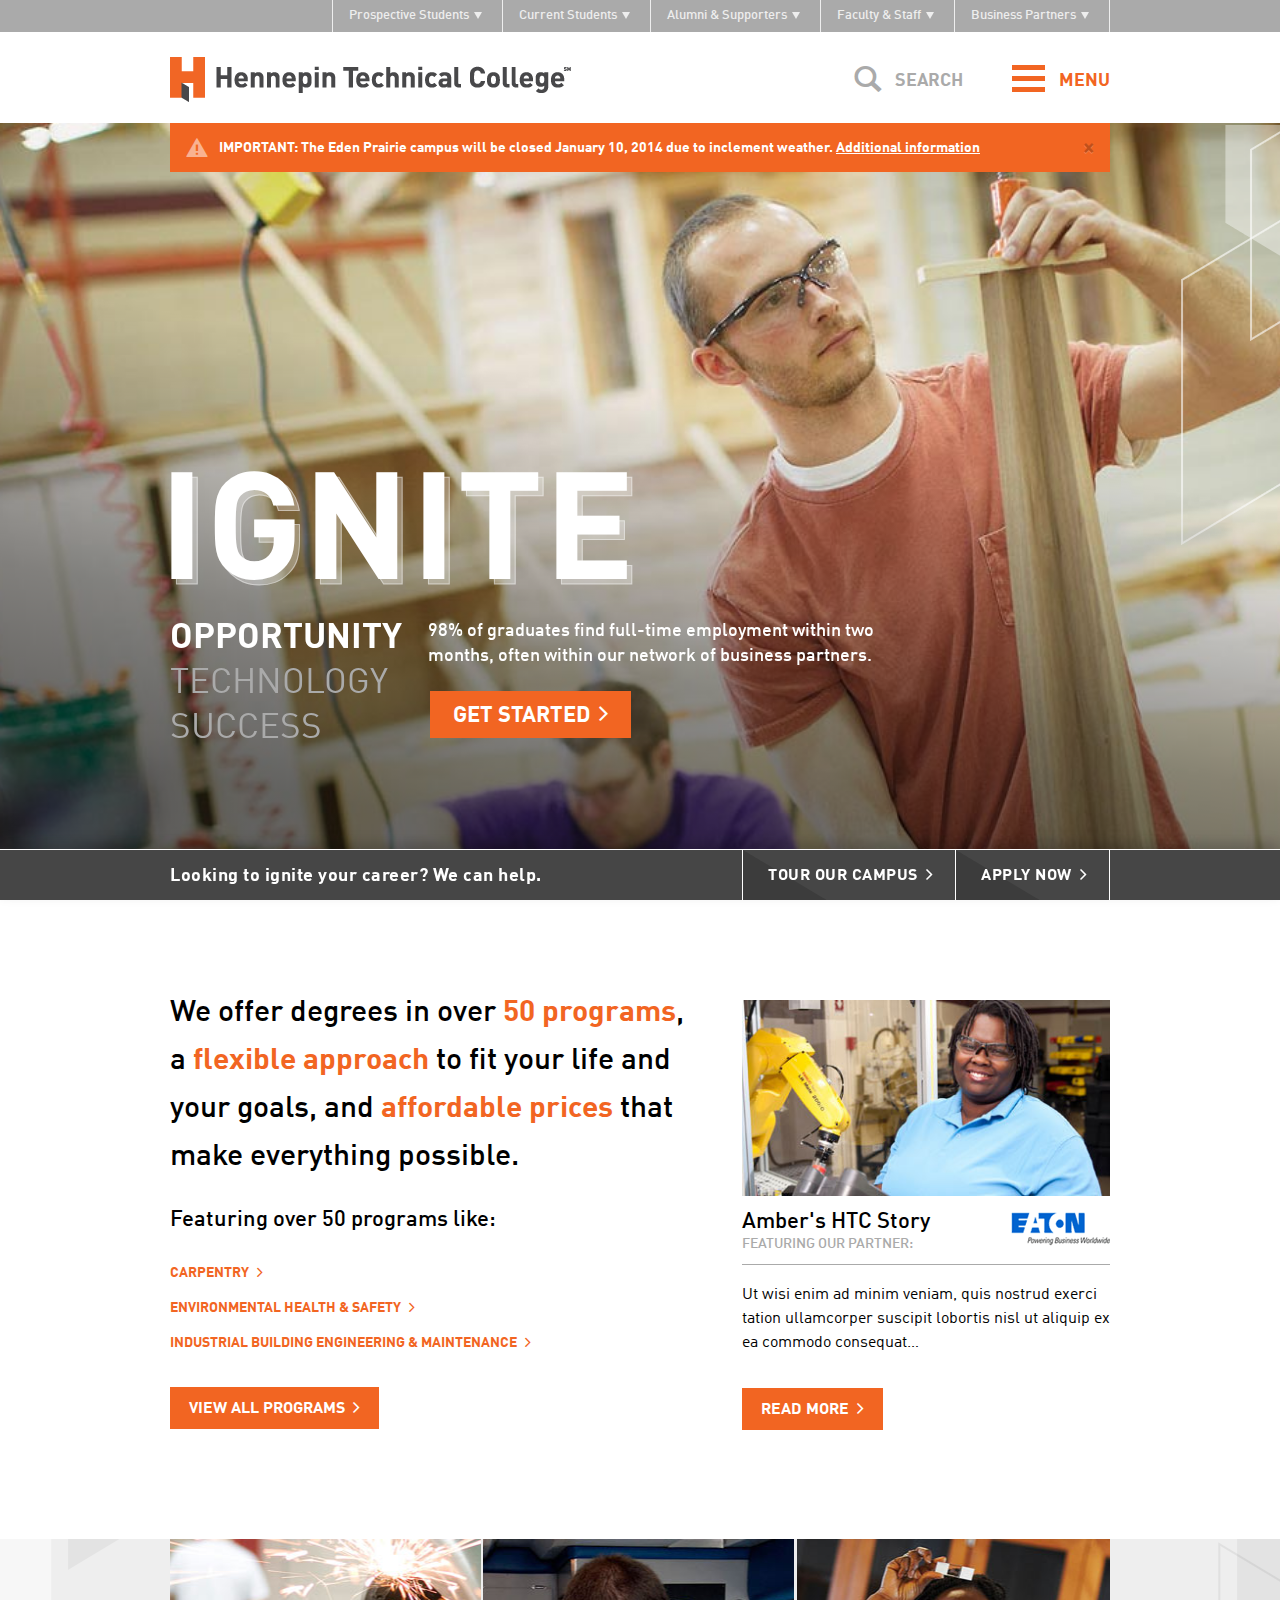
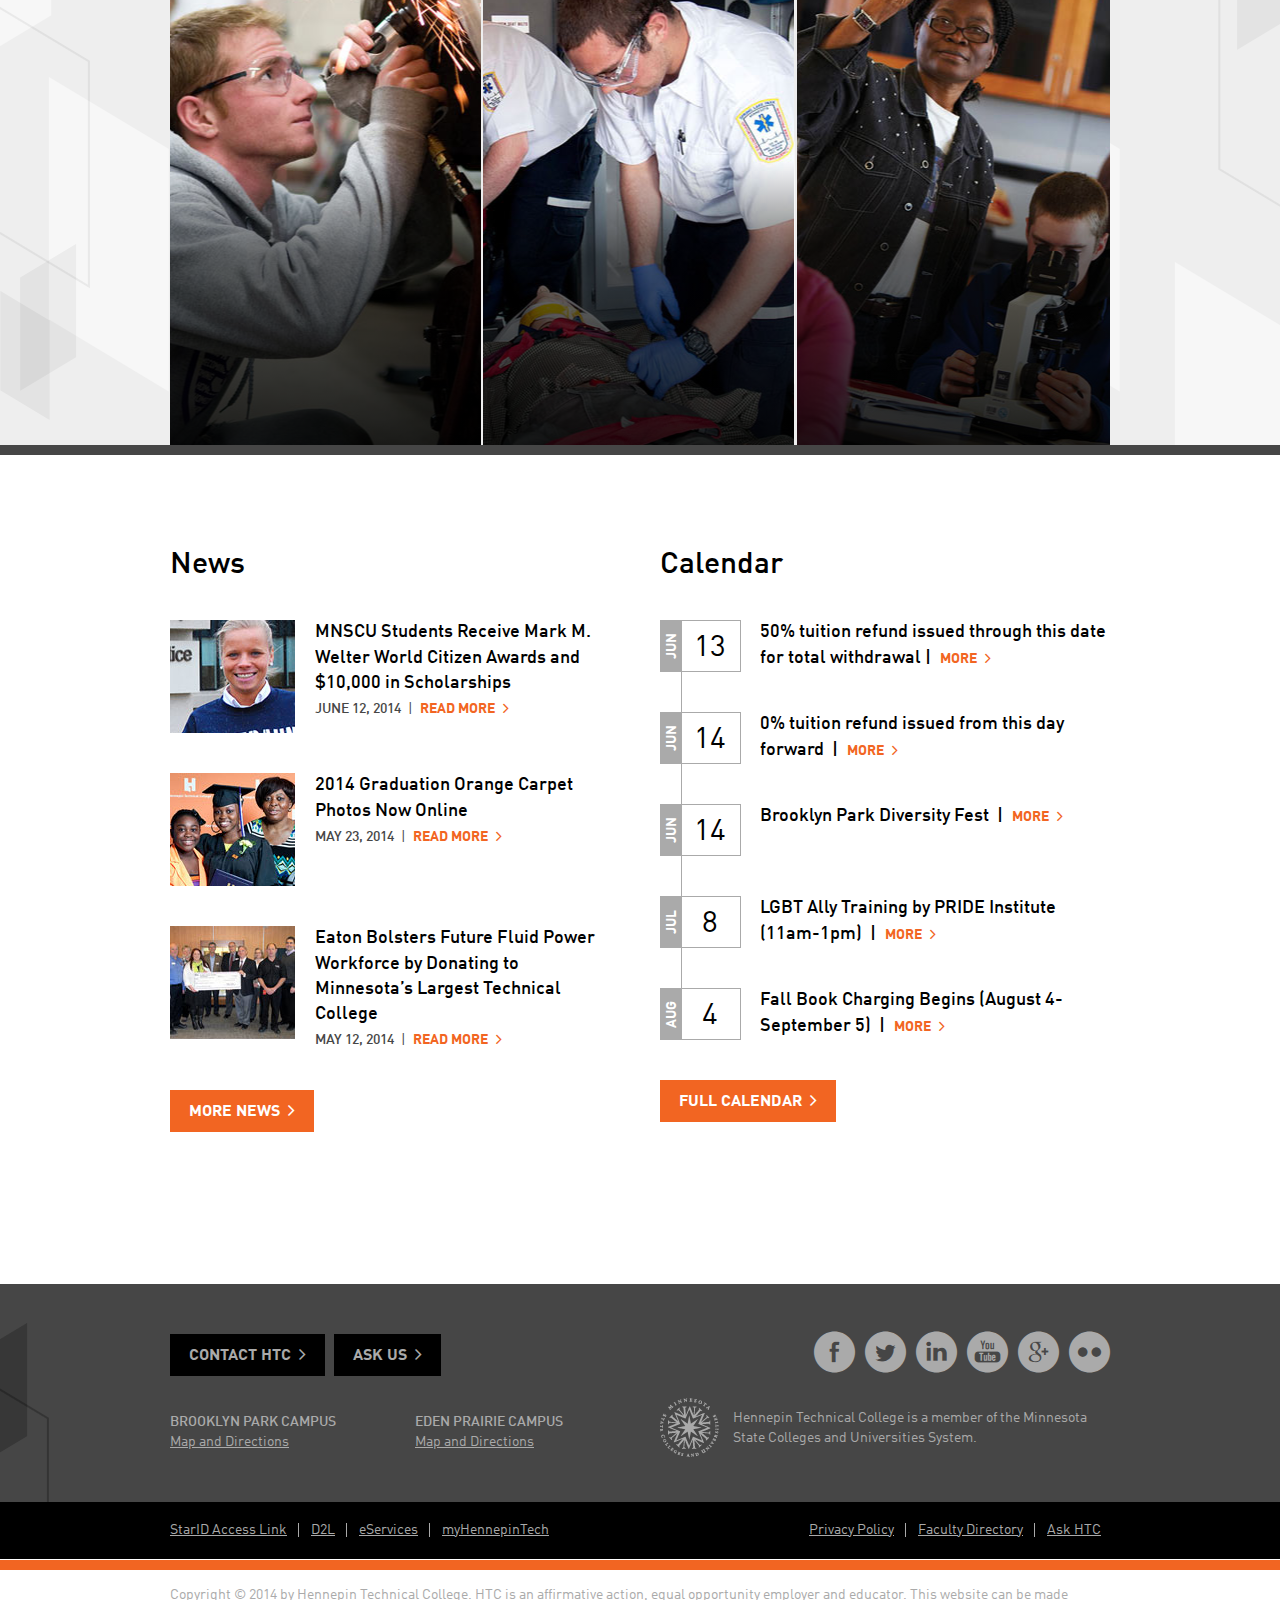
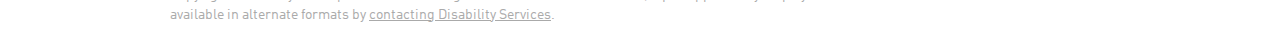
<file: index.html>
<!doctype html>
<!--[if IE 8]> <html class="no-js lt-ie10 lt-ie9"> <![endif]-->
<!--[if IE 9]> <html class="no-js lt-ie10"> <![endif]-->
<!--[if gt IE 9]><!--> <html class="no-js"> <!--<![endif]-->
	<head>
		<meta charset="utf-8">
		<meta http-equiv="X-UA-Compatible" content="IE=edge">
		<meta name="viewport" content="width=device-width, initial-scale=1">
		<meta name="description" content="Hennepin Technical College provides excellence in career and technical education for employment and advancement in an ever-changing global environment, embracing quality and innovation in career and technical education, workforce development, and lifelong learning." />
		<meta name="author" content="">
		<link rel="icon" href="favicon.ico">

		<title>Hennepin Technical College</title>

		<!-- Bootstrap core CSS & theme styles -->
		<link href="styles/master.css" rel="stylesheet">

		<!-- Modernizr for SVG detect -->
		<script src="js/libs/modernizr.custom.js"></script>

		<!-- HTML5 shim and Respond.js IE8 support of HTML5 elements and media queries -->
		<!--[if lt IE 9]>
			<script src="https://oss.maxcdn.com/html5shiv/3.7.2/html5shiv.min.js"></script>
			<script src="https://oss.maxcdn.com/respond/1.4.2/respond.min.js"></script>
		<![endif]-->
	</head>

	<body>

		<!-- My HTC Navbar -->
		<div class="my-htc-navigation navbar navbar-default" role="navigation">
			<div class="container">
				<div class="row">
				<div class="navbar-header">
					<button type="button" class="my-htc-toggle navbar-toggle collapsed" data-toggle="collapse" data-target="#my-htc-nav">
						Explore <span class="caret"></span>
					</button>
				</div>
				<div id="my-htc-nav" class="collapse navbar-collapse">
					<ul class="nav navbar-nav navbar-right">
						<li class="dropdown">
							<a href="#" class="dropdown-toggle" data-toggle="dropdown">Prospective Students <span class="caret"></span></a>
							<ul class="dropdown-menu" role="menu">
								<li><a href="#">Link 1</a></li>
								<li><a href="#">Link 2</a></li>
								<li><a href="#">Link 3</a></li>
								<li class="separated-link"><a href="#">Separated link</a></li>
							</ul>
						</li>
						<li class="dropdown">
							<a href="#" class="dropdown-toggle" data-toggle="dropdown">Current Students <span class="caret"></span></a>
							<ul class="dropdown-menu" role="menu">
								<li><a href="#">Link 1</a></li>
								<li><a href="#">Link 2</a></li>
								<li><a href="#">Link 3</a></li>
								<li class="separated-link"><a href="#">Separated link</a></li>
							</ul>
						</li>
						<li class="dropdown">
							<a href="#" class="dropdown-toggle" data-toggle="dropdown">Alumni & Supporters <span class="caret"></span></a>
							<ul class="dropdown-menu" role="menu">
								<li><a href="#">Link 1</a></li>
								<li><a href="#">Link 2</a></li>
								<li><a href="#">Link 3</a></li>
								<li class="separated-link"><a href="#">Separated link</a></li>
							</ul>
						</li>
						<li class="dropdown">
							<a href="#" class="dropdown-toggle" data-toggle="dropdown">Faculty & Staff <span class="caret"></span></a>
							<ul class="dropdown-menu" role="menu">
								<li><a href="#">Link 1</a></li>
								<li><a href="#">Link 2</a></li>
								<li><a href="#">Link 3</a></li>
								<li class="separated-link"><a href="#">Separated link</a></li>
							</ul>
						</li>
						<li class="dropdown">
							<a href="#" class="dropdown-toggle" data-toggle="dropdown">Business Partners <span class="caret"></span></a>
							<ul class="dropdown-menu" role="menu">
								<li><a href="#">Link 1</a></li>
								<li><a href="#">Link 2</a></li>
								<li><a href="#">Link 3</a></li>
								<li class="separated-link"><a href="#">Separated link</a></li>
							</ul>
						</li>                                                      
					</ul>
				</div><!--/.nav-collapse -->
			</div>
			</div><!--/.container -->
		</div><!--/.my-htc-navigation -->

		<!-- Header -->
		<header id="header" class="header home">
			<div class="search-bar-position">
				<div class="search-bar-cover">
					<div class="container">
						<div class="row">

							<div class="header-logo col-xs-9 col-sm-6">
								<a href="/"><img src="img/logo-htc.png" width="401" alt="Hennepin Technical College"></a>
							</div><!-- /.logo -->

							<div class="search-and-nav col-xs-3 col-sm-6">

								<div id="search-trigger" class="header-search">
									<span class="glyphicon glyphicon-search"></span> Search
								</div>

								<form id="header-search-form" class="header-search-form" method="get" action="#" role="search">
									<label class="sr-only" for="search">Search</label>
									<input id="search" class="search-form-input" type="search" name="search" placeholder="Search">
									<button class="search-form-submit glyphicon glyphicon-search" type="submit" role="button"></button>
								</form>

								<ul class="primary-navigation" role="navigation">
									<li class="dropdown">
										<a href="#" class="dropdown-toggle clearfix" data-toggle="dropdown">
											<span class="sr-only">Toggle Main Navigation</span>
											<div class="icon-bar-wrap">
												<span class="icon-bar"></span>
												<span class="icon-bar"></span>
												<span class="icon-bar"></span>
											</div>
											<div class="primary-nav-title">Menu</div>
										</a>
										<ul class="dropdown-menu dropdown-menu-right" role="menu">
											<li class="visible-xs-block">
													<form method="get" action="#" role="search" class="primary-nav-search">
														<label class="sr-only sr-only-focusable" for="search">Search</label>
														<input id="search" class="search-bar-input" type="search" name="search" placeholder="Search">
														<button class="search-bar-submit icon-angle-right" type="submit" role="button"></button>
													</form>
											</li>
											<li><a href="#">About HTC</a></li>
											<li><a href="#">Get Started</a></li>
											<li><a href="#">Degrees & Programs</a></li>
											<li><a href="#">Paying for College</a></li>
											<li><a href="#">Customized Training</a></li>
											<li><a href="#">News & Calendar</a></li>
										</ul>
									</li>
								</ul><!-- /.primary-navigation -->

							</div><!-- /.search-and-nav -->

						</div><!-- /.row -->
					</div><!-- /.container -->
				</div> <!-- /.search-bar-cover -->

				<div id="search-bar" class="search-bar hidden-xs">
						<div class="container">
							<form method="get" action="#" role="search">
								<label class="sr-only sr-only-focusable" for="search">Search</label>
								<input id="search" class="search-bar-input" type="search" name="search" placeholder="Search">
								<button class="search-bar-submit icon-angle-right" type="submit" role="button"></button>
							</form>
						</div>
				</div>

			</div> <!-- /.search-bar-position -->
		</header><!-- /.header -->

		<!-- HTC Alert -->
		<div class="htc-alert">
			<div class="container">
				<div class="alert alert-warning fade in" role="alert">
					<button type="button" class="close" data-dismiss="alert"><span aria-hidden="true">×</span><span class="sr-only">Close</span></button>
					IMPORTANT: The Eden Prairie campus will be closed January 10, 2014 due to inclement weather. <a href="#">Additional information</a>
				</div>
			</div>
		</div>

		<!-- HOME LAYOUT -->

		<!-- Home Featured Background Image Wrap & Shadow (wraps my htc and header) -->
		<div id="home-feature-background" class="home-feature-background">
		<div class="home-feature-shadow"></div>

			<!-- Home Featured Slideshow -->
			<div class="home-feature">
				<div class="container">

					<div class="home-feature-headline">
						<div class="text">IGNITE</div>
						<div class="shadow">IGNITE</div>
					</div>

					<ul id="home-feature-slider" class="home-feature-slider">
						<li>
							<span class="slide-title">Opportunity</span> 
							<span class="slide-content">98% of graduates find full-time employment within two months, often within our network of business partners.</span>
						</li>
						<li>
							<span class="slide-title">Technology</span> 
							<span class="slide-content">Cutting-edge tools and technology in the classroom give our students a competitive advantage in the job market.</span>
						</li>
						<li>
							<span class="slide-title">Success</span>
							<span class="slide-content">Whether starting, transitioning, or advancing careers, our students learn skills and earn success by doing.</span>
						</li>
						<li>
							<span class="slide-title">Possibilities</span> 
							<span class="slide-content">We offer degrees in over 50 programs, a flexible approach, and affordable prices that makes everything possible.</span>
						</li>
						<li>
							<span class="slide-title">Inspiration</span> 
							<span class="slide-content">Our active faculty and industry advisors bring careers of real-world insights and expertise into the classroom.</span>
						</li>
					</ul>

					<a href="#" class="home-feature-btn btn btn-lg btn-primary">Get Started</a>
				</div>
			</div>

		</div> <!-- /.home-feature-background -->

		<!-- Programs and Success Stories-->
		<div class="programs-and-success container">
			<div class="row">
				<div class="home-programs col-xs-12 col-sm-7 margin-rows-xs">
					<h1>We offer degrees in over <a href="#">50 programs</a>, a <a href="#">flexible approach</a> to fit your life and your goals, and <a href="#">affordable prices</a> that make everything possible.</h1>
					<h2>Featuring over 50 programs like:</h2>
					<ul class="home-program-list">
						<li><a href="#" class="arrow-link">Carpentry</a></li>
						<li><a href="#" class="arrow-link">Environmental Health & Safety</a></li>
						<li><a href="#" class="arrow-link">Industrial Building Engineering & Maintenance</a></li>
					</ul>
					<p><a class="btn btn-primary" href="#" role="button">View all programs</a></p>
				</div>
				<div class="success-story-module col-xs-12 col-sm-5 margin-rows-xs">
					<img src="img/home-success-photo.jpg" class="success-photo">
					<div class="success-header clearfix">
						<div class="row">
							<div class="col-xs-12 col-sm-8">
								<h2>Amber's HTC Story</h2>
								<h3>Featuring our partner:</h3>
							</div>
							<div class="col-xs-12 col-sm-4">
								<img src="img/partner-logo-eaton.png" class="success-logo">
							</div>
						</div>
					</div>
					<div class="success-excerpt">Ut wisi enim ad minim veniam, quis nostrud exerci tation ullamcorper suscipit lobortis nisl ut aliquip ex ea commodo consequat…</div>
					<a class="btn btn-primary" href="#" role="button">Read more</a>
				</div>
			</div>
		</div><!-- /.container -->

		<!-- HTC Data Points -->
		<div id="data-point-slider-wrap" class="data-point-slider-wrap">
			<div class="container">

				<ul id="data-point-slider-1" class="data-point-slider clearfix">
					<li style="background-image: url(img/home-data-photo-1.jpg)">
						<div class="dps-data">
							<div class="dps-number">97<span class="percent">%</span></div>
							<div class="dps-line"></div>
							<div class="dps-text">Employment Rate</div>
						</div> <!-- /.dps-data -->
						<div class="dps-overlay">
							<div class="dps-overlay-content">
								<div class="dps-overlay-headline">Lorem ipsum dolor sit amet, consectetur adipiscing elit. Donec facilisis lacus id.</div>
								<a href="#" class="btn btn-primary inverse">Button</a>
							</div>
						</div><!-- /.dps-overlay -->
					</li>
					<li style="background-image: url(img/home-data-photo-2.jpg)">
						<div class="dps-data">
							<div class="dps-number">50<span class="plus">+</span></div>
							<div class="dps-line"></div>
							<div class="dps-text">Fields of Study</div>
						</div><!-- /.dps-data -->
						<div class="dps-overlay">
							<div class="dps-overlay-content">
								<div class="dps-overlay-headline">Lorem ipsum dolor sit amet, consectetur adipiscing elit. Donec facilisis lacus id.</div>
								<a href="#" class="btn btn-primary inverse">Button</a>
							</div>
						</div><!-- /.dps-overlay -->
					</li>
					<li style="background-image: url(img/home-data-photo-3.jpg)">
						<div class="dps-data">
							<div class="dps-number"><span class="hash">#</span>1</div>
							<div class="dps-line"></div>
							<div class="dps-text">in Customized Training</div>
						</div> <!-- /.dps-data -->
						<div class="dps-overlay">
							<div class="dps-overlay-content">
								<div class="dps-overlay-headline">Lorem ipsum dolor sit amet, consectetur adipiscing elit. Donec facilisis lacus id.</div>
								<a href="#" class="btn btn-primary inverse">Button</a>
							</div>
						</div><!-- /.dps-overlay -->
					</li>
				</ul>

				<ul id="data-point-slider-2" class="data-point-slider clearfix">
					<li style="background-image: url(img/home-data-photo-2.jpg)">
						<div class="dps-data">
							<div class="dps-number">50<span class="plus">+</span></div>
							<div class="dps-line"></div>
							<div class="dps-text">Fields of Study</div>
						</div> <!-- /.dps-data -->
						<div class="dps-overlay">
							<div class="dps-overlay-content">
								<div class="dps-overlay-headline">Lorem ipsum dolor sit amet, consectetur adipiscing elit. Donec facilisis lacus id.</div>
								<a href="#" class="btn btn-primary inverse">Overlay Button</a>
							</div>
						</div><!-- /.dps-overlay -->
					</li>
					<li style="background-image: url(img/home-data-photo-1.jpg)">
						<div class="dps-data">
							<div class="dps-number">97<span class="percent">%</span></div>
							<div class="dps-line"></div>
							<div class="dps-text">Employment Rate</div>
						</div> <!-- /.dps-data -->
						<div class="dps-overlay">
							<div class="dps-overlay-content">
								<div class="dps-overlay-headline">Lorem ipsum dolor sit amet, consectetur adipiscing elit. Donec facilisis lacus id.</div>
								<a href="#" class="btn btn-primary inverse">Overlay Button</a>
							</div>
						</div><!-- /.dps-overlay -->
					</li>
					<li style="background-image: url(img/home-data-photo-3.jpg)">
						<div class="dps-data">
							<div class="dps-number"><span class="hash">#</span>1</div>
							<div class="dps-line"></div>
							<div class="dps-text">in Customized Training</div>
						</div> <!-- /.dps-data -->
						<div class="dps-overlay">
							<div class="dps-overlay-content">
								<div class="dps-overlay-headline">Lorem ipsum dolor sit amet, consectetur adipiscing elit. Donec facilisis lacus id.</div>
								<a href="#" class="btn btn-primary inverse">Overlay Button</a>
							</div>
						</div><!-- /.dps-overlay -->
					</li>
				</ul>

				<ul id="data-point-slider-3" class="data-point-slider clearfix">
					<li style="background-image: url(img/home-data-photo-3.jpg)">
						<div class="dps-data">
							<div class="dps-number"><span class="hash">#</span>1</div>
							<div class="dps-line"></div>
							<div class="dps-text">in Customized Training</div>
						</div> <!-- /.dps-data -->
						<div class="dps-overlay">
							<div class="dps-overlay-content">
								<div class="dps-overlay-headline">Lorem ipsum dolor sit amet, consectetur adipiscing elit. Donec facilisis lacus id.</div>
								<a href="#" class="btn btn-primary inverse">Overlay Button</a>
							</div>
						</div><!-- /.dps-overlay -->
					</li>
					<li style="background-image: url(img/home-data-photo-2.jpg)">
						<div class="dps-data">
							<div class="dps-number">50<span class="plus">+</span></div>
							<div class="dps-line"></div>
							<div class="dps-text">Fields of Study</div>
						</div> <!-- /.dps-data -->
						<div class="dps-overlay">
							<div class="dps-overlay-content">
								<div class="dps-overlay-headline">Lorem ipsum dolor sit amet, consectetur adipiscing elit. Donec facilisis lacus id.</div>
								<a href="#" class="btn btn-primary inverse">Overlay Button</a>
							</div>
						</div><!-- /.dps-overlay -->
					</li>
					<li style="background-image: url(img/home-data-photo-1.jpg)">
						<div class="dps-data">
							<div class="dps-number">97<span class="percent">%</span></div>
							<div class="dps-line"></div>
							<div class="dps-text">Employment Rate</div>
						</div> <!-- /.dps-data -->
						<div class="dps-overlay">
							<div class="dps-overlay-content">
								<div class="dps-overlay-headline">Lorem ipsum dolor sit amet, consectetur adipiscing elit. Donec facilisis lacus id.</div>
								<a href="#" class="btn btn-primary inverse">Overlay Button</a>
							</div>
						</div><!-- /.dps-overlay -->
					</li>
				</ul>

			</div>
		</div><!-- /.data-point-slides -->

		<!-- News & Calendar -->
		<div class="news-and-calendar">
			<div class="container">
				<div class="row">
					<div class="col-xs-12 col-sm-6 margin-rows-xs">
						<h2 class="h1">News</h2>
						<ul class="media-list">
							<li class="media">
								<img src="img/home-news-1.jpg" alt="" class="media-image pull-left">
								<div class="media-body">
							      	<h3 class="media-heading"><a href="#">MNSCU Students Receive Mark M. Welter World Citizen Awards and $10,000 in Scholarships</a></h3>
									<div class="media-date">June 12, 2014</div> <span class="media-separator">|</span>  <a href="#" class="media-link arrow-link">Read more</a>
							    </div>
							</li>
							<li class="media">
								<img src="img/home-news-2.jpg" alt="" class="media-image pull-left">
								<div class="media-body">
							      	<h3 class="media-heading"><a href="#">2014 Graduation Orange Carpet Photos Now Online</a></h3>
									<div class="media-date">May 23, 2014</div> <span class="media-separator">|</span>  <a href="#" class="media-link arrow-link">Read more</a>
							    </div>
							</li>
							<li class="media">
								<img src="img/home-news-3.jpg" alt="" class="media-image pull-left">
								<div class="media-body">
							      	<h3 class="media-heading"><a href="#">Eaton Bolsters Future Fluid Power Workforce by Donating to Minnesota’s Largest Technical College</a></h3>
									<div class="media-date">May 12, 2014</div> <span class="media-separator">|</span>  <a href="#" class="media-link arrow-link">Read more</a>
							    </div>
							</li>
						</ul>   
						<a class="btn btn-primary" href="#" role="button">More news</a>
					</div>
					<div class="col-xs-12 col-sm-6 margin-rows-xs">
						<h2 class="h1">Calendar</h2>
						<ul class="calendar-list-module">
							<li class="calendar-event">
								<div class="calendar-list-date"><span class="month">Jun</span> <span class="day">13</span></div>
								<h3 class="calendar-list-title"><a href="#">50% tuition refund issued through this date for total withdrawal<span class="separator">|</span><span class="arrow-link">More</span></a></h3>		
							</li>
							<li class="calendar-event">
								<div class="calendar-list-date"><span class="month">Jun</span> <span class="day">14</span></div>
								<h3 class="calendar-list-title"><a href="#">0% tuition refund issued from this day forward <span class="separator">|</span><span class="arrow-link">More</span></a></h3>		
							</li>
							<li class="calendar-event">
								<div class="calendar-list-date"><span class="month">Jun</span> <span class="day">14</span></div>
								<h3 class="calendar-list-title"><a href="#">Brooklyn Park Diversity Fest <span class="separator">|</span><span class="arrow-link">More</span></a></h3>		
							</li>
							<li class="calendar-event">
								<div class="calendar-list-date"><span class="month">Jul</span> <span class="day">8</span></div>
								<h3 class="calendar-list-title"><a href="#">LGBT Ally Training by PRIDE Institute (11am-1pm) <span class="separator">|</span><span class="arrow-link">More</span></a></h3>		
							</li>
							<li class="calendar-event">
								<div class="calendar-list-date"><span class="month">Aug</span> <span class="day">4</span></div>
								<h3 class="calendar-list-title"><a href="#">Fall Book Charging Begins (August 4-September 5) <span class="separator">|</span><span class="arrow-link">More</span></a></h3>		
							</li>
						</ul>
						<a class="btn btn-primary" href="#" role="button">Full calendar</a>
					</div>
				</div>
			</div><!-- /.container -->
		</div><!-- /.news-and-calendar -->

		<!-- / END HOME LAYOUT -->

		<!-- Footer -->
		<footer class="home clearfix">
			
			<div class="footer-level-1">
				<div class="container">
					<div class="fl1-headline">Looking to ignite your career? We can help.</div>
					<div class="fl1-cta">
						<a href="#" class="fl1-btn arrow-link">Tour Our Campus</a>
						<a href="#" class="fl1-btn arrow-link">Apply Now</a>
					</div>
				</div>
			</div>

			<div class="footer-level-2">
				<div class="container">
					<div class="row">
						<div class="col-xs-12 col-sm-6">
							<a href="#" class="btn btn-primary dark">Contact HTC</a>
							<a href="#" class="btn btn-primary dark">Ask Us</a>

							<div class="campus-links row">
								<div class="col-xs-6">
									<div class="uppercase">Brooklyn Park Campus</div>
									<a href="#">Map and Directions</a>
								</div>
								<div class="col-xs-6">
									<div class="uppercase">Eden Prairie Campus</div>
									<a href="#">Map and Directions</a>
								</div>
							</div>
							
						</div>
						<div class="col-xs-12 col-sm-6">
							<div class="social-icons">
								<span class="icon-facebook"></span>
								<span class="icon-twitter"></span>
								<span class="icon-linkedin"></span>
								<span class="icon-youtube"></span>
								<span class="icon-gplus"></span>
								<span class="icon-flickr"></span>
							</div> <!-- //.social-icons -->

							<div class="mnscu">
								<img src="img/logo-mnscu.png" alt="Minnesota State Colleges and Universities">
								Hennepin Technical College is a member of the Minnesota State Colleges and Universities System.
							</div> <!-- //.mnscu -->
						</div> <!-- //.col.. -->
					</div> <!-- //.row -->
				</div> <!-- //.container -->
			</div> <!-- //.footer-level-2 -->

			<div class="footer-level-3">
				<div class="container">
					<div class="row">
						<div class="col-xs-12 col-sm-6">
							<ul>
								<li><a href="#">StarID Access Link</a></li>
								<li><a href="#">D2L</a></li>
								<li><a href="#">eServices</a></li>
								<li><a href="#">myHennepinTech</a></li>
							</ul>
						</div>
						<div class="col-xs-12 col-sm-6">
							<ul>
								<li><a href="#">Privacy Policy</a></li>
								<li><a href="#">Faculty Directory</a></li>
								<li><a href="#">Ask HTC</a> </li>
							</ul>
						</div>
					</div> <!-- //.row -->
				</div> <!-- //.container -->
			</div> <!-- //.footer-level-3 -->

			<div class="footer-level-4">
				<div class="container">
					Copyright &copy; 2014 by Hennepin Technical College. HTC is an affirmative action, equal opportunity employer and educator. This website can be made available in alternate formats by <a href="#">contacting Disability Services</a>.
				</div> <!-- //.container -->
			</div> <!-- //.footer-level-4 -->

		</footer>


		<!-- end layout, start scripts -->
		<script src="//ajax.googleapis.com/ajax/libs/jquery/1.11.0/jquery.min.js"></script>
		<script>window.jQuery || document.write('<script src="js/libs/jquery-1.11.0.min.js"><\/script>')</script>
		<script src="js/libs/bootstrap.min.js"></script>

		<script src="js/plugins.js"></script>
		<script src="js/scripts.js"></script>
		
	</body>
</html>
</file>
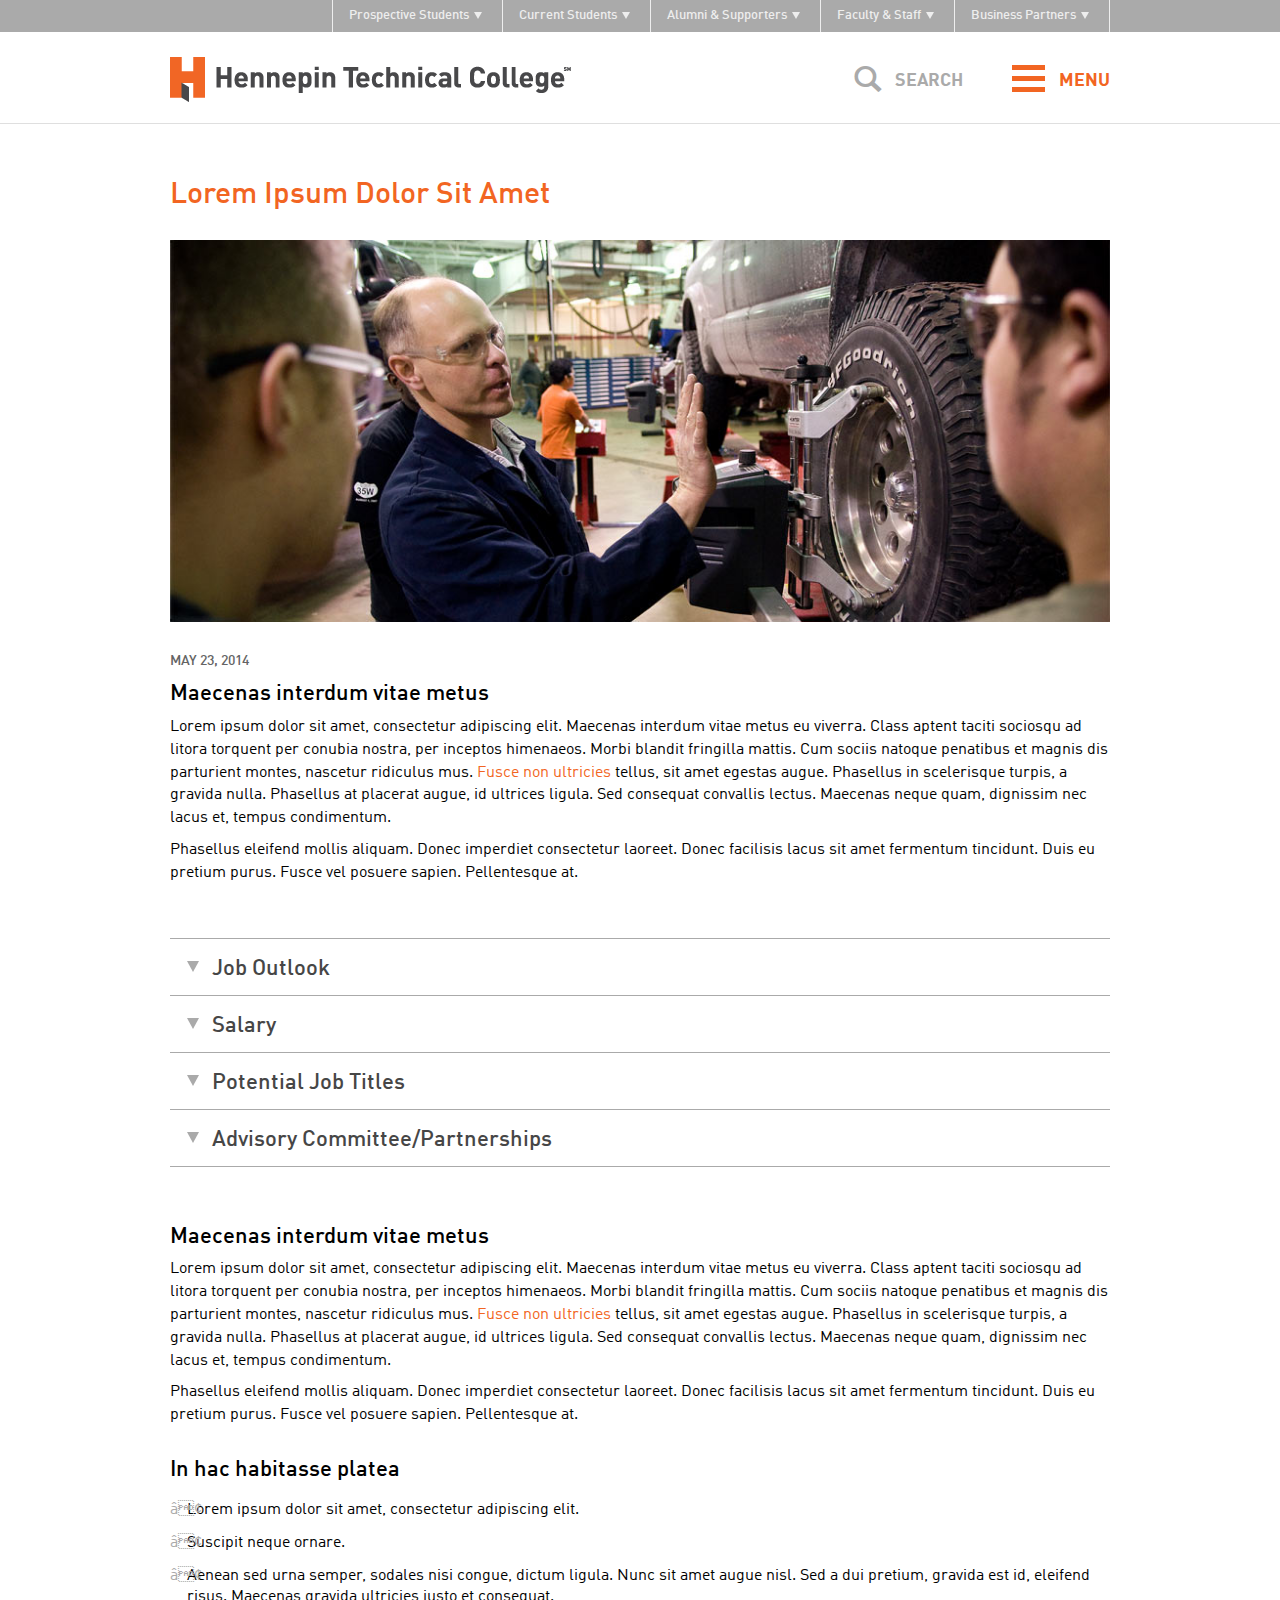
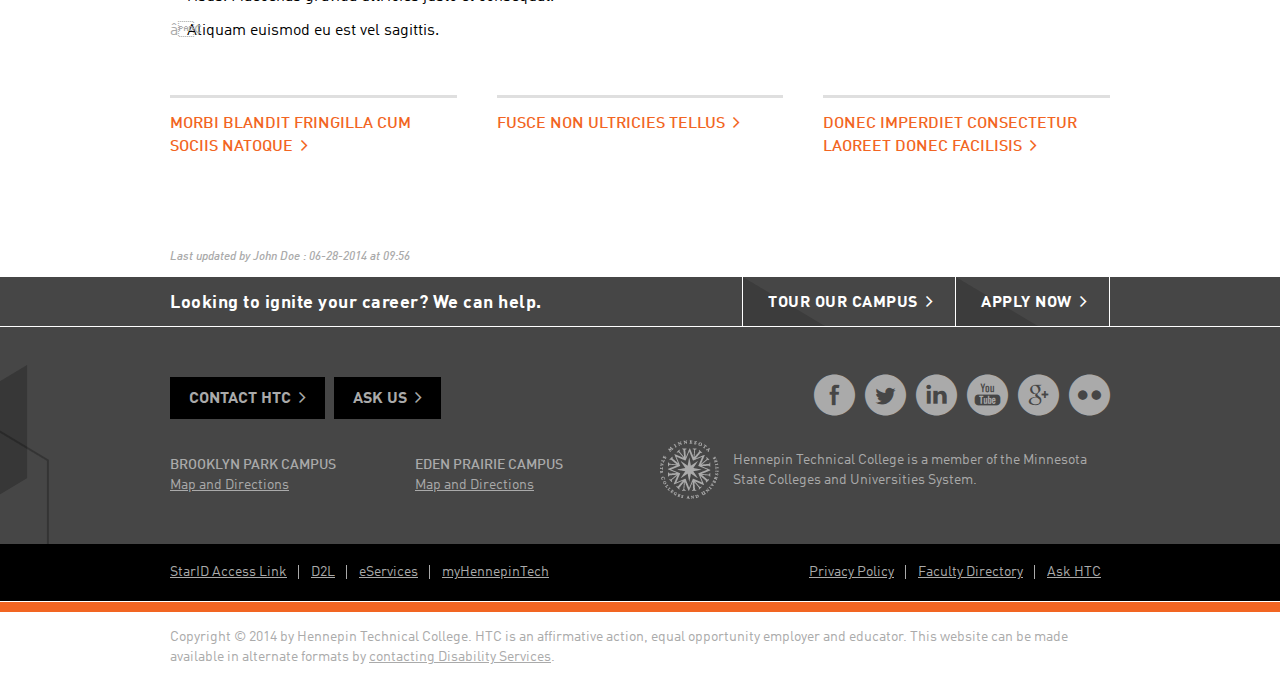
<file: inside-a.html>
<!doctype html>
<!--[if IE 8]> <html class="no-js lt-ie10 lt-ie9"> <![endif]-->
<!--[if IE 9]> <html class="no-js lt-ie10"> <![endif]-->
<!--[if gt IE 9]><!--> <html class="no-js"> <!--<![endif]-->
	<head>
		<meta charset="utf-8">
		<meta http-equiv="X-UA-Compatible" content="IE=edge">
		<meta name="viewport" content="width=device-width, initial-scale=1">
		<meta name="description" content="Hennepin Technical College provides excellence in career and technical education for employment and advancement in an ever-changing global environment, embracing quality and innovation in career and technical education, workforce development, and lifelong learning." />
		<meta name="author" content="">
		<link rel="icon" href="favicon.ico">

		<title>Hennepin Technical College</title>

		<!-- Bootstrap core CSS & theme styles -->
		<link href="styles/master.css" rel="stylesheet">

		<!-- Modernizr for SVG detect -->
		<script src="js/libs/modernizr.custom.js"></script>

		<!-- HTML5 shim and Respond.js IE8 support of HTML5 elements and media queries -->
		<!--[if lt IE 9]>
			<script src="https://oss.maxcdn.com/html5shiv/3.7.2/html5shiv.min.js"></script>
			<script src="https://oss.maxcdn.com/respond/1.4.2/respond.min.js"></script>
		<![endif]-->
	</head>

	<body>

		<!-- My HTC Navbar -->
		<div class="my-htc-navigation navbar navbar-default" role="navigation">
			<div class="container">
				<div class="row">
				<div class="navbar-header">
					<button type="button" class="my-htc-toggle navbar-toggle collapsed" data-toggle="collapse" data-target="#my-htc-nav">
						Explore <span class="caret"></span>
					</button>
				</div>
				<div id="my-htc-nav" class="collapse navbar-collapse">
					<ul class="nav navbar-nav navbar-right">
						<li class="dropdown">
							<a href="#" class="dropdown-toggle" data-toggle="dropdown">Prospective Students <span class="caret"></span></a>
							<ul class="dropdown-menu" role="menu">
								<li><a href="#">Link 1</a></li>
								<li><a href="#">Link 2</a></li>
								<li><a href="#">Link 3</a></li>
								<li class="separated-link"><a href="#">Separated link</a></li>
							</ul>
						</li>
						<li class="dropdown">
							<a href="#" class="dropdown-toggle" data-toggle="dropdown">Current Students <span class="caret"></span></a>
							<ul class="dropdown-menu" role="menu">
								<li><a href="#">Link 1</a></li>
								<li><a href="#">Link 2</a></li>
								<li><a href="#">Link 3</a></li>
								<li class="separated-link"><a href="#">Separated link</a></li>
							</ul>
						</li>
						<li class="dropdown">
							<a href="#" class="dropdown-toggle" data-toggle="dropdown">Alumni & Supporters <span class="caret"></span></a>
							<ul class="dropdown-menu" role="menu">
								<li><a href="#">Link 1</a></li>
								<li><a href="#">Link 2</a></li>
								<li><a href="#">Link 3</a></li>
								<li class="separated-link"><a href="#">Separated link</a></li>
							</ul>
						</li>
						<li class="dropdown">
							<a href="#" class="dropdown-toggle" data-toggle="dropdown">Faculty & Staff <span class="caret"></span></a>
							<ul class="dropdown-menu" role="menu">
								<li><a href="#">Link 1</a></li>
								<li><a href="#">Link 2</a></li>
								<li><a href="#">Link 3</a></li>
								<li class="separated-link"><a href="#">Separated link</a></li>
							</ul>
						</li>
						<li class="dropdown">
							<a href="#" class="dropdown-toggle" data-toggle="dropdown">Business Partners <span class="caret"></span></a>
							<ul class="dropdown-menu" role="menu">
								<li><a href="#">Link 1</a></li>
								<li><a href="#">Link 2</a></li>
								<li><a href="#">Link 3</a></li>
								<li class="separated-link"><a href="#">Separated link</a></li>
							</ul>
						</li>                                                      
					</ul>
				</div><!--/.nav-collapse -->
			</div>
			</div><!--/.container -->
		</div><!--/.my-htc-navigation -->

		<!-- Header -->
		<header id="header" class="header">
			<div class="search-bar-position">
				<div class="search-bar-cover">
					<div class="container">
						<div class="row">

							<div class="header-logo col-xs-9 col-sm-7">
								<a href="/"><img src="img/logo-htc.png" width="401" alt="Hennepin Technical College"></a>
							</div><!-- /.logo -->

							<div class="search-and-nav col-xs-3 col-sm-5">

								<div id="search-trigger" class="header-search">
									<span class="glyphicon glyphicon-search"></span> Search
								</div>

								<form id="header-search-form" class="header-search-form" method="get" action="#" role="search">
									<label class="sr-only sr-only-focusable" for="search">Search</label>
									<input id="search" class="search-form-input" type="search" name="search" placeholder="Search">
									<button class="search-form-submit glyphicon glyphicon-search" type="submit" role="button"></button>
								</form>

								<ul class="primary-navigation" role="navigation">
									<li class="dropdown">
										<a href="#" class="dropdown-toggle clearfix" data-toggle="dropdown">
											<span class="sr-only">Toggle Main Navigation</span>
											<div class="icon-bar-wrap">
												<span class="icon-bar"></span>
												<span class="icon-bar"></span>
												<span class="icon-bar"></span>
											</div>
											<div class="primary-nav-title">Menu</div>
										</a>
										<ul class="dropdown-menu dropdown-menu-right" role="menu">
											<li class="visible-xs-block">
													<form method="get" action="#" role="search" class="primary-nav-search">
														<label class="sr-only sr-only-focusable" for="search">Search</label>
														<input id="search" class="search-bar-input" type="search" name="search" placeholder="Search">
														<button class="search-bar-submit icon-angle-right" type="submit" role="button"></button>
													</form>
											</li>
											<li><a href="#">About HTC</a></li>
											<li><a href="#">Get Started</a></li>
											<li><a href="#">Degrees & Programs</a></li>
											<li><a href="#">Paying for College</a></li>
											<li><a href="#">Customized Training</a></li>
											<li><a href="#">News & Calendar</a></li>
										</ul>
									</li>
								</ul><!-- /.primary-navigation -->

							</div><!-- /.search-and-nav -->

						</div><!-- /.row -->
					</div><!-- /.container -->
				</div> <!-- /.search-bar-cover -->

				<div id="search-bar" class="search-bar hidden-xs">
						<div class="container">
							<form method="get" action="#" role="search">
								<label class="sr-only sr-only-focusable" for="search">Search</label>
								<input id="search" class="search-bar-input" type="search" name="search" placeholder="Search">
								<button class="search-bar-submit icon-angle-right" type="submit" role="button"></button>
							</form>
						</div>
				</div>

			</div> <!-- /.search-bar-position -->
		</header><!-- /.header -->

		<!-- INSIDE LAYOUT: A -->

		<!-- Main content -->
		<div class="main-content container">
			<div class="row">
				<div class="col-xs-12">
					<h1>Lorem Ipsum Dolor Sit Amet</h1>

					<img src="img/interior-banner.jpg" class="content-image full-width">

					<div class="page-meta-info">May 23, 2014</div>

					<h2>Maecenas interdum vitae metus</h2>
					<p>Lorem ipsum dolor sit amet, consectetur adipiscing elit. Maecenas interdum vitae metus eu viverra. Class aptent taciti sociosqu ad litora torquent per conubia nostra, per inceptos himenaeos. Morbi blandit fringilla mattis. Cum sociis natoque penatibus et magnis dis parturient montes, nascetur ridiculus mus. <a href="#">Fusce non ultricies</a> tellus, sit amet egestas augue. Phasellus in scelerisque turpis, a gravida nulla. Phasellus at placerat augue, id ultrices ligula. Sed consequat convallis lectus. Maecenas neque quam, dignissim nec lacus et, tempus condimentum.</p>
					<p>Phasellus eleifend mollis aliquam. Donec imperdiet consectetur laoreet. Donec facilisis lacus sit amet fermentum tincidunt. Duis eu pretium purus. Fusce vel posuere sapien. Pellentesque at.</p>

					<div class="accordion">
                          
                      	<div class="acc-section">
                          	<div class="acc-header"><h2>Job Outlook</h2></div>
                          	<div class="acc-content">
	                            <p>Lorem ipsum dolor sit amet, consectetur adipiscing elit. Maecenas interdum vitae metus eu. Class apLorem ipsum dolor sit amet, consectetur adipiscing elit. Maecenas interdum vitae metus eu viverra. Class aptent taciti sociosqu ad litora torquent per conubia nostra, per inceptos himenaeos. Morbi blandit fringilla mattis. Cum sociis natoque penatibus auctor lorem, sit tent taciti.</p>
					        	<a href="#" class="acc-link arrow-link">Lorem ipsum dolor</a>
                          	</div>
                      	</div>
                      	<div class="acc-section">
                          	<div class="acc-header"><h2>Salary</h2></div>
                          	<div class="acc-content">
	                            <p>Lorem ipsum dolor sit amet, consectetur adipiscing elit. Maecenas interdum vitae metus eu. Class apLorem ipsum dolor sit amet, consectetur adipiscing elit. Maecenas interdum vitae metus eu viverra. Class aptent taciti sociosqu ad litora torquent per conubia nostra, per inceptos himenaeos. Morbi blandit fringilla mattis. Cum sociis natoque penatibus auctor lorem, sit tent taciti.</p>
					        	<a href="#" class="acc-link arrow-link">Lorem ipsum dolor</a>
                          	</div>
                      	</div>
                      	<div class="acc-section">
                          	<div class="acc-header"><h2>Potential Job Titles</h2></div>
                          	<div class="acc-content">
	                            <p>Lorem ipsum dolor sit amet, consectetur adipiscing elit. Maecenas interdum vitae metus eu. Class apLorem ipsum dolor sit amet, consectetur adipiscing elit. Maecenas interdum vitae metus eu viverra. Class aptent taciti sociosqu ad litora torquent per conubia nostra, per inceptos himenaeos. Morbi blandit fringilla mattis. Cum sociis natoque penatibus auctor lorem, sit tent taciti.</p>
					        	<a href="#" class="acc-link arrow-link">Lorem ipsum dolor</a>
                          	</div>
                      	</div>
                      	<div class="acc-section">
                          	<div class="acc-header"><h2>Advisory Committee/Partnerships</h2></div>
                          	<div class="acc-content">
	                            <p>Lorem ipsum dolor sit amet, consectetur adipiscing elit. Maecenas interdum vitae metus eu. Class apLorem ipsum dolor sit amet, consectetur adipiscing elit. Maecenas interdum vitae metus eu viverra. Class aptent taciti sociosqu ad litora torquent per conubia nostra, per inceptos himenaeos. Morbi blandit fringilla mattis. Cum sociis natoque penatibus auctor lorem, sit tent taciti.</p>
					        	<a href="#" class="acc-link arrow-link">Lorem ipsum dolor</a>
                          	</div>
                      	</div>

                    </div><!-- ///accordion -->
				
					<h2>Maecenas interdum vitae metus</h2>
					<p>Lorem ipsum dolor sit amet, consectetur adipiscing elit. Maecenas interdum vitae metus eu viverra. Class aptent taciti sociosqu ad litora torquent per conubia nostra, per inceptos himenaeos. Morbi blandit fringilla mattis. Cum sociis natoque penatibus et magnis dis parturient montes, nascetur ridiculus mus. <a href="#">Fusce non ultricies</a> tellus, sit amet egestas augue. Phasellus in scelerisque turpis, a gravida nulla. Phasellus at placerat augue, id ultrices ligula. Sed consequat convallis lectus. Maecenas neque quam, dignissim nec lacus et, tempus condimentum.</p>
					<p>Phasellus eleifend mollis aliquam. Donec imperdiet consectetur laoreet. Donec facilisis lacus sit amet fermentum tincidunt. Duis eu pretium purus. Fusce vel posuere sapien. Pellentesque at.</p>

					<h2>In hac habitasse platea</h2>
					<ul class="list">
						<li>Lorem ipsum dolor sit amet, consectetur adipiscing elit.</li>
						<li>Suscipit neque ornare.</li>
						<li>Aenean sed urna semper, sodales nisi congue, dictum ligula. Nunc sit amet augue nisl. Sed a dui pretium, gravida est id, eleifend risus. Maecenas gravida ultricies justo et consequat.</li>
						<li>Aliquam euismod eu est vel sagittis.</li>
					</ul>

					<div class="content-footer row">
						<div class="col-xs-12 col-sm-4">
							<div class="content-footer-content">
								<a href="#" class="arrow-link">Morbi blandit fringilla  Cum sociis natoque</a>
							</div>
						</div>
						<div class="col-xs-12 col-sm-4">
							<div class="content-footer-content">
								<a href="#" class="arrow-link">Fusce non ultricies tellus</a>
							</div>
						</div>
						<div class="col-xs-12 col-sm-4">
							<div class="content-footer-content">
								<a href="#" class="arrow-link">Donec imperdiet consectetur laoreet Donec facilisis</a>
							</div>
						</div>
					</div>

				</div>
			</div><!-- /.row -->
		</div><!-- /.container -->

		<!-- Main content -->
		<div class="content-updated container">
			<div class="row">
				<div class="col-xs-12">
					<p>Last updated by John Doe : 06-28-2014 at 09:56</p>
				</div>
			</div><!-- /.row -->
		</div><!-- /.container -->

		<!-- / END INSIDE LAYOUT: A -->

		<!-- Footer -->
		<footer class="clearfix">
			
			<div class="footer-level-1">
				<div class="container">
					<div class="fl1-headline">Looking to ignite your career? We can help.</div>
					<div class="fl1-cta">
						<a href="#" class="fl1-btn arrow-link">Tour Our Campus</a>
						<a href="#" class="fl1-btn arrow-link">Apply Now</a>
					</div>
				</div>
			</div>

			<div class="footer-level-2">
				<div class="container">
					<div class="row">
						<div class="col-xs-12 col-sm-6">
							<a href="#" class="btn btn-primary dark">Contact HTC</a>
							<a href="#" class="btn btn-primary dark">Ask Us</a>

							<div class="campus-links row">
								<div class="col-xs-6">
									<div class="uppercase">Brooklyn Park Campus</div>
									<a href="#">Map and Directions</a>
								</div>
								<div class="col-xs-6">
									<div class="uppercase">Eden Prairie Campus</div>
									<a href="#">Map and Directions</a>
								</div>
							</div>
							
						</div>
						<div class="col-xs-12 col-sm-6">
							<div class="social-icons">
								<span class="icon-facebook"></span>
								<span class="icon-twitter"></span>
								<span class="icon-linkedin"></span>
								<span class="icon-youtube"></span>
								<span class="icon-gplus"></span>
								<span class="icon-flickr"></span>
							</div> <!-- //.social-icons -->

							<div class="mnscu">
								<img src="img/logo-mnscu.png" alt="Minnesota State Colleges and Universities">
								Hennepin Technical College is a member of the Minnesota State Colleges and Universities System.
							</div> <!-- //.mnscu -->
						</div> <!-- //.col.. -->
					</div> <!-- //.row -->
				</div> <!-- //.container -->
			</div> <!-- //.footer-level-2 -->

			<div class="footer-level-3">
				<div class="container">
					<div class="row">
						<div class="col-xs-12 col-sm-6">
							<ul>
								<li><a href="#">StarID Access Link</a></li>
								<li><a href="#">D2L</a></li>
								<li><a href="#">eServices</a></li>
								<li><a href="#">myHennepinTech</a></li>
							</ul>
						</div>
						<div class="col-xs-12 col-sm-6">
							<ul>
								<li><a href="#">Privacy Policy</a></li>
								<li><a href="#">Faculty Directory</a></li>
								<li><a href="#">Ask HTC</a> </li>
							</ul>
						</div>
					</div> <!-- //.row -->
				</div> <!-- //.container -->
			</div> <!-- //.footer-level-3 -->

			<div class="footer-level-4">
				<div class="container">
					Copyright &copy; 2014 by Hennepin Technical College. HTC is an affirmative action, equal opportunity employer and educator. This website can be made available in alternate formats by <a href="#">contacting Disability Services</a>.
				</div> <!-- //.container -->
			</div> <!-- //.footer-level-4 -->

		</footer>


		<!-- end layout, start scripts -->
		<script src="//ajax.googleapis.com/ajax/libs/jquery/1.11.0/jquery.min.js"></script>
		<script>window.jQuery || document.write('<script src="js/libs/jquery-1.11.0.min.js"><\/script>')</script>
		<script src="js/libs/bootstrap.min.js"></script>

		<script src="js/plugins.js"></script>
		<script src="js/scripts.js"></script>
		
	</body>
</html>
</file>
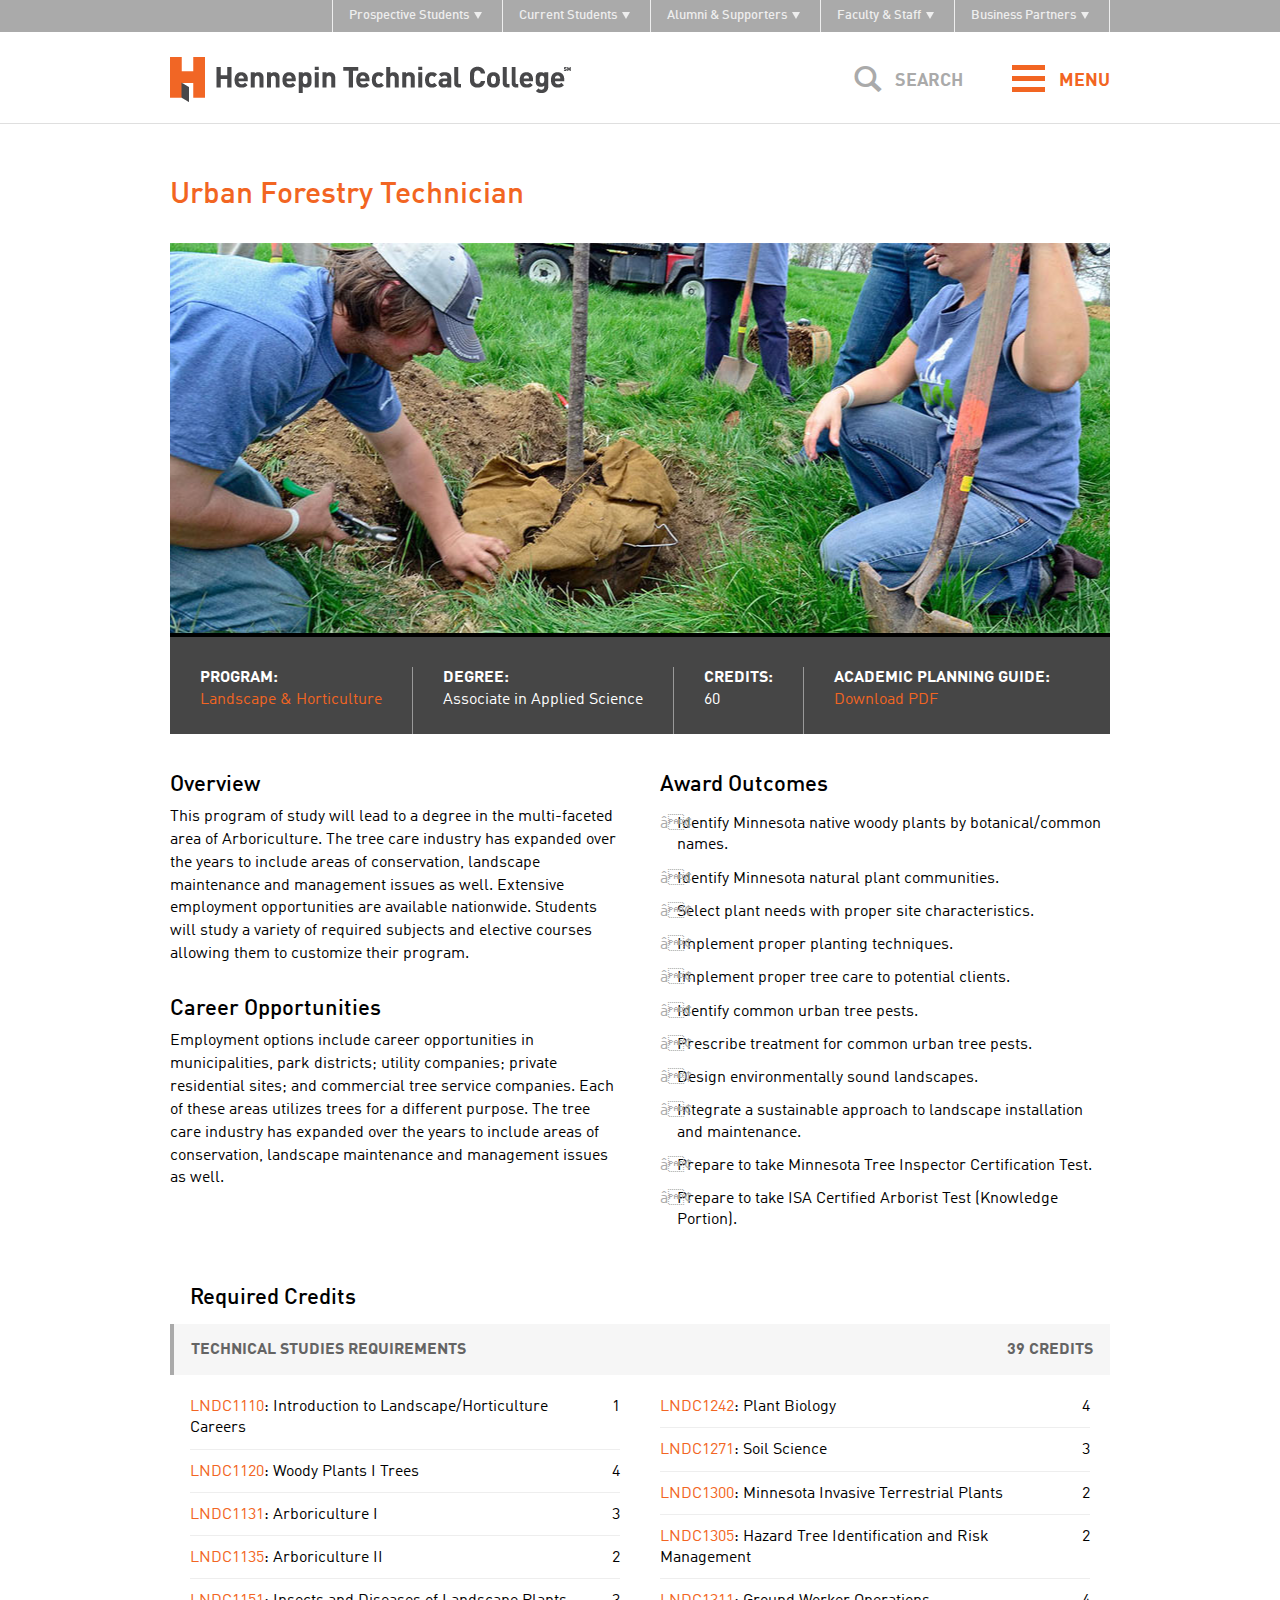
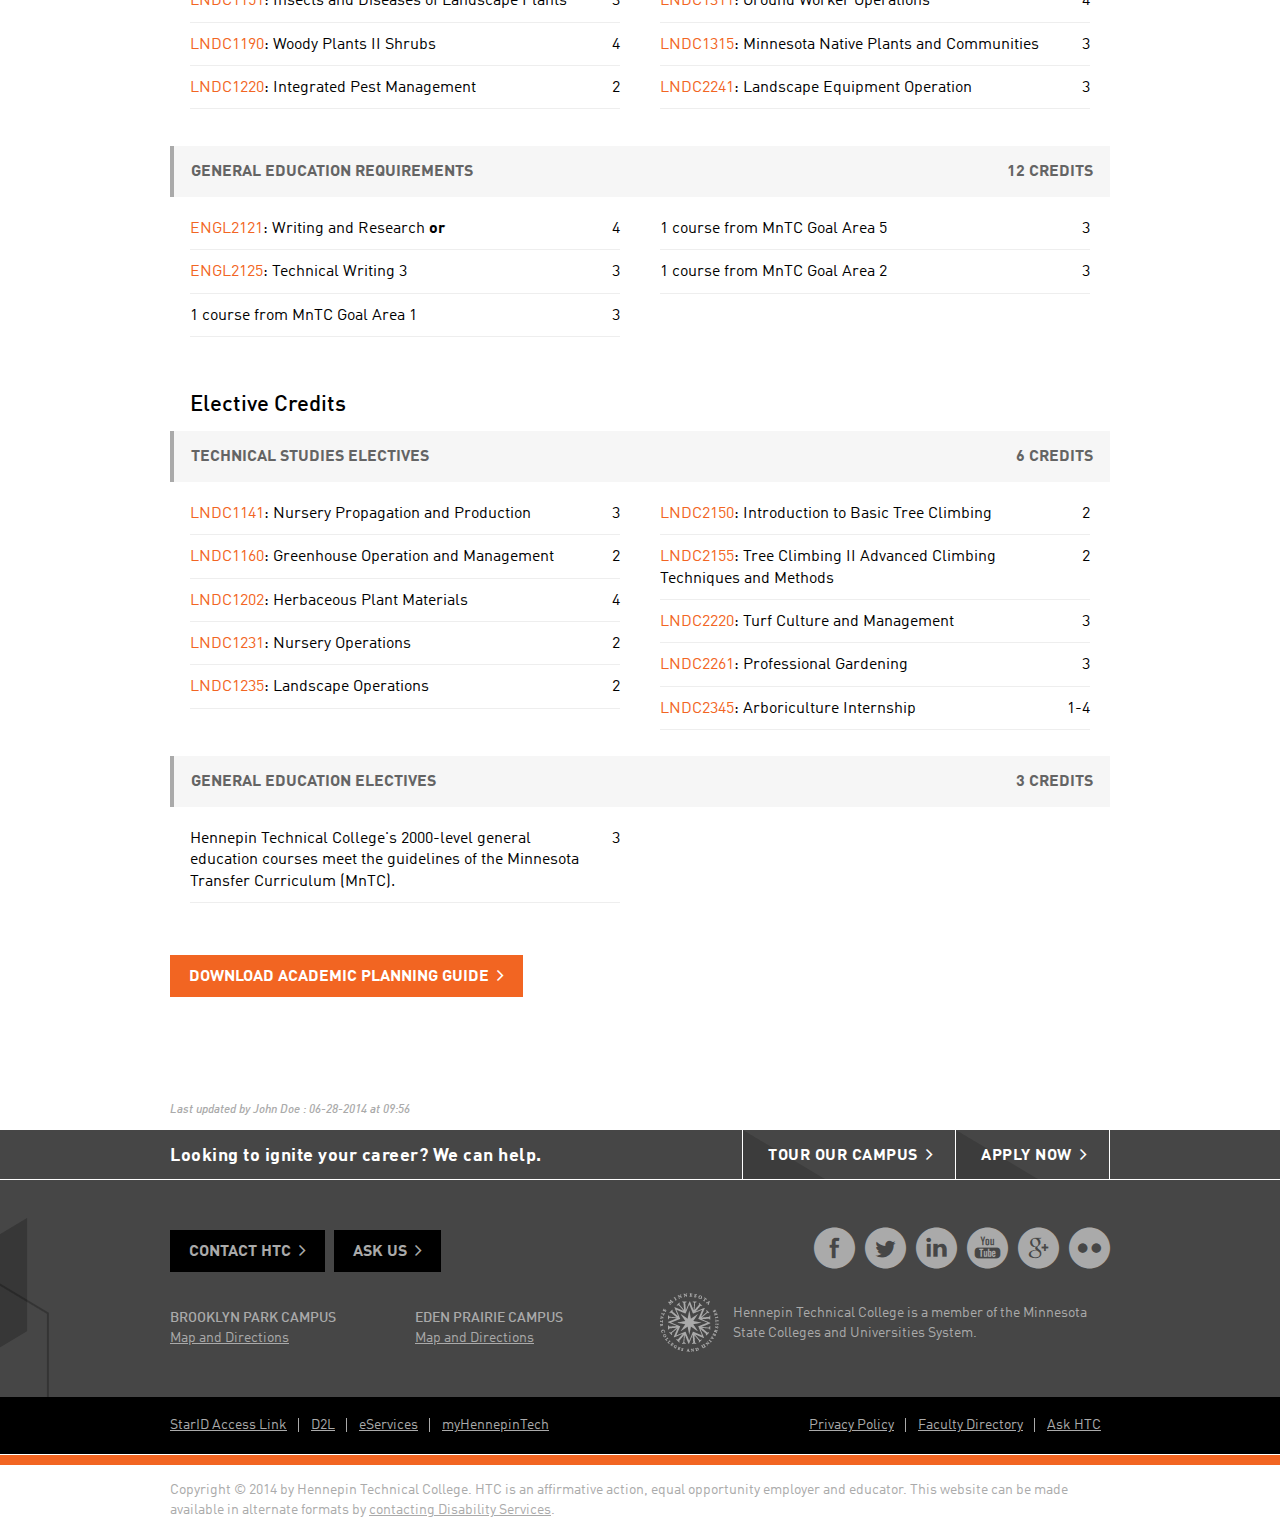
<file: inside-awards.html>
<!doctype html>
<!--[if IE 8]> <html class="no-js lt-ie10 lt-ie9"> <![endif]-->
<!--[if IE 9]> <html class="no-js lt-ie10"> <![endif]-->
<!--[if gt IE 9]><!--> <html class="no-js"> <!--<![endif]-->
	<head>
		<meta charset="utf-8">
		<meta http-equiv="X-UA-Compatible" content="IE=edge">
		<meta name="viewport" content="width=device-width, initial-scale=1">
		<meta name="description" content="Hennepin Technical College provides excellence in career and technical education for employment and advancement in an ever-changing global environment, embracing quality and innovation in career and technical education, workforce development, and lifelong learning." />
		<meta name="author" content="">
		<link rel="icon" href="favicon.ico">

		<title>Hennepin Technical College</title>

		<!-- Bootstrap core CSS & theme styles -->
		<link href="styles/master.css" rel="stylesheet">

		<!-- Modernizr for SVG detect -->
		<script src="js/libs/modernizr.custom.js"></script>

		<!-- HTML5 shim and Respond.js IE8 support of HTML5 elements and media queries -->
		<!--[if lt IE 9]>
			<script src="https://oss.maxcdn.com/html5shiv/3.7.2/html5shiv.min.js"></script>
			<script src="https://oss.maxcdn.com/respond/1.4.2/respond.min.js"></script>
		<![endif]-->
	</head>

	<body>

		<!-- My HTC Navbar -->
		<div class="my-htc-navigation navbar navbar-default" role="navigation">
			<div class="container">
				<div class="row">
				<div class="navbar-header">
					<button type="button" class="my-htc-toggle navbar-toggle collapsed" data-toggle="collapse" data-target="#my-htc-nav">
						Explore <span class="caret"></span>
					</button>
				</div>
				<div id="my-htc-nav" class="collapse navbar-collapse">
					<ul class="nav navbar-nav navbar-right">
						<li class="dropdown">
							<a href="#" class="dropdown-toggle" data-toggle="dropdown">Prospective Students <span class="caret"></span></a>
							<ul class="dropdown-menu" role="menu">
								<li><a href="#">Link 1</a></li>
								<li><a href="#">Link 2</a></li>
								<li><a href="#">Link 3</a></li>
								<li class="separated-link"><a href="#">Separated link</a></li>
							</ul>
						</li>
						<li class="dropdown">
							<a href="#" class="dropdown-toggle" data-toggle="dropdown">Current Students <span class="caret"></span></a>
							<ul class="dropdown-menu" role="menu">
								<li><a href="#">Link 1</a></li>
								<li><a href="#">Link 2</a></li>
								<li><a href="#">Link 3</a></li>
								<li class="separated-link"><a href="#">Separated link</a></li>
							</ul>
						</li>
						<li class="dropdown">
							<a href="#" class="dropdown-toggle" data-toggle="dropdown">Alumni & Supporters <span class="caret"></span></a>
							<ul class="dropdown-menu" role="menu">
								<li><a href="#">Link 1</a></li>
								<li><a href="#">Link 2</a></li>
								<li><a href="#">Link 3</a></li>
								<li class="separated-link"><a href="#">Separated link</a></li>
							</ul>
						</li>
						<li class="dropdown">
							<a href="#" class="dropdown-toggle" data-toggle="dropdown">Faculty & Staff <span class="caret"></span></a>
							<ul class="dropdown-menu" role="menu">
								<li><a href="#">Link 1</a></li>
								<li><a href="#">Link 2</a></li>
								<li><a href="#">Link 3</a></li>
								<li class="separated-link"><a href="#">Separated link</a></li>
							</ul>
						</li>
						<li class="dropdown">
							<a href="#" class="dropdown-toggle" data-toggle="dropdown">Business Partners <span class="caret"></span></a>
							<ul class="dropdown-menu" role="menu">
								<li><a href="#">Link 1</a></li>
								<li><a href="#">Link 2</a></li>
								<li><a href="#">Link 3</a></li>
								<li class="separated-link"><a href="#">Separated link</a></li>
							</ul>
						</li>                                                      
					</ul>
				</div><!--/.nav-collapse -->
			</div>
			</div><!--/.container -->
		</div><!--/.my-htc-navigation -->

		<!-- Header -->
		<header id="header" class="header">
			<div class="search-bar-position">
				<div class="search-bar-cover">
					<div class="container">
						<div class="row">

							<div class="header-logo col-xs-9 col-sm-7">
								<a href="/"><img src="img/logo-htc.png" width="401" alt="Hennepin Technical College"></a>
							</div><!-- /.logo -->

							<div class="search-and-nav col-xs-3 col-sm-5">

								<div id="search-trigger" class="header-search">
									<span class="glyphicon glyphicon-search"></span> Search
								</div>

								<form id="header-search-form" class="header-search-form" method="get" action="#" role="search">
									<label class="sr-only sr-only-focusable" for="search">Search</label>
									<input id="search" class="search-form-input" type="search" name="search" placeholder="Search">
									<button class="search-form-submit glyphicon glyphicon-search" type="submit" role="button"></button>
								</form>

								<ul class="primary-navigation" role="navigation">
									<li class="dropdown">
										<a href="#" class="dropdown-toggle clearfix" data-toggle="dropdown">
											<span class="sr-only">Toggle Main Navigation</span>
											<div class="icon-bar-wrap">
												<span class="icon-bar"></span>
												<span class="icon-bar"></span>
												<span class="icon-bar"></span>
											</div>
											<div class="primary-nav-title">Menu</div>
										</a>
										<ul class="dropdown-menu dropdown-menu-right" role="menu">
											<li class="visible-xs-block">
												<form method="get" action="#" role="search" class="primary-nav-search">
													<label class="sr-only sr-only-focusable" for="search">Search</label>
													<input id="search" class="search-bar-input" type="search" name="search" placeholder="Search">
													<button class="search-bar-submit icon-angle-right" type="submit" role="button"></button>
												</form>
											</li>
											<li><a href="#">About HTC</a></li>
											<li><a href="#">Get Started</a></li>
											<li><a href="#">Degrees & Programs</a></li>
											<li><a href="#">Paying for College</a></li>
											<li><a href="#">Customized Training</a></li>
											<li><a href="#">News & Calendar</a></li>
										</ul>
									</li>
								</ul><!-- /.primary-navigation -->

							</div><!-- /.search-and-nav -->

						</div><!-- /.row -->
					</div><!-- /.container -->
				</div> <!-- /.search-bar-cover -->

				<div id="search-bar" class="search-bar hidden-xs">
					<div class="container">
						<form method="get" action="#" role="search">
							<label class="sr-only sr-only-focusable" for="search">Search</label>
							<input id="search" class="search-bar-input" type="search" name="search" placeholder="Search">
							<button class="search-bar-submit icon-angle-right" type="submit" role="button"></button>
						</form>
					</div>
				</div>

			</div> <!-- /.search-bar-position -->
		</header><!-- /.header -->

		<!-- INSIDE LAYOUT: AWARDS OVERVIEW -->

		<!-- Main content -->
		<div class="main-content container">
			<div class="row">
				<div class="col-xs-12">
					<h1>Urban Forestry Technician</h1>

					<!-- Program overview details -->
					<div class="course-overview clearfix">
						<div class="course-overview-photo" style="background-image: url(img/award-overview-photo.jpg)"></div>
						<div class="course-overview-details">
							<ul class="course-overview-detail-list clearfix">
								<li>
									<strong>Program:</strong>
									<a href="#">Landscape & Horticulture</a>
								</li>
								<li>
									<strong>Degree:</strong>
									Associate in Applied Science
								</li>
								<li>
									<strong>Credits:</strong>
									60
								</li>
								<li>
									<strong>Academic Planning Guide:</strong>
									<a href="#">Download PDF</a>
								</li>
							</ul>
						</div>
					</div><!-- //course-overview-details -->

					<div class="row">
						<div class="col-xs-12 col-sm-6">
							<h2>Overview</h2>
							<p>This program of study will lead to a degree in the multi-faceted area of Arboriculture. The tree care industry has expanded over the years to include areas of conservation, landscape maintenance and management issues as well. Extensive employment opportunities are available nationwide. Students will study a variety of required subjects and elective courses allowing them to customize their program.</p>

							<h2>Career Opportunities</h2>
							<p>Employment options include career opportunities in municipalities, park districts; utility companies; private residential sites; and commercial tree service companies. Each of these areas utilizes trees for a different purpose. The tree care industry has expanded over the years to include areas of conservation, landscape maintenance and management issues as well.</p>
						</div>
						<div class="col-xs-12 col-sm-6">
							<h2>Award Outcomes</h2>
							<ul class="list">
							    <li>Identify Minnesota native woody plants by botanical/common names.</li>
							    <li>Identify Minnesota natural plant communities.</li>
							    <li>Select plant needs with proper site characteristics.</li>
							    <li>Implement proper planting techniques.</li>
							    <li>Implement proper tree care to potential clients.</li>
							    <li>Identify common urban tree pests.</li>
							    <li>Prescribe treatment for common urban tree pests.</li>
							    <li>Design environmentally sound landscapes.</li>
							    <li>Integrate a sustainable approach to landscape installation and maintenance.</li>
							    <li>Prepare to take Minnesota Tree Inspector Certification Test.</li>
							    <li>Prepare to take ISA Certified Arborist Test (Knowledge Portion).</li>
							</ul>
						</div>
					</div><!-- //.row -->

					<div class="credit-lists">
						<h2>Required Credits</h2>
	                    
	                    <!-- Awards panels -->
						<div class="panel panel-default">
						  <div class="panel-heading">Technical Studies Requirements <span class="right">39 Credits</span></div>
						  <div class="panel-body">
						    <ul class="list-plain lined two-col">
						    	<li>
						    		<a href="#">LNDC1110</a>: Introduction to Landscape/Horticulture Careers <span class="credits">1</span>
						    	</li>
						    	<li>
						    		<a href="#">LNDC1120</a>: Woody Plants I Trees <span class="credits">4</span>
						    	</li>
						    	<li>
						    		<a href="#">LNDC1131</a>: Arboriculture I <span class="credits">3</span>
						    	</li>
						    	<li>
						    		<a href="#">LNDC1135</a>: Arboriculture II <span class="credits">2</span>
						    	</li>
						    	<li>
						    		<a href="#">LNDC1151</a>: Insects and Diseases of Landscape Plants <span class="credits">3</span>
						    	</li>
						    	<li>
						    		<a href="#">LNDC1190</a>: Woody Plants II Shrubs <span class="credits">4</span>
						    	</li>
						    	<li>
						    		<a href="#">LNDC1220</a>: Integrated Pest Management <span class="credits">2</span> 
						    	</li>
						    	<li>
						    		<a href="#">LNDC1242</a>: Plant Biology <span class="credits">4</span>
						    	</li>
						    	<li>
						    		<a href="#">LNDC1271</a>: Soil Science <span class="credits">3</span>
						    	</li>
						    	<li>
						    		<a href="#">LNDC1300</a>: Minnesota Invasive Terrestrial Plants <span class="credits">2</span>
						    	</li>
						    	<li>
						    		<a href="#">LNDC1305</a>: Hazard Tree Identification and Risk Management <span class="credits">2</span>
						    	</li>
						    	<li>
						    		<a href="#">LNDC1311</a>: Ground Worker Operations <span class="credits">4</span>
						    	</li>
						    	<li>
						    		<a href="#">LNDC1315</a>: Minnesota Native Plants and Communities <span class="credits">3</span>
						    	</li>
						    	<li>
									<a href="#">LNDC2241</a>: Landscape Equipment Operation <span class="credits">3</span>
						    	</li>
						    </ul>
						  </div><!-- //.panel-body -->
						</div><!-- //.panel -->

						<div class="panel panel-default">
						  <div class="panel-heading">General Education Requirements <span class="right">12 Credits</span></div>
						  <div class="panel-body">
						    <ul class="list-plain lined two-col">
						    	<li>
						    		<a href="#">ENGL2121</a>: Writing and Research <strong>or</strong> <span class="credits">4</span>
						    	</li>
						    	<li> 
						    		<a href="#">ENGL2125</a>: Technical Writing 3  <span class="credits">3</span>
						    	</li>
						    	<li>
						    		1 course from MnTC Goal Area 1 <span class="credits">3</span>
						    	</li>
						    	<li>
						    		1 course from MnTC Goal Area 5 <span class="credits">3</span>
						    	</li>
						    	
						    	<li>
						    		1 course from MnTC Goal Area 2 <span class="credits">3</span>
						    	</li>
						    </ul>
						  </div><!-- //.panel-body -->
						</div><!-- //.panel -->

						<h2>Elective Credits</h2>
						<div class="panel panel-default">
						  <div class="panel-heading">Technical Studies Electives <span class="right">6 Credits</span></div>
						  <div class="panel-body">
						    <ul class="list-plain lined two-col">
						    	<li>
						    		<a href="#">LNDC1141</a>: Nursery Propagation and Production <span class="credits">3</span>
						    	</li>
						    	<li>
						    		<a href="#">LNDC1160</a>: Greenhouse Operation and Management <span class="credits">2</span>
						    	</li>
						    	<li>
						    		<a href="#">LNDC1202</a>: Herbaceous Plant Materials <span class="credits">4</span>
						    	</li>
						    	<li>
						    		<a href="#">LNDC1231</a>: Nursery Operations <span class="credits">2</span>
						    	</li>
						    	<li>
						    		<a href="#">LNDC1235</a>: Landscape Operations <span class="credits">2</span>
						    	</li>
						    	<li>
						    		<a href="#">LNDC2150</a>: Introduction to Basic Tree Climbing <span class="credits">2</span>
						    	</li>
						    	<li>
						    		<a href="#">LNDC2155</a>: Tree Climbing II Advanced Climbing Techniques and Methods <span class="credits">2</span>
						    	</li>
						    	<li>
						    		<a href="#">LNDC2220</a>: Turf Culture and Management <span class="credits">3</span>
						    	</li>
						    	<li>
						    		<a href="#">LNDC2261</a>: Professional Gardening <span class="credits">3</span>
						    	</li>
						    	<li>
						    		<a href="#">LNDC2345</a>: Arboriculture Internship <span class="credits">1-4</span>
						    	</li>
						    </ul>
						  </div><!-- //.panel-body -->
						</div><!-- //.panel -->

						<div class="panel panel-default">
						  <div class="panel-heading">General Education Electives <span class="right">3 Credits</span></div>
						  <div class="panel-body">
						    <ul class="list-plain lined two-col">
						    	<li>
						    		Hennepin Technical College's 2000-level general education courses meet the guidelines of the Minnesota Transfer Curriculum (MnTC). <span class="credits">3</span>
						    	</li>
						    </ul>
						  </div><!-- //.panel-body -->
						</div><!-- //.panel -->

					</div><!-- //.credit-lists -->

					<a href="#" class="btn btn-primary">Download Academic Planning Guide</a>

				</div><!-- /.col- -->
			</div><!-- /.row -->
		</div><!-- /.container -->

		<!-- Main content -->
		<div class="content-updated container">
			<div class="row">
				<div class="col-xs-12">
					<p>Last updated by John Doe : 06-28-2014 at 09:56</p>
				</div>
			</div><!-- /.row -->
		</div><!-- /.container -->

		<!-- / END INSIDE LAYOUT: AWARDS OVERVIEW -->

		<!-- Footer -->
		<footer class="clearfix">
			
			<div class="footer-level-1">
				<div class="container">
					<div class="fl1-headline">Looking to ignite your career? We can help.</div>
					<div class="fl1-cta">
						<a href="#" class="fl1-btn arrow-link">Tour Our Campus</a>
						<a href="#" class="fl1-btn arrow-link">Apply Now</a>
					</div>
				</div>
			</div>

			<div class="footer-level-2">
				<div class="container">
					<div class="row">
						<div class="col-xs-12 col-sm-6">
							<a href="#" class="btn btn-primary dark">Contact HTC</a>
							<a href="#" class="btn btn-primary dark">Ask Us</a>

							<div class="campus-links row">
								<div class="col-xs-6">
									<div class="uppercase">Brooklyn Park Campus</div>
									<a href="#">Map and Directions</a>
								</div>
								<div class="col-xs-6">
									<div class="uppercase">Eden Prairie Campus</div>
									<a href="#">Map and Directions</a>
								</div>
							</div>
							
						</div>
						<div class="col-xs-12 col-sm-6">
							<div class="social-icons">
								<span class="icon-facebook"></span>
								<span class="icon-twitter"></span>
								<span class="icon-linkedin"></span>
								<span class="icon-youtube"></span>
								<span class="icon-gplus"></span>
								<span class="icon-flickr"></span>
							</div> <!-- //.social-icons -->

							<div class="mnscu">
								<img src="img/logo-mnscu.png" alt="Minnesota State Colleges and Universities">
								Hennepin Technical College is a member of the Minnesota State Colleges and Universities System.
							</div> <!-- //.mnscu -->
						</div> <!-- //.col.. -->
					</div> <!-- //.row -->
				</div> <!-- //.container -->
			</div> <!-- //.footer-level-2 -->

			<div class="footer-level-3">
				<div class="container">
					<div class="row">
						<div class="col-xs-12 col-sm-6">
							<ul>
								<li><a href="#">StarID Access Link</a></li>
								<li><a href="#">D2L</a></li>
								<li><a href="#">eServices</a></li>
								<li><a href="#">myHennepinTech</a></li>
							</ul>
						</div>
						<div class="col-xs-12 col-sm-6">
							<ul>
								<li><a href="#">Privacy Policy</a></li>
								<li><a href="#">Faculty Directory</a></li>
								<li><a href="#">Ask HTC</a> </li>
							</ul>
						</div>
					</div> <!-- //.row -->
				</div> <!-- //.container -->
			</div> <!-- //.footer-level-3 -->

			<div class="footer-level-4">
				<div class="container">
					Copyright &copy; 2014 by Hennepin Technical College. HTC is an affirmative action, equal opportunity employer and educator. This website can be made available in alternate formats by <a href="#">contacting Disability Services</a>.
				</div> <!-- //.container -->
			</div> <!-- //.footer-level-4 -->

		</footer>


		<!-- end layout, start scripts -->
		<script src="//ajax.googleapis.com/ajax/libs/jquery/1.11.0/jquery.min.js"></script>
		<script>window.jQuery || document.write('<script src="js/libs/jquery-1.11.0.min.js"><\/script>')</script>
		<script src="js/libs/bootstrap.min.js"></script>

		<script src="js/plugins.js"></script>
		<script src="js/scripts.js"></script>
		
	</body>
</html>
</file>
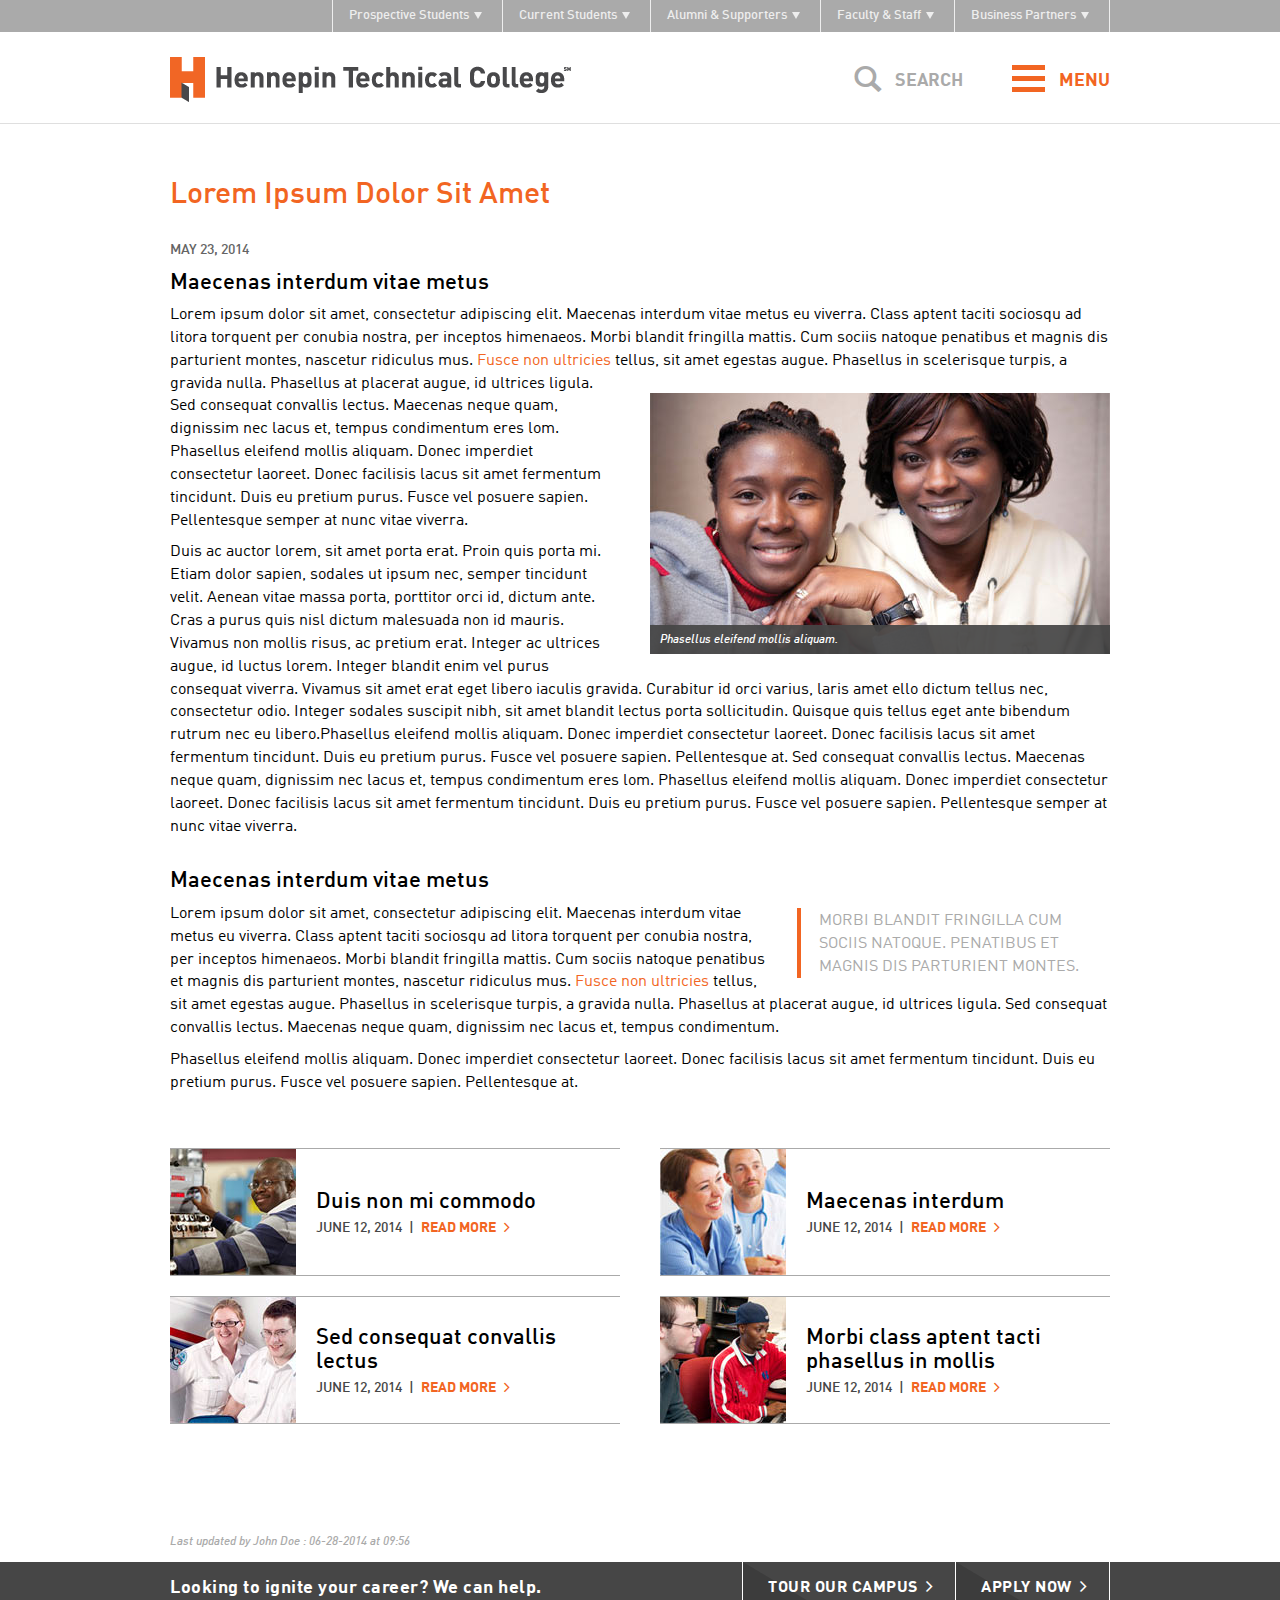
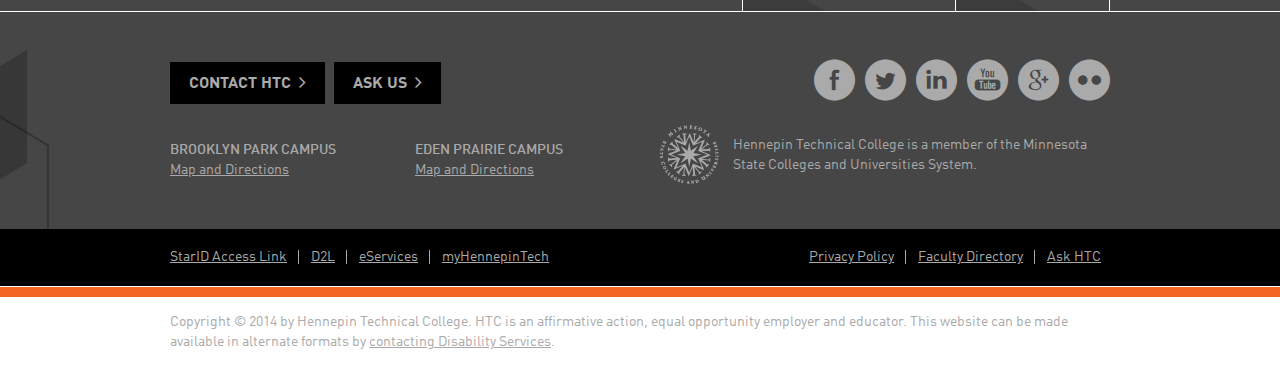
<file: inside-b.html>
<!doctype html>
<!--[if IE 8]> <html class="no-js lt-ie10 lt-ie9"> <![endif]-->
<!--[if IE 9]> <html class="no-js lt-ie10"> <![endif]-->
<!--[if gt IE 9]><!--> <html class="no-js"> <!--<![endif]-->
	<head>
		<meta charset="utf-8">
		<meta http-equiv="X-UA-Compatible" content="IE=edge">
		<meta name="viewport" content="width=device-width, initial-scale=1">
		<meta name="description" content="Hennepin Technical College provides excellence in career and technical education for employment and advancement in an ever-changing global environment, embracing quality and innovation in career and technical education, workforce development, and lifelong learning." />
		<meta name="author" content="">
		<link rel="icon" href="favicon.ico">

		<title>Hennepin Technical College</title>

		<!-- Bootstrap core CSS & theme styles -->
		<link href="styles/master.css" rel="stylesheet">

		<!-- Modernizr for SVG detect -->
		<script src="js/libs/modernizr.custom.js"></script>

		<!-- HTML5 shim and Respond.js IE8 support of HTML5 elements and media queries -->
		<!--[if lt IE 9]>
			<script src="https://oss.maxcdn.com/html5shiv/3.7.2/html5shiv.min.js"></script>
			<script src="https://oss.maxcdn.com/respond/1.4.2/respond.min.js"></script>
		<![endif]-->
	</head>

	<body>

		<!-- My HTC Navbar -->
		<div class="my-htc-navigation navbar navbar-default" role="navigation">
			<div class="container">
				<div class="row">
				<div class="navbar-header">
					<button type="button" class="my-htc-toggle navbar-toggle collapsed" data-toggle="collapse" data-target="#my-htc-nav">
						Explore <span class="caret"></span>
					</button>
				</div>
				<div id="my-htc-nav" class="collapse navbar-collapse">
					<ul class="nav navbar-nav navbar-right">
						<li class="dropdown">
							<a href="#" class="dropdown-toggle" data-toggle="dropdown">Prospective Students <span class="caret"></span></a>
							<ul class="dropdown-menu" role="menu">
								<li><a href="#">Link 1</a></li>
								<li><a href="#">Link 2</a></li>
								<li><a href="#">Link 3</a></li>
								<li class="separated-link"><a href="#">Separated link</a></li>
							</ul>
						</li>
						<li class="dropdown">
							<a href="#" class="dropdown-toggle" data-toggle="dropdown">Current Students <span class="caret"></span></a>
							<ul class="dropdown-menu" role="menu">
								<li><a href="#">Link 1</a></li>
								<li><a href="#">Link 2</a></li>
								<li><a href="#">Link 3</a></li>
								<li class="separated-link"><a href="#">Separated link</a></li>
							</ul>
						</li>
						<li class="dropdown">
							<a href="#" class="dropdown-toggle" data-toggle="dropdown">Alumni & Supporters <span class="caret"></span></a>
							<ul class="dropdown-menu" role="menu">
								<li><a href="#">Link 1</a></li>
								<li><a href="#">Link 2</a></li>
								<li><a href="#">Link 3</a></li>
								<li class="separated-link"><a href="#">Separated link</a></li>
							</ul>
						</li>
						<li class="dropdown">
							<a href="#" class="dropdown-toggle" data-toggle="dropdown">Faculty & Staff <span class="caret"></span></a>
							<ul class="dropdown-menu" role="menu">
								<li><a href="#">Link 1</a></li>
								<li><a href="#">Link 2</a></li>
								<li><a href="#">Link 3</a></li>
								<li class="separated-link"><a href="#">Separated link</a></li>
							</ul>
						</li>
						<li class="dropdown">
							<a href="#" class="dropdown-toggle" data-toggle="dropdown">Business Partners <span class="caret"></span></a>
							<ul class="dropdown-menu" role="menu">
								<li><a href="#">Link 1</a></li>
								<li><a href="#">Link 2</a></li>
								<li><a href="#">Link 3</a></li>
								<li class="separated-link"><a href="#">Separated link</a></li>
							</ul>
						</li>                                                      
					</ul>
				</div><!--/.nav-collapse -->
			</div>
			</div><!--/.container -->
		</div><!--/.my-htc-navigation -->

		<!-- Header -->
		<header id="header" class="header">
			<div class="search-bar-position">
				<div class="search-bar-cover">
					<div class="container">
						<div class="row">

							<div class="header-logo col-xs-9 col-sm-7">
								<a href="/"><img src="img/logo-htc.png" width="401" alt="Hennepin Technical College"></a>
							</div><!-- /.logo -->

							<div class="search-and-nav col-xs-3 col-sm-5">

								<div id="search-trigger" class="header-search">
									<span class="glyphicon glyphicon-search"></span> Search
								</div>

								<form id="header-search-form" class="header-search-form" method="get" action="#" role="search">
									<label class="sr-only sr-only-focusable" for="search">Search</label>
									<input id="search" class="search-form-input" type="search" name="search" placeholder="Search">
									<button class="search-form-submit glyphicon glyphicon-search" type="submit" role="button"></button>
								</form>

								<ul class="primary-navigation" role="navigation">
									<li class="dropdown">
										<a href="#" class="dropdown-toggle clearfix" data-toggle="dropdown">
											<span class="sr-only">Toggle Main Navigation</span>
											<div class="icon-bar-wrap">
												<span class="icon-bar"></span>
												<span class="icon-bar"></span>
												<span class="icon-bar"></span>
											</div>
											<div class="primary-nav-title">Menu</div>
										</a>
										<ul class="dropdown-menu dropdown-menu-right" role="menu">
											<li class="visible-xs-block">
													<form method="get" action="#" role="search" class="primary-nav-search">
														<label class="sr-only sr-only-focusable" for="search">Search</label>
														<input id="search" class="search-bar-input" type="search" name="search" placeholder="Search">
														<button class="search-bar-submit icon-angle-right" type="submit" role="button"></button>
													</form>
											</li>
											<li><a href="#">About HTC</a></li>
											<li><a href="#">Get Started</a></li>
											<li><a href="#">Degrees & Programs</a></li>
											<li><a href="#">Paying for College</a></li>
											<li><a href="#">Customized Training</a></li>
											<li><a href="#">News & Calendar</a></li>
										</ul>
									</li>
								</ul><!-- /.primary-navigation -->

							</div><!-- /.search-and-nav -->

						</div><!-- /.row -->
					</div><!-- /.container -->
				</div> <!-- /.search-bar-cover -->

				<div id="search-bar" class="search-bar hidden-xs">
						<div class="container">
							<form method="get" action="#" role="search">
								<label class="sr-only sr-only-focusable" for="search">Search</label>
								<input id="search" class="search-bar-input" type="search" name="search" placeholder="Search">
								<button class="search-bar-submit icon-angle-right" type="submit" role="button"></button>
							</form>
						</div>
				</div>

			</div> <!-- /.search-bar-position -->
		</header><!-- /.header -->

		<!-- INSIDE LAYOUT: B -->

		<!-- Main content -->
		<div class="main-content container">
			<div class="row">
				<div class="col-xs-12">
					<h1>Lorem Ipsum Dolor Sit Amet</h1>
					<div class="page-meta-info">May 23, 2014</div>

					<h2>Maecenas interdum vitae metus</h2>
					<p>Lorem ipsum dolor sit amet, consectetur adipiscing elit. Maecenas interdum vitae metus eu viverra. Class aptent taciti sociosqu ad litora torquent per conubia nostra, per inceptos himenaeos. Morbi blandit fringilla mattis. Cum sociis natoque penatibus et magnis dis parturient montes, nascetur ridiculus mus. <a href="#">Fusce non ultricies</a> tellus, sit amet egestas augue. Phasellus in scelerisque turpis, a gravida nulla. Phasellus at placerat augue, id ultrices ligula. 
					<img src="img/inside-content-photo-1.jpg" class="content-image right showalt" alt="Phasellus eleifend mollis aliquam.">
					Sed consequat convallis lectus. Maecenas neque quam, dignissim nec lacus et, tempus condimentum eres lom. Phasellus eleifend mollis aliquam. Donec imperdiet consectetur laoreet. Donec facilisis lacus sit amet fermentum tincidunt. Duis eu pretium purus. Fusce vel posuere sapien. Pellentesque semper at nunc vitae viverra.</p>
					<p>Duis ac auctor lorem, sit amet porta erat. Proin quis porta mi. Etiam dolor sapien, sodales ut ipsum nec, semper tincidunt velit. Aenean vitae massa porta, porttitor orci id, dictum ante. Cras a purus quis nisl dictum malesuada non id mauris. Vivamus non mollis risus, ac pretium erat. Integer ac ultrices augue, id luctus lorem. Integer blandit enim vel purus consequat viverra. Vivamus sit amet erat eget libero iaculis gravida. Curabitur id orci varius, laris amet ello  dictum tellus nec, consectetur odio. Integer sodales suscipit nibh, sit amet blandit lectus porta sollicitudin. Quisque quis tellus eget ante bibendum rutrum nec eu libero.Phasellus eleifend mollis aliquam. Donec imperdiet consectetur laoreet. Donec facilisis lacus sit amet fermentum tincidunt. Duis eu pretium purus. Fusce vel posuere sapien. Pellentesque at. Sed consequat convallis lectus. Maecenas neque quam, dignissim nec lacus et, tempus condimentum eres lom. Phasellus eleifend mollis aliquam. Donec imperdiet consectetur laoreet. Donec facilisis lacus sit amet fermentum tincidunt. Duis eu pretium purus. Fusce vel posuere sapien. Pellentesque semper at nunc vitae viverra.</p>
				
					<h2>Maecenas interdum vitae metus</h2>
					<blockquote>Morbi blandit fringilla  Cum sociis natoque. penatibus et magnis dis parturient montes.</blockquote>
					<p>Lorem ipsum dolor sit amet, consectetur adipiscing elit. Maecenas interdum vitae metus eu viverra. Class aptent taciti sociosqu ad litora torquent per conubia nostra, per inceptos himenaeos. Morbi blandit fringilla mattis. Cum sociis natoque penatibus et magnis dis parturient montes, nascetur ridiculus mus. <a href="#">Fusce non ultricies</a> tellus, sit amet egestas augue. Phasellus in scelerisque turpis, a gravida nulla. Phasellus at placerat augue, id ultrices ligula. Sed consequat convallis lectus. Maecenas neque quam, dignissim nec lacus et, tempus condimentum.</p>
					
					<p>Phasellus eleifend mollis aliquam. Donec imperdiet consectetur laoreet. Donec facilisis lacus sit amet fermentum tincidunt. Duis eu pretium purus. Fusce vel posuere sapien. Pellentesque at.</p>

					<div class="excerpt-blocks row">
						<div class="col-xs-12 col-sm-6">
							<div class="media">
								<img src="img/content-excerpt-block-1.jpg" alt="" class="media-image pull-left">
								<div class="media-body">
							      	<h3 class="media-heading"><a href="#">Duis non mi commodo</a></h3>
									<div class="media-date">June 12, 2014</div> <span class="media-separator">|</span>  <a href="#" class="media-link arrow-link">Read more</a>
							    </div>
							</div>
						</div>
						<div class="col-xs-12 col-sm-6">
							<div class="media">
								<img src="img/content-excerpt-block-3.jpg" alt="" class="media-image pull-left">
								<div class="media-body">
							      	<h3 class="media-heading"><a href="#">Maecenas interdum</a></h3>
									<div class="media-date">June 12, 2014</div> <span class="media-separator">|</span>  <a href="#" class="media-link arrow-link">Read more</a>
							    </div>
							</div>
						</div>
						<div class="col-xs-12 col-sm-6">
							<div class="media">
								<img src="img/content-excerpt-block-2.jpg" alt="" class="media-image pull-left">
								<div class="media-body">
							      	<h3 class="media-heading"><a href="#">Sed consequat convallis lectus</a></h3>
									<div class="media-date">June 12, 2014</div> <span class="media-separator">|</span>  <a href="#" class="media-link arrow-link">Read more</a>
							    </div>
							</div>
						</div>
						<div class="col-xs-12 col-sm-6">
							<div class="media">
								<img src="img/content-excerpt-block-4.jpg" alt="" class="media-image pull-left">
								<div class="media-body">
							      	<h3 class="media-heading"><a href="#">Morbi class aptent tacti phasellus in mollis</a></h3>
									<div class="media-date">June 12, 2014</div> <span class="media-separator">|</span>  <a href="#" class="media-link arrow-link">Read more</a>
							    </div>
							</div>
						</div>
					</div><!-- /.content-excerpt-blocks -->

				</div>
			</div><!-- /.row -->
		</div><!-- /.container -->

		<!-- Main content -->
		<div class="content-updated container">
			<div class="row">
				<div class="col-xs-12">
					<p>Last updated by John Doe : 06-28-2014 at 09:56</p>
				</div>
			</div><!-- /.row -->
		</div><!-- /.container -->

		<!-- / END INSIDE LAYOUT: B -->

		<!-- Footer -->
		<footer class="clearfix">
			
			<div class="footer-level-1">
				<div class="container">
					<div class="fl1-headline">Looking to ignite your career? We can help.</div>
					<div class="fl1-cta">
						<a href="#" class="fl1-btn arrow-link">Tour Our Campus</a>
						<a href="#" class="fl1-btn arrow-link">Apply Now</a>
					</div>
				</div>
			</div>

			<div class="footer-level-2">
				<div class="container">
					<div class="row">
						<div class="col-xs-12 col-sm-6">
							<a href="#" class="btn btn-primary dark">Contact HTC</a>
							<a href="#" class="btn btn-primary dark">Ask Us</a>

							<div class="campus-links row">
								<div class="col-xs-6">
									<div class="uppercase">Brooklyn Park Campus</div>
									<a href="#">Map and Directions</a>
								</div>
								<div class="col-xs-6">
									<div class="uppercase">Eden Prairie Campus</div>
									<a href="#">Map and Directions</a>
								</div>
							</div>
							
						</div>
						<div class="col-xs-12 col-sm-6">
							<div class="social-icons">
								<span class="icon-facebook"></span>
								<span class="icon-twitter"></span>
								<span class="icon-linkedin"></span>
								<span class="icon-youtube"></span>
								<span class="icon-gplus"></span>
								<span class="icon-flickr"></span>
							</div> <!-- //.social-icons -->

							<div class="mnscu">
								<img src="img/logo-mnscu.png" alt="Minnesota State Colleges and Universities">
								Hennepin Technical College is a member of the Minnesota State Colleges and Universities System.
							</div> <!-- //.mnscu -->
						</div> <!-- //.col.. -->
					</div> <!-- //.row -->
				</div> <!-- //.container -->
			</div> <!-- //.footer-level-2 -->

			<div class="footer-level-3">
				<div class="container">
					<div class="row">
						<div class="col-xs-12 col-sm-6">
							<ul>
								<li><a href="#">StarID Access Link</a></li>
								<li><a href="#">D2L</a></li>
								<li><a href="#">eServices</a></li>
								<li><a href="#">myHennepinTech</a></li>
							</ul>
						</div>
						<div class="col-xs-12 col-sm-6">
							<ul>
								<li><a href="#">Privacy Policy</a></li>
								<li><a href="#">Faculty Directory</a></li>
								<li><a href="#">Ask HTC</a> </li>
							</ul>
						</div>
					</div> <!-- //.row -->
				</div> <!-- //.container -->
			</div> <!-- //.footer-level-3 -->

			<div class="footer-level-4">
				<div class="container">
					Copyright &copy; 2014 by Hennepin Technical College. HTC is an affirmative action, equal opportunity employer and educator. This website can be made available in alternate formats by <a href="#">contacting Disability Services</a>.
				</div> <!-- //.container -->
			</div> <!-- //.footer-level-4 -->

		</footer>


		<!-- end layout, start scripts -->
		<script src="//ajax.googleapis.com/ajax/libs/jquery/1.11.0/jquery.min.js"></script>
		<script>window.jQuery || document.write('<script src="js/libs/jquery-1.11.0.min.js"><\/script>')</script>
		<script src="js/libs/bootstrap.min.js"></script>

		<script src="js/plugins.js"></script>
		<script src="js/scripts.js"></script>
		
	</body>
</html>
</file>
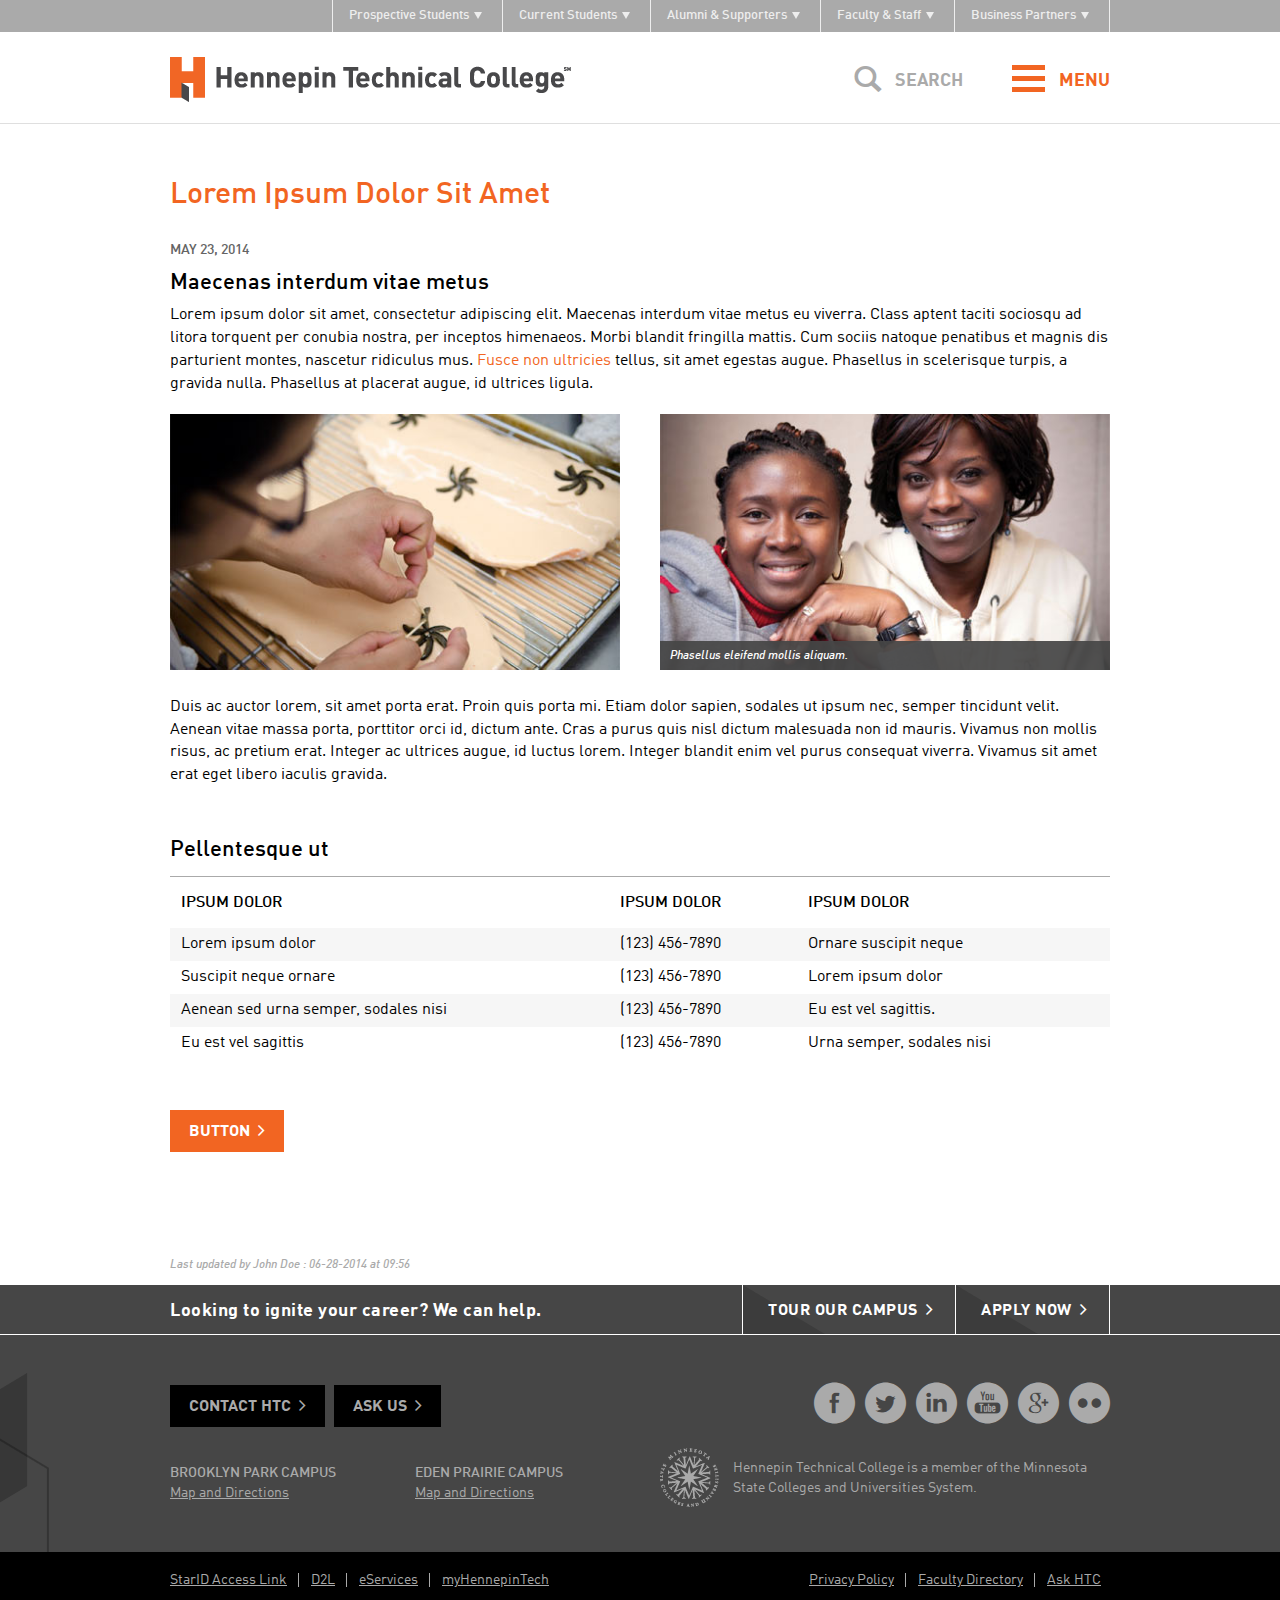
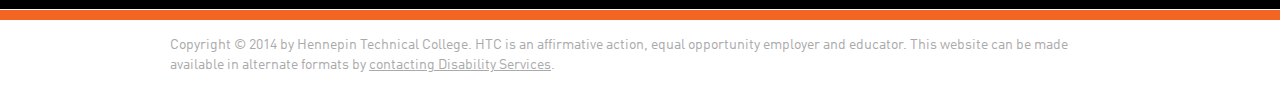
<file: inside-c.html>
<!doctype html>
<!--[if IE 8]> <html class="no-js lt-ie10 lt-ie9"> <![endif]-->
<!--[if IE 9]> <html class="no-js lt-ie10"> <![endif]-->
<!--[if gt IE 9]><!--> <html class="no-js"> <!--<![endif]-->
	<head>
		<meta charset="utf-8">
		<meta http-equiv="X-UA-Compatible" content="IE=edge">
		<meta name="viewport" content="width=device-width, initial-scale=1">
		<meta name="description" content="Hennepin Technical College provides excellence in career and technical education for employment and advancement in an ever-changing global environment, embracing quality and innovation in career and technical education, workforce development, and lifelong learning." />
		<meta name="author" content="">
		<link rel="icon" href="favicon.ico">

		<title>Hennepin Technical College</title>

		<!-- Bootstrap core CSS & theme styles -->
		<link href="styles/master.css" rel="stylesheet">

		<!-- Modernizr for SVG detect -->
		<script src="js/libs/modernizr.custom.js"></script>

		<!-- HTML5 shim and Respond.js IE8 support of HTML5 elements and media queries -->
		<!--[if lt IE 9]>
			<script src="https://oss.maxcdn.com/html5shiv/3.7.2/html5shiv.min.js"></script>
			<script src="https://oss.maxcdn.com/respond/1.4.2/respond.min.js"></script>
		<![endif]-->
	</head>

	<body>

		<!-- My HTC Navbar -->
		<div class="my-htc-navigation navbar navbar-default" role="navigation">
			<div class="container">
				<div class="row">
				<div class="navbar-header">
					<button type="button" class="my-htc-toggle navbar-toggle collapsed" data-toggle="collapse" data-target="#my-htc-nav">
						Explore <span class="caret"></span>
					</button>
				</div>
				<div id="my-htc-nav" class="collapse navbar-collapse">
					<ul class="nav navbar-nav navbar-right">
						<li class="dropdown">
							<a href="#" class="dropdown-toggle" data-toggle="dropdown">Prospective Students <span class="caret"></span></a>
							<ul class="dropdown-menu" role="menu">
								<li><a href="#">Link 1</a></li>
								<li><a href="#">Link 2</a></li>
								<li><a href="#">Link 3</a></li>
								<li class="separated-link"><a href="#">Separated link</a></li>
							</ul>
						</li>
						<li class="dropdown">
							<a href="#" class="dropdown-toggle" data-toggle="dropdown">Current Students <span class="caret"></span></a>
							<ul class="dropdown-menu" role="menu">
								<li><a href="#">Link 1</a></li>
								<li><a href="#">Link 2</a></li>
								<li><a href="#">Link 3</a></li>
								<li class="separated-link"><a href="#">Separated link</a></li>
							</ul>
						</li>
						<li class="dropdown">
							<a href="#" class="dropdown-toggle" data-toggle="dropdown">Alumni & Supporters <span class="caret"></span></a>
							<ul class="dropdown-menu" role="menu">
								<li><a href="#">Link 1</a></li>
								<li><a href="#">Link 2</a></li>
								<li><a href="#">Link 3</a></li>
								<li class="separated-link"><a href="#">Separated link</a></li>
							</ul>
						</li>
						<li class="dropdown">
							<a href="#" class="dropdown-toggle" data-toggle="dropdown">Faculty & Staff <span class="caret"></span></a>
							<ul class="dropdown-menu" role="menu">
								<li><a href="#">Link 1</a></li>
								<li><a href="#">Link 2</a></li>
								<li><a href="#">Link 3</a></li>
								<li class="separated-link"><a href="#">Separated link</a></li>
							</ul>
						</li>
						<li class="dropdown">
							<a href="#" class="dropdown-toggle" data-toggle="dropdown">Business Partners <span class="caret"></span></a>
							<ul class="dropdown-menu" role="menu">
								<li><a href="#">Link 1</a></li>
								<li><a href="#">Link 2</a></li>
								<li><a href="#">Link 3</a></li>
								<li class="separated-link"><a href="#">Separated link</a></li>
							</ul>
						</li>                                                      
					</ul>
				</div><!--/.nav-collapse -->
			</div>
			</div><!--/.container -->
		</div><!--/.my-htc-navigation -->

		<!-- Header -->
		<header id="header" class="header">
			<div class="search-bar-position">
				<div class="search-bar-cover">
					<div class="container">
						<div class="row">

							<div class="header-logo col-xs-9 col-sm-7">
								<a href="/"><img src="img/logo-htc.png" width="401" alt="Hennepin Technical College"></a>
							</div><!-- /.logo -->

							<div class="search-and-nav col-xs-3 col-sm-5">

								<div id="search-trigger" class="header-search">
									<span class="glyphicon glyphicon-search"></span> Search
								</div>

								<form id="header-search-form" class="header-search-form" method="get" action="#" role="search">
									<label class="sr-only sr-only-focusable" for="search">Search</label>
									<input id="search" class="search-form-input" type="search" name="search" placeholder="Search">
									<button class="search-form-submit glyphicon glyphicon-search" type="submit" role="button"></button>
								</form>

								<ul class="primary-navigation" role="navigation">
									<li class="dropdown">
										<a href="#" class="dropdown-toggle clearfix" data-toggle="dropdown">
											<span class="sr-only">Toggle Main Navigation</span>
											<div class="icon-bar-wrap">
												<span class="icon-bar"></span>
												<span class="icon-bar"></span>
												<span class="icon-bar"></span>
											</div>
											<div class="primary-nav-title">Menu</div>
										</a>
										<ul class="dropdown-menu dropdown-menu-right" role="menu">
											<li class="visible-xs-block">
													<form method="get" action="#" role="search" class="primary-nav-search">
														<label class="sr-only sr-only-focusable" for="search">Search</label>
														<input id="search" class="search-bar-input" type="search" name="search" placeholder="Search">
														<button class="search-bar-submit icon-angle-right" type="submit" role="button"></button>
													</form>
											</li>
											<li><a href="#">About HTC</a></li>
											<li><a href="#">Get Started</a></li>
											<li><a href="#">Degrees & Programs</a></li>
											<li><a href="#">Paying for College</a></li>
											<li><a href="#">Customized Training</a></li>
											<li><a href="#">News & Calendar</a></li>
										</ul>
									</li>
								</ul><!-- /.primary-navigation -->

							</div><!-- /.search-and-nav -->

						</div><!-- /.row -->
					</div><!-- /.container -->
				</div> <!-- /.search-bar-cover -->

				<div id="search-bar" class="search-bar hidden-xs">
						<div class="container">
							<form method="get" action="#" role="search">
								<label class="sr-only sr-only-focusable" for="search">Search</label>
								<input id="search" class="search-bar-input" type="search" name="search" placeholder="Search">
								<button class="search-bar-submit icon-angle-right" type="submit" role="button"></button>
							</form>
						</div>
				</div>

			</div> <!-- /.search-bar-position -->
		</header><!-- /.header -->

		<!-- INSIDE LAYOUT: B -->

		<!-- Main content -->
		<div class="main-content container">
			<div class="row">
				<div class="col-xs-12">
					<h1>Lorem Ipsum Dolor Sit Amet</h1>
					<div class="page-meta-info">May 23, 2014</div>

					<h2>Maecenas interdum vitae metus</h2>
					<p>Lorem ipsum dolor sit amet, consectetur adipiscing elit. Maecenas interdum vitae metus eu viverra. Class aptent taciti sociosqu ad litora torquent per conubia nostra, per inceptos himenaeos. Morbi blandit fringilla mattis. Cum sociis natoque penatibus et magnis dis parturient montes, nascetur ridiculus mus. <a href="#">Fusce non ultricies</a> tellus, sit amet egestas augue. Phasellus in scelerisque turpis, a gravida nulla. Phasellus at placerat augue, id ultrices ligula.</p>

					<div class="photo-columns row">
						<div class="col-xs-12 col-sm-6">
							<img src="img/inside-content-photo-2.jpg" class="content-image" alt="Phasellus eleifend mollis aliquam.">
						</div>
						<div class="col-xs-12 col-sm-6">
							<img src="img/inside-content-photo-1.jpg" class="content-image showalt" alt="Phasellus eleifend mollis aliquam.">
						</div>
					</div>

					<p>Duis ac auctor lorem, sit amet porta erat. Proin quis porta mi. Etiam dolor sapien, sodales ut ipsum nec, semper tincidunt velit. Aenean vitae massa porta, porttitor orci id, dictum ante. Cras a purus quis nisl dictum malesuada non id mauris. Vivamus non mollis risus, ac pretium erat. Integer ac ultrices augue, id luctus lorem. Integer blandit enim vel purus consequat viverra. Vivamus sit amet erat eget libero iaculis gravida.</p>

					
					<div class="table-responsive">
						<h2>Pellentesque ut</h2>
						<table class="table table-striped">
						  <thead>
							<tr>
							  <th>Ipsum dolor</th>
							  <th>Ipsum dolor</th>
							  <th>Ipsum dolor</th>
							</tr>
						  </thead>
						  <tbody>
							<tr>
							  <td>Lorem ipsum dolor</td>
							  <td>(123) 456-7890</td>
							  <td>Ornare suscipit neque</td>
							</tr>
							<tr>
							  <td>Suscipit neque ornare</td>
							  <td>(123) 456-7890</td>
							  <td>Lorem ipsum dolor</td>
							</tr>
							<tr>
							  <td>Aenean sed urna semper, sodales nisi</td>
							  <td>(123) 456-7890</td>
							  <td>Eu est vel sagittis.</td>
							</tr>
							<tr>
							  <td>Eu est vel sagittis</td>
							  <td>(123) 456-7890</td>
							  <td>Urna semper, sodales nisi</td>
							</tr>
						  </tbody>
						</table>
					</div><!-- //.table-responsive -->

					<a href="#" class="btn btn-primary">Button</a>

				</div>
			</div><!-- /.row -->
		</div><!-- /.container -->

		<!-- Main content -->
		<div class="content-updated container">
			<div class="row">
				<div class="col-xs-12">
					<p>Last updated by John Doe : 06-28-2014 at 09:56</p>
				</div>
			</div><!-- /.row -->
		</div><!-- /.container -->

		<!-- / END INSIDE LAYOUT: B -->

		<!-- Footer -->
		<footer class="clearfix">
			
			<div class="footer-level-1">
				<div class="container">
					<div class="fl1-headline">Looking to ignite your career? We can help.</div>
					<div class="fl1-cta">
						<a href="#" class="fl1-btn arrow-link">Tour Our Campus</a>
						<a href="#" class="fl1-btn arrow-link">Apply Now</a>
					</div>
				</div>
			</div>

			<div class="footer-level-2">
				<div class="container">
					<div class="row">
						<div class="col-xs-12 col-sm-6">
							<a href="#" class="btn btn-primary dark">Contact HTC</a>
							<a href="#" class="btn btn-primary dark">Ask Us</a>

							<div class="campus-links row">
								<div class="col-xs-6">
									<div class="uppercase">Brooklyn Park Campus</div>
									<a href="#">Map and Directions</a>
								</div>
								<div class="col-xs-6">
									<div class="uppercase">Eden Prairie Campus</div>
									<a href="#">Map and Directions</a>
								</div>
							</div>
							
						</div>
						<div class="col-xs-12 col-sm-6">
							<div class="social-icons">
								<span class="icon-facebook"></span>
								<span class="icon-twitter"></span>
								<span class="icon-linkedin"></span>
								<span class="icon-youtube"></span>
								<span class="icon-gplus"></span>
								<span class="icon-flickr"></span>
							</div> <!-- //.social-icons -->

							<div class="mnscu">
								<img src="img/logo-mnscu.png" alt="Minnesota State Colleges and Universities">
								Hennepin Technical College is a member of the Minnesota State Colleges and Universities System.
							</div> <!-- //.mnscu -->
						</div> <!-- //.col.. -->
					</div> <!-- //.row -->
				</div> <!-- //.container -->
			</div> <!-- //.footer-level-2 -->

			<div class="footer-level-3">
				<div class="container">
					<div class="row">
						<div class="col-xs-12 col-sm-6">
							<ul>
								<li><a href="#">StarID Access Link</a></li>
								<li><a href="#">D2L</a></li>
								<li><a href="#">eServices</a></li>
								<li><a href="#">myHennepinTech</a></li>
							</ul>
						</div>
						<div class="col-xs-12 col-sm-6">
							<ul>
								<li><a href="#">Privacy Policy</a></li>
								<li><a href="#">Faculty Directory</a></li>
								<li><a href="#">Ask HTC</a> </li>
							</ul>
						</div>
					</div> <!-- //.row -->
				</div> <!-- //.container -->
			</div> <!-- //.footer-level-3 -->

			<div class="footer-level-4">
				<div class="container">
					Copyright &copy; 2014 by Hennepin Technical College. HTC is an affirmative action, equal opportunity employer and educator. This website can be made available in alternate formats by <a href="#">contacting Disability Services</a>.
				</div> <!-- //.container -->
			</div> <!-- //.footer-level-4 -->

		</footer>


		<!-- end layout, start scripts -->
		<script src="//ajax.googleapis.com/ajax/libs/jquery/1.11.0/jquery.min.js"></script>
		<script>window.jQuery || document.write('<script src="js/libs/jquery-1.11.0.min.js"><\/script>')</script>
		<script src="js/libs/bootstrap.min.js"></script>

		<script src="js/plugins.js"></script>
		<script src="js/scripts.js"></script>
		
	</body>
</html>
</file>
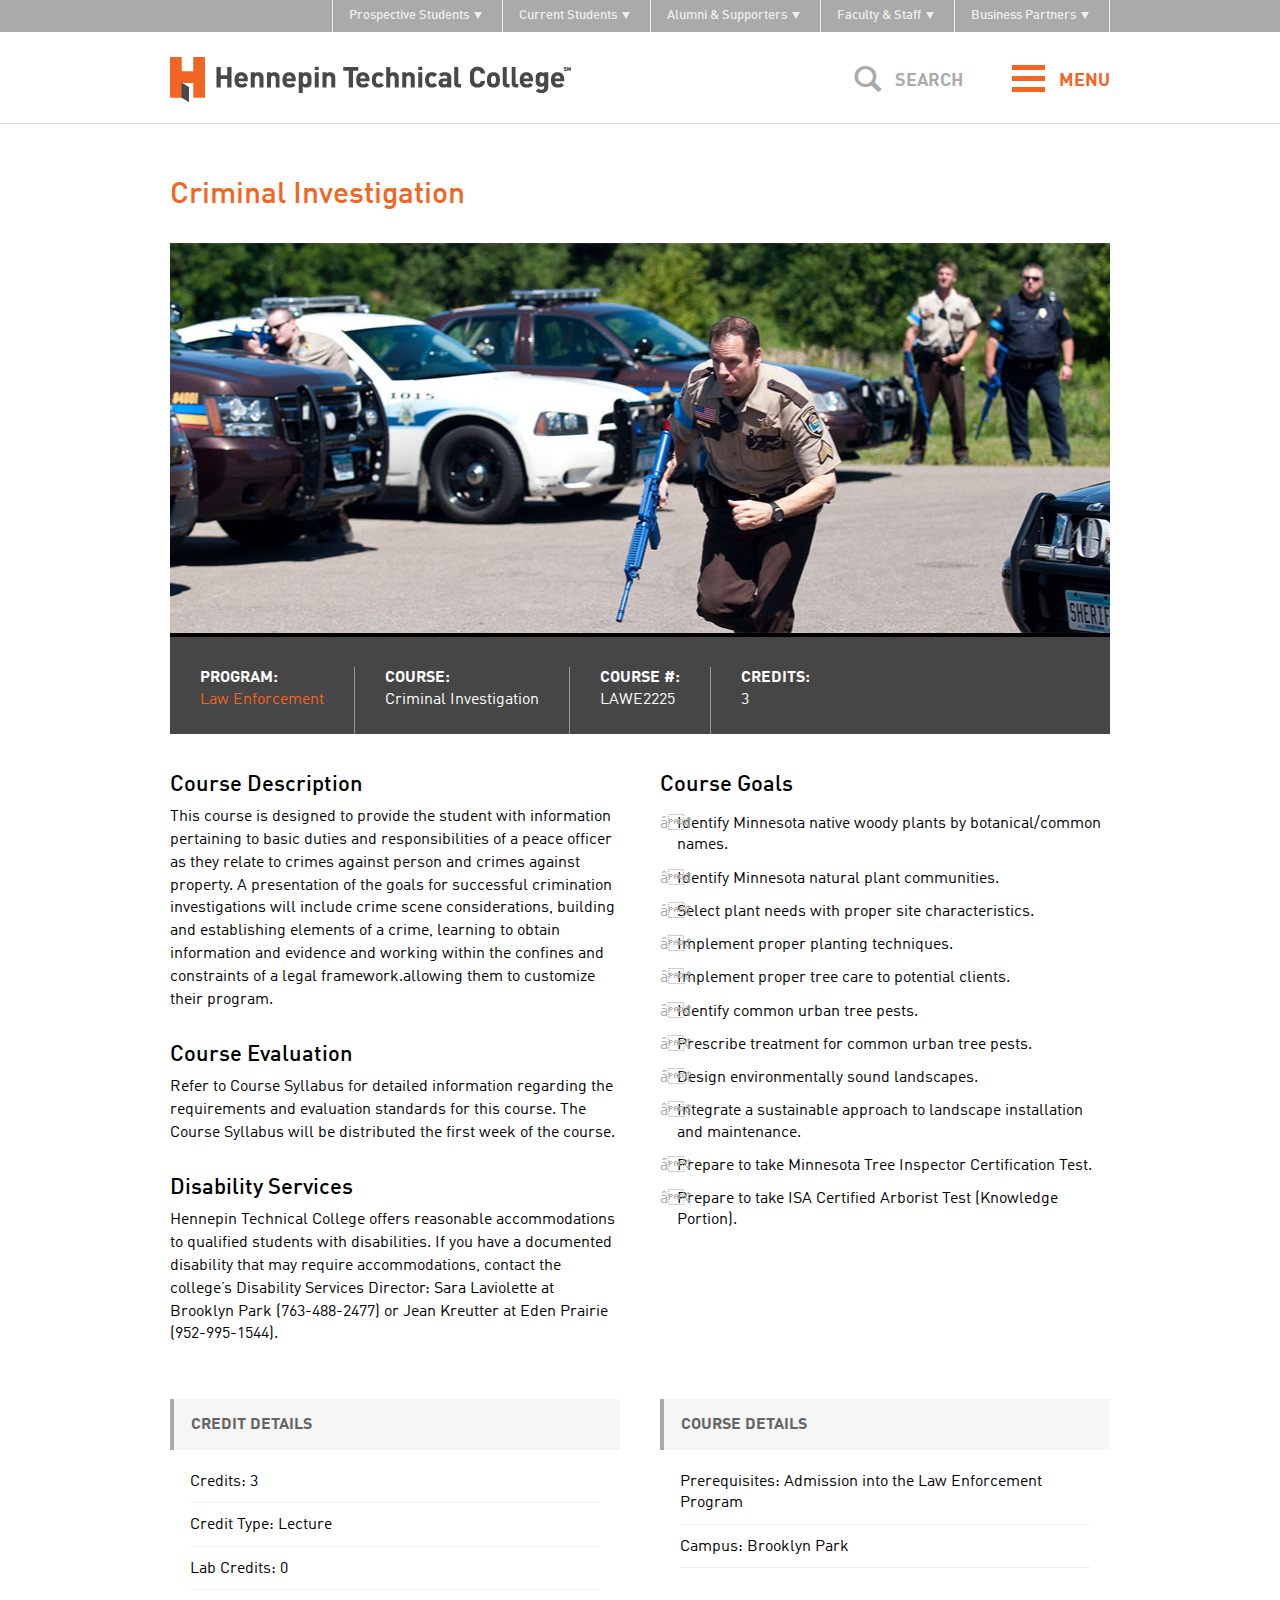
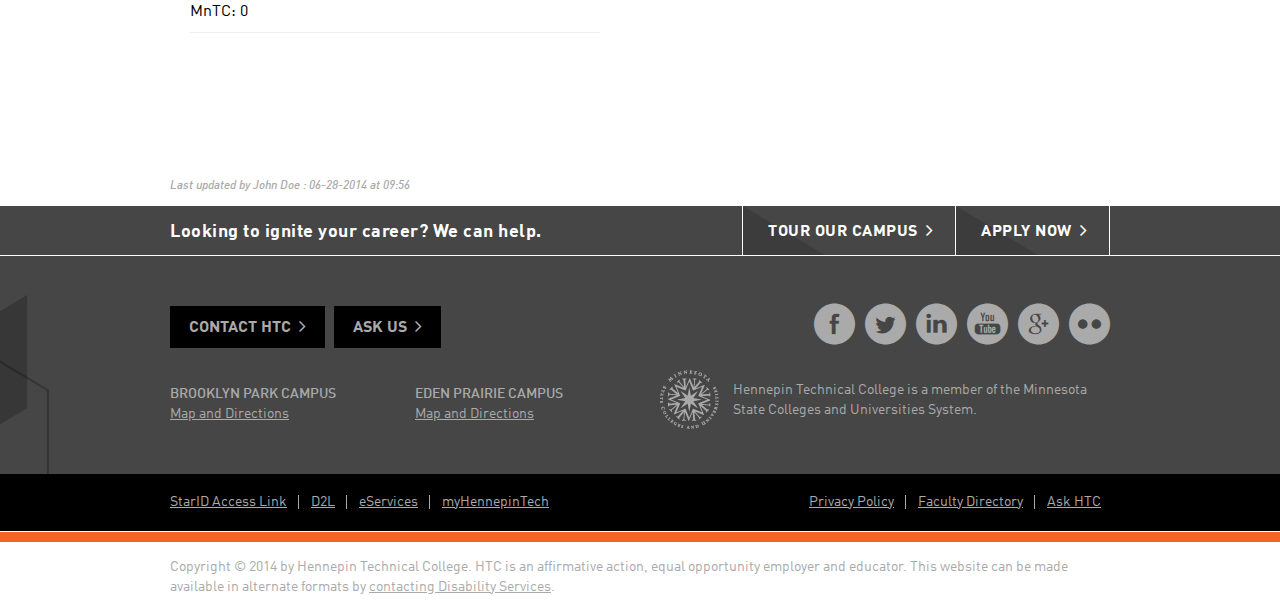
<file: inside-courses.html>
<!doctype html>
<!--[if IE 8]> <html class="no-js lt-ie10 lt-ie9"> <![endif]-->
<!--[if IE 9]> <html class="no-js lt-ie10"> <![endif]-->
<!--[if gt IE 9]><!--> <html class="no-js"> <!--<![endif]-->
	<head>
		<meta charset="utf-8">
		<meta http-equiv="X-UA-Compatible" content="IE=edge">
		<meta name="viewport" content="width=device-width, initial-scale=1">
		<meta name="description" content="Hennepin Technical College provides excellence in career and technical education for employment and advancement in an ever-changing global environment, embracing quality and innovation in career and technical education, workforce development, and lifelong learning." />
		<meta name="author" content="">
		<link rel="icon" href="favicon.ico">

		<title>Hennepin Technical College</title>

		<!-- Bootstrap core CSS & theme styles -->
		<link href="styles/master.css" rel="stylesheet">

		<!-- Modernizr for SVG detect -->
		<script src="js/libs/modernizr.custom.js"></script>

		<!-- HTML5 shim and Respond.js IE8 support of HTML5 elements and media queries -->
		<!--[if lt IE 9]>
			<script src="https://oss.maxcdn.com/html5shiv/3.7.2/html5shiv.min.js"></script>
			<script src="https://oss.maxcdn.com/respond/1.4.2/respond.min.js"></script>
		<![endif]-->
	</head>

	<body>

		<!-- My HTC Navbar -->
		<div class="my-htc-navigation navbar navbar-default" role="navigation">
			<div class="container">
				<div class="row">
				<div class="navbar-header">
					<button type="button" class="my-htc-toggle navbar-toggle collapsed" data-toggle="collapse" data-target="#my-htc-nav">
						Explore <span class="caret"></span>
					</button>
				</div>
				<div id="my-htc-nav" class="collapse navbar-collapse">
					<ul class="nav navbar-nav navbar-right">
						<li class="dropdown">
							<a href="#" class="dropdown-toggle" data-toggle="dropdown">Prospective Students <span class="caret"></span></a>
							<ul class="dropdown-menu" role="menu">
								<li><a href="#">Link 1</a></li>
								<li><a href="#">Link 2</a></li>
								<li><a href="#">Link 3</a></li>
								<li class="separated-link"><a href="#">Separated link</a></li>
							</ul>
						</li>
						<li class="dropdown">
							<a href="#" class="dropdown-toggle" data-toggle="dropdown">Current Students <span class="caret"></span></a>
							<ul class="dropdown-menu" role="menu">
								<li><a href="#">Link 1</a></li>
								<li><a href="#">Link 2</a></li>
								<li><a href="#">Link 3</a></li>
								<li class="separated-link"><a href="#">Separated link</a></li>
							</ul>
						</li>
						<li class="dropdown">
							<a href="#" class="dropdown-toggle" data-toggle="dropdown">Alumni & Supporters <span class="caret"></span></a>
							<ul class="dropdown-menu" role="menu">
								<li><a href="#">Link 1</a></li>
								<li><a href="#">Link 2</a></li>
								<li><a href="#">Link 3</a></li>
								<li class="separated-link"><a href="#">Separated link</a></li>
							</ul>
						</li>
						<li class="dropdown">
							<a href="#" class="dropdown-toggle" data-toggle="dropdown">Faculty & Staff <span class="caret"></span></a>
							<ul class="dropdown-menu" role="menu">
								<li><a href="#">Link 1</a></li>
								<li><a href="#">Link 2</a></li>
								<li><a href="#">Link 3</a></li>
								<li class="separated-link"><a href="#">Separated link</a></li>
							</ul>
						</li>
						<li class="dropdown">
							<a href="#" class="dropdown-toggle" data-toggle="dropdown">Business Partners <span class="caret"></span></a>
							<ul class="dropdown-menu" role="menu">
								<li><a href="#">Link 1</a></li>
								<li><a href="#">Link 2</a></li>
								<li><a href="#">Link 3</a></li>
								<li class="separated-link"><a href="#">Separated link</a></li>
							</ul>
						</li>                                                      
					</ul>
				</div><!--/.nav-collapse -->
			</div>
			</div><!--/.container -->
		</div><!--/.my-htc-navigation -->

		<!-- Header -->
		<header id="header" class="header">
			<div class="search-bar-position">
				<div class="search-bar-cover">
					<div class="container">
						<div class="row">

							<div class="header-logo col-xs-9 col-sm-7">
								<a href="/"><img src="img/logo-htc.png" width="401" alt="Hennepin Technical College"></a>
							</div><!-- /.logo -->

							<div class="search-and-nav col-xs-3 col-sm-5">

								<div id="search-trigger" class="header-search">
									<span class="glyphicon glyphicon-search"></span> Search
								</div>

								<form id="header-search-form" class="header-search-form" method="get" action="#" role="search">
									<label class="sr-only sr-only-focusable" for="search">Search</label>
									<input id="search" class="search-form-input" type="search" name="search" placeholder="Search">
									<button class="search-form-submit glyphicon glyphicon-search" type="submit" role="button"></button>
								</form>

								<ul class="primary-navigation" role="navigation">
									<li class="dropdown">
										<a href="#" class="dropdown-toggle clearfix" data-toggle="dropdown">
											<span class="sr-only">Toggle Main Navigation</span>
											<div class="icon-bar-wrap">
												<span class="icon-bar"></span>
												<span class="icon-bar"></span>
												<span class="icon-bar"></span>
											</div>
											<div class="primary-nav-title">Menu</div>
										</a>
										<ul class="dropdown-menu dropdown-menu-right" role="menu">
											<li class="visible-xs-block">
												<form method="get" action="#" role="search" class="primary-nav-search">
													<label class="sr-only sr-only-focusable" for="search">Search</label>
													<input id="search" class="search-bar-input" type="search" name="search" placeholder="Search">
													<button class="search-bar-submit icon-angle-right" type="submit" role="button"></button>
												</form>
											</li>
											<li><a href="#">About HTC</a></li>
											<li><a href="#">Get Started</a></li>
											<li><a href="#">Degrees & Programs</a></li>
											<li><a href="#">Paying for College</a></li>
											<li><a href="#">Customized Training</a></li>
											<li><a href="#">News & Calendar</a></li>
										</ul>
									</li>
								</ul><!-- /.primary-navigation -->

							</div><!-- /.search-and-nav -->

						</div><!-- /.row -->
					</div><!-- /.container -->
				</div> <!-- /.search-bar-cover -->

				<div id="search-bar" class="search-bar hidden-xs">
					<div class="container">
						<form method="get" action="#" role="search">
							<label class="sr-only sr-only-focusable" for="search">Search</label>
							<input id="search" class="search-bar-input" type="search" name="search" placeholder="Search">
							<button class="search-bar-submit icon-angle-right" type="submit" role="button"></button>
						</form>
					</div>
				</div>

			</div> <!-- /.search-bar-position -->
		</header><!-- /.header -->

		<!-- INSIDE LAYOUT: COURSE OVERVIEW -->

		<!-- Main content -->
		<div class="main-content container">
			<div class="row">
				<div class="col-xs-12">
					<h1>Criminal Investigation</h1>

					<!-- Program overview details -->
					<div class="course-overview clearfix">
						<div class="course-overview-photo" style="background-image: url(img/course-overview-photo.jpg)"></div>
						<div class="course-overview-details">
							<ul class="course-overview-detail-list clearfix">
								<li>
									<strong>Program:</strong>
									<a href="#">Law Enforcement</a>
								</li>
								<li>
									<strong>Course:</strong>
									Criminal Investigation
								</li>
								<li>
									<strong>Course #:</strong>
									LAWE2225
								</li>
								<li>
									<strong>Credits:</strong>
									3
								</li>
							</ul>
						</div>
					</div><!-- //course-overview-details -->

					<div class="row">
						<div class="col-xs-12 col-sm-6">
							<h2>Course Description</h2>
							<p>This course is designed to provide the student with information pertaining to basic duties and responsibilities of a peace officer as they relate to crimes against person and crimes against property. A presentation of the goals for successful crimination investigations will include crime scene considerations, building and establishing elements of a crime, learning to obtain information and evidence and working within the confines and constraints of a legal framework.allowing them to customize their program.</p>

							<h2>Course Evaluation</h2>
							<p>Refer to Course Syllabus for detailed information regarding the requirements and evaluation standards for this course. The Course Syllabus will be distributed the first week of the course.</p>

							<h2>Disability Services</h2>
							<p>Hennepin Technical College offers reasonable accommodations to qualified students with disabilities. If you have a documented disability that may require accommodations, contact the college’s Disability Services Director: Sara Laviolette at Brooklyn Park (763-488-2477) or Jean Kreutter at Eden Prairie (952-995-1544).</p>
						</div>
						<div class="col-xs-12 col-sm-6">
							<h2>Course Goals</h2>
							<ul class="list">
							    <li>Identify Minnesota native woody plants by botanical/common names.</li>
							    <li>Identify Minnesota natural plant communities.</li>
							    <li>Select plant needs with proper site characteristics.</li>
							    <li>Implement proper planting techniques.</li>
							    <li>Implement proper tree care to potential clients.</li>
							    <li>Identify common urban tree pests.</li>
							    <li>Prescribe treatment for common urban tree pests.</li>
							    <li>Design environmentally sound landscapes.</li>
							    <li>Integrate a sustainable approach to landscape installation and maintenance.</li>
							    <li>Prepare to take Minnesota Tree Inspector Certification Test.</li>
							    <li>Prepare to take ISA Certified Arborist Test (Knowledge Portion).</li>
							</ul>
						</div>
					</div><!-- //.row -->
					
                    <!-- Course panels -->
					<div class="row spaced-med">
						<div class="col-xs-12 col-sm-6">
							<div class="panel panel-default">
							  <div class="panel-heading">Credit Details</div>
							  <div class="panel-body">
							    <ul class="list-plain lined">
							    	<li>
							    		Credits: 3
							    	</li>
							    	<li>
							    		Credit Type: Lecture
							    	</li>
							    	<li>
							    		Lab Credits: 0
							    	</li>
							    	<li>
							    		MnTC: 0
							    	</li>
							    </ul>
							  </div><!-- //.panel-body -->
							</div><!-- //.panel -->
						</div>
						<div class="col-xs-12 col-sm-6">
							<div class="panel panel-default">
							  <div class="panel-heading">Course Details</div>
							  <div class="panel-body">
							    <ul class="list-plain lined">
							    	<li>
							    		Prerequisites: Admission into the Law Enforcement Program
							    	</li>
							    	<li>
							    		Campus: Brooklyn Park
							    	</li>
							    </ul>
							  </div><!-- //.panel-body -->
							</div><!-- //.panel -->
						</div>
					</div>

				</div>
			</div><!-- /.row -->
		</div><!-- /.container -->

		<!-- Main content -->
		<div class="content-updated container">
			<div class="row">
				<div class="col-xs-12">
					<p>Last updated by John Doe : 06-28-2014 at 09:56</p>
				</div>
			</div><!-- /.row -->
		</div><!-- /.container -->

		<!-- / END INSIDE LAYOUT: COURSE OVERVIEW -->

		<!-- Footer -->
		<footer class="clearfix">
			
			<div class="footer-level-1">
				<div class="container">
					<div class="fl1-headline">Looking to ignite your career? We can help.</div>
					<div class="fl1-cta">
						<a href="#" class="fl1-btn arrow-link">Tour Our Campus</a>
						<a href="#" class="fl1-btn arrow-link">Apply Now</a>
					</div>
				</div>
			</div>

			<div class="footer-level-2">
				<div class="container">
					<div class="row">
						<div class="col-xs-12 col-sm-6">
							<a href="#" class="btn btn-primary dark">Contact HTC</a>
							<a href="#" class="btn btn-primary dark">Ask Us</a>

							<div class="campus-links row">
								<div class="col-xs-6">
									<div class="uppercase">Brooklyn Park Campus</div>
									<a href="#">Map and Directions</a>
								</div>
								<div class="col-xs-6">
									<div class="uppercase">Eden Prairie Campus</div>
									<a href="#">Map and Directions</a>
								</div>
							</div>
							
						</div>
						<div class="col-xs-12 col-sm-6">
							<div class="social-icons">
								<span class="icon-facebook"></span>
								<span class="icon-twitter"></span>
								<span class="icon-linkedin"></span>
								<span class="icon-youtube"></span>
								<span class="icon-gplus"></span>
								<span class="icon-flickr"></span>
							</div> <!-- //.social-icons -->

							<div class="mnscu">
								<img src="img/logo-mnscu.png" alt="Minnesota State Colleges and Universities">
								Hennepin Technical College is a member of the Minnesota State Colleges and Universities System.
							</div> <!-- //.mnscu -->
						</div> <!-- //.col.. -->
					</div> <!-- //.row -->
				</div> <!-- //.container -->
			</div> <!-- //.footer-level-2 -->

			<div class="footer-level-3">
				<div class="container">
					<div class="row">
						<div class="col-xs-12 col-sm-6">
							<ul>
								<li><a href="#">StarID Access Link</a></li>
								<li><a href="#">D2L</a></li>
								<li><a href="#">eServices</a></li>
								<li><a href="#">myHennepinTech</a></li>
							</ul>
						</div>
						<div class="col-xs-12 col-sm-6">
							<ul>
								<li><a href="#">Privacy Policy</a></li>
								<li><a href="#">Faculty Directory</a></li>
								<li><a href="#">Ask HTC</a> </li>
							</ul>
						</div>
					</div> <!-- //.row -->
				</div> <!-- //.container -->
			</div> <!-- //.footer-level-3 -->

			<div class="footer-level-4">
				<div class="container">
					Copyright &copy; 2014 by Hennepin Technical College. HTC is an affirmative action, equal opportunity employer and educator. This website can be made available in alternate formats by <a href="#">contacting Disability Services</a>.
				</div> <!-- //.container -->
			</div> <!-- //.footer-level-4 -->

		</footer>


		<!-- end layout, start scripts -->
		<script src="//ajax.googleapis.com/ajax/libs/jquery/1.11.0/jquery.min.js"></script>
		<script>window.jQuery || document.write('<script src="js/libs/jquery-1.11.0.min.js"><\/script>')</script>
		<script src="js/libs/bootstrap.min.js"></script>

		<script src="js/plugins.js"></script>
		<script src="js/scripts.js"></script>
		
	</body>
</html>
</file>
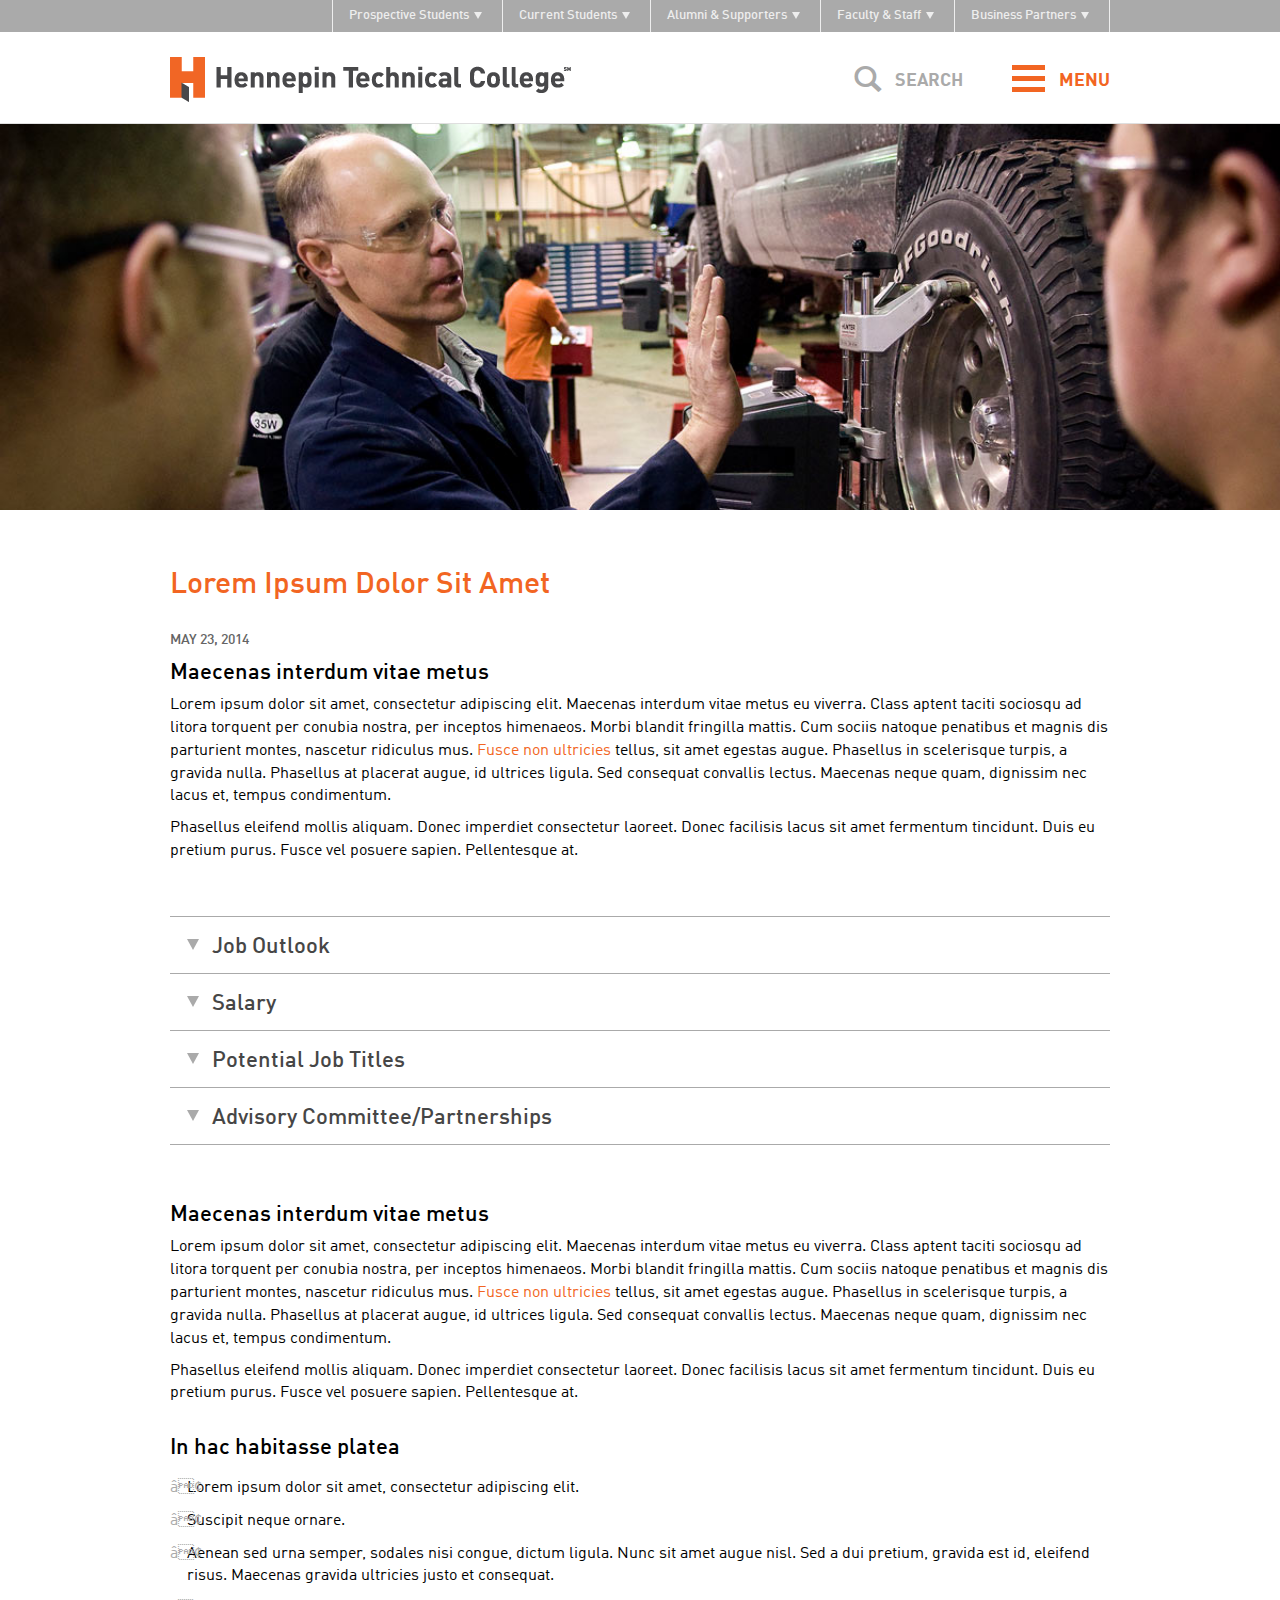
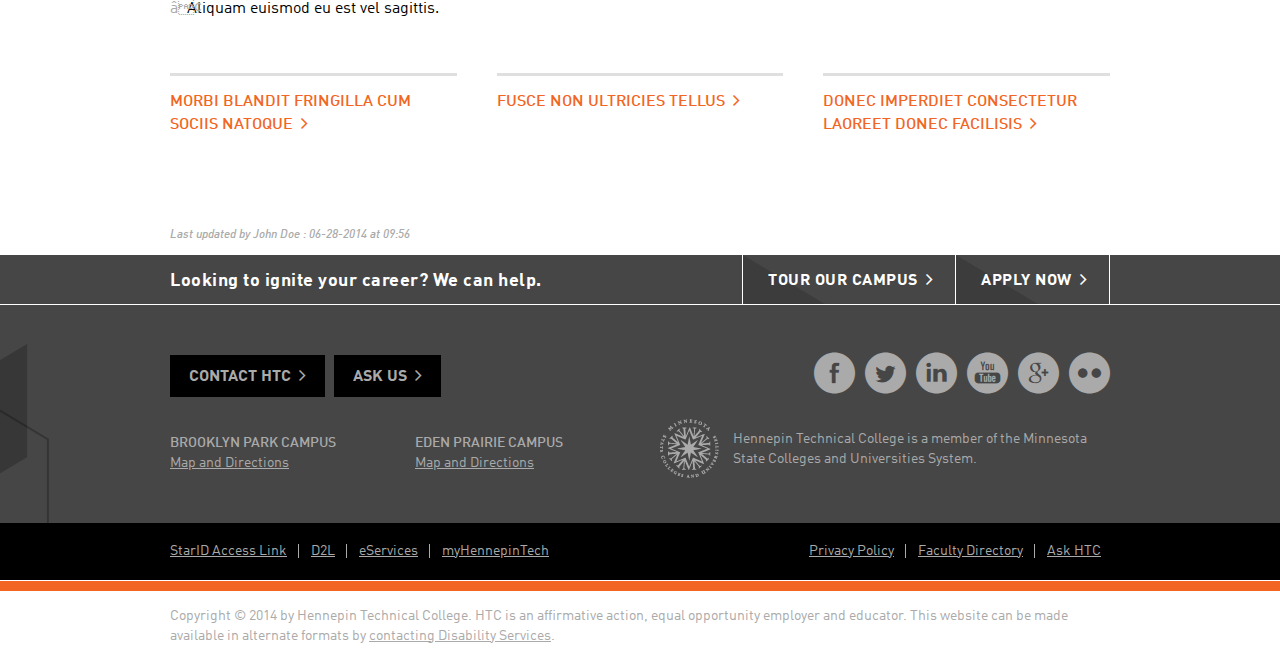
<file: inside-d.html>
<!doctype html>
<!--[if IE 8]> <html class="no-js lt-ie10 lt-ie9"> <![endif]-->
<!--[if IE 9]> <html class="no-js lt-ie10"> <![endif]-->
<!--[if gt IE 9]><!--> <html class="no-js"> <!--<![endif]-->
	<head>
		<meta charset="utf-8">
		<meta http-equiv="X-UA-Compatible" content="IE=edge">
		<meta name="viewport" content="width=device-width, initial-scale=1">
		<meta name="description" content="Hennepin Technical College provides excellence in career and technical education for employment and advancement in an ever-changing global environment, embracing quality and innovation in career and technical education, workforce development, and lifelong learning." />
		<meta name="author" content="">
		<link rel="icon" href="favicon.ico">

		<title>Hennepin Technical College</title>

		<!-- Bootstrap core CSS & theme styles -->
		<link href="styles/master.css" rel="stylesheet">

		<!-- Modernizr for SVG detect -->
		<script src="js/libs/modernizr.custom.js"></script>

		<!-- HTML5 shim and Respond.js IE8 support of HTML5 elements and media queries -->
		<!--[if lt IE 9]>
			<script src="https://oss.maxcdn.com/html5shiv/3.7.2/html5shiv.min.js"></script>
			<script src="https://oss.maxcdn.com/respond/1.4.2/respond.min.js"></script>
		<![endif]-->
	</head>

	<body>

		<!-- My HTC Navbar -->
		<div class="my-htc-navigation navbar navbar-default" role="navigation">
			<div class="container">
				<div class="row">
				<div class="navbar-header">
					<button type="button" class="my-htc-toggle navbar-toggle collapsed" data-toggle="collapse" data-target="#my-htc-nav">
						Explore <span class="caret"></span>
					</button>
				</div>
				<div id="my-htc-nav" class="collapse navbar-collapse">
					<ul class="nav navbar-nav navbar-right">
						<li class="dropdown">
							<a href="#" class="dropdown-toggle" data-toggle="dropdown">Prospective Students <span class="caret"></span></a>
							<ul class="dropdown-menu" role="menu">
								<li><a href="#">Link 1</a></li>
								<li><a href="#">Link 2</a></li>
								<li><a href="#">Link 3</a></li>
								<li class="separated-link"><a href="#">Separated link</a></li>
							</ul>
						</li>
						<li class="dropdown">
							<a href="#" class="dropdown-toggle" data-toggle="dropdown">Current Students <span class="caret"></span></a>
							<ul class="dropdown-menu" role="menu">
								<li><a href="#">Link 1</a></li>
								<li><a href="#">Link 2</a></li>
								<li><a href="#">Link 3</a></li>
								<li class="separated-link"><a href="#">Separated link</a></li>
							</ul>
						</li>
						<li class="dropdown">
							<a href="#" class="dropdown-toggle" data-toggle="dropdown">Alumni & Supporters <span class="caret"></span></a>
							<ul class="dropdown-menu" role="menu">
								<li><a href="#">Link 1</a></li>
								<li><a href="#">Link 2</a></li>
								<li><a href="#">Link 3</a></li>
								<li class="separated-link"><a href="#">Separated link</a></li>
							</ul>
						</li>
						<li class="dropdown">
							<a href="#" class="dropdown-toggle" data-toggle="dropdown">Faculty & Staff <span class="caret"></span></a>
							<ul class="dropdown-menu" role="menu">
								<li><a href="#">Link 1</a></li>
								<li><a href="#">Link 2</a></li>
								<li><a href="#">Link 3</a></li>
								<li class="separated-link"><a href="#">Separated link</a></li>
							</ul>
						</li>
						<li class="dropdown">
							<a href="#" class="dropdown-toggle" data-toggle="dropdown">Business Partners <span class="caret"></span></a>
							<ul class="dropdown-menu" role="menu">
								<li><a href="#">Link 1</a></li>
								<li><a href="#">Link 2</a></li>
								<li><a href="#">Link 3</a></li>
								<li class="separated-link"><a href="#">Separated link</a></li>
							</ul>
						</li>                                                      
					</ul>
				</div><!--/.nav-collapse -->
			</div>
			</div><!--/.container -->
		</div><!--/.my-htc-navigation -->

		<!-- Header -->
		<header id="header" class="header">
			<div class="search-bar-position">
				<div class="search-bar-cover">
					<div class="container">
						<div class="row">

							<div class="header-logo col-xs-9 col-sm-7">
								<a href="/"><img src="img/logo-htc.png" width="401" alt="Hennepin Technical College"></a>
							</div><!-- /.logo -->

							<div class="search-and-nav col-xs-3 col-sm-5">

								<div id="search-trigger" class="header-search">
									<span class="glyphicon glyphicon-search"></span> Search
								</div>

								<form id="header-search-form" class="header-search-form" method="get" action="#" role="search">
									<label class="sr-only sr-only-focusable" for="search">Search</label>
									<input id="search" class="search-form-input" type="search" name="search" placeholder="Search">
									<button class="search-form-submit glyphicon glyphicon-search" type="submit" role="button"></button>
								</form>

								<ul class="primary-navigation" role="navigation">
									<li class="dropdown">
										<a href="#" class="dropdown-toggle clearfix" data-toggle="dropdown">
											<span class="sr-only">Toggle Main Navigation</span>
											<div class="icon-bar-wrap">
												<span class="icon-bar"></span>
												<span class="icon-bar"></span>
												<span class="icon-bar"></span>
											</div>
											<div class="primary-nav-title">Menu</div>
										</a>
										<ul class="dropdown-menu dropdown-menu-right" role="menu">
											<li class="visible-xs-block">
													<form method="get" action="#" role="search" class="primary-nav-search">
														<label class="sr-only sr-only-focusable" for="search">Search</label>
														<input id="search" class="search-bar-input" type="search" name="search" placeholder="Search">
														<button class="search-bar-submit icon-angle-right" type="submit" role="button"></button>
													</form>
											</li>
											<li><a href="#">About HTC</a></li>
											<li><a href="#">Get Started</a></li>
											<li><a href="#">Degrees & Programs</a></li>
											<li><a href="#">Paying for College</a></li>
											<li><a href="#">Customized Training</a></li>
											<li><a href="#">News & Calendar</a></li>
										</ul>
									</li>
								</ul><!-- /.primary-navigation -->

							</div><!-- /.search-and-nav -->

						</div><!-- /.row -->
					</div><!-- /.container -->
				</div> <!-- /.search-bar-cover -->

				<div id="search-bar" class="search-bar hidden-xs">
						<div class="container">
							<form method="get" action="#" role="search">
								<label class="sr-only sr-only-focusable" for="search">Search</label>
								<input id="search" class="search-bar-input" type="search" name="search" placeholder="Search">
								<button class="search-bar-submit icon-angle-right" type="submit" role="button"></button>
							</form>
						</div>
				</div>

			</div> <!-- /.search-bar-position -->
		</header><!-- /.header -->

		<!-- INSIDE LAYOUT: D -->

		<!-- Full width image banner -->
		<div class="inside-image-banner" style="background-image: url(img/interior-banner-full-width.jpg)"></div>

		<!-- Main content -->
		<div class="main-content container">
			<div class="row">
				<div class="col-xs-12">
					<h1>Lorem Ipsum Dolor Sit Amet</h1>
					<div class="page-meta-info">May 23, 2014</div>

					<h2>Maecenas interdum vitae metus</h2>
					<p>Lorem ipsum dolor sit amet, consectetur adipiscing elit. Maecenas interdum vitae metus eu viverra. Class aptent taciti sociosqu ad litora torquent per conubia nostra, per inceptos himenaeos. Morbi blandit fringilla mattis. Cum sociis natoque penatibus et magnis dis parturient montes, nascetur ridiculus mus. <a href="#">Fusce non ultricies</a> tellus, sit amet egestas augue. Phasellus in scelerisque turpis, a gravida nulla. Phasellus at placerat augue, id ultrices ligula. Sed consequat convallis lectus. Maecenas neque quam, dignissim nec lacus et, tempus condimentum.</p>
					<p>Phasellus eleifend mollis aliquam. Donec imperdiet consectetur laoreet. Donec facilisis lacus sit amet fermentum tincidunt. Duis eu pretium purus. Fusce vel posuere sapien. Pellentesque at.</p>

					<div class="accordion">
                          
                      	<div class="acc-section">
                          	<div class="acc-header"><h2>Job Outlook</h2></div>
                          	<div class="acc-content">
	                            <p>Lorem ipsum dolor sit amet, consectetur adipiscing elit. Maecenas interdum vitae metus eu. Class apLorem ipsum dolor sit amet, consectetur adipiscing elit. Maecenas interdum vitae metus eu viverra. Class aptent taciti sociosqu ad litora torquent per conubia nostra, per inceptos himenaeos. Morbi blandit fringilla mattis. Cum sociis natoque penatibus auctor lorem, sit tent taciti.</p>
					        	<a href="#" class="acc-link arrow-link">Lorem ipsum dolor</a>
                          	</div>
                      	</div>
                      	<div class="acc-section">
                          	<div class="acc-header"><h2>Salary</h2></div>
                          	<div class="acc-content">
	                            <p>Lorem ipsum dolor sit amet, consectetur adipiscing elit. Maecenas interdum vitae metus eu. Class apLorem ipsum dolor sit amet, consectetur adipiscing elit. Maecenas interdum vitae metus eu viverra. Class aptent taciti sociosqu ad litora torquent per conubia nostra, per inceptos himenaeos. Morbi blandit fringilla mattis. Cum sociis natoque penatibus auctor lorem, sit tent taciti.</p>
					        	<a href="#" class="acc-link arrow-link">Lorem ipsum dolor</a>
                          	</div>
                      	</div>
                      	<div class="acc-section">
                          	<div class="acc-header"><h2>Potential Job Titles</h2></div>
                          	<div class="acc-content">
	                            <p>Lorem ipsum dolor sit amet, consectetur adipiscing elit. Maecenas interdum vitae metus eu. Class apLorem ipsum dolor sit amet, consectetur adipiscing elit. Maecenas interdum vitae metus eu viverra. Class aptent taciti sociosqu ad litora torquent per conubia nostra, per inceptos himenaeos. Morbi blandit fringilla mattis. Cum sociis natoque penatibus auctor lorem, sit tent taciti.</p>
					        	<a href="#" class="acc-link arrow-link">Lorem ipsum dolor</a>
                          	</div>
                      	</div>
                      	<div class="acc-section">
                          	<div class="acc-header"><h2>Advisory Committee/Partnerships</h2></div>
                          	<div class="acc-content">
	                            <p>Lorem ipsum dolor sit amet, consectetur adipiscing elit. Maecenas interdum vitae metus eu. Class apLorem ipsum dolor sit amet, consectetur adipiscing elit. Maecenas interdum vitae metus eu viverra. Class aptent taciti sociosqu ad litora torquent per conubia nostra, per inceptos himenaeos. Morbi blandit fringilla mattis. Cum sociis natoque penatibus auctor lorem, sit tent taciti.</p>
					        	<a href="#" class="acc-link arrow-link">Lorem ipsum dolor</a>
                          	</div>
                      	</div>

                    </div><!-- ///accordion -->
				
					<h2>Maecenas interdum vitae metus</h2>
					<p>Lorem ipsum dolor sit amet, consectetur adipiscing elit. Maecenas interdum vitae metus eu viverra. Class aptent taciti sociosqu ad litora torquent per conubia nostra, per inceptos himenaeos. Morbi blandit fringilla mattis. Cum sociis natoque penatibus et magnis dis parturient montes, nascetur ridiculus mus. <a href="#">Fusce non ultricies</a> tellus, sit amet egestas augue. Phasellus in scelerisque turpis, a gravida nulla. Phasellus at placerat augue, id ultrices ligula. Sed consequat convallis lectus. Maecenas neque quam, dignissim nec lacus et, tempus condimentum.</p>
					<p>Phasellus eleifend mollis aliquam. Donec imperdiet consectetur laoreet. Donec facilisis lacus sit amet fermentum tincidunt. Duis eu pretium purus. Fusce vel posuere sapien. Pellentesque at.</p>

					<h2>In hac habitasse platea</h2>
					<ul class="list">
						<li>Lorem ipsum dolor sit amet, consectetur adipiscing elit.</li>
						<li>Suscipit neque ornare.</li>
						<li>Aenean sed urna semper, sodales nisi congue, dictum ligula. Nunc sit amet augue nisl. Sed a dui pretium, gravida est id, eleifend risus. Maecenas gravida ultricies justo et consequat.</li>
						<li>Aliquam euismod eu est vel sagittis.</li>
					</ul>

					<div class="content-footer row">
						<div class="col-xs-12 col-sm-4">
							<div class="content-footer-content">
								<a href="#" class="arrow-link">Morbi blandit fringilla  Cum sociis natoque</a>
							</div>
						</div>
						<div class="col-xs-12 col-sm-4">
							<div class="content-footer-content">
								<a href="#" class="arrow-link">Fusce non ultricies tellus</a>
							</div>
						</div>
						<div class="col-xs-12 col-sm-4">
							<div class="content-footer-content">
								<a href="#" class="arrow-link">Donec imperdiet consectetur laoreet Donec facilisis</a>
							</div>
						</div>
					</div>

				</div>
			</div><!-- /.row -->
		</div><!-- /.container -->

		<!-- Main content -->
		<div class="content-updated container">
			<div class="row">
				<div class="col-xs-12">
					<p>Last updated by John Doe : 06-28-2014 at 09:56</p>
				</div>
			</div><!-- /.row -->
		</div><!-- /.container -->

		<!-- / END INSIDE LAYOUT: D -->

		<!-- Footer -->
		<footer class="clearfix">
			
			<div class="footer-level-1">
				<div class="container">
					<div class="fl1-headline">Looking to ignite your career? We can help.</div>
					<div class="fl1-cta">
						<a href="#" class="fl1-btn arrow-link">Tour Our Campus</a>
						<a href="#" class="fl1-btn arrow-link">Apply Now</a>
					</div>
				</div>
			</div>

			<div class="footer-level-2">
				<div class="container">
					<div class="row">
						<div class="col-xs-12 col-sm-6">
							<a href="#" class="btn btn-primary dark">Contact HTC</a>
							<a href="#" class="btn btn-primary dark">Ask Us</a>

							<div class="campus-links row">
								<div class="col-xs-6">
									<div class="uppercase">Brooklyn Park Campus</div>
									<a href="#">Map and Directions</a>
								</div>
								<div class="col-xs-6">
									<div class="uppercase">Eden Prairie Campus</div>
									<a href="#">Map and Directions</a>
								</div>
							</div>
							
						</div>
						<div class="col-xs-12 col-sm-6">
							<div class="social-icons">
								<span class="icon-facebook"></span>
								<span class="icon-twitter"></span>
								<span class="icon-linkedin"></span>
								<span class="icon-youtube"></span>
								<span class="icon-gplus"></span>
								<span class="icon-flickr"></span>
							</div> <!-- //.social-icons -->

							<div class="mnscu">
								<img src="img/logo-mnscu.png" alt="Minnesota State Colleges and Universities">
								Hennepin Technical College is a member of the Minnesota State Colleges and Universities System.
							</div> <!-- //.mnscu -->
						</div> <!-- //.col.. -->
					</div> <!-- //.row -->
				</div> <!-- //.container -->
			</div> <!-- //.footer-level-2 -->

			<div class="footer-level-3">
				<div class="container">
					<div class="row">
						<div class="col-xs-12 col-sm-6">
							<ul>
								<li><a href="#">StarID Access Link</a></li>
								<li><a href="#">D2L</a></li>
								<li><a href="#">eServices</a></li>
								<li><a href="#">myHennepinTech</a></li>
							</ul>
						</div>
						<div class="col-xs-12 col-sm-6">
							<ul>
								<li><a href="#">Privacy Policy</a></li>
								<li><a href="#">Faculty Directory</a></li>
								<li><a href="#">Ask HTC</a> </li>
							</ul>
						</div>
					</div> <!-- //.row -->
				</div> <!-- //.container -->
			</div> <!-- //.footer-level-3 -->

			<div class="footer-level-4">
				<div class="container">
					Copyright &copy; 2014 by Hennepin Technical College. HTC is an affirmative action, equal opportunity employer and educator. This website can be made available in alternate formats by <a href="#">contacting Disability Services</a>.
				</div> <!-- //.container -->
			</div> <!-- //.footer-level-4 -->

		</footer>


		<!-- end layout, start scripts -->
		<script src="//ajax.googleapis.com/ajax/libs/jquery/1.11.0/jquery.min.js"></script>
		<script>window.jQuery || document.write('<script src="js/libs/jquery-1.11.0.min.js"><\/script>')</script>
		<script src="js/libs/bootstrap.min.js"></script>

		<script src="js/plugins.js"></script>
		<script src="js/scripts.js"></script>
		
	</body>
</html>
</file>
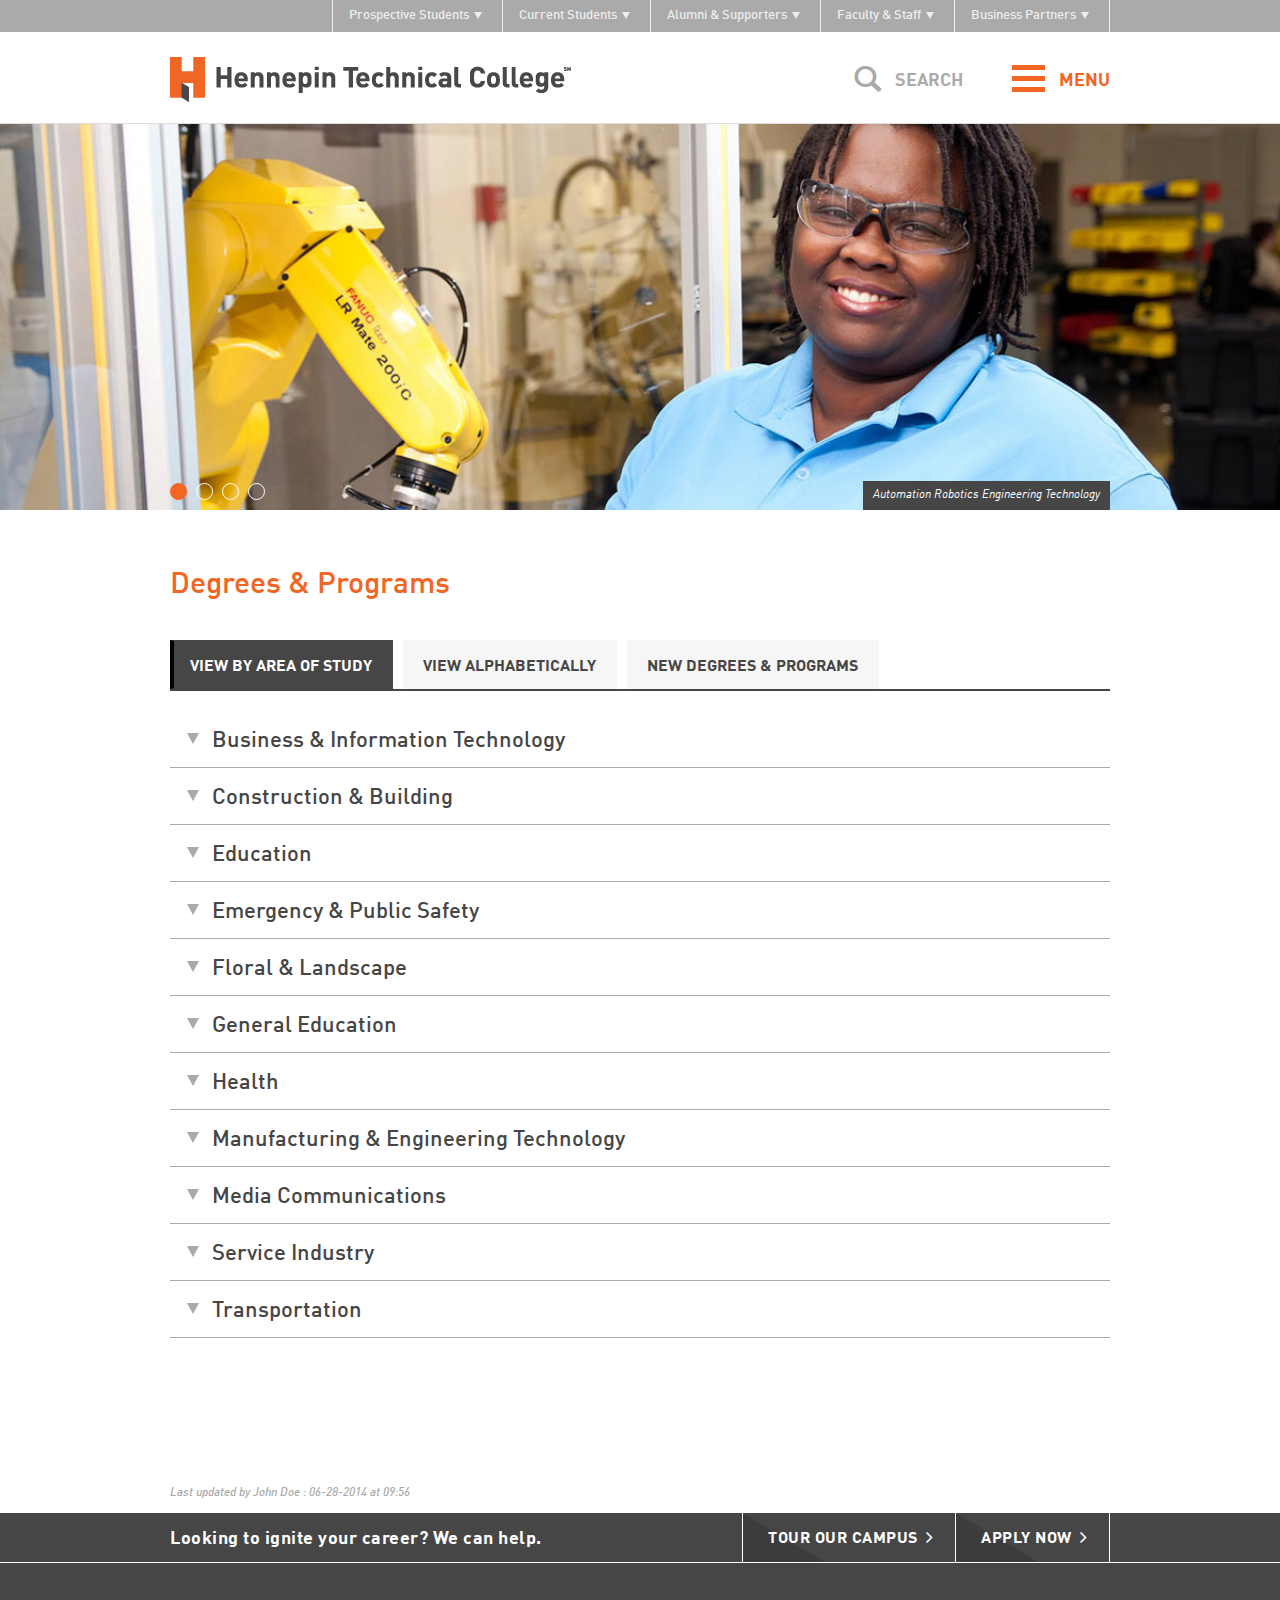
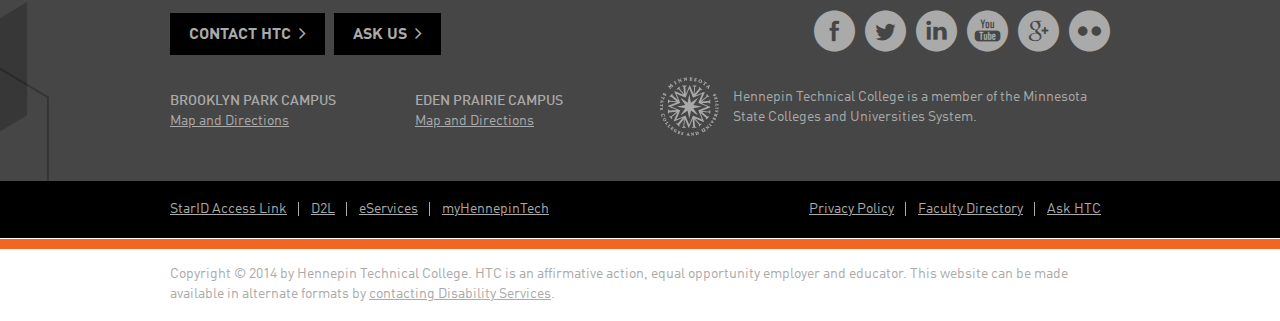
<file: inside-degrees-programs.html>
<!doctype html>
<!--[if IE 8]> <html class="no-js lt-ie10 lt-ie9"> <![endif]-->
<!--[if IE 9]> <html class="no-js lt-ie10"> <![endif]-->
<!--[if gt IE 9]><!--> <html class="no-js"> <!--<![endif]-->
	<head>
		<meta charset="utf-8">
		<meta http-equiv="X-UA-Compatible" content="IE=edge">
		<meta name="viewport" content="width=device-width, initial-scale=1">
		<meta name="description" content="Hennepin Technical College provides excellence in career and technical education for employment and advancement in an ever-changing global environment, embracing quality and innovation in career and technical education, workforce development, and lifelong learning." />
		<meta name="author" content="">
		<link rel="icon" href="favicon.ico">

		<title>Hennepin Technical College</title>

		<!-- Bootstrap core CSS & theme styles -->
		<link href="styles/master.css" rel="stylesheet">

		<!-- Modernizr for SVG detect -->
		<script src="js/libs/modernizr.custom.js"></script>

		<!-- HTML5 shim and Respond.js IE8 support of HTML5 elements and media queries -->
		<!--[if lt IE 9]>
			<script src="https://oss.maxcdn.com/html5shiv/3.7.2/html5shiv.min.js"></script>
			<script src="https://oss.maxcdn.com/respond/1.4.2/respond.min.js"></script>
		<![endif]-->
	</head>

	<body>

		<!-- My HTC Navbar -->
		<div class="my-htc-navigation navbar navbar-default" role="navigation">
			<div class="container">
				<div class="row">
				<div class="navbar-header">
					<button type="button" class="my-htc-toggle navbar-toggle collapsed" data-toggle="collapse" data-target="#my-htc-nav">
						Explore <span class="caret"></span>
					</button>
				</div>
				<div id="my-htc-nav" class="collapse navbar-collapse">
					<ul class="nav navbar-nav navbar-right">
						<li class="dropdown">
							<a href="#" class="dropdown-toggle" data-toggle="dropdown">Prospective Students <span class="caret"></span></a>
							<ul class="dropdown-menu" role="menu">
								<li><a href="#">Link 1</a></li>
								<li><a href="#">Link 2</a></li>
								<li><a href="#">Link 3</a></li>
								<li class="separated-link"><a href="#">Separated link</a></li>
							</ul>
						</li>
						<li class="dropdown">
							<a href="#" class="dropdown-toggle" data-toggle="dropdown">Current Students <span class="caret"></span></a>
							<ul class="dropdown-menu" role="menu">
								<li><a href="#">Link 1</a></li>
								<li><a href="#">Link 2</a></li>
								<li><a href="#">Link 3</a></li>
								<li class="separated-link"><a href="#">Separated link</a></li>
							</ul>
						</li>
						<li class="dropdown">
							<a href="#" class="dropdown-toggle" data-toggle="dropdown">Alumni & Supporters <span class="caret"></span></a>
							<ul class="dropdown-menu" role="menu">
								<li><a href="#">Link 1</a></li>
								<li><a href="#">Link 2</a></li>
								<li><a href="#">Link 3</a></li>
								<li class="separated-link"><a href="#">Separated link</a></li>
							</ul>
						</li>
						<li class="dropdown">
							<a href="#" class="dropdown-toggle" data-toggle="dropdown">Faculty & Staff <span class="caret"></span></a>
							<ul class="dropdown-menu" role="menu">
								<li><a href="#">Link 1</a></li>
								<li><a href="#">Link 2</a></li>
								<li><a href="#">Link 3</a></li>
								<li class="separated-link"><a href="#">Separated link</a></li>
							</ul>
						</li>
						<li class="dropdown">
							<a href="#" class="dropdown-toggle" data-toggle="dropdown">Business Partners <span class="caret"></span></a>
							<ul class="dropdown-menu" role="menu">
								<li><a href="#">Link 1</a></li>
								<li><a href="#">Link 2</a></li>
								<li><a href="#">Link 3</a></li>
								<li class="separated-link"><a href="#">Separated link</a></li>
							</ul>
						</li>                                                      
					</ul>
				</div><!--/.nav-collapse -->
			</div>
			</div><!--/.container -->
		</div><!--/.my-htc-navigation -->

		<!-- Header -->
		<header id="header" class="header">
			<div class="search-bar-position">
				<div class="search-bar-cover">
					<div class="container">
						<div class="row">

							<div class="header-logo col-xs-9 col-sm-7">
								<a href="/"><img src="img/logo-htc.png" width="401" alt="Hennepin Technical College"></a>
							</div><!-- /.logo -->

							<div class="search-and-nav col-xs-3 col-sm-5">

								<div id="search-trigger" class="header-search">
									<span class="glyphicon glyphicon-search"></span> Search
								</div>

								<form id="header-search-form" class="header-search-form" method="get" action="#" role="search">
									<label class="sr-only sr-only-focusable" for="search">Search</label>
									<input id="search" class="search-form-input" type="search" name="search" placeholder="Search">
									<button class="search-form-submit glyphicon glyphicon-search" type="submit" role="button"></button>
								</form>

								<ul class="primary-navigation" role="navigation">
									<li class="dropdown">
										<a href="#" class="dropdown-toggle clearfix" data-toggle="dropdown">
											<span class="sr-only">Toggle Main Navigation</span>
											<div class="icon-bar-wrap">
												<span class="icon-bar"></span>
												<span class="icon-bar"></span>
												<span class="icon-bar"></span>
											</div>
											<div class="primary-nav-title">Menu</div>
										</a>
										<ul class="dropdown-menu dropdown-menu-right" role="menu">
											<li class="visible-xs-block">
													<form method="get" action="#" role="search" class="primary-nav-search">
														<label class="sr-only sr-only-focusable" for="search">Search</label>
														<input id="search" class="search-bar-input" type="search" name="search" placeholder="Search">
														<button class="search-bar-submit icon-angle-right" type="submit" role="button"></button>
													</form>
											</li>
											<li><a href="#">About HTC</a></li>
											<li><a href="#">Get Started</a></li>
											<li><a href="#">Degrees & Programs</a></li>
											<li><a href="#">Paying for College</a></li>
											<li><a href="#">Customized Training</a></li>
											<li><a href="#">News & Calendar</a></li>
										</ul>
									</li>
								</ul><!-- /.primary-navigation -->

							</div><!-- /.search-and-nav -->

						</div><!-- /.row -->
					</div><!-- /.container -->
				</div> <!-- /.search-bar-cover -->

				<div id="search-bar" class="search-bar hidden-xs">
						<div class="container">
							<form method="get" action="#" role="search">
								<label class="sr-only sr-only-focusable" for="search">Search</label>
								<input id="search" class="search-bar-input" type="search" name="search" placeholder="Search">
								<button class="search-bar-submit icon-angle-right" type="submit" role="button"></button>
							</form>
						</div>
				</div>

			</div> <!-- /.search-bar-position -->
		</header><!-- /.header -->

		<!-- INSIDE LAYOUT: D -->

		<!-- Full width program slider -->
		<div class="program-slider-wrap full-width">
			<ul id="degree-program-slider" class="program-slider">
				<li>
					<div class="inside-image-banner" style="background-image: url(img/degrees-program-photo.jpg)">
						<div class="container">
							<div class="photo-caption">Automation Robotics Engineering Technology</div>
						</div>
					</div>
				</li>
				<li>
					<div class="inside-image-banner" style="background-image: url(http://placehold.it/1200x390&text=slide+2)">
						<div class="container">
							<div class="photo-caption">Photo Caption 2</div>
						</div>
					</div>
				</li>
				<li>
					<div class="inside-image-banner" style="background-image: url(http://placehold.it/1200x390&text=slide+3)">
						<div class="container">
							<div class="photo-caption">Photo Caption 3</div>
						</div>
					</div>
				</li>
				<li>
					<div class="inside-image-banner" style="background-image: url(http://placehold.it/1200x390&text=slide+4)">
						<div class="container">
							<div class="photo-caption">Photo Caption 4</div>
						</div>
					</div>
				</li>
			</ul>
		</div><!-- //program-slider -->
		<div class="program-slider-pager container"></div>

		<!-- Main content -->
		<div class="main-content container">
			<div class="row">
				<div class="col-xs-12">

					<h1>Degrees & Programs</h1>

					<a id="tabs-top" class="anchor-shift"></a>

					<!-- Nav tabs -->
					<ul class="nav nav-tabs" role="tablist">
					  <li class="active"><a href="#degrees-programs-area" role="tab" data-toggle="tab">View by Area of Study</a></li>
					  <li><a href="#degrees-programs-alphabetically" role="tab" data-toggle="tab" id="alpha-list-tab">View Alphabetically</a></li>
					  <li><a href="#degrees-programs-new" role="tab" data-toggle="tab">New Degrees & Programs</a></li>
					</ul>

					<!-- Tab panes -->
					<div class="tab-content">
					  <div class="tab-pane fade in active" id="degrees-programs-area">

					  	<div class="accordion">
                          
	                      	<div class="acc-section">
	                          	<div class="acc-header"><h2>Business & Information Technology</h2></div>
	                          	<div class="acc-content">
		                            <ul class="list-plain links-plain">
		                            	<li><a href="#">Accounting</a></li>
		                            	<li><a href="#">Business</a></li>
		                            	<li><a href="#">Individualized Studies</a></li>
		                            	<li><a href="#">Information Technology/Computer Careers</a></li>
		                            	<li><a href="#">Medical Office</a></li>
		                            </ul>
	                          	</div>
	                      	</div>
	                      	<div class="acc-section">
	                          	<div class="acc-header"><h2>Construction & Building</h2></div>
	                          	<div class="acc-content">
		                            <ul class="list-plain links-plain">
		                            	<li><a href="#">Architectural Technology</a></li>
		                            	<li><a href="#">Woodworking Technology</a></li>
		                            	<li><a href="#">Carpentry</a></li>
		                            	<li><a href="#">Heating, Ventilation and Air Conditioning</a></li>
		                            </ul>
	                          	</div>
	                      	</div>
	                      	<div class="acc-section">
	                          	<div class="acc-header"><h2>Education</h2></div>
	                          	<div class="acc-content">
		                            <ul class="list-plain links-plain">
		                            	<li><a href="#">Child Development</a></li>
		                            </ul>
	                          	</div>
	                      	</div>
	                      	<div class="acc-section">
	                          	<div class="acc-header"><h2>Emergency & Public Safety</h2></div>
	                          	<div class="acc-content">
		                            <ul class="list-plain links-plain">
		                            	<li><a href="#">Emergency Medical Services</a></li>
		                            	<li><a href="#">Environmental Health and Safety</a></li>
		                            	<li><a href="#">Fire Protection</a></li>
		                            	<li><a href="#">Public Works</a></li>
		                            	<li><a href="#">Law Enforcement</a></li>
		                            </ul>
	                          	</div>
	                      	</div>
	                      	<div class="acc-section">
	                          	<div class="acc-header"><h2>Floral & Landscape</h2></div>
	                          	<div class="acc-content">
		                            <ul class="list-plain links-plain">
		                            	<li><a href="#">Floral Design</a></li>
		                            	<li><a href="#">Landscape and Horticulture</a></li>
		                            </ul>
	                          	</div>
	                      	</div>
	                      	<div class="acc-section">
	                          	<div class="acc-header"><h2>General Education</h2></div>
	                          	<div class="acc-content">
		                            <ul class="list-plain links-plain">
		                            	<li><a href="#">General Education Departments</a></li>
		                            	<li><a href="#">Health Science (Broad Field)</a></li>
		                            </ul>
	                          	</div>
	                      	</div>
	                      	<div class="acc-section">
	                          	<div class="acc-header"><h2>Health</h2></div>
	                          	<div class="acc-content">
		                            <ul class="list-plain links-plain">
		                            	<li><a href="#">Community Paramedic</a></li>
		                            	<li><a href="#">Dental Assistant</a></li>
		                            	<li><a href="#">Emergency Medical Services</a></li>
		                            	<li><a href="#">Health Science (Broad Field)</a></li>
		                            	<li><a href="#">Health Unit Coordinator</a></li>
		                            	<li><a href="#">Medical Assistant</a></li>
		                            	<li><a href="#">Medical Office</a></li>
		                            	<li><a href="#">Nursing Assistant - Registered</a></li>
		                            	<li><a href="#">Nursing Station Technician</a></li>
		                            	<li><a href="#">Pharmacy Technology</a></li>
		                            	<li><a href="#">Practical Nursing</a></li>
		                            </ul>
	                          	</div>
	                      	</div>
	                      	<div class="acc-section">
	                          	<div class="acc-header"><h2>Manufacturing & Engineering Technology</h2></div>
	                          	<div class="acc-content">
		                            <ul class="list-plain links-plain">
		                            	<li><a href="#">Automation Robotics Engineering Technology</a></li>
		                            	<li><a href="#">Electronics Technology</a></li>
		                            	<li><a href="#">Engineering CAD Technology</a></li>
		                            	<li><a href="#">Fluid Power Engineering Technology</a></li>
		                            	<li><a href="#">Industrial Building Engineering and Maintenance</a></li>
		                            	<li><a href="#">Machine Tool Technology</a></li>
		                            	<li><a href="#">Manufacturing Engineering Technology</a></li>
		                            	<li><a href="#">Plastics Engineering Technology</a></li>
		                            	<li><a href="#">Quality Assurance</a></li>
		                            	<li><a href="#">Welding & Metal Fabrication</a></li>
		                            </ul>
	                          	</div>
	                      	</div>
	                      	<div class="acc-section">
	                          	<div class="acc-header"><h2>Media Communications</h2></div>
	                          	<div class="acc-content">
		                            <ul class="list-plain links-plain">
		                            	<li><a href="#">Audio Production</a></li>
		                            	<li><a href="#">Graphic Design</a></li>
		                            	<li><a href="#">Interactive Design Video Production</a></li>
		                            	<li><a href="#">Professional Photography</a></li>
		                            	<li><a href="#">Video Production</a></li>
		                            	<li><a href="#">Web Site Design</a></li>
		                            </ul>
	                          	</div>
	                      	</div>
	                      	<div class="acc-section">
	                          	<div class="acc-header"><h2>Service Industry</h2></div>
	                          	<div class="acc-content">
		                            <ul class="list-plain links-plain">
		                            	<li><a href="#">Culinary Arts</a></li>
		                            </ul>
	                          	</div>
	                      	</div>
	                      	<div class="acc-section">
	                          	<div class="acc-header"><h2>Transportation</h2></div>
	                          	<div class="acc-content">
		                            <ul class="list-plain links-plain">
		                            	<li><a href="#">Auto Body Collision Technology</a></li>
		                            	<li><a href="#">Automotive Technology</a></li>
		                            	<li><a href="#">Ford ASSET Program</a></li>
		                            	<li><a href="#">Marine, Motorsport and Outdoor Power Equipment Technology</a></li>
		                            	<li><a href="#">Medium/Heavy Truck Technology</a></li>
		                            </ul>
	                          	</div>
	                      	</div>

	                    </div><!-- //accordion -->

					  </div>
					  <div class="tab-pane fade" id="degrees-programs-alphabetically">
					  	
					  	<div class="alphbetical-list with-alpha-nav">

					  		<nav id="degrees-programs-alpha-nav" class="navbar navbar-default alpha-nav" role="navigation">

					  			<div class="alpha-nav-container">
  							
									<div class="navbar-header">
										<button type="button" class="navbar-toggle collapsed" data-toggle="collapse" data-target="#alpha-nav-expand">
											Choose a letter <span class="caret"></span>
										</button>
									</div><!-- //navbar-header -->

									<div id="alpha-nav-expand" class="collapse navbar-collapse">

									    <ul class="nav navbar-nav">
									        <li><a href="#A">A</a></li>
										    <li><a href="#B">B</a></li>
										    <li><a href="#C">C</a></li>
										    <li><a href="#D">D</a></li>
										    <li><a href="#E">E</a></li>
										    <li><a href="#F">F</a></li>
										    <li><a href="#G">G</a></li>
										    <li><a href="#H">H</a></li>
										    <li><a href="#I">I</a></li>
										    <li><a href="#J">J</a></li>
										    <li><a href="#K">K</a></li>
										    <li><a href="#L">L</a></li>
										    <li><a href="#M">M</a></li>
										    <li><a href="#N">N</a></li>
										    <li><a href="#O">O</a></li>
										    <li><a href="#P">P</a></li>
										    <li><a href="#Q">Q</a></li>
										    <li><a href="#R">R</a></li>
										    <li><a href="#S">S</a></li>
										    <li><a href="#T">T</a></li>
										    <li><a href="#U">U</a></li>
										    <li><a href="#V">V</a></li>
										    <li><a href="#W">W</a></li>
										    <li><a href="#X">X</a></li>
										    <li><a href="#Y">Y</a></li>
										    <li><a href="#Z">Z</a></li>
										    <li class="top-link"><a href="#tabs-top"></a></li>
									    </ul>

									</div><!-- //navbar-collapse -->

								</div><!-- //alpha-nav-container -->

							</nav><!-- //navbar -->

							<ul class="alpha-list">
							    <li>
							    	<a id="A" class="anchor-shift"></a>
							    	<h2>A</h2>
							    	<ul class="alpha-sub-list">
										<li><a href="#">Accounting</a></li>
										<li><a href="#">Architectural Technology</a></li>
										<li><a href="#">Audio Production</a></li>
										<li><a href="#">Auto Body Collision Technology</a></li>
										<li><a href="#">Automation Robotics Engineering Technology</a></li>
										<li><a href="#">Automotive Technology</a></li> 
									</ul>
							    </li>
							    <li>
							    	<a id="B" class="anchor-shift"></a>
							    	<h2>B</h2>
							    	<ul class="alpha-sub-list">
										<li><a href="#">Business</a></li>
									</ul>
							    </li>
							    <li>
							    	<a id="C" class="anchor-shift"></a>
							    	<h2>C</h2>
							    	<ul class="alpha-sub-list">
										<li><a href="#">Cabinetmaking (Woodworking Technology)</a></li>
                                        <li><a href="#">Carpentry</a></li>
										<li><a href="#">Child Development</a></li>
										<li><a href="#">Culinary Arts</a></li>
									</ul>

							    </li>
							    <li><a id="D" class="anchor-shift"></a>
							    	<h2>D</h2>
							    	<ul class="alpha-sub-list">	
										<li><a href="#">Dental Assistant</a></li>
									</ul>
							    </li>
							    <li><a id="E" class="anchor-shift"></a>
							    	<h2>E</h2>
							    	<ul class="alpha-sub-list">
										<li><a href="#">Electronics Technology</a></li>
										<li><a href="#">Emergency Medical Services</a></li>
										<li><a href="#">Engineering CAD Technology</a></li>
										<li><a href="#">Environmental Health and Safety</a></li>
									</ul>
								</li>
							    <li>
							    	<a id="F" class="anchor-shift"></a>
							    	<h2>F</h2>
							    	<ul class="alpha-sub-list">
										<li><a href="#">Fire Protection</a></li>
										<li><a href="#">Floral Design</a></li>
										<li><a href="#">Fluid Power Engineering Technology</a></li> 
										<li><a href="#">Ford ASSET Program</a></li> 
									</ul>
							    </li>
							    <li>
							    	<a id="G" class="anchor-shift"></a>
							    	<h2>G</h2>
							    	<ul class="alpha-sub-list">
                                        <li><a href="#">General Education Departments</a></li>
										<li><a href="#">Graphic Design</a></li> 
									</ul>
							    </li>
							    <li>
							    	<a id="H" class="anchor-shift"></a>
							    	<h2>H</h2>
							    	<ul class="alpha-sub-list">
                                        <li><a href="#">Health Science (Broad Field)</a></li>
										<li><a href="#">Health Unit Coordinator</a></li>
										<li><a href="#">Heating, Ventilation and Air Conditioning</a></li>
									</ul>
							    </li>
							    <li>
							    	<a id="I" class="anchor-shift"></a>
							    	<h2>I</h2>
							    	<ul class="alpha-sub-list">
										<li><a href="#">Individualized Studies</a></li>
										<li><a href="#">Industrial Building Engineering &amp; Maintenance</a></li>
										<li><a href="#">Information Technology/Computer Careers</a></li>
										<li><a href="#">Interactive Design Video Production</a></li>
									</ul>
							    </li>
							    <li>
							    	<a id="L" class="anchor-shift"></a>
							    	<h2>L</h2>
							    	<ul class="alpha-sub-list">
										<li><a href="#">Landscape &amp; Horticulture</a></li>
                                        <li><a href="#">Law Enforcement</a></li>
									</ul>
							    </li>
							    <li>
							    	<a id="M" class="anchor-shift"></a>
							    	<h2>M</h2>
							    	<ul class="alpha-sub-list">
										<li><a href="#">Machine Tool Technology</a></li>
										<li><a href="#">Manufacturing Engineering Technology</a></li> 
										<li><a href="#">Marine, Motorsport and Outdoor Power Equipment Technology</a></li>
										<li><a href="#">Medical Assistant</a></li>
										<li><a href="#">Medical Office</a></li>
										<li><a href="#">Medium / Heavy Truck Technology</a></li>
									</ul>
							    </li>
							    <li>
							    	<a id="N" class="anchor-shift"></a>
							    	<h2>N</h2>
							    	<ul class="alpha-sub-list">
										<li><a href="#">Nursing Assistant - Registered</a></li>
                                        <li><a href="#">Nursing Station Technician</a></li>
									</ul>
							    </li>
							    <li>
							    	<a id="P" class="anchor-shift"></a>
							    	<h2>P</h2>
							    	<ul class="alpha-sub-list">
                                     	<li><a href="#">Pharmacy Technology</a></li>
										<li><a href="#">Plastics Engineering Technology</a></li> 
										<li><a href="#">Practical Nursing</a></li>
										<li><a href="#">Professional Photography</a></li> 
										<li><a href="#">Public Works</a></li>
									</ul>
							    </li>
							    <li>
							    	<a id="Q" class="anchor-shift"></a>
							    	<h2>Q</h2>
							    	<ul class="alpha-sub-list">
                                        <li><a href="#">Quality Assurance</a></li>
									</ul>
							    </li>
							    <li>
							    	<a id="V" class="anchor-shift"></a>
							    	<h2>V</h2>
							    	<ul class="alpha-sub-list">
										<li><a href="#">Video Production</a></li>
									</ul>
							    </li>
							    <li>
							    	<a id="W" class="anchor-shift"></a>
							    	<h2>W</h2>
							    	<ul class="alpha-sub-list">
										<li><a href="#">Web Site Design</a></li> 
										<li><a href="#">Welding &amp; Metal Fabrication</a></li>
                                        <li><a href="#">Woodworking Technology</a></li>
									</ul>
							    </li>
							</ul>

					  	</div>

					  </div>
					  <div class="tab-pane fade" id="degrees-programs-new">
					  	
					  	<div class="accordion">

					  		<div class="acc-section">
	                          	<div class="acc-header"><h2>Business & Information Technology</h2></div>
	                          	<div class="acc-content">
		                            <ul class="list-plain links-plain">
		                            	<li><a href="#">Entrepreneurship, Certificate</a></li>
		                            	<li><a href="#">Executive Administrative Professional, AAS</a></li>
		                            	<li><a href="#">.NET Programmer, AAS</a></li>
		                            	<li><a href="#">.NET Programmer, Diploma</a></li>
		                            	<li><a href="#">.NET Programmer, Certificate</a></li>
		                            </ul>
	                          	</div>
	                      	</div>
	                      	<div class="acc-section">
	                          	<div class="acc-header"><h2>Construction & Building</h2></div>
	                          	<div class="acc-content">
		                            <ul class="list-plain links-plain">
		                            	<li><a href="#">Wood Product Engineering, Certificate</a></li>
		                            </ul>
	                          	</div>
	                      	</div>
	                      	<div class="acc-section">
	                          	<div class="acc-header"><h2>Emergency & Public Safety</h2></div>
	                          	<div class="acc-content">
		                            <ul class="list-plain links-plain">
		                            	<li><a href="#">NFPA 1001 Firefighting (Occupational Cert.)</a></li>
		                            </ul>
	                          	</div>
	                      	</div>
	                      	<div class="acc-section">
	                          	<div class="acc-header"><h2>Floral & Landscape</h2></div>
	                          	<div class="acc-content">
		                            <ul class="list-plain links-plain">
		                            	<li><a href="#">Floral Business Operations (A.A.S.)</a></li>
		                            	<li><a href="#">Professional Floral Design and Greenhouse Production (A.A.S.)</a></li>
		                            </ul>
	                          	</div>
	                      	</div>
	                      	<div class="acc-section">
	                          	<div class="acc-header"><h2>Health</h2></div>
	                          	<div class="acc-content">
		                            <ul class="list-plain links-plain">
		                            	<li><a href="#">Health Science (Broad Field), AS</a></li>
		                            </ul>
	                          	</div>
	                      	</div>
	                      	<div class="acc-section">
	                          	<div class="acc-header"><h2>Manufacturing & Engineering Technology</h2></div>
	                          	<div class="acc-content">
		                            <ul class="list-plain links-plain">
		                            	<li><a href="#">Quality Assurance, Certificate</a></li>
		                            </ul>
	                          	</div>
	                      	</div>
	                      	<div class="acc-section">
	                          	<div class="acc-header"><h2>Media Communications</h2></div>
	                          	<div class="acc-content">
		                            <ul class="list-plain links-plain">
		                            	<li><a href="#">Animation and Motion Graphic Artist, AAS</a></li>
		                            	<li><a href="#">Animation and Motion Graphic Artist, Diploma</a></li>
		                            	<li><a href="#">Motion Graphics, Certificate</a></li>
		                            </ul>
	                          	</div>
	                      	</div>
	                      	<div class="acc-section">
	                          	<div class="acc-header"><h2>Service Industry</h2></div>
	                          	<div class="acc-content">
		                            <ul class="list-plain links-plain">
		                            	<li><a href="#">Food and Beverage Specialties, Certificate</a></li>
		                            </ul>
	                          	</div>
	                      	</div>
	                      	<div class="acc-section">
	                          	<div class="acc-header"><h2>Transportation</h2></div>
	                          	<div class="acc-content">
		                            <ul class="list-plain links-plain">
		                            	<li><a href="#">Hybrid Vehicle Specialist, Certificate</a></li>
		                            </ul>
	                          	</div>
	                      	</div>

	                      </div><!-- ///accordion -->

					  </div>
					</div>
	
				</div>
			</div><!-- /.row -->
		</div><!-- /.container -->

		<!-- Main content -->
		<div class="content-updated container">
			<div class="row">
				<div class="col-xs-12">
					<p>Last updated by John Doe : 06-28-2014 at 09:56</p>
				</div>
			</div><!-- /.row -->
		</div><!-- /.container -->

		<!-- / END INSIDE LAYOUT: D -->

		<!-- Footer -->
		<footer class="clearfix">
			
			<div class="footer-level-1">
				<div class="container">
					<div class="fl1-headline">Looking to ignite your career? We can help.</div>
					<div class="fl1-cta">
						<a href="#" class="fl1-btn arrow-link">Tour Our Campus</a>
						<a href="#" class="fl1-btn arrow-link">Apply Now</a>
					</div>
				</div>
			</div>

			<div class="footer-level-2">
				<div class="container">
					<div class="row">
						<div class="col-xs-12 col-sm-6">
							<a href="#" class="btn btn-primary dark">Contact HTC</a>
							<a href="#" class="btn btn-primary dark">Ask Us</a>

							<div class="campus-links row">
								<div class="col-xs-6">
									<div class="uppercase">Brooklyn Park Campus</div>
									<a href="#">Map and Directions</a>
								</div>
								<div class="col-xs-6">
									<div class="uppercase">Eden Prairie Campus</div>
									<a href="#">Map and Directions</a>
								</div>
							</div>
							
						</div>
						<div class="col-xs-12 col-sm-6">
							<div class="social-icons">
								<span class="icon-facebook"></span>
								<span class="icon-twitter"></span>
								<span class="icon-linkedin"></span>
								<span class="icon-youtube"></span>
								<span class="icon-gplus"></span>
								<span class="icon-flickr"></span>
							</div> <!-- //.social-icons -->

							<div class="mnscu">
								<img src="img/logo-mnscu.png" alt="Minnesota State Colleges and Universities">
								Hennepin Technical College is a member of the Minnesota State Colleges and Universities System.
							</div> <!-- //.mnscu -->
						</div> <!-- //.col.. -->
					</div> <!-- //.row -->
				</div> <!-- //.container -->
			</div> <!-- //.footer-level-2 -->

			<div class="footer-level-3">
				<div class="container">
					<div class="row">
						<div class="col-xs-12 col-sm-6">
							<ul>
								<li><a href="#">StarID Access Link</a></li>
								<li><a href="#">D2L</a></li>
								<li><a href="#">eServices</a></li>
								<li><a href="#">myHennepinTech</a></li>
							</ul>
						</div>
						<div class="col-xs-12 col-sm-6">
							<ul>
								<li><a href="#">Privacy Policy</a></li>
								<li><a href="#">Faculty Directory</a></li>
								<li><a href="#">Ask HTC</a> </li>
							</ul>
						</div>
					</div> <!-- //.row -->
				</div> <!-- //.container -->
			</div> <!-- //.footer-level-3 -->

			<div class="footer-level-4">
				<div class="container">
					Copyright &copy; 2014 by Hennepin Technical College. HTC is an affirmative action, equal opportunity employer and educator. This website can be made available in alternate formats by <a href="#">contacting Disability Services</a>.
				</div> <!-- //.container -->
			</div> <!-- //.footer-level-4 -->

		</footer>


		<!-- end layout, start scripts -->
		<script src="//ajax.googleapis.com/ajax/libs/jquery/1.11.0/jquery.min.js"></script>
		<script>window.jQuery || document.write('<script src="js/libs/jquery-1.11.0.min.js"><\/script>')</script>
		<script src="js/libs/bootstrap.min.js"></script>

		<script src="js/plugins.js"></script>
		<script src="js/scripts.js"></script>
		
	</body>
</html>
</file>
<file: styles/master.css>
/* --------------------------------------------------------
   Hennepin Technical College
   Styles Version: 1.0
   Author: Olive & Company | http://oliveandcompany.com
-------------------------------------------------------- */
/* ---------------------------------------------------------
  FONTS
--------------------------------------------------------- */
/* Din Light */
@font-face {
  font-family: 'Din';
  src: url('../fonts/DINWebPro-Light.eot');
  src: url('../fonts/DINWebPro-Light.eot?#iefix') format('embedded-opentype'), url('../fonts/DINWebPro-Light.woff') format('woff'), url('../fonts/DINWebPro-Light.ttf') format('truetype'), url('../fonts/DINWebPro-Light.svg') format('svg');
  font-weight: 100;
  font-style: normal; }

/* Din Regular */
@font-face {
  font-family: 'Din';
  src: url('../fonts/DINWebPro.eot');
  src: url('../fonts/DINWebPro.eot?#iefix') format('embedded-opentype'), url('../fonts/DINWebPro.woff') format('woff'), url('../fonts/DINWebPro.ttf') format('truetype'), url('../fonts/DINWebPro.svg') format('svg');
  font-weight: normal;
  font-style: normal; }

/* Din Regular Italic */
@font-face {
  font-family: 'Din';
  src: url('../fonts/DINWeb-Ita.eot');
  src: url('../fonts/DINWeb-Ita.eot?#iefix') format('embedded-opentype'), url('../fonts/DINWeb-Ita.woff') format('woff'), url('../fonts/DINWeb-Ita.ttf') format('truetype'), url('../fonts/DINWeb-Ita.svg') format('svg');
  font-weight: normal;
  font-style: italic; }

/* Din Medium */
@font-face {
  font-family: 'Din';
  src: url('../fonts/DINWeb-Medium.eot');
  src: url('../fonts/DINWeb-Medium.eot?#iefix') format('embedded-opentype'), url('../fonts/DINWeb-Medium.woff') format('woff'), url('../fonts/DINWeb-Medium.ttf') format('truetype'), url('../fonts/DINWeb-Medium.svg') format('svg');
  font-weight: 200;
  font-style: normal; }

/* Din Medium Italic */
@font-face {
  font-family: 'Din';
  src: url('../fonts/DINWeb-MediumIta.eot');
  src: url('../fonts/DINWeb-MediumIta.eot?#iefix') format('embedded-opentype'), url('../fonts/DINWeb-MediumIta.woff') format('woff'), url('../fonts/DINWeb-MediumIta.ttf') format('truetype'), url('../fonts/DINWeb-MediumIta.svg') format('svg');
  font-weight: 200;
  font-style: italic; }

/* Din Bold */
@font-face {
  font-family: 'Din';
  src: url('../fonts/DINWebPro-Bold.eot');
  src: url('../fonts/DINWebPro-Bold.eot?#iefix') format('embedded-opentype'), url('../fonts/DINWebPro-Bold.woff') format('woff'), url('../fonts/DINWebPro-Bold.ttf') format('truetype'), url('../fonts/DINWebPro-Bold.svg') format('svg');
  font-weight: bold;
  font-style: normal; }

/* Din Bold Italic */
@font-face {
  font-family: 'Din';
  src: url('../fonts/DINWeb-BoldIta.eot');
  src: url('../fonts/DINWeb-BoldIta.eot?#iefix') format('embedded-opentype'), url('../fonts/DINWeb-BoldIta.woff') format('woff'), url('../fonts/DINWeb-BoldIta.ttf') format('truetype'), url('../fonts/DINWeb-BoldIta.svg') format('svg');
  font-weight: bold;
  font-style: italic; }

/* HTC Icon Font */
@font-face {
  font-family: 'icomoon';
  src: url('../fonts/icomoon.eot?-qfha2c');
  src: url('../fonts/icomoon.eot?#iefix-qfha2c') format('embedded-opentype'), url('../fonts/icomoon.woff?-qfha2c') format('woff'), url('../fonts/icomoon.ttf?-qfha2c') format('truetype'), url('../fonts/icomoon.svg?-qfha2c#icomoon') format('svg');
  font-weight: normal;
  font-style: normal; }

[class^="icon-"], [class*=" icon-"] {
  font-family: 'icomoon';
  speak: none;
  font-style: normal;
  font-weight: normal;
  font-variant: normal;
  text-transform: none;
  line-height: 1;
  /* Better Font Rendering =========== */
  -webkit-font-smoothing: antialiased;
  -moz-osx-font-smoothing: grayscale; }

.icon-twitter:before {
  content: "\e602"; }

.icon-youtube:before {
  content: "\e603"; }

.icon-flickr:before {
  content: "\e604"; }

.icon-gplus:before {
  content: "\e605"; }

.icon-linkedin:before {
  content: "\e606"; }

.icon-facebook:before {
  content: "\e607"; }

.icon-angle-right:before {
  content: "\f105"; }

.icon-cancel-circled:before {
  content: "\e600"; }

.icon-alert:before {
  content: "\e601"; }

/*! normalize.css v3.0.1 | MIT License | git.io/normalize */
html {
  font-family: sans-serif;
  -ms-text-size-adjust: 100%;
  -webkit-text-size-adjust: 100%; }

body {
  margin: 0; }

article, aside, details, figcaption, figure, footer, header, hgroup, main, nav, section, summary {
  display: block; }

audio, canvas, progress, video {
  display: inline-block;
  vertical-align: baseline; }

audio:not([controls]) {
  display: none;
  height: 0; }

[hidden], template {
  display: none; }

a {
  background: transparent; }

a:active, a:hover {
  outline: 0; }

abbr[title] {
  border-bottom: 1px dotted; }

b, strong {
  font-weight: bold; }

dfn {
  font-style: italic; }

h1 {
  font-size: 2em;
  margin: 0.67em 0; }

mark {
  background: #ff0;
  color: #000; }

small {
  font-size: 80%; }

sub, sup {
  font-size: 75%;
  line-height: 0;
  position: relative;
  vertical-align: baseline; }

sup {
  top: -0.5em; }

sub {
  bottom: -0.25em; }

img {
  border: 0; }

svg:not(:root) {
  overflow: hidden; }

figure {
  margin: 1em 40px; }

hr {
  -moz-box-sizing: content-box;
  box-sizing: content-box;
  height: 0; }

pre {
  overflow: auto; }

code, kbd, pre, samp {
  font-family: monospace, monospace;
  font-size: 1em; }

button, input, optgroup, select, textarea {
  color: inherit;
  font: inherit;
  margin: 0; }

button {
  overflow: visible; }

button, select {
  text-transform: none; }

button, html input[type="button"], input[type="reset"], input[type="submit"] {
  -webkit-appearance: button;
  cursor: pointer; }

button[disabled], html input[disabled] {
  cursor: default; }

button::-moz-focus-inner, input::-moz-focus-inner {
  border: 0;
  padding: 0; }

input {
  line-height: normal; }

input[type="checkbox"], input[type="radio"] {
  box-sizing: border-box;
  padding: 0; }

input[type="number"]::-webkit-inner-spin-button, input[type="number"]::-webkit-outer-spin-button {
  height: auto; }

input[type="search"] {
  -webkit-appearance: textfield;
  -moz-box-sizing: content-box;
  -webkit-box-sizing: content-box;
  box-sizing: content-box; }

input[type="search"]::-webkit-search-cancel-button, input[type="search"]::-webkit-search-decoration {
  -webkit-appearance: none; }

fieldset {
  border: 1px solid #c0c0c0;
  margin: 0 2px;
  padding: 0.35em 0.625em 0.75em; }

legend {
  border: 0;
  padding: 0; }

textarea {
  overflow: auto; }

optgroup {
  font-weight: bold; }

table {
  border-collapse: collapse;
  border-spacing: 0; }

td, th {
  padding: 0; }

@media print {
  * {
    text-shadow: none !important;
    color: #000 !important;
    background: transparent !important;
    box-shadow: none !important; }

  a, a:visited {
    text-decoration: underline; }

  a[href]:after {
    content: " (" attr(href) ")"; }

  abbr[title]:after {
    content: " (" attr(title) ")"; }

  a[href^="javascript:"]:after, a[href^="#"]:after {
    content: ""; }

  pre, blockquote {
    border: 1px solid #999;
    page-break-inside: avoid; }

  thead {
    display: table-header-group; }

  tr, img {
    page-break-inside: avoid; }

  img {
    max-width: 100% !important; }

  p, h2, h3 {
    orphans: 3;
    widows: 3; }

  h2, h3 {
    page-break-after: avoid; }

  select {
    background: #fff !important; }

  .navbar {
    display: none; }

  .table td, .table th {
    background-color: #fff !important; }

  .btn > .caret, .dropup > .btn > .caret {
    border-top-color: #000 !important; }

  .label {
    border: 1px solid #000; }

  .table {
    border-collapse: collapse !important; }

  .table-bordered th, .table-bordered td {
    border: 1px solid #ddd !important; }
 }

@font-face {
  font-family: 'Glyphicons Halflings';
  src: url('../fonts/bootstrap/glyphicons-halflings-regular.eot');
  src: url('../fonts/bootstrap/glyphicons-halflings-regular.eot?#iefix') format('embedded-opentype'), url('../fonts/bootstrap/glyphicons-halflings-regular.woff') format('woff'), url('../fonts/bootstrap/glyphicons-halflings-regular.ttf') format('truetype'), url('../fonts/bootstrap/glyphicons-halflings-regular.svg#glyphicons_halflingsregular') format('svg'); }

.glyphicon {
  position: relative;
  top: 1px;
  display: inline-block;
  font-family: 'Glyphicons Halflings';
  font-style: normal;
  font-weight: normal;
  line-height: 1;
  -webkit-font-smoothing: antialiased;
  -moz-osx-font-smoothing: grayscale; }

.glyphicon-asterisk:before {
  content: "\2a"; }

.glyphicon-plus:before {
  content: "\2b"; }

.glyphicon-euro:before {
  content: "\20ac"; }

.glyphicon-minus:before {
  content: "\2212"; }

.glyphicon-cloud:before {
  content: "\2601"; }

.glyphicon-envelope:before {
  content: "\2709"; }

.glyphicon-pencil:before {
  content: "\270f"; }

.glyphicon-glass:before {
  content: "\e001"; }

.glyphicon-music:before {
  content: "\e002"; }

.glyphicon-search:before {
  content: "\e003"; }

.glyphicon-heart:before {
  content: "\e005"; }

.glyphicon-star:before {
  content: "\e006"; }

.glyphicon-star-empty:before {
  content: "\e007"; }

.glyphicon-user:before {
  content: "\e008"; }

.glyphicon-film:before {
  content: "\e009"; }

.glyphicon-th-large:before {
  content: "\e010"; }

.glyphicon-th:before {
  content: "\e011"; }

.glyphicon-th-list:before {
  content: "\e012"; }

.glyphicon-ok:before {
  content: "\e013"; }

.glyphicon-remove:before {
  content: "\e014"; }

.glyphicon-zoom-in:before {
  content: "\e015"; }

.glyphicon-zoom-out:before {
  content: "\e016"; }

.glyphicon-off:before {
  content: "\e017"; }

.glyphicon-signal:before {
  content: "\e018"; }

.glyphicon-cog:before {
  content: "\e019"; }

.glyphicon-trash:before {
  content: "\e020"; }

.glyphicon-home:before {
  content: "\e021"; }

.glyphicon-file:before {
  content: "\e022"; }

.glyphicon-time:before {
  content: "\e023"; }

.glyphicon-road:before {
  content: "\e024"; }

.glyphicon-download-alt:before {
  content: "\e025"; }

.glyphicon-download:before {
  content: "\e026"; }

.glyphicon-upload:before {
  content: "\e027"; }

.glyphicon-inbox:before {
  content: "\e028"; }

.glyphicon-play-circle:before {
  content: "\e029"; }

.glyphicon-repeat:before {
  content: "\e030"; }

.glyphicon-refresh:before {
  content: "\e031"; }

.glyphicon-list-alt:before {
  content: "\e032"; }

.glyphicon-lock:before {
  content: "\e033"; }

.glyphicon-flag:before {
  content: "\e034"; }

.glyphicon-headphones:before {
  content: "\e035"; }

.glyphicon-volume-off:before {
  content: "\e036"; }

.glyphicon-volume-down:before {
  content: "\e037"; }

.glyphicon-volume-up:before {
  content: "\e038"; }

.glyphicon-qrcode:before {
  content: "\e039"; }

.glyphicon-barcode:before {
  content: "\e040"; }

.glyphicon-tag:before {
  content: "\e041"; }

.glyphicon-tags:before {
  content: "\e042"; }

.glyphicon-book:before {
  content: "\e043"; }

.glyphicon-bookmark:before {
  content: "\e044"; }

.glyphicon-print:before {
  content: "\e045"; }

.glyphicon-camera:before {
  content: "\e046"; }

.glyphicon-font:before {
  content: "\e047"; }

.glyphicon-bold:before {
  content: "\e048"; }

.glyphicon-italic:before {
  content: "\e049"; }

.glyphicon-text-height:before {
  content: "\e050"; }

.glyphicon-text-width:before {
  content: "\e051"; }

.glyphicon-align-left:before {
  content: "\e052"; }

.glyphicon-align-center:before {
  content: "\e053"; }

.glyphicon-align-right:before {
  content: "\e054"; }

.glyphicon-align-justify:before {
  content: "\e055"; }

.glyphicon-list:before {
  content: "\e056"; }

.glyphicon-indent-left:before {
  content: "\e057"; }

.glyphicon-indent-right:before {
  content: "\e058"; }

.glyphicon-facetime-video:before {
  content: "\e059"; }

.glyphicon-picture:before {
  content: "\e060"; }

.glyphicon-map-marker:before {
  content: "\e062"; }

.glyphicon-adjust:before {
  content: "\e063"; }

.glyphicon-tint:before {
  content: "\e064"; }

.glyphicon-edit:before {
  content: "\e065"; }

.glyphicon-share:before {
  content: "\e066"; }

.glyphicon-check:before {
  content: "\e067"; }

.glyphicon-move:before {
  content: "\e068"; }

.glyphicon-step-backward:before {
  content: "\e069"; }

.glyphicon-fast-backward:before {
  content: "\e070"; }

.glyphicon-backward:before {
  content: "\e071"; }

.glyphicon-play:before {
  content: "\e072"; }

.glyphicon-pause:before {
  content: "\e073"; }

.glyphicon-stop:before {
  content: "\e074"; }

.glyphicon-forward:before {
  content: "\e075"; }

.glyphicon-fast-forward:before {
  content: "\e076"; }

.glyphicon-step-forward:before {
  content: "\e077"; }

.glyphicon-eject:before {
  content: "\e078"; }

.glyphicon-chevron-left:before {
  content: "\e079"; }

.glyphicon-chevron-right:before {
  content: "\e080"; }

.glyphicon-plus-sign:before {
  content: "\e081"; }

.glyphicon-minus-sign:before {
  content: "\e082"; }

.glyphicon-remove-sign:before {
  content: "\e083"; }

.glyphicon-ok-sign:before {
  content: "\e084"; }

.glyphicon-question-sign:before {
  content: "\e085"; }

.glyphicon-info-sign:before {
  content: "\e086"; }

.glyphicon-screenshot:before {
  content: "\e087"; }

.glyphicon-remove-circle:before {
  content: "\e088"; }

.glyphicon-ok-circle:before {
  content: "\e089"; }

.glyphicon-ban-circle:before {
  content: "\e090"; }

.glyphicon-arrow-left:before {
  content: "\e091"; }

.glyphicon-arrow-right:before {
  content: "\e092"; }

.glyphicon-arrow-up:before {
  content: "\e093"; }

.glyphicon-arrow-down:before {
  content: "\e094"; }

.glyphicon-share-alt:before {
  content: "\e095"; }

.glyphicon-resize-full:before {
  content: "\e096"; }

.glyphicon-resize-small:before {
  content: "\e097"; }

.glyphicon-exclamation-sign:before {
  content: "\e101"; }

.glyphicon-gift:before {
  content: "\e102"; }

.glyphicon-leaf:before {
  content: "\e103"; }

.glyphicon-fire:before {
  content: "\e104"; }

.glyphicon-eye-open:before {
  content: "\e105"; }

.glyphicon-eye-close:before {
  content: "\e106"; }

.glyphicon-warning-sign:before {
  content: "\e107"; }

.glyphicon-plane:before {
  content: "\e108"; }

.glyphicon-calendar:before {
  content: "\e109"; }

.glyphicon-random:before {
  content: "\e110"; }

.glyphicon-comment:before {
  content: "\e111"; }

.glyphicon-magnet:before {
  content: "\e112"; }

.glyphicon-chevron-up:before {
  content: "\e113"; }

.glyphicon-chevron-down:before {
  content: "\e114"; }

.glyphicon-retweet:before {
  content: "\e115"; }

.glyphicon-shopping-cart:before {
  content: "\e116"; }

.glyphicon-folder-close:before {
  content: "\e117"; }

.glyphicon-folder-open:before {
  content: "\e118"; }

.glyphicon-resize-vertical:before {
  content: "\e119"; }

.glyphicon-resize-horizontal:before {
  content: "\e120"; }

.glyphicon-hdd:before {
  content: "\e121"; }

.glyphicon-bullhorn:before {
  content: "\e122"; }

.glyphicon-bell:before {
  content: "\e123"; }

.glyphicon-certificate:before {
  content: "\e124"; }

.glyphicon-thumbs-up:before {
  content: "\e125"; }

.glyphicon-thumbs-down:before {
  content: "\e126"; }

.glyphicon-hand-right:before {
  content: "\e127"; }

.glyphicon-hand-left:before {
  content: "\e128"; }

.glyphicon-hand-up:before {
  content: "\e129"; }

.glyphicon-hand-down:before {
  content: "\e130"; }

.glyphicon-circle-arrow-right:before {
  content: "\e131"; }

.glyphicon-circle-arrow-left:before {
  content: "\e132"; }

.glyphicon-circle-arrow-up:before {
  content: "\e133"; }

.glyphicon-circle-arrow-down:before {
  content: "\e134"; }

.glyphicon-globe:before {
  content: "\e135"; }

.glyphicon-wrench:before {
  content: "\e136"; }

.glyphicon-tasks:before {
  content: "\e137"; }

.glyphicon-filter:before {
  content: "\e138"; }

.glyphicon-briefcase:before {
  content: "\e139"; }

.glyphicon-fullscreen:before {
  content: "\e140"; }

.glyphicon-dashboard:before {
  content: "\e141"; }

.glyphicon-paperclip:before {
  content: "\e142"; }

.glyphicon-heart-empty:before {
  content: "\e143"; }

.glyphicon-link:before {
  content: "\e144"; }

.glyphicon-phone:before {
  content: "\e145"; }

.glyphicon-pushpin:before {
  content: "\e146"; }

.glyphicon-usd:before {
  content: "\e148"; }

.glyphicon-gbp:before {
  content: "\e149"; }

.glyphicon-sort:before {
  content: "\e150"; }

.glyphicon-sort-by-alphabet:before {
  content: "\e151"; }

.glyphicon-sort-by-alphabet-alt:before {
  content: "\e152"; }

.glyphicon-sort-by-order:before {
  content: "\e153"; }

.glyphicon-sort-by-order-alt:before {
  content: "\e154"; }

.glyphicon-sort-by-attributes:before {
  content: "\e155"; }

.glyphicon-sort-by-attributes-alt:before {
  content: "\e156"; }

.glyphicon-unchecked:before {
  content: "\e157"; }

.glyphicon-expand:before {
  content: "\e158"; }

.glyphicon-collapse-down:before {
  content: "\e159"; }

.glyphicon-collapse-up:before {
  content: "\e160"; }

.glyphicon-log-in:before {
  content: "\e161"; }

.glyphicon-flash:before {
  content: "\e162"; }

.glyphicon-log-out:before {
  content: "\e163"; }

.glyphicon-new-window:before {
  content: "\e164"; }

.glyphicon-record:before {
  content: "\e165"; }

.glyphicon-save:before {
  content: "\e166"; }

.glyphicon-open:before {
  content: "\e167"; }

.glyphicon-saved:before {
  content: "\e168"; }

.glyphicon-import:before {
  content: "\e169"; }

.glyphicon-export:before {
  content: "\e170"; }

.glyphicon-send:before {
  content: "\e171"; }

.glyphicon-floppy-disk:before {
  content: "\e172"; }

.glyphicon-floppy-saved:before {
  content: "\e173"; }

.glyphicon-floppy-remove:before {
  content: "\e174"; }

.glyphicon-floppy-save:before {
  content: "\e175"; }

.glyphicon-floppy-open:before {
  content: "\e176"; }

.glyphicon-credit-card:before {
  content: "\e177"; }

.glyphicon-transfer:before {
  content: "\e178"; }

.glyphicon-cutlery:before {
  content: "\e179"; }

.glyphicon-header:before {
  content: "\e180"; }

.glyphicon-compressed:before {
  content: "\e181"; }

.glyphicon-earphone:before {
  content: "\e182"; }

.glyphicon-phone-alt:before {
  content: "\e183"; }

.glyphicon-tower:before {
  content: "\e184"; }

.glyphicon-stats:before {
  content: "\e185"; }

.glyphicon-sd-video:before {
  content: "\e186"; }

.glyphicon-hd-video:before {
  content: "\e187"; }

.glyphicon-subtitles:before {
  content: "\e188"; }

.glyphicon-sound-stereo:before {
  content: "\e189"; }

.glyphicon-sound-dolby:before {
  content: "\e190"; }

.glyphicon-sound-5-1:before {
  content: "\e191"; }

.glyphicon-sound-6-1:before {
  content: "\e192"; }

.glyphicon-sound-7-1:before {
  content: "\e193"; }

.glyphicon-copyright-mark:before {
  content: "\e194"; }

.glyphicon-registration-mark:before {
  content: "\e195"; }

.glyphicon-cloud-download:before {
  content: "\e197"; }

.glyphicon-cloud-upload:before {
  content: "\e198"; }

.glyphicon-tree-conifer:before {
  content: "\e199"; }

.glyphicon-tree-deciduous:before {
  content: "\e200"; }

* {
  -webkit-box-sizing: border-box;
  -moz-box-sizing: border-box;
  box-sizing: border-box; }

*:before, *:after {
  -webkit-box-sizing: border-box;
  -moz-box-sizing: border-box;
  box-sizing: border-box; }

html {
  font-size: 10px;
  -webkit-tap-highlight-color: rgba(0, 0, 0, 0); }

body {
  font-family: "Din", Arial, Helvetica, sans-serif;
  font-size: 14px;
  line-height: 1.428571429;
  color: #000;
  background-color: #fff; }

input, button, select, textarea {
  font-family: inherit;
  font-size: inherit;
  line-height: inherit; }

a {
  color: #f26522;
  text-decoration: none; }
  a:hover, a:focus {
    color: #d44d0d;
    text-decoration: underline; }
  a:focus {
    outline: thin dotted;
    outline: 5px auto -webkit-focus-ring-color;
    outline-offset: -2px; }

figure {
  margin: 0; }

img {
  vertical-align: middle; }

.img-responsive {
  display: block;
  width: 100% \9;
  max-width: 100%;
  height: auto; }

.img-rounded {
  border-radius: 0; }

.img-thumbnail {
  padding: 4px;
  line-height: 1.428571429;
  background-color: #fff;
  border: 1px solid #ddd;
  border-radius: 0;
  -webkit-transition: all 0.2s ease-in-out;
  -o-transition: all 0.2s ease-in-out;
  transition: all 0.2s ease-in-out;
  display: inline-block;
  width: 100% \9;
  max-width: 100%;
  height: auto; }

.img-circle {
  border-radius: 50%; }

hr {
  margin-top: 20px;
  margin-bottom: 20px;
  border: 0;
  border-top: 1px solid #eee; }

.sr-only {
  position: absolute;
  width: 1px;
  height: 1px;
  margin: -1px;
  padding: 0;
  overflow: hidden;
  clip: rect(0, 0, 0, 0);
  border: 0; }

.sr-only-focusable:active, .sr-only-focusable:focus {
  position: static;
  width: auto;
  height: auto;
  margin: 0;
  overflow: visible;
  clip: auto; }

h1, h2, h3, h4, h5, h6, .h1, .h2, .h3, .h4, .h5, .h6 {
  font-family: inherit;
  font-weight: 200;
  line-height: 1.25;
  color: inherit; }
  h1 small, h1 .small, h2 small, h2 .small, h3 small, h3 .small, h4 small, h4 .small, h5 small, h5 .small, h6 small, h6 .small, .h1 small, .h1 .small, .h2 small, .h2 .small, .h3 small, .h3 .small, .h4 small, .h4 .small, .h5 small, .h5 .small, .h6 small, .h6 .small {
    font-weight: normal;
    line-height: 1;
    color: #aaa; }

h1, .h1, h2, .h2, h3, .h3 {
  margin-top: 20px;
  margin-bottom: 10px; }
  h1 small, h1 .small, .h1 small, .h1 .small, h2 small, h2 .small, .h2 small, .h2 .small, h3 small, h3 .small, .h3 small, .h3 .small {
    font-size: 65%; }

h4, .h4, h5, .h5, h6, .h6 {
  margin-top: 10px;
  margin-bottom: 10px; }
  h4 small, h4 .small, .h4 small, .h4 .small, h5 small, h5 .small, .h5 small, .h5 .small, h6 small, h6 .small, .h6 small, .h6 .small {
    font-size: 75%; }

h1, .h1 {
  font-size: 30px; }

h2, .h2 {
  font-size: 22px; }

h3, .h3 {
  font-size: 18px; }

h4, .h4 {
  font-size: 18px; }

h5, .h5 {
  font-size: 14px; }

h6, .h6 {
  font-size: 12px; }

p {
  margin: 0 0 10px; }

.lead {
  margin-bottom: 20px;
  font-size: 16px;
  font-weight: 300;
  line-height: 1.4; }
  @media (min-width: 768px) {
    .lead {
      font-size: 21px; } }

small, .small {
  font-size: 85%; }

cite {
  font-style: normal; }

mark, .mark {
  background-color: #f26522;
  padding: 0.2em; }

.text-left {
  text-align: left; }

.text-right {
  text-align: right; }

.text-center {
  text-align: center; }

.text-justify {
  text-align: justify; }

.text-nowrap {
  white-space: nowrap; }

.text-lowercase {
  text-transform: lowercase; }

.text-uppercase {
  text-transform: uppercase; }

.text-capitalize {
  text-transform: capitalize; }

.text-muted {
  color: #aaa; }

.text-primary {
  color: #f26522; }

a.text-primary:hover {
  color: #d44d0d; }

.text-success {
  color: #3c763d; }

a.text-success:hover {
  color: #2b542c; }

.text-info {
  color: #31708f; }

a.text-info:hover {
  color: #245269; }

.text-warning {
  color: #fff; }

a.text-warning:hover {
  color: #e6e6e6; }

.text-danger {
  color: #a94442; }

a.text-danger:hover {
  color: #843534; }

.bg-primary {
  color: #fff; }

.bg-primary {
  background-color: #f26522; }

a.bg-primary:hover {
  background-color: #d44d0d; }

.bg-success {
  background-color: #dff0d8; }

a.bg-success:hover {
  background-color: #c1e2b3; }

.bg-info {
  background-color: #d9edf7; }

a.bg-info:hover {
  background-color: #afd9ee; }

.bg-warning {
  background-color: #f26522; }

a.bg-warning:hover {
  background-color: #d44d0d; }

.bg-danger {
  background-color: #f2dede; }

a.bg-danger:hover {
  background-color: #e4b9b9; }

.page-header {
  padding-bottom: 9px;
  margin: 40px 0 20px;
  border-bottom: 1px solid #eee; }

ul, ol {
  margin-top: 0;
  margin-bottom: 10px; }
  ul ul, ul ol, ol ul, ol ol {
    margin-bottom: 0; }

.list-unstyled, .list-inline {
  padding-left: 0;
  list-style: none; }

.list-inline {
  margin-left: -5px; }
  .list-inline > li {
    display: inline-block;
    padding-left: 5px;
    padding-right: 5px; }

dl {
  margin-top: 0;
  margin-bottom: 20px; }

dt, dd {
  line-height: 1.428571429; }

dt {
  font-weight: bold; }

dd {
  margin-left: 0; }

.dl-horizontal dd:before, .dl-horizontal dd:after {
  content: " ";
  display: table; }
.dl-horizontal dd:after {
  clear: both; }
@media (min-width: 992px) {
  .dl-horizontal dt {
    float: left;
    width: 160px;
    clear: left;
    text-align: right;
    overflow: hidden;
    text-overflow: ellipsis;
    white-space: nowrap; }

  .dl-horizontal dd {
    margin-left: 180px; }
 }

abbr[title], abbr[data-original-title] {
  cursor: help;
  border-bottom: 1px dotted #aaa; }

.initialism {
  font-size: 90%;
  text-transform: uppercase; }

blockquote {
  padding: 10px 20px;
  margin: 0 0 20px;
  font-size: 16px;
  border-left: 5px solid #f26522; }
  blockquote p:last-child, blockquote ul:last-child, blockquote ol:last-child {
    margin-bottom: 0; }
  blockquote footer, blockquote small, blockquote .small {
    display: block;
    font-size: 80%;
    line-height: 1.428571429;
    color: #aaa; }
    blockquote footer:before, blockquote small:before, blockquote .small:before {
      content: '\2014 \00A0'; }

.blockquote-reverse, blockquote.pull-right {
  padding-right: 15px;
  padding-left: 0;
  border-right: 5px solid #f26522;
  border-left: 0;
  text-align: right; }
  .blockquote-reverse footer:before, .blockquote-reverse small:before, .blockquote-reverse .small:before, blockquote.pull-right footer:before, blockquote.pull-right small:before, blockquote.pull-right .small:before {
    content: ''; }
  .blockquote-reverse footer:after, .blockquote-reverse small:after, .blockquote-reverse .small:after, blockquote.pull-right footer:after, blockquote.pull-right small:after, blockquote.pull-right .small:after {
    content: '\00A0 \2014'; }

blockquote:before, blockquote:after {
  content: ""; }

address {
  margin-bottom: 20px;
  font-style: normal;
  line-height: 1.428571429; }

blockquote {
  float: right;
  width: 33.333%;
  margin: 5px 0 15px 30px;
  padding: 2px 0 0 18px;
  color: #aaa;
  text-transform: uppercase;
  border-left: 4px solid #f26522; }
  @media (max-width: 767px) {
    blockquote {
      width: 100%; } }

code, kbd, pre, samp {
  font-family: Menlo, Monaco, Consolas, "Courier New", monospace; }

code {
  padding: 2px 4px;
  font-size: 90%;
  color: #c7254e;
  background-color: #f9f2f4;
  border-radius: 0; }

kbd {
  padding: 2px 4px;
  font-size: 90%;
  color: #fff;
  background-color: #333;
  border-radius: 0;
  box-shadow: inset 0 -1px 0 rgba(0, 0, 0, 0.25); }
  kbd kbd {
    padding: 0;
    font-size: 100%;
    box-shadow: none; }

pre {
  display: block;
  padding: 9.5px;
  margin: 0 0 10px;
  font-size: 13px;
  line-height: 1.428571429;
  word-break: break-all;
  word-wrap: break-word;
  color: #333333;
  background-color: #f5f5f5;
  border: 1px solid #ccc;
  border-radius: 0; }
  pre code {
    padding: 0;
    font-size: inherit;
    color: inherit;
    white-space: pre-wrap;
    background-color: transparent;
    border-radius: 0; }

.pre-scrollable {
  max-height: 340px;
  overflow-y: scroll; }

.container {
  margin-right: auto;
  margin-left: auto;
  padding-left: 20px;
  padding-right: 20px; }
  .container:before, .container:after {
    content: " ";
    display: table; }
  .container:after {
    clear: both; }
  @media (min-width: 768px) {
    .container {
      width: 760px; } }
  @media (min-width: 992px) {
    .container {
      width: 980px; } }
  @media (min-width: 1400px) {
    .container {
      width: 1180px; } }

.container-fluid {
  margin-right: auto;
  margin-left: auto;
  padding-left: 20px;
  padding-right: 20px; }
  .container-fluid:before, .container-fluid:after {
    content: " ";
    display: table; }
  .container-fluid:after {
    clear: both; }

.row {
  margin-left: -20px;
  margin-right: -20px; }
  .row:before, .row:after {
    content: " ";
    display: table; }
  .row:after {
    clear: both; }

.col-xs-1, .col-sm-1, .col-md-1, .col-lg-1, .col-xs-2, .col-sm-2, .col-md-2, .col-lg-2, .col-xs-3, .col-sm-3, .col-md-3, .col-lg-3, .col-xs-4, .col-sm-4, .col-md-4, .col-lg-4, .col-xs-5, .col-sm-5, .col-md-5, .col-lg-5, .col-xs-6, .col-sm-6, .col-md-6, .col-lg-6, .col-xs-7, .col-sm-7, .col-md-7, .col-lg-7, .col-xs-8, .col-sm-8, .col-md-8, .col-lg-8, .col-xs-9, .col-sm-9, .col-md-9, .col-lg-9, .col-xs-10, .col-sm-10, .col-md-10, .col-lg-10, .col-xs-11, .col-sm-11, .col-md-11, .col-lg-11, .col-xs-12, .col-sm-12, .col-md-12, .col-lg-12 {
  position: relative;
  min-height: 1px;
  padding-left: 20px;
  padding-right: 20px; }

.col-xs-1, .col-xs-2, .col-xs-3, .col-xs-4, .col-xs-5, .col-xs-6, .col-xs-7, .col-xs-8, .col-xs-9, .col-xs-10, .col-xs-11, .col-xs-12 {
  float: left; }

.col-xs-1 {
  width: 8.333333333%; }

.col-xs-2 {
  width: 16.666666667%; }

.col-xs-3 {
  width: 25%; }

.col-xs-4 {
  width: 33.333333333%; }

.col-xs-5 {
  width: 41.666666667%; }

.col-xs-6 {
  width: 50%; }

.col-xs-7 {
  width: 58.333333333%; }

.col-xs-8 {
  width: 66.666666667%; }

.col-xs-9 {
  width: 75%; }

.col-xs-10 {
  width: 83.333333333%; }

.col-xs-11 {
  width: 91.666666667%; }

.col-xs-12 {
  width: 100%; }

.col-xs-pull-0 {
  right: auto; }

.col-xs-pull-1 {
  right: 8.333333333%; }

.col-xs-pull-2 {
  right: 16.666666667%; }

.col-xs-pull-3 {
  right: 25%; }

.col-xs-pull-4 {
  right: 33.333333333%; }

.col-xs-pull-5 {
  right: 41.666666667%; }

.col-xs-pull-6 {
  right: 50%; }

.col-xs-pull-7 {
  right: 58.333333333%; }

.col-xs-pull-8 {
  right: 66.666666667%; }

.col-xs-pull-9 {
  right: 75%; }

.col-xs-pull-10 {
  right: 83.333333333%; }

.col-xs-pull-11 {
  right: 91.666666667%; }

.col-xs-pull-12 {
  right: 100%; }

.col-xs-push-0 {
  left: auto; }

.col-xs-push-1 {
  left: 8.333333333%; }

.col-xs-push-2 {
  left: 16.666666667%; }

.col-xs-push-3 {
  left: 25%; }

.col-xs-push-4 {
  left: 33.333333333%; }

.col-xs-push-5 {
  left: 41.666666667%; }

.col-xs-push-6 {
  left: 50%; }

.col-xs-push-7 {
  left: 58.333333333%; }

.col-xs-push-8 {
  left: 66.666666667%; }

.col-xs-push-9 {
  left: 75%; }

.col-xs-push-10 {
  left: 83.333333333%; }

.col-xs-push-11 {
  left: 91.666666667%; }

.col-xs-push-12 {
  left: 100%; }

.col-xs-offset-0 {
  margin-left: 0%; }

.col-xs-offset-1 {
  margin-left: 8.333333333%; }

.col-xs-offset-2 {
  margin-left: 16.666666667%; }

.col-xs-offset-3 {
  margin-left: 25%; }

.col-xs-offset-4 {
  margin-left: 33.333333333%; }

.col-xs-offset-5 {
  margin-left: 41.666666667%; }

.col-xs-offset-6 {
  margin-left: 50%; }

.col-xs-offset-7 {
  margin-left: 58.333333333%; }

.col-xs-offset-8 {
  margin-left: 66.666666667%; }

.col-xs-offset-9 {
  margin-left: 75%; }

.col-xs-offset-10 {
  margin-left: 83.333333333%; }

.col-xs-offset-11 {
  margin-left: 91.666666667%; }

.col-xs-offset-12 {
  margin-left: 100%; }

@media (min-width: 768px) {
  .col-sm-1, .col-sm-2, .col-sm-3, .col-sm-4, .col-sm-5, .col-sm-6, .col-sm-7, .col-sm-8, .col-sm-9, .col-sm-10, .col-sm-11, .col-sm-12 {
    float: left; }

  .col-sm-1 {
    width: 8.333333333%; }

  .col-sm-2 {
    width: 16.666666667%; }

  .col-sm-3 {
    width: 25%; }

  .col-sm-4 {
    width: 33.333333333%; }

  .col-sm-5 {
    width: 41.666666667%; }

  .col-sm-6 {
    width: 50%; }

  .col-sm-7 {
    width: 58.333333333%; }

  .col-sm-8 {
    width: 66.666666667%; }

  .col-sm-9 {
    width: 75%; }

  .col-sm-10 {
    width: 83.333333333%; }

  .col-sm-11 {
    width: 91.666666667%; }

  .col-sm-12 {
    width: 100%; }

  .col-sm-pull-0 {
    right: auto; }

  .col-sm-pull-1 {
    right: 8.333333333%; }

  .col-sm-pull-2 {
    right: 16.666666667%; }

  .col-sm-pull-3 {
    right: 25%; }

  .col-sm-pull-4 {
    right: 33.333333333%; }

  .col-sm-pull-5 {
    right: 41.666666667%; }

  .col-sm-pull-6 {
    right: 50%; }

  .col-sm-pull-7 {
    right: 58.333333333%; }

  .col-sm-pull-8 {
    right: 66.666666667%; }

  .col-sm-pull-9 {
    right: 75%; }

  .col-sm-pull-10 {
    right: 83.333333333%; }

  .col-sm-pull-11 {
    right: 91.666666667%; }

  .col-sm-pull-12 {
    right: 100%; }

  .col-sm-push-0 {
    left: auto; }

  .col-sm-push-1 {
    left: 8.333333333%; }

  .col-sm-push-2 {
    left: 16.666666667%; }

  .col-sm-push-3 {
    left: 25%; }

  .col-sm-push-4 {
    left: 33.333333333%; }

  .col-sm-push-5 {
    left: 41.666666667%; }

  .col-sm-push-6 {
    left: 50%; }

  .col-sm-push-7 {
    left: 58.333333333%; }

  .col-sm-push-8 {
    left: 66.666666667%; }

  .col-sm-push-9 {
    left: 75%; }

  .col-sm-push-10 {
    left: 83.333333333%; }

  .col-sm-push-11 {
    left: 91.666666667%; }

  .col-sm-push-12 {
    left: 100%; }

  .col-sm-offset-0 {
    margin-left: 0%; }

  .col-sm-offset-1 {
    margin-left: 8.333333333%; }

  .col-sm-offset-2 {
    margin-left: 16.666666667%; }

  .col-sm-offset-3 {
    margin-left: 25%; }

  .col-sm-offset-4 {
    margin-left: 33.333333333%; }

  .col-sm-offset-5 {
    margin-left: 41.666666667%; }

  .col-sm-offset-6 {
    margin-left: 50%; }

  .col-sm-offset-7 {
    margin-left: 58.333333333%; }

  .col-sm-offset-8 {
    margin-left: 66.666666667%; }

  .col-sm-offset-9 {
    margin-left: 75%; }

  .col-sm-offset-10 {
    margin-left: 83.333333333%; }

  .col-sm-offset-11 {
    margin-left: 91.666666667%; }

  .col-sm-offset-12 {
    margin-left: 100%; }
 }

@media (min-width: 992px) {
  .col-md-1, .col-md-2, .col-md-3, .col-md-4, .col-md-5, .col-md-6, .col-md-7, .col-md-8, .col-md-9, .col-md-10, .col-md-11, .col-md-12 {
    float: left; }

  .col-md-1 {
    width: 8.333333333%; }

  .col-md-2 {
    width: 16.666666667%; }

  .col-md-3 {
    width: 25%; }

  .col-md-4 {
    width: 33.333333333%; }

  .col-md-5 {
    width: 41.666666667%; }

  .col-md-6 {
    width: 50%; }

  .col-md-7 {
    width: 58.333333333%; }

  .col-md-8 {
    width: 66.666666667%; }

  .col-md-9 {
    width: 75%; }

  .col-md-10 {
    width: 83.333333333%; }

  .col-md-11 {
    width: 91.666666667%; }

  .col-md-12 {
    width: 100%; }

  .col-md-pull-0 {
    right: auto; }

  .col-md-pull-1 {
    right: 8.333333333%; }

  .col-md-pull-2 {
    right: 16.666666667%; }

  .col-md-pull-3 {
    right: 25%; }

  .col-md-pull-4 {
    right: 33.333333333%; }

  .col-md-pull-5 {
    right: 41.666666667%; }

  .col-md-pull-6 {
    right: 50%; }

  .col-md-pull-7 {
    right: 58.333333333%; }

  .col-md-pull-8 {
    right: 66.666666667%; }

  .col-md-pull-9 {
    right: 75%; }

  .col-md-pull-10 {
    right: 83.333333333%; }

  .col-md-pull-11 {
    right: 91.666666667%; }

  .col-md-pull-12 {
    right: 100%; }

  .col-md-push-0 {
    left: auto; }

  .col-md-push-1 {
    left: 8.333333333%; }

  .col-md-push-2 {
    left: 16.666666667%; }

  .col-md-push-3 {
    left: 25%; }

  .col-md-push-4 {
    left: 33.333333333%; }

  .col-md-push-5 {
    left: 41.666666667%; }

  .col-md-push-6 {
    left: 50%; }

  .col-md-push-7 {
    left: 58.333333333%; }

  .col-md-push-8 {
    left: 66.666666667%; }

  .col-md-push-9 {
    left: 75%; }

  .col-md-push-10 {
    left: 83.333333333%; }

  .col-md-push-11 {
    left: 91.666666667%; }

  .col-md-push-12 {
    left: 100%; }

  .col-md-offset-0 {
    margin-left: 0%; }

  .col-md-offset-1 {
    margin-left: 8.333333333%; }

  .col-md-offset-2 {
    margin-left: 16.666666667%; }

  .col-md-offset-3 {
    margin-left: 25%; }

  .col-md-offset-4 {
    margin-left: 33.333333333%; }

  .col-md-offset-5 {
    margin-left: 41.666666667%; }

  .col-md-offset-6 {
    margin-left: 50%; }

  .col-md-offset-7 {
    margin-left: 58.333333333%; }

  .col-md-offset-8 {
    margin-left: 66.666666667%; }

  .col-md-offset-9 {
    margin-left: 75%; }

  .col-md-offset-10 {
    margin-left: 83.333333333%; }

  .col-md-offset-11 {
    margin-left: 91.666666667%; }

  .col-md-offset-12 {
    margin-left: 100%; }
 }

@media (min-width: 1400px) {
  .col-lg-1, .col-lg-2, .col-lg-3, .col-lg-4, .col-lg-5, .col-lg-6, .col-lg-7, .col-lg-8, .col-lg-9, .col-lg-10, .col-lg-11, .col-lg-12 {
    float: left; }

  .col-lg-1 {
    width: 8.333333333%; }

  .col-lg-2 {
    width: 16.666666667%; }

  .col-lg-3 {
    width: 25%; }

  .col-lg-4 {
    width: 33.333333333%; }

  .col-lg-5 {
    width: 41.666666667%; }

  .col-lg-6 {
    width: 50%; }

  .col-lg-7 {
    width: 58.333333333%; }

  .col-lg-8 {
    width: 66.666666667%; }

  .col-lg-9 {
    width: 75%; }

  .col-lg-10 {
    width: 83.333333333%; }

  .col-lg-11 {
    width: 91.666666667%; }

  .col-lg-12 {
    width: 100%; }

  .col-lg-pull-0 {
    right: auto; }

  .col-lg-pull-1 {
    right: 8.333333333%; }

  .col-lg-pull-2 {
    right: 16.666666667%; }

  .col-lg-pull-3 {
    right: 25%; }

  .col-lg-pull-4 {
    right: 33.333333333%; }

  .col-lg-pull-5 {
    right: 41.666666667%; }

  .col-lg-pull-6 {
    right: 50%; }

  .col-lg-pull-7 {
    right: 58.333333333%; }

  .col-lg-pull-8 {
    right: 66.666666667%; }

  .col-lg-pull-9 {
    right: 75%; }

  .col-lg-pull-10 {
    right: 83.333333333%; }

  .col-lg-pull-11 {
    right: 91.666666667%; }

  .col-lg-pull-12 {
    right: 100%; }

  .col-lg-push-0 {
    left: auto; }

  .col-lg-push-1 {
    left: 8.333333333%; }

  .col-lg-push-2 {
    left: 16.666666667%; }

  .col-lg-push-3 {
    left: 25%; }

  .col-lg-push-4 {
    left: 33.333333333%; }

  .col-lg-push-5 {
    left: 41.666666667%; }

  .col-lg-push-6 {
    left: 50%; }

  .col-lg-push-7 {
    left: 58.333333333%; }

  .col-lg-push-8 {
    left: 66.666666667%; }

  .col-lg-push-9 {
    left: 75%; }

  .col-lg-push-10 {
    left: 83.333333333%; }

  .col-lg-push-11 {
    left: 91.666666667%; }

  .col-lg-push-12 {
    left: 100%; }

  .col-lg-offset-0 {
    margin-left: 0%; }

  .col-lg-offset-1 {
    margin-left: 8.333333333%; }

  .col-lg-offset-2 {
    margin-left: 16.666666667%; }

  .col-lg-offset-3 {
    margin-left: 25%; }

  .col-lg-offset-4 {
    margin-left: 33.333333333%; }

  .col-lg-offset-5 {
    margin-left: 41.666666667%; }

  .col-lg-offset-6 {
    margin-left: 50%; }

  .col-lg-offset-7 {
    margin-left: 58.333333333%; }

  .col-lg-offset-8 {
    margin-left: 66.666666667%; }

  .col-lg-offset-9 {
    margin-left: 75%; }

  .col-lg-offset-10 {
    margin-left: 83.333333333%; }

  .col-lg-offset-11 {
    margin-left: 91.666666667%; }

  .col-lg-offset-12 {
    margin-left: 100%; }
 }

@media (max-width: 767px) {
  .col-xs-12.margin-rows-xs {
    margin-bottom: 50px; }
 }

table {
  background-color: transparent; }

th {
  text-align: left; }

.table {
  width: 100%;
  max-width: 100%;
  margin-bottom: 20px; }
  .table > thead > tr > th, .table > thead > tr > td, .table > tbody > tr > th, .table > tbody > tr > td, .table > tfoot > tr > th, .table > tfoot > tr > td {
    padding: 5px 11px;
    line-height: 1.428571429;
    vertical-align: top;
    border-top: 1px solid #eee; }
  .table > thead > tr > th {
    vertical-align: bottom;
    border-bottom: 2px solid #eee; }
  .table > caption + thead > tr:first-child > th, .table > caption + thead > tr:first-child > td, .table > colgroup + thead > tr:first-child > th, .table > colgroup + thead > tr:first-child > td, .table > thead:first-child > tr:first-child > th, .table > thead:first-child > tr:first-child > td {
    border-top: 0; }
  .table > tbody + tbody {
    border-top: 2px solid #eee; }
  .table .table {
    background-color: #fff; }

.table-condensed > thead > tr > th, .table-condensed > thead > tr > td, .table-condensed > tbody > tr > th, .table-condensed > tbody > tr > td, .table-condensed > tfoot > tr > th, .table-condensed > tfoot > tr > td {
  padding: 5px; }

.table-bordered {
  border: 1px solid #eee; }
  .table-bordered > thead > tr > th, .table-bordered > thead > tr > td, .table-bordered > tbody > tr > th, .table-bordered > tbody > tr > td, .table-bordered > tfoot > tr > th, .table-bordered > tfoot > tr > td {
    border: 1px solid #eee; }
  .table-bordered > thead > tr > th, .table-bordered > thead > tr > td {
    border-bottom-width: 2px; }

.table-striped > tbody > tr:nth-child(odd) > td, .table-striped > tbody > tr:nth-child(odd) > th {
  background-color: #f6f6f6; }

.table-hover > tbody > tr:hover > td, .table-hover > tbody > tr:hover > th {
  background-color: #f5f5f5; }

table col[class*="col-"] {
  position: static;
  float: none;
  display: table-column; }

table td[class*="col-"], table th[class*="col-"] {
  position: static;
  float: none;
  display: table-cell; }

.table > thead > tr > td.active, .table > thead > tr > th.active, .table > thead > tr.active > td, .table > thead > tr.active > th, .table > tbody > tr > td.active, .table > tbody > tr > th.active, .table > tbody > tr.active > td, .table > tbody > tr.active > th, .table > tfoot > tr > td.active, .table > tfoot > tr > th.active, .table > tfoot > tr.active > td, .table > tfoot > tr.active > th {
  background-color: #f5f5f5; }

.table-hover > tbody > tr > td.active:hover, .table-hover > tbody > tr > th.active:hover, .table-hover > tbody > tr.active:hover > td, .table-hover > tbody > tr:hover > .active, .table-hover > tbody > tr.active:hover > th {
  background-color: #e8e8e8; }

.table > thead > tr > td.success, .table > thead > tr > th.success, .table > thead > tr.success > td, .table > thead > tr.success > th, .table > tbody > tr > td.success, .table > tbody > tr > th.success, .table > tbody > tr.success > td, .table > tbody > tr.success > th, .table > tfoot > tr > td.success, .table > tfoot > tr > th.success, .table > tfoot > tr.success > td, .table > tfoot > tr.success > th {
  background-color: #dff0d8; }

.table-hover > tbody > tr > td.success:hover, .table-hover > tbody > tr > th.success:hover, .table-hover > tbody > tr.success:hover > td, .table-hover > tbody > tr:hover > .success, .table-hover > tbody > tr.success:hover > th {
  background-color: #d0e9c6; }

.table > thead > tr > td.info, .table > thead > tr > th.info, .table > thead > tr.info > td, .table > thead > tr.info > th, .table > tbody > tr > td.info, .table > tbody > tr > th.info, .table > tbody > tr.info > td, .table > tbody > tr.info > th, .table > tfoot > tr > td.info, .table > tfoot > tr > th.info, .table > tfoot > tr.info > td, .table > tfoot > tr.info > th {
  background-color: #d9edf7; }

.table-hover > tbody > tr > td.info:hover, .table-hover > tbody > tr > th.info:hover, .table-hover > tbody > tr.info:hover > td, .table-hover > tbody > tr:hover > .info, .table-hover > tbody > tr.info:hover > th {
  background-color: #c4e3f3; }

.table > thead > tr > td.warning, .table > thead > tr > th.warning, .table > thead > tr.warning > td, .table > thead > tr.warning > th, .table > tbody > tr > td.warning, .table > tbody > tr > th.warning, .table > tbody > tr.warning > td, .table > tbody > tr.warning > th, .table > tfoot > tr > td.warning, .table > tfoot > tr > th.warning, .table > tfoot > tr.warning > td, .table > tfoot > tr.warning > th {
  background-color: #f26522; }

.table-hover > tbody > tr > td.warning:hover, .table-hover > tbody > tr > th.warning:hover, .table-hover > tbody > tr.warning:hover > td, .table-hover > tbody > tr:hover > .warning, .table-hover > tbody > tr.warning:hover > th {
  background-color: #ed560e; }

.table > thead > tr > td.danger, .table > thead > tr > th.danger, .table > thead > tr.danger > td, .table > thead > tr.danger > th, .table > tbody > tr > td.danger, .table > tbody > tr > th.danger, .table > tbody > tr.danger > td, .table > tbody > tr.danger > th, .table > tfoot > tr > td.danger, .table > tfoot > tr > th.danger, .table > tfoot > tr.danger > td, .table > tfoot > tr.danger > th {
  background-color: #f2dede; }

.table-hover > tbody > tr > td.danger:hover, .table-hover > tbody > tr > th.danger:hover, .table-hover > tbody > tr.danger:hover > td, .table-hover > tbody > tr:hover > .danger, .table-hover > tbody > tr.danger:hover > th {
  background-color: #ebcccc; }

@media screen and (max-width: 767px) {
  .table-responsive {
    width: 100%;
    margin-bottom: 15px;
    overflow-y: hidden;
    overflow-x: auto;
    -ms-overflow-style: -ms-autohiding-scrollbar;
    border: 1px solid #eee;
    -webkit-overflow-scrolling: touch; }
    .table-responsive > .table {
      margin-bottom: 0; }
      .table-responsive > .table > thead > tr > th, .table-responsive > .table > thead > tr > td, .table-responsive > .table > tbody > tr > th, .table-responsive > .table > tbody > tr > td, .table-responsive > .table > tfoot > tr > th, .table-responsive > .table > tfoot > tr > td {
        white-space: nowrap; }
    .table-responsive > .table-bordered {
      border: 0; }
      .table-responsive > .table-bordered > thead > tr > th:first-child, .table-responsive > .table-bordered > thead > tr > td:first-child, .table-responsive > .table-bordered > tbody > tr > th:first-child, .table-responsive > .table-bordered > tbody > tr > td:first-child, .table-responsive > .table-bordered > tfoot > tr > th:first-child, .table-responsive > .table-bordered > tfoot > tr > td:first-child {
        border-left: 0; }
      .table-responsive > .table-bordered > thead > tr > th:last-child, .table-responsive > .table-bordered > thead > tr > td:last-child, .table-responsive > .table-bordered > tbody > tr > th:last-child, .table-responsive > .table-bordered > tbody > tr > td:last-child, .table-responsive > .table-bordered > tfoot > tr > th:last-child, .table-responsive > .table-bordered > tfoot > tr > td:last-child {
        border-right: 0; }
      .table-responsive > .table-bordered > tbody > tr:last-child > th, .table-responsive > .table-bordered > tbody > tr:last-child > td, .table-responsive > .table-bordered > tfoot > tr:last-child > th, .table-responsive > .table-bordered > tfoot > tr:last-child > td {
        border-bottom: 0; } }

.table > thead > tr > th, .table > thead > tr > td, .table > tbody > tr > th, .table > tbody > tr > td, .table > tfoot > tr > th, .table > tfoot > tr > td {
  border-top: none; }
.table > thead > tr > th {
  padding-top: 15px;
  padding-bottom: 14px;
  border-bottom: none; }

.table-responsive {
  margin: 33px 0 50px; }
  @media (max-width: 767px) {
    .table-responsive {
      padding: 15px; } }
  .main-content .table-responsive h2 {
    margin-top: 50px; }
    @media (max-width: 767px) {
      .main-content .table-responsive h2 {
        margin-top: 0; } }

.table {
  font-size: 16px; }
  .table th {
    font-weight: 200;
    text-transform: uppercase; }

h2 + .table {
  margin-top: 11px;
  border-top: 1px solid #aaa; }

fieldset {
  padding: 0;
  margin: 0;
  border: 0;
  min-width: 0; }

legend {
  display: block;
  width: 100%;
  padding: 0;
  margin-bottom: 20px;
  font-size: 21px;
  line-height: inherit;
  color: #333333;
  border: 0;
  border-bottom: 1px solid #e5e5e5; }

label {
  display: inline-block;
  max-width: 100%;
  margin-bottom: 5px;
  font-weight: bold; }

input[type="search"] {
  -webkit-box-sizing: border-box;
  -moz-box-sizing: border-box;
  box-sizing: border-box; }

input[type="radio"], input[type="checkbox"] {
  margin: 4px 0 0;
  margin-top: 1px \9;
  line-height: normal; }

input[type="file"] {
  display: block; }

input[type="range"] {
  display: block;
  width: 100%; }

select[multiple], select[size] {
  height: auto; }

input[type="file"]:focus, input[type="radio"]:focus, input[type="checkbox"]:focus {
  outline: thin dotted;
  outline: 5px auto -webkit-focus-ring-color;
  outline-offset: -2px; }

output {
  display: block;
  padding-top: 7px;
  font-size: 14px;
  line-height: 1.428571429;
  color: #464646; }

.form-control {
  display: block;
  width: 100%;
  height: 34px;
  padding: 6px 12px;
  font-size: 14px;
  line-height: 1.428571429;
  color: #464646;
  background-color: #fff;
  background-image: none;
  border: 1px solid #ccc;
  border-radius: 0;
  -webkit-box-shadow: inset 0 1px 1px rgba(0, 0, 0, 0.075);
  box-shadow: inset 0 1px 1px rgba(0, 0, 0, 0.075);
  -webkit-transition: border-color ease-in-out 0.15s, box-shadow ease-in-out 0.15s;
  -o-transition: border-color ease-in-out 0.15s, box-shadow ease-in-out 0.15s;
  transition: border-color ease-in-out 0.15s, box-shadow ease-in-out 0.15s; }
  .form-control:focus {
    border-color: #66afe9;
    outline: 0;
    -webkit-box-shadow: inset 0 1px 1px rgba(0, 0, 0, 0.075), 0 0 8px rgba(102, 175, 233, 0.6);
    box-shadow: inset 0 1px 1px rgba(0, 0, 0, 0.075), 0 0 8px rgba(102, 175, 233, 0.6); }
  .form-control::-moz-placeholder {
    color: #aaa;
    opacity: 1; }
  .form-control:-ms-input-placeholder {
    color: #aaa; }
  .form-control::-webkit-input-placeholder {
    color: #aaa; }
  .form-control[disabled], .form-control[readonly], fieldset[disabled] .form-control {
    cursor: not-allowed;
    background-color: #eee;
    opacity: 1; }

textarea.form-control {
  height: auto; }

input[type="search"] {
  -webkit-appearance: none; }

input[type="date"], input[type="time"], input[type="datetime-local"], input[type="month"] {
  line-height: 34px;
  line-height: 1.428571429 \0; }
  input[type="date"].input-sm, .form-horizontal .form-group-sm input[type="date"].form-control, .input-group-sm > input[type="date"].form-control, .input-group-sm > input[type="date"].input-group-addon, .input-group-sm > .input-group-btn > input[type="date"].btn, input[type="time"].input-sm, .form-horizontal .form-group-sm input[type="time"].form-control, .input-group-sm > input[type="time"].form-control, .input-group-sm > input[type="time"].input-group-addon, .input-group-sm > .input-group-btn > input[type="time"].btn, input[type="datetime-local"].input-sm, .form-horizontal .form-group-sm input[type="datetime-local"].form-control, .input-group-sm > input[type="datetime-local"].form-control, .input-group-sm > input[type="datetime-local"].input-group-addon, .input-group-sm > .input-group-btn > input[type="datetime-local"].btn, input[type="month"].input-sm, .form-horizontal .form-group-sm input[type="month"].form-control, .input-group-sm > input[type="month"].form-control, .input-group-sm > input[type="month"].input-group-addon, .input-group-sm > .input-group-btn > input[type="month"].btn {
    line-height: 30px; }
  input[type="date"].input-lg, .form-horizontal .form-group-lg input[type="date"].form-control, .input-group-lg > input[type="date"].form-control, .input-group-lg > input[type="date"].input-group-addon, .input-group-lg > .input-group-btn > input[type="date"].btn, input[type="time"].input-lg, .form-horizontal .form-group-lg input[type="time"].form-control, .input-group-lg > input[type="time"].form-control, .input-group-lg > input[type="time"].input-group-addon, .input-group-lg > .input-group-btn > input[type="time"].btn, input[type="datetime-local"].input-lg, .form-horizontal .form-group-lg input[type="datetime-local"].form-control, .input-group-lg > input[type="datetime-local"].form-control, .input-group-lg > input[type="datetime-local"].input-group-addon, .input-group-lg > .input-group-btn > input[type="datetime-local"].btn, input[type="month"].input-lg, .form-horizontal .form-group-lg input[type="month"].form-control, .input-group-lg > input[type="month"].form-control, .input-group-lg > input[type="month"].input-group-addon, .input-group-lg > .input-group-btn > input[type="month"].btn {
    line-height: 46px; }

.form-group {
  margin-bottom: 15px; }

.radio, .checkbox {
  position: relative;
  display: block;
  min-height: 20px;
  margin-top: 10px;
  margin-bottom: 10px; }
  .radio label, .checkbox label {
    padding-left: 20px;
    margin-bottom: 0;
    font-weight: normal;
    cursor: pointer; }

.radio input[type="radio"], .radio-inline input[type="radio"], .checkbox input[type="checkbox"], .checkbox-inline input[type="checkbox"] {
  position: absolute;
  margin-left: -20px;
  margin-top: 4px \9; }

.radio + .radio, .checkbox + .checkbox {
  margin-top: -5px; }

.radio-inline, .checkbox-inline {
  display: inline-block;
  padding-left: 20px;
  margin-bottom: 0;
  vertical-align: middle;
  font-weight: normal;
  cursor: pointer; }

.radio-inline + .radio-inline, .checkbox-inline + .checkbox-inline {
  margin-top: 0;
  margin-left: 10px; }

input[type="radio"][disabled], input[type="radio"].disabled, fieldset[disabled] input[type="radio"], input[type="checkbox"][disabled], input[type="checkbox"].disabled, fieldset[disabled] input[type="checkbox"] {
  cursor: not-allowed; }

.radio-inline.disabled, fieldset[disabled] .radio-inline, .checkbox-inline.disabled, fieldset[disabled] .checkbox-inline {
  cursor: not-allowed; }

.radio.disabled label, fieldset[disabled] .radio label, .checkbox.disabled label, fieldset[disabled] .checkbox label {
  cursor: not-allowed; }

.form-control-static {
  padding-top: 7px;
  padding-bottom: 7px;
  margin-bottom: 0; }
  .form-control-static.input-lg, .form-horizontal .form-group-lg .form-control-static.form-control, .input-group-lg > .form-control-static.form-control, .input-group-lg > .form-control-static.input-group-addon, .input-group-lg > .input-group-btn > .form-control-static.btn, .form-control-static.input-sm, .form-horizontal .form-group-sm .form-control-static.form-control, .input-group-sm > .form-control-static.form-control, .input-group-sm > .form-control-static.input-group-addon, .input-group-sm > .input-group-btn > .form-control-static.btn {
    padding-left: 0;
    padding-right: 0; }

.input-sm, .form-horizontal .form-group-sm .form-control, .input-group-sm > .form-control, .input-group-sm > .input-group-addon, .input-group-sm > .input-group-btn > .btn {
  height: 30px;
  padding: 5px 10px;
  font-size: 12px;
  line-height: 1.5;
  border-radius: 0; }

select.input-sm, .form-horizontal .form-group-sm select.form-control, .input-group-sm > select.form-control, .input-group-sm > select.input-group-addon, .input-group-sm > .input-group-btn > select.btn {
  height: 30px;
  line-height: 30px; }

textarea.input-sm, .form-horizontal .form-group-sm textarea.form-control, .input-group-sm > textarea.form-control, .input-group-sm > textarea.input-group-addon, .input-group-sm > .input-group-btn > textarea.btn, select[multiple].input-sm, .form-horizontal .form-group-sm select[multiple].form-control, .input-group-sm > select[multiple].form-control, .input-group-sm > select[multiple].input-group-addon, .input-group-sm > .input-group-btn > select[multiple].btn {
  height: auto; }

.input-lg, .form-horizontal .form-group-lg .form-control, .input-group-lg > .form-control, .input-group-lg > .input-group-addon, .input-group-lg > .input-group-btn > .btn {
  height: 46px;
  padding: 10px 16px;
  font-size: 18px;
  line-height: 1.33;
  border-radius: 0; }

select.input-lg, .form-horizontal .form-group-lg select.form-control, .input-group-lg > select.form-control, .input-group-lg > select.input-group-addon, .input-group-lg > .input-group-btn > select.btn {
  height: 46px;
  line-height: 46px; }

textarea.input-lg, .form-horizontal .form-group-lg textarea.form-control, .input-group-lg > textarea.form-control, .input-group-lg > textarea.input-group-addon, .input-group-lg > .input-group-btn > textarea.btn, select[multiple].input-lg, .form-horizontal .form-group-lg select[multiple].form-control, .input-group-lg > select[multiple].form-control, .input-group-lg > select[multiple].input-group-addon, .input-group-lg > .input-group-btn > select[multiple].btn {
  height: auto; }

.has-feedback {
  position: relative; }
  .has-feedback .form-control {
    padding-right: 42.5px; }

.form-control-feedback {
  position: absolute;
  top: 25px;
  right: 0;
  z-index: 2;
  display: block;
  width: 34px;
  height: 34px;
  line-height: 34px;
  text-align: center; }

.input-lg + .form-control-feedback, .form-horizontal .form-group-lg .form-control + .form-control-feedback, .input-group-lg > .form-control + .form-control-feedback, .input-group-lg > .input-group-addon + .form-control-feedback, .input-group-lg > .input-group-btn > .btn + .form-control-feedback {
  width: 46px;
  height: 46px;
  line-height: 46px; }

.input-sm + .form-control-feedback, .form-horizontal .form-group-sm .form-control + .form-control-feedback, .input-group-sm > .form-control + .form-control-feedback, .input-group-sm > .input-group-addon + .form-control-feedback, .input-group-sm > .input-group-btn > .btn + .form-control-feedback {
  width: 30px;
  height: 30px;
  line-height: 30px; }

.has-success .help-block, .has-success .control-label, .has-success .radio, .has-success .checkbox, .has-success .radio-inline, .has-success .checkbox-inline {
  color: #3c763d; }
.has-success .form-control {
  border-color: #3c763d;
  -webkit-box-shadow: inset 0 1px 1px rgba(0, 0, 0, 0.075);
  box-shadow: inset 0 1px 1px rgba(0, 0, 0, 0.075); }
  .has-success .form-control:focus {
    border-color: #2b542c;
    -webkit-box-shadow: inset 0 1px 1px rgba(0, 0, 0, 0.075), 0 0 6px #67b168;
    box-shadow: inset 0 1px 1px rgba(0, 0, 0, 0.075), 0 0 6px #67b168; }
.has-success .input-group-addon {
  color: #3c763d;
  border-color: #3c763d;
  background-color: #dff0d8; }
.has-success .form-control-feedback {
  color: #3c763d; }

.has-warning .help-block, .has-warning .control-label, .has-warning .radio, .has-warning .checkbox, .has-warning .radio-inline, .has-warning .checkbox-inline {
  color: #fff; }
.has-warning .form-control {
  border-color: #fff;
  -webkit-box-shadow: inset 0 1px 1px rgba(0, 0, 0, 0.075);
  box-shadow: inset 0 1px 1px rgba(0, 0, 0, 0.075); }
  .has-warning .form-control:focus {
    border-color: #e6e6e6;
    -webkit-box-shadow: inset 0 1px 1px rgba(0, 0, 0, 0.075), 0 0 6px white;
    box-shadow: inset 0 1px 1px rgba(0, 0, 0, 0.075), 0 0 6px white; }
.has-warning .input-group-addon {
  color: #fff;
  border-color: #fff;
  background-color: #f26522; }
.has-warning .form-control-feedback {
  color: #fff; }

.has-error .help-block, .has-error .control-label, .has-error .radio, .has-error .checkbox, .has-error .radio-inline, .has-error .checkbox-inline {
  color: #a94442; }
.has-error .form-control {
  border-color: #a94442;
  -webkit-box-shadow: inset 0 1px 1px rgba(0, 0, 0, 0.075);
  box-shadow: inset 0 1px 1px rgba(0, 0, 0, 0.075); }
  .has-error .form-control:focus {
    border-color: #843534;
    -webkit-box-shadow: inset 0 1px 1px rgba(0, 0, 0, 0.075), 0 0 6px #ce8483;
    box-shadow: inset 0 1px 1px rgba(0, 0, 0, 0.075), 0 0 6px #ce8483; }
.has-error .input-group-addon {
  color: #a94442;
  border-color: #a94442;
  background-color: #f2dede; }
.has-error .form-control-feedback {
  color: #a94442; }

.has-feedback label.sr-only ~ .form-control-feedback {
  top: 0; }

.help-block {
  display: block;
  margin-top: 5px;
  margin-bottom: 10px;
  color: #404040; }

@media (min-width: 768px) {
  .form-inline .form-group, .navbar-form .form-group {
    display: inline-block;
    margin-bottom: 0;
    vertical-align: middle; }

  .form-inline .form-control, .navbar-form .form-control {
    display: inline-block;
    width: auto;
    vertical-align: middle; }

  .form-inline .input-group, .navbar-form .input-group {
    display: inline-table;
    vertical-align: middle; }
    .form-inline .input-group .input-group-addon, .navbar-form .input-group .input-group-addon, .form-inline .input-group .input-group-btn, .navbar-form .input-group .input-group-btn, .form-inline .input-group .form-control, .navbar-form .input-group .form-control {
      width: auto; }

  .form-inline .input-group > .form-control, .navbar-form .input-group > .form-control {
    width: 100%; }

  .form-inline .control-label, .navbar-form .control-label {
    margin-bottom: 0;
    vertical-align: middle; }

  .form-inline .radio, .navbar-form .radio, .form-inline .checkbox, .navbar-form .checkbox {
    display: inline-block;
    margin-top: 0;
    margin-bottom: 0;
    vertical-align: middle; }
    .form-inline .radio label, .navbar-form .radio label, .form-inline .checkbox label, .navbar-form .checkbox label {
      padding-left: 0; }

  .form-inline .radio input[type="radio"], .navbar-form .radio input[type="radio"], .form-inline .checkbox input[type="checkbox"], .navbar-form .checkbox input[type="checkbox"] {
    position: relative;
    margin-left: 0; }

  .form-inline .has-feedback .form-control-feedback, .navbar-form .has-feedback .form-control-feedback {
    top: 0; }
 }

.form-horizontal .radio, .form-horizontal .checkbox, .form-horizontal .radio-inline, .form-horizontal .checkbox-inline {
  margin-top: 0;
  margin-bottom: 0;
  padding-top: 7px; }
.form-horizontal .radio, .form-horizontal .checkbox {
  min-height: 27px; }
.form-horizontal .form-group {
  margin-left: -20px;
  margin-right: -20px; }
  .form-horizontal .form-group:before, .form-horizontal .form-group:after {
    content: " ";
    display: table; }
  .form-horizontal .form-group:after {
    clear: both; }
@media (min-width: 768px) {
  .form-horizontal .control-label {
    text-align: right;
    margin-bottom: 0;
    padding-top: 7px; }
 }
.form-horizontal .has-feedback .form-control-feedback {
  top: 0;
  right: 20px; }
@media (min-width: 768px) {
  .form-horizontal .form-group-lg .control-label {
    padding-top: 14.3px; }
 }
@media (min-width: 768px) {
  .form-horizontal .form-group-sm .control-label {
    padding-top: 6px; }
 }

.btn {
  display: inline-block;
  margin-bottom: 0;
  font-weight: bold;
  text-align: center;
  vertical-align: middle;
  cursor: pointer;
  background-image: none;
  border: 1px solid transparent;
  white-space: nowrap;
  padding: 6px 12px;
  font-size: 14px;
  line-height: 1.428571429;
  border-radius: 0;
  -webkit-user-select: none;
  -moz-user-select: none;
  -ms-user-select: none;
  user-select: none; }
  .btn:focus, .btn:active:focus, .btn.active:focus {
    outline: thin dotted;
    outline: 5px auto -webkit-focus-ring-color;
    outline-offset: -2px; }
  .btn:hover, .btn:focus {
    color: #333;
    text-decoration: none; }
  .btn:active, .btn.active {
    outline: 0;
    background-image: none;
    -webkit-box-shadow: inset 0 3px 5px rgba(0, 0, 0, 0.125);
    box-shadow: inset 0 3px 5px rgba(0, 0, 0, 0.125); }
  .btn.disabled, .btn[disabled], fieldset[disabled] .btn {
    cursor: not-allowed;
    pointer-events: none;
    opacity: 0.65;
    filter: alpha(opacity=65);
    -webkit-box-shadow: none;
    box-shadow: none; }

.btn-default {
  color: #333;
  background-color: #fff;
  border-color: #ccc; }
  .btn-default:hover, .btn-default:focus, .btn-default:active, .btn-default.active, .open > .btn-default.dropdown-toggle {
    color: #333;
    background-color: #e6e6e6;
    border-color: #adadad; }
  .btn-default:active, .btn-default.active, .open > .btn-default.dropdown-toggle {
    background-image: none; }
  .btn-default.disabled, .btn-default.disabled:hover, .btn-default.disabled:focus, .btn-default.disabled:active, .btn-default.disabled.active, .btn-default[disabled], .btn-default[disabled]:hover, .btn-default[disabled]:focus, .btn-default[disabled]:active, .btn-default[disabled].active, fieldset[disabled] .btn-default, fieldset[disabled] .btn-default:hover, fieldset[disabled] .btn-default:focus, fieldset[disabled] .btn-default:active, fieldset[disabled] .btn-default.active {
    background-color: #fff;
    border-color: #ccc; }
  .btn-default .badge {
    color: #fff;
    background-color: #333; }

.btn-primary {
  color: #fff;
  background-color: #f26522;
  border-color: #ed560e; }
  .btn-primary:hover, .btn-primary:focus, .btn-primary:active, .btn-primary.active, .open > .btn-primary.dropdown-toggle {
    color: #fff;
    background-color: #d44d0d;
    border-color: #b3410b; }
  .btn-primary:active, .btn-primary.active, .open > .btn-primary.dropdown-toggle {
    background-image: none; }
  .btn-primary.disabled, .btn-primary.disabled:hover, .btn-primary.disabled:focus, .btn-primary.disabled:active, .btn-primary.disabled.active, .btn-primary[disabled], .btn-primary[disabled]:hover, .btn-primary[disabled]:focus, .btn-primary[disabled]:active, .btn-primary[disabled].active, fieldset[disabled] .btn-primary, fieldset[disabled] .btn-primary:hover, fieldset[disabled] .btn-primary:focus, fieldset[disabled] .btn-primary:active, fieldset[disabled] .btn-primary.active {
    background-color: #f26522;
    border-color: #ed560e; }
  .btn-primary .badge {
    color: #f26522;
    background-color: #fff; }

.btn-success {
  color: #fff;
  background-color: #5cb85c;
  border-color: #4cae4c; }
  .btn-success:hover, .btn-success:focus, .btn-success:active, .btn-success.active, .open > .btn-success.dropdown-toggle {
    color: #fff;
    background-color: #449d44;
    border-color: #398439; }
  .btn-success:active, .btn-success.active, .open > .btn-success.dropdown-toggle {
    background-image: none; }
  .btn-success.disabled, .btn-success.disabled:hover, .btn-success.disabled:focus, .btn-success.disabled:active, .btn-success.disabled.active, .btn-success[disabled], .btn-success[disabled]:hover, .btn-success[disabled]:focus, .btn-success[disabled]:active, .btn-success[disabled].active, fieldset[disabled] .btn-success, fieldset[disabled] .btn-success:hover, fieldset[disabled] .btn-success:focus, fieldset[disabled] .btn-success:active, fieldset[disabled] .btn-success.active {
    background-color: #5cb85c;
    border-color: #4cae4c; }
  .btn-success .badge {
    color: #5cb85c;
    background-color: #fff; }

.btn-info {
  color: #fff;
  background-color: #5bc0de;
  border-color: #46b8da; }
  .btn-info:hover, .btn-info:focus, .btn-info:active, .btn-info.active, .open > .btn-info.dropdown-toggle {
    color: #fff;
    background-color: #31b0d5;
    border-color: #269abc; }
  .btn-info:active, .btn-info.active, .open > .btn-info.dropdown-toggle {
    background-image: none; }
  .btn-info.disabled, .btn-info.disabled:hover, .btn-info.disabled:focus, .btn-info.disabled:active, .btn-info.disabled.active, .btn-info[disabled], .btn-info[disabled]:hover, .btn-info[disabled]:focus, .btn-info[disabled]:active, .btn-info[disabled].active, fieldset[disabled] .btn-info, fieldset[disabled] .btn-info:hover, fieldset[disabled] .btn-info:focus, fieldset[disabled] .btn-info:active, fieldset[disabled] .btn-info.active {
    background-color: #5bc0de;
    border-color: #46b8da; }
  .btn-info .badge {
    color: #5bc0de;
    background-color: #fff; }

.btn-warning {
  color: #fff;
  background-color: #f0ad4e;
  border-color: #eea236; }
  .btn-warning:hover, .btn-warning:focus, .btn-warning:active, .btn-warning.active, .open > .btn-warning.dropdown-toggle {
    color: #fff;
    background-color: #ec971f;
    border-color: #d58512; }
  .btn-warning:active, .btn-warning.active, .open > .btn-warning.dropdown-toggle {
    background-image: none; }
  .btn-warning.disabled, .btn-warning.disabled:hover, .btn-warning.disabled:focus, .btn-warning.disabled:active, .btn-warning.disabled.active, .btn-warning[disabled], .btn-warning[disabled]:hover, .btn-warning[disabled]:focus, .btn-warning[disabled]:active, .btn-warning[disabled].active, fieldset[disabled] .btn-warning, fieldset[disabled] .btn-warning:hover, fieldset[disabled] .btn-warning:focus, fieldset[disabled] .btn-warning:active, fieldset[disabled] .btn-warning.active {
    background-color: #f0ad4e;
    border-color: #eea236; }
  .btn-warning .badge {
    color: #f0ad4e;
    background-color: #fff; }

.btn-danger {
  color: #fff;
  background-color: #d9534f;
  border-color: #d43f3a; }
  .btn-danger:hover, .btn-danger:focus, .btn-danger:active, .btn-danger.active, .open > .btn-danger.dropdown-toggle {
    color: #fff;
    background-color: #c9302c;
    border-color: #ac2925; }
  .btn-danger:active, .btn-danger.active, .open > .btn-danger.dropdown-toggle {
    background-image: none; }
  .btn-danger.disabled, .btn-danger.disabled:hover, .btn-danger.disabled:focus, .btn-danger.disabled:active, .btn-danger.disabled.active, .btn-danger[disabled], .btn-danger[disabled]:hover, .btn-danger[disabled]:focus, .btn-danger[disabled]:active, .btn-danger[disabled].active, fieldset[disabled] .btn-danger, fieldset[disabled] .btn-danger:hover, fieldset[disabled] .btn-danger:focus, fieldset[disabled] .btn-danger:active, fieldset[disabled] .btn-danger.active {
    background-color: #d9534f;
    border-color: #d43f3a; }
  .btn-danger .badge {
    color: #d9534f;
    background-color: #fff; }

.btn-link {
  color: #f26522;
  font-weight: normal;
  cursor: pointer;
  border-radius: 0; }
  .btn-link, .btn-link:active, .btn-link[disabled], fieldset[disabled] .btn-link {
    background-color: transparent;
    -webkit-box-shadow: none;
    box-shadow: none; }
  .btn-link, .btn-link:hover, .btn-link:focus, .btn-link:active {
    border-color: transparent; }
  .btn-link:hover, .btn-link:focus {
    color: #d44d0d;
    text-decoration: underline;
    background-color: transparent; }
  .btn-link[disabled]:hover, .btn-link[disabled]:focus, fieldset[disabled] .btn-link:hover, fieldset[disabled] .btn-link:focus {
    color: #aaa;
    text-decoration: none; }

.btn-lg, .btn-group-lg > .btn {
  padding: 10px 16px;
  font-size: 18px;
  line-height: 1.33;
  border-radius: 0; }

.btn-sm, .btn-group-sm > .btn {
  padding: 5px 10px;
  font-size: 12px;
  line-height: 1.5;
  border-radius: 0; }

.btn-xs, .btn-group-xs > .btn {
  padding: 1px 5px;
  font-size: 12px;
  line-height: 1.5;
  border-radius: 0; }

.btn-block {
  display: block;
  width: 100%; }

.btn-block + .btn-block {
  margin-top: 5px; }

input[type="submit"].btn-block, input[type="reset"].btn-block, input[type="button"].btn-block {
  width: 100%; }

.btn {
  font-size: 16px;
  text-transform: uppercase;
  padding: 8px 21px 8px 19px;
  text-decoration: none; }

.btn-lg, .btn-group-lg > .btn {
  font-size: 22px;
  padding: 7px 25px 7px 23px; }

.btn-primary {
  border: none; }

.btn-primary.inverse {
  color: #f26522;
  background: #fff; }

.btn-primary.dark {
  color: #aaa;
  background: #000; }
  .btn-primary.dark:hover {
    color: #fff;
    background: #f26522; }

.fade {
  opacity: 0;
  -webkit-transition: opacity 0.15s linear;
  -o-transition: opacity 0.15s linear;
  transition: opacity 0.15s linear; }
  .fade.in {
    opacity: 1; }

.collapse {
  display: none; }
  .collapse.in {
    display: block; }

tr.collapse.in {
  display: table-row; }

tbody.collapse.in {
  display: table-row-group; }

.collapsing {
  position: relative;
  height: 0;
  overflow: hidden;
  -webkit-transition: height 0.35s ease;
  -o-transition: height 0.35s ease;
  transition: height 0.35s ease; }

.caret {
  display: inline-block;
  width: 0;
  height: 0;
  margin-left: 2px;
  vertical-align: middle;
  border-top: 5px solid;
  border-right: 5px solid transparent;
  border-left: 5px solid transparent; }

.dropdown {
  position: relative; }

.dropdown-toggle:focus {
  outline: 0; }

.dropdown-menu {
  position: absolute;
  top: 100%;
  left: 0;
  z-index: 1000;
  display: none;
  float: left;
  min-width: 160px;
  padding: 5px 0;
  margin: 2px 0 0;
  list-style: none;
  font-size: 14px;
  text-align: left;
  background-color: rgba(70, 70, 70, 0.93);
  border: 1px solid #ccc;
  border: 1px solid rgba(0, 0, 0, 0.15);
  border-radius: 0;
  -webkit-box-shadow: 0 6px 12px rgba(0, 0, 0, 0.175);
  box-shadow: 0 6px 12px rgba(0, 0, 0, 0.175);
  background-clip: padding-box; }
  .dropdown-menu.pull-right {
    right: 0;
    left: auto; }
  .dropdown-menu .divider {
    height: 1px;
    margin: 9px 0;
    overflow: hidden;
    background-color: #e5e5e5; }
  .dropdown-menu > li > a {
    display: block;
    padding: 3px 20px;
    clear: both;
    font-weight: normal;
    line-height: 1.428571429;
    color: #fff;
    white-space: nowrap; }

.dropdown-menu > li > a:hover, .dropdown-menu > li > a:focus {
  text-decoration: none;
  color: #fff;
  background-color: #2d2d2d; }

.dropdown-menu > .active > a, .dropdown-menu > .active > a:hover, .dropdown-menu > .active > a:focus {
  color: #fff;
  text-decoration: none;
  outline: 0;
  background-color: #f26522; }

.dropdown-menu > .disabled > a, .dropdown-menu > .disabled > a:hover, .dropdown-menu > .disabled > a:focus {
  color: #aaa; }

.dropdown-menu > .disabled > a:hover, .dropdown-menu > .disabled > a:focus {
  text-decoration: none;
  background-color: transparent;
  background-image: none;
  filter: progid:DXImageTransform.Microsoft.gradient(enabled = false);
  cursor: not-allowed; }

.open > .dropdown-menu {
  display: block; }
.open > a {
  outline: 0; }

.dropdown-menu-right {
  left: auto;
  right: 0; }

.dropdown-menu-left {
  left: 0;
  right: auto; }

.dropdown-header {
  display: block;
  padding: 3px 20px;
  font-size: 12px;
  line-height: 1.428571429;
  color: #aaa;
  white-space: nowrap; }

.dropdown-backdrop {
  position: fixed;
  left: 0;
  right: 0;
  bottom: 0;
  top: 0;
  z-index: 990; }

.pull-right > .dropdown-menu {
  right: 0;
  left: auto; }

.dropup .caret, .navbar-fixed-bottom .dropdown .caret {
  border-top: 0;
  border-bottom: 5px solid;
  content: ""; }
.dropup .dropdown-menu, .navbar-fixed-bottom .dropdown .dropdown-menu {
  top: auto;
  bottom: 100%;
  margin-bottom: 1px; }

@media (min-width: 992px) {
  .navbar-right .dropdown-menu {
    right: 0;
    left: auto; }
  .navbar-right .dropdown-menu-left {
    left: 0;
    right: auto; }
 }

.caret {
  border-top: 7px solid;
  border-right: 4px solid transparent;
  border-left: 4px solid transparent; }

.dropdown-menu {
  min-width: 200px;
  padding: 0;
  margin: 0;
  font-size: 13px;
  background-color: #464646;
  background-color: rgba(70, 70, 70, 0.93);
  border: none;
  border-radius: 0; }
  .dropdown-menu > li > a {
    padding: 12px 15px 10px; }

.btn-group, .btn-group-vertical {
  position: relative;
  display: inline-block;
  vertical-align: middle; }
  .btn-group > .btn, .btn-group-vertical > .btn {
    position: relative;
    float: left; }
    .btn-group > .btn:hover, .btn-group > .btn:focus, .btn-group > .btn:active, .btn-group > .btn.active, .btn-group-vertical > .btn:hover, .btn-group-vertical > .btn:focus, .btn-group-vertical > .btn:active, .btn-group-vertical > .btn.active {
      z-index: 2; }
    .btn-group > .btn:focus, .btn-group-vertical > .btn:focus {
      outline: 0; }

.btn-group .btn + .btn, .btn-group .btn + .btn-group, .btn-group .btn-group + .btn, .btn-group .btn-group + .btn-group {
  margin-left: -1px; }

.btn-toolbar {
  margin-left: -5px; }
  .btn-toolbar:before, .btn-toolbar:after {
    content: " ";
    display: table; }
  .btn-toolbar:after {
    clear: both; }
  .btn-toolbar .btn-group, .btn-toolbar .input-group {
    float: left; }
  .btn-toolbar > .btn, .btn-toolbar > .btn-group, .btn-toolbar > .input-group {
    margin-left: 5px; }

.btn-group > .btn:not(:first-child):not(:last-child):not(.dropdown-toggle) {
  border-radius: 0; }

.btn-group > .btn:first-child {
  margin-left: 0; }
  .btn-group > .btn:first-child:not(:last-child):not(.dropdown-toggle) {
    border-bottom-right-radius: 0;
    border-top-right-radius: 0; }

.btn-group > .btn:last-child:not(:first-child), .btn-group > .dropdown-toggle:not(:first-child) {
  border-bottom-left-radius: 0;
  border-top-left-radius: 0; }

.btn-group > .btn-group {
  float: left; }

.btn-group > .btn-group:not(:first-child):not(:last-child) > .btn {
  border-radius: 0; }

.btn-group > .btn-group:first-child > .btn:last-child, .btn-group > .btn-group:first-child > .dropdown-toggle {
  border-bottom-right-radius: 0;
  border-top-right-radius: 0; }

.btn-group > .btn-group:last-child > .btn:first-child {
  border-bottom-left-radius: 0;
  border-top-left-radius: 0; }

.btn-group .dropdown-toggle:active, .btn-group.open .dropdown-toggle {
  outline: 0; }

.btn-group > .btn + .dropdown-toggle {
  padding-left: 8px;
  padding-right: 8px; }

.btn-group > .btn-lg + .dropdown-toggle, .btn-group-lg.btn-group > .btn + .dropdown-toggle {
  padding-left: 12px;
  padding-right: 12px; }

.btn-group.open .dropdown-toggle {
  -webkit-box-shadow: inset 0 3px 5px rgba(0, 0, 0, 0.125);
  box-shadow: inset 0 3px 5px rgba(0, 0, 0, 0.125); }
  .btn-group.open .dropdown-toggle.btn-link {
    -webkit-box-shadow: none;
    box-shadow: none; }

.btn .caret {
  margin-left: 0; }

.btn-lg .caret, .btn-group-lg > .btn .caret {
  border-width: 7px 7px 0;
  border-bottom-width: 0; }

.dropup .btn-lg .caret, .dropup .btn-group-lg > .btn .caret {
  border-width: 0 7px 7px; }

.btn-group-vertical > .btn, .btn-group-vertical > .btn-group, .btn-group-vertical > .btn-group > .btn {
  display: block;
  float: none;
  width: 100%;
  max-width: 100%; }
.btn-group-vertical > .btn-group:before, .btn-group-vertical > .btn-group:after {
  content: " ";
  display: table; }
.btn-group-vertical > .btn-group:after {
  clear: both; }
.btn-group-vertical > .btn-group > .btn {
  float: none; }
.btn-group-vertical > .btn + .btn, .btn-group-vertical > .btn + .btn-group, .btn-group-vertical > .btn-group + .btn, .btn-group-vertical > .btn-group + .btn-group {
  margin-top: -1px;
  margin-left: 0; }

.btn-group-vertical > .btn:not(:first-child):not(:last-child) {
  border-radius: 0; }
.btn-group-vertical > .btn:first-child:not(:last-child) {
  border-top-right-radius: 0;
  border-bottom-right-radius: 0;
  border-bottom-left-radius: 0; }
.btn-group-vertical > .btn:last-child:not(:first-child) {
  border-bottom-left-radius: 0;
  border-top-right-radius: 0;
  border-top-left-radius: 0; }

.btn-group-vertical > .btn-group:not(:first-child):not(:last-child) > .btn {
  border-radius: 0; }

.btn-group-vertical > .btn-group:first-child:not(:last-child) > .btn:last-child, .btn-group-vertical > .btn-group:first-child:not(:last-child) > .dropdown-toggle {
  border-bottom-right-radius: 0;
  border-bottom-left-radius: 0; }

.btn-group-vertical > .btn-group:last-child:not(:first-child) > .btn:first-child {
  border-top-right-radius: 0;
  border-top-left-radius: 0; }

.btn-group-justified {
  display: table;
  width: 100%;
  table-layout: fixed;
  border-collapse: separate; }
  .btn-group-justified > .btn, .btn-group-justified > .btn-group {
    float: none;
    display: table-cell;
    width: 1%; }
  .btn-group-justified > .btn-group .btn {
    width: 100%; }
  .btn-group-justified > .btn-group .dropdown-menu {
    left: auto; }

[data-toggle="buttons"] > .btn > input[type="radio"], [data-toggle="buttons"] > .btn > input[type="checkbox"] {
  position: absolute;
  z-index: -1;
  opacity: 0;
  filter: alpha(opacity=0); }

.input-group {
  position: relative;
  display: table;
  border-collapse: separate; }
  .input-group[class*="col-"] {
    float: none;
    padding-left: 0;
    padding-right: 0; }
  .input-group .form-control {
    position: relative;
    z-index: 2;
    float: left;
    width: 100%;
    margin-bottom: 0; }

.input-group-addon, .input-group-btn, .input-group .form-control {
  display: table-cell; }
  .input-group-addon:not(:first-child):not(:last-child), .input-group-btn:not(:first-child):not(:last-child), .input-group .form-control:not(:first-child):not(:last-child) {
    border-radius: 0; }

.input-group-addon, .input-group-btn {
  width: 1%;
  white-space: nowrap;
  vertical-align: middle; }

.input-group-addon {
  padding: 6px 12px;
  font-size: 14px;
  font-weight: normal;
  line-height: 1;
  color: #464646;
  text-align: center;
  background-color: #eee;
  border: 1px solid #ccc;
  border-radius: 0; }
  .input-group-addon.input-sm, .form-horizontal .form-group-sm .input-group-addon.form-control, .input-group-sm > .input-group-addon, .input-group-sm > .input-group-btn > .input-group-addon.btn {
    padding: 5px 10px;
    font-size: 12px;
    border-radius: 0; }
  .input-group-addon.input-lg, .form-horizontal .form-group-lg .input-group-addon.form-control, .input-group-lg > .input-group-addon, .input-group-lg > .input-group-btn > .input-group-addon.btn {
    padding: 10px 16px;
    font-size: 18px;
    border-radius: 0; }
  .input-group-addon input[type="radio"], .input-group-addon input[type="checkbox"] {
    margin-top: 0; }

.input-group .form-control:first-child, .input-group-addon:first-child, .input-group-btn:first-child > .btn, .input-group-btn:first-child > .btn-group > .btn, .input-group-btn:first-child > .dropdown-toggle, .input-group-btn:last-child > .btn:not(:last-child):not(.dropdown-toggle), .input-group-btn:last-child > .btn-group:not(:last-child) > .btn {
  border-bottom-right-radius: 0;
  border-top-right-radius: 0; }

.input-group-addon:first-child {
  border-right: 0; }

.input-group .form-control:last-child, .input-group-addon:last-child, .input-group-btn:last-child > .btn, .input-group-btn:last-child > .btn-group > .btn, .input-group-btn:last-child > .dropdown-toggle, .input-group-btn:first-child > .btn:not(:first-child), .input-group-btn:first-child > .btn-group:not(:first-child) > .btn {
  border-bottom-left-radius: 0;
  border-top-left-radius: 0; }

.input-group-addon:last-child {
  border-left: 0; }

.input-group-btn {
  position: relative;
  font-size: 0;
  white-space: nowrap; }
  .input-group-btn > .btn {
    position: relative; }
    .input-group-btn > .btn + .btn {
      margin-left: -1px; }
    .input-group-btn > .btn:hover, .input-group-btn > .btn:focus, .input-group-btn > .btn:active {
      z-index: 2; }
  .input-group-btn:first-child > .btn, .input-group-btn:first-child > .btn-group {
    margin-right: -1px; }
  .input-group-btn:last-child > .btn, .input-group-btn:last-child > .btn-group {
    margin-left: -1px; }

.nav {
  margin-bottom: 0;
  padding-left: 0;
  list-style: none; }
  .nav:before, .nav:after {
    content: " ";
    display: table; }
  .nav:after {
    clear: both; }
  .nav > li {
    position: relative;
    display: block; }
    .nav > li > a {
      position: relative;
      display: block;
      padding: 15px 20px 10px 16px; }
      .nav > li > a:hover, .nav > li > a:focus {
        text-decoration: none;
        background-color: #464646; }
    .nav > li.disabled > a {
      color: #aaa; }
      .nav > li.disabled > a:hover, .nav > li.disabled > a:focus {
        color: #aaa;
        text-decoration: none;
        background-color: transparent;
        cursor: not-allowed; }
  .nav .open > a, .nav .open > a:hover, .nav .open > a:focus {
    background-color: #464646;
    border-color: #f26522; }
  .nav .nav-divider {
    height: 1px;
    margin: 9px 0;
    overflow: hidden;
    background-color: #e5e5e5; }
  .nav > li > a > img {
    max-width: none; }

.nav-tabs {
  border-bottom: 1px solid #464646; }
  .nav-tabs > li {
    float: left;
    margin-bottom: -1px; }
    .nav-tabs > li > a {
      margin-right: 2px;
      line-height: 1.428571429;
      border: 1px solid transparent;
      border-radius: 0 0 0 0; }
      .nav-tabs > li > a:hover {
        border-color: #464646 #464646 #464646; }
    .nav-tabs > li.active > a, .nav-tabs > li.active > a:hover, .nav-tabs > li.active > a:focus {
      color: #fff;
      background-color: #464646;
      border: 1px solid #464646;
      border-bottom-color: transparent;
      cursor: default; }

.nav-pills > li {
  float: left; }
  .nav-pills > li > a {
    border-radius: 0; }
  .nav-pills > li + li {
    margin-left: 2px; }
  .nav-pills > li.active > a, .nav-pills > li.active > a:hover, .nav-pills > li.active > a:focus {
    color: #fff;
    background-color: #f26522; }

.nav-stacked > li {
  float: none; }
  .nav-stacked > li + li {
    margin-top: 2px;
    margin-left: 0; }

.nav-justified, .nav-tabs.nav-justified {
  width: 100%; }
  .nav-justified > li, .nav-tabs.nav-justified > li {
    float: none; }
    .nav-justified > li > a, .nav-tabs.nav-justified > li > a {
      text-align: center;
      margin-bottom: 5px; }
  .nav-justified > .dropdown .dropdown-menu {
    top: auto;
    left: auto; }
  @media (min-width: 768px) {
    .nav-justified > li, .nav-tabs.nav-justified > li {
      display: table-cell;
      width: 1%; }
      .nav-justified > li > a, .nav-tabs.nav-justified > li > a {
        margin-bottom: 0; }
 }

.nav-tabs-justified, .nav-tabs.nav-justified {
  border-bottom: 0; }
  .nav-tabs-justified > li > a, .nav-tabs.nav-justified > li > a {
    margin-right: 0;
    border-radius: 0; }
  .nav-tabs-justified > .active > a, .nav-tabs.nav-justified > .active > a, .nav-tabs-justified > .active > a:hover, .nav-tabs.nav-justified > .active > a:hover, .nav-tabs-justified > .active > a:focus, .nav-tabs.nav-justified > .active > a:focus {
    border: 1px solid #ddd; }
  @media (min-width: 768px) {
    .nav-tabs-justified > li > a, .nav-tabs.nav-justified > li > a {
      border-bottom: 1px solid #ddd;
      border-radius: 0 0 0 0; }

    .nav-tabs-justified > .active > a, .nav-tabs.nav-justified > .active > a, .nav-tabs-justified > .active > a:hover, .nav-tabs.nav-justified > .active > a:hover, .nav-tabs-justified > .active > a:focus, .nav-tabs.nav-justified > .active > a:focus {
      border-bottom-color: #fff; }
 }

.tab-content > .tab-pane {
  display: none; }
.tab-content > .active {
  display: block; }

.nav-tabs .dropdown-menu {
  margin-top: -1px;
  border-top-right-radius: 0;
  border-top-left-radius: 0; }

.nav-tabs {
  border-bottom-width: 2px; }
  .nav-tabs > li {
    margin-top: 10px;
    margin-bottom: 0; }
    .nav-tabs > li > a {
      margin-right: 10px;
      font-weight: bold;
      font-size: 16px;
      color: #464646;
      text-transform: uppercase;
      background: #f6f6f6;
      border-left: 4px solid #f6f6f6;
      outline: none; }
      .nav-tabs > li > a:hover, .nav-tabs > li > a:focus {
        color: #fff;
        border-left: 4px solid #000; }
    .nav-tabs > li.active > a, .nav-tabs > li.active > a:hover, .nav-tabs > li.active > a:focus {
      border-left: 4px solid #000;
      border-bottom-color: transparent;
      cursor: default;
      outline: none; }

.navbar {
  position: relative;
  min-height: 32px;
  margin-bottom: 20px;
  border: 1px solid transparent; }
  .navbar:before, .navbar:after {
    content: " ";
    display: table; }
  .navbar:after {
    clear: both; }
  @media (min-width: 992px) {
    .navbar {
      border-radius: 0; } }

.navbar-header:before, .navbar-header:after {
  content: " ";
  display: table; }
.navbar-header:after {
  clear: both; }
@media (min-width: 992px) {
  .navbar-header {
    float: left; } }

.navbar-collapse {
  overflow-x: visible;
  padding-right: 20px;
  padding-left: 20px;
  border-top: 1px solid transparent;
  box-shadow: inset 0 1px 0 rgba(255, 255, 255, 0.1);
  -webkit-overflow-scrolling: touch; }
  .navbar-collapse:before, .navbar-collapse:after {
    content: " ";
    display: table; }
  .navbar-collapse:after {
    clear: both; }
  .navbar-collapse.in {
    overflow-y: auto; }
  @media (min-width: 992px) {
    .navbar-collapse {
      width: auto;
      border-top: 0;
      box-shadow: none; }
      .navbar-collapse.collapse {
        display: block !important;
        height: auto !important;
        padding-bottom: 0;
        overflow: visible !important; }
      .navbar-collapse.in {
        overflow-y: visible; }
      .navbar-fixed-top .navbar-collapse, .navbar-static-top .navbar-collapse, .navbar-fixed-bottom .navbar-collapse {
        padding-left: 0;
        padding-right: 0; } }

.navbar-fixed-top .navbar-collapse, .navbar-fixed-bottom .navbar-collapse {
  max-height: 340px; }
  @media (max-width: 480px) and (orientation: landscape) {
    .navbar-fixed-top .navbar-collapse, .navbar-fixed-bottom .navbar-collapse {
      max-height: 200px; } }

.container > .navbar-header, .container > .navbar-collapse, .container-fluid > .navbar-header, .container-fluid > .navbar-collapse {
  margin-right: -20px;
  margin-left: -20px; }
  @media (min-width: 992px) {
    .container > .navbar-header, .container > .navbar-collapse, .container-fluid > .navbar-header, .container-fluid > .navbar-collapse {
      margin-right: 0;
      margin-left: 0; } }

.navbar-static-top {
  z-index: 1000;
  border-width: 0 0 1px; }
  @media (min-width: 992px) {
    .navbar-static-top {
      border-radius: 0; } }

.navbar-fixed-top, .navbar-fixed-bottom {
  position: fixed;
  right: 0;
  left: 0;
  z-index: 1030;
  -webkit-transform: translate3d(0, 0, 0);
  transform: translate3d(0, 0, 0); }
  @media (min-width: 992px) {
    .navbar-fixed-top, .navbar-fixed-bottom {
      border-radius: 0; } }

.navbar-fixed-top {
  top: 0;
  border-width: 0 0 1px; }

.navbar-fixed-bottom {
  bottom: 0;
  margin-bottom: 0;
  border-width: 1px 0 0; }

.navbar-brand {
  float: left;
  padding: 6px 20px;
  font-size: 18px;
  line-height: 20px;
  height: 32px; }
  .navbar-brand:hover, .navbar-brand:focus {
    text-decoration: none; }
  @media (min-width: 992px) {
    .navbar > .container .navbar-brand, .navbar > .container-fluid .navbar-brand {
      margin-left: -20px; }
 }

.navbar-toggle {
  position: relative;
  float: right;
  margin-right: 20px;
  padding: 9px 10px;
  margin-top: -1px;
  margin-bottom: -1px;
  background-color: transparent;
  background-image: none;
  border: 1px solid transparent;
  border-radius: 0; }
  .navbar-toggle:focus {
    outline: 0; }
  .navbar-toggle .icon-bar {
    display: block;
    width: 22px;
    height: 2px;
    border-radius: 1px; }
  .navbar-toggle .icon-bar + .icon-bar {
    margin-top: 4px; }
  @media (min-width: 992px) {
    .navbar-toggle {
      display: none; } }

.navbar-nav {
  margin: 3px -20px; }
  .navbar-nav > li > a {
    padding-top: 10px;
    padding-bottom: 10px;
    line-height: 20px; }
  @media (max-width: 991px) {
    .navbar-nav .open .dropdown-menu {
      position: static;
      float: none;
      width: auto;
      margin-top: 0;
      background-color: transparent;
      border: 0;
      box-shadow: none; }
      .navbar-nav .open .dropdown-menu > li > a, .navbar-nav .open .dropdown-menu .dropdown-header {
        padding: 5px 15px 5px 25px; }
      .navbar-nav .open .dropdown-menu > li > a {
        line-height: 20px; }
        .navbar-nav .open .dropdown-menu > li > a:hover, .navbar-nav .open .dropdown-menu > li > a:focus {
          background-image: none; }
 }
  @media (min-width: 992px) {
    .navbar-nav {
      float: left;
      margin: 0; }
      .navbar-nav > li {
        float: left; }
        .navbar-nav > li > a {
          padding-top: 6px;
          padding-bottom: 6px; }
      .navbar-nav.navbar-right:last-child {
        margin-right: -20px; } }

@media (min-width: 992px) {
  .navbar-left {
    float: left !important; }

  .navbar-right {
    float: right !important; }
 }

.navbar-form {
  margin-left: -20px;
  margin-right: -20px;
  padding: 10px 20px;
  border-top: 1px solid transparent;
  border-bottom: 1px solid transparent;
  -webkit-box-shadow: inset 0 1px 0 rgba(255, 255, 255, 0.1), 0 1px 0 rgba(255, 255, 255, 0.1);
  box-shadow: inset 0 1px 0 rgba(255, 255, 255, 0.1), 0 1px 0 rgba(255, 255, 255, 0.1);
  margin-top: -1px;
  margin-bottom: -1px; }
  @media (max-width: 991px) {
    .navbar-form .form-group {
      margin-bottom: 5px; } }
  @media (min-width: 992px) {
    .navbar-form {
      width: auto;
      border: 0;
      margin-left: 0;
      margin-right: 0;
      padding-top: 0;
      padding-bottom: 0;
      -webkit-box-shadow: none;
      box-shadow: none; }
      .navbar-form.navbar-right:last-child {
        margin-right: -20px; } }

.navbar-nav > li > .dropdown-menu {
  margin-top: 0;
  border-top-right-radius: 0;
  border-top-left-radius: 0; }

.navbar-fixed-bottom .navbar-nav > li > .dropdown-menu {
  border-bottom-right-radius: 0;
  border-bottom-left-radius: 0; }

.navbar-btn {
  margin-top: -1px;
  margin-bottom: -1px; }
  .navbar-btn.btn-sm, .btn-group-sm > .navbar-btn.btn {
    margin-top: 1px;
    margin-bottom: 1px; }
  .navbar-btn.btn-xs, .btn-group-xs > .navbar-btn.btn {
    margin-top: 5px;
    margin-bottom: 5px; }

.navbar-text {
  margin-top: 6px;
  margin-bottom: 6px; }
  @media (min-width: 992px) {
    .navbar-text {
      float: left;
      margin-left: 20px;
      margin-right: 20px; }
      .navbar-text.navbar-right:last-child {
        margin-right: 0; } }

.navbar-default {
  background-color: #aaa;
  border-color: #999999; }
  .navbar-default .navbar-brand {
    color: #eee; }
    .navbar-default .navbar-brand:hover, .navbar-default .navbar-brand:focus {
      color: #d4d4d4;
      background-color: transparent; }
  .navbar-default .navbar-text {
    color: #eee; }
  .navbar-default .navbar-nav > li > a {
    color: #eee; }
    .navbar-default .navbar-nav > li > a:hover, .navbar-default .navbar-nav > li > a:focus {
      color: #fff;
      background-color: #f26522; }
  .navbar-default .navbar-nav > .active > a, .navbar-default .navbar-nav > .active > a:hover, .navbar-default .navbar-nav > .active > a:focus {
    color: #fff;
    background-color: #f26522; }
  .navbar-default .navbar-nav > .disabled > a, .navbar-default .navbar-nav > .disabled > a:hover, .navbar-default .navbar-nav > .disabled > a:focus {
    color: #ccc;
    background-color: transparent; }
  .navbar-default .navbar-toggle {
    border-color: #ddd; }
    .navbar-default .navbar-toggle:hover, .navbar-default .navbar-toggle:focus {
      background-color: #848484; }
    .navbar-default .navbar-toggle .icon-bar {
      background-color: #888; }
  .navbar-default .navbar-collapse, .navbar-default .navbar-form {
    border-color: #999999; }
  .navbar-default .navbar-nav > .open > a, .navbar-default .navbar-nav > .open > a:hover, .navbar-default .navbar-nav > .open > a:focus {
    background-color: #f26522;
    color: #fff; }
  @media (max-width: 991px) {
    .navbar-default .navbar-nav .open .dropdown-menu > li > a {
      color: #eee; }
      .navbar-default .navbar-nav .open .dropdown-menu > li > a:hover, .navbar-default .navbar-nav .open .dropdown-menu > li > a:focus {
        color: #fff;
        background-color: #f26522; }
    .navbar-default .navbar-nav .open .dropdown-menu > .active > a, .navbar-default .navbar-nav .open .dropdown-menu > .active > a:hover, .navbar-default .navbar-nav .open .dropdown-menu > .active > a:focus {
      color: #fff;
      background-color: #f26522; }
    .navbar-default .navbar-nav .open .dropdown-menu > .disabled > a, .navbar-default .navbar-nav .open .dropdown-menu > .disabled > a:hover, .navbar-default .navbar-nav .open .dropdown-menu > .disabled > a:focus {
      color: #ccc;
      background-color: transparent; }
 }
  .navbar-default .navbar-link {
    color: #eee; }
    .navbar-default .navbar-link:hover {
      color: #fff; }
  .navbar-default .btn-link {
    color: #eee; }
    .navbar-default .btn-link:hover, .navbar-default .btn-link:focus {
      color: #fff; }
    .navbar-default .btn-link[disabled]:hover, .navbar-default .btn-link[disabled]:focus, fieldset[disabled] .navbar-default .btn-link:hover, fieldset[disabled] .navbar-default .btn-link:focus {
      color: #ccc; }

.navbar-inverse {
  background-color: #222;
  border-color: #090909; }
  .navbar-inverse .navbar-brand {
    color: #aaa; }
    .navbar-inverse .navbar-brand:hover, .navbar-inverse .navbar-brand:focus {
      color: #fff;
      background-color: transparent; }
  .navbar-inverse .navbar-text {
    color: #aaa; }
  .navbar-inverse .navbar-nav > li > a {
    color: #aaa; }
    .navbar-inverse .navbar-nav > li > a:hover, .navbar-inverse .navbar-nav > li > a:focus {
      color: #fff;
      background-color: transparent; }
  .navbar-inverse .navbar-nav > .active > a, .navbar-inverse .navbar-nav > .active > a:hover, .navbar-inverse .navbar-nav > .active > a:focus {
    color: #fff;
    background-color: #090909; }
  .navbar-inverse .navbar-nav > .disabled > a, .navbar-inverse .navbar-nav > .disabled > a:hover, .navbar-inverse .navbar-nav > .disabled > a:focus {
    color: #444;
    background-color: transparent; }
  .navbar-inverse .navbar-toggle {
    border-color: #333; }
    .navbar-inverse .navbar-toggle:hover, .navbar-inverse .navbar-toggle:focus {
      background-color: #333; }
    .navbar-inverse .navbar-toggle .icon-bar {
      background-color: #fff; }
  .navbar-inverse .navbar-collapse, .navbar-inverse .navbar-form {
    border-color: #101010; }
  .navbar-inverse .navbar-nav > .open > a, .navbar-inverse .navbar-nav > .open > a:hover, .navbar-inverse .navbar-nav > .open > a:focus {
    background-color: #090909;
    color: #fff; }
  @media (max-width: 991px) {
    .navbar-inverse .navbar-nav .open .dropdown-menu > .dropdown-header {
      border-color: #090909; }
    .navbar-inverse .navbar-nav .open .dropdown-menu .divider {
      background-color: #090909; }
    .navbar-inverse .navbar-nav .open .dropdown-menu > li > a {
      color: #aaa; }
      .navbar-inverse .navbar-nav .open .dropdown-menu > li > a:hover, .navbar-inverse .navbar-nav .open .dropdown-menu > li > a:focus {
        color: #fff;
        background-color: transparent; }
    .navbar-inverse .navbar-nav .open .dropdown-menu > .active > a, .navbar-inverse .navbar-nav .open .dropdown-menu > .active > a:hover, .navbar-inverse .navbar-nav .open .dropdown-menu > .active > a:focus {
      color: #fff;
      background-color: #090909; }
    .navbar-inverse .navbar-nav .open .dropdown-menu > .disabled > a, .navbar-inverse .navbar-nav .open .dropdown-menu > .disabled > a:hover, .navbar-inverse .navbar-nav .open .dropdown-menu > .disabled > a:focus {
      color: #444;
      background-color: transparent; }
 }
  .navbar-inverse .navbar-link {
    color: #aaa; }
    .navbar-inverse .navbar-link:hover {
      color: #fff; }
  .navbar-inverse .btn-link {
    color: #aaa; }
    .navbar-inverse .btn-link:hover, .navbar-inverse .btn-link:focus {
      color: #fff; }
    .navbar-inverse .btn-link[disabled]:hover, .navbar-inverse .btn-link[disabled]:focus, fieldset[disabled] .navbar-inverse .btn-link:hover, fieldset[disabled] .navbar-inverse .btn-link:focus {
      color: #444; }

.navbar {
  border: none; }

@media (min-width: 992px) {
  .navbar-nav.navbar-right:last-child {
    margin-right: 0; }
 }

.navbar-default .navbar-nav > li > a {
  border-left: 1px solid #eee;
  font-weight: 200;
  font-size: 13px; }
  .navbar-default .navbar-nav > li > a:focus {
    color: #fff;
    background-color: inherit; }
  .no-touch .navbar-default .navbar-nav > li > a:hover {
    color: #fff;
    background-color: #f26522; }
.navbar-default .navbar-nav > li:last-child > a {
  border-right: 1px solid #eee; }
@media (max-width: 991px) {
  .navbar-default .navbar-nav {
    margin-top: 0;
    margin-bottom: 0; }
    .navbar-default .navbar-nav > li > a, .navbar-default .navbar-nav > li:last-child > a {
      border: none; }
    .navbar-default .navbar-nav .open .dropdown-menu > li > a {
      color: #eee;
      background-color: #848484; }
      .navbar-default .navbar-nav .open .dropdown-menu > li > a:hover, .navbar-default .navbar-nav .open .dropdown-menu > li > a:focus {
        color: #fff;
        background-color: #6a6a6a; } }
.navbar-default .navbar-toggle {
  float: none;
  padding: 7px 10px 6px;
  color: #fff;
  background-color: #848484;
  background-image: none;
  border: none; }
  .navbar-default .navbar-toggle .caret {
    transform: rotate(180deg); }
  .navbar-default .navbar-toggle.collapsed {
    background-color: #aaa; }
    .navbar-default .navbar-toggle.collapsed:focus {
      background-color: #aaa; }
    .no-touch .navbar-default .navbar-toggle.collapsed:hover {
      background-color: #848484; }
    .navbar-default .navbar-toggle.collapsed .caret {
      transform: rotate(0); }
.navbar-default .navbar-nav > .open > a .caret {
  transform: rotate(180deg); }

.navbar-nav > li > .dropdown-menu {
  margin-top: 0;
  border: none;
  border-top: 3px solid #f26522;
  border-radius: 0; }
  .navbar-nav > li > .dropdown-menu > li {
    border-bottom: 1px solid #000; }
    .navbar-nav > li > .dropdown-menu > li:last-child {
      border: none; }
    .navbar-nav > li > .dropdown-menu > li.separated-link a {
      padding-top: 8px;
      padding-bottom: 9px;
      font-weight: bold;
      font-size: 14px;
      text-transform: uppercase;
      letter-spacing: 1px;
      background: #f26522; }
      .navbar-nav > li > .dropdown-menu > li.separated-link a:after {
        font-family: 'icomoon';
        speak: none;
        font-style: normal;
        font-weight: normal;
        font-variant: normal;
        text-transform: none;
        line-height: 1;
        -webkit-font-smoothing: antialiased;
        -moz-osx-font-smoothing: grayscale;
        content: "\f105";
        position: relative;
        top: 2px;
        padding: 0 0 0 6px;
        font-size: 17px; }
      .navbar-nav > li > .dropdown-menu > li.separated-link a:hover {
        background-color: #d44d0d; }
    @media (max-width: 991px) {
      .navbar-nav > li > .dropdown-menu > li {
        border-bottom: 1px solid #777777; }
        .navbar-nav > li > .dropdown-menu > li:last-child {
          border-bottom: 1px solid #777777; }
        .navbar-nav > li > .dropdown-menu > li.separated-link a {
          padding-top: 5px;
          padding-bottom: 6px;
          background: inherit; } }

.breadcrumb {
  padding: 8px 15px;
  margin-bottom: 20px;
  list-style: none;
  background-color: #f5f5f5;
  border-radius: 0; }
  .breadcrumb > li {
    display: inline-block; }
    .breadcrumb > li + li:before {
      content: "/\00a0";
      padding: 0 5px;
      color: #ccc; }
  .breadcrumb > .active {
    color: #aaa; }

.pagination {
  display: inline-block;
  padding-left: 0;
  margin: 20px 0;
  border-radius: 0; }
  .pagination > li {
    display: inline; }
    .pagination > li > a, .pagination > li > span {
      position: relative;
      float: left;
      padding: 6px 12px;
      line-height: 1.428571429;
      text-decoration: none;
      color: #f26522;
      background-color: #fff;
      border: 1px solid #ddd;
      margin-left: -1px; }
    .pagination > li:first-child > a, .pagination > li:first-child > span {
      margin-left: 0;
      border-bottom-left-radius: 0;
      border-top-left-radius: 0; }
    .pagination > li:last-child > a, .pagination > li:last-child > span {
      border-bottom-right-radius: 0;
      border-top-right-radius: 0; }
  .pagination > li > a:hover, .pagination > li > a:focus, .pagination > li > span:hover, .pagination > li > span:focus {
    color: #d44d0d;
    background-color: #eee;
    border-color: #ddd; }
  .pagination > .active > a, .pagination > .active > a:hover, .pagination > .active > a:focus, .pagination > .active > span, .pagination > .active > span:hover, .pagination > .active > span:focus {
    z-index: 2;
    color: #fff;
    background-color: #f26522;
    border-color: #f26522;
    cursor: default; }
  .pagination > .disabled > span, .pagination > .disabled > span:hover, .pagination > .disabled > span:focus, .pagination > .disabled > a, .pagination > .disabled > a:hover, .pagination > .disabled > a:focus {
    color: #aaa;
    background-color: #fff;
    border-color: #ddd;
    cursor: not-allowed; }

.pagination-lg > li > a, .pagination-lg > li > span {
  padding: 10px 16px;
  font-size: 18px; }
.pagination-lg > li:first-child > a, .pagination-lg > li:first-child > span {
  border-bottom-left-radius: 0;
  border-top-left-radius: 0; }
.pagination-lg > li:last-child > a, .pagination-lg > li:last-child > span {
  border-bottom-right-radius: 0;
  border-top-right-radius: 0; }

.pagination-sm > li > a, .pagination-sm > li > span {
  padding: 5px 10px;
  font-size: 12px; }
.pagination-sm > li:first-child > a, .pagination-sm > li:first-child > span {
  border-bottom-left-radius: 0;
  border-top-left-radius: 0; }
.pagination-sm > li:last-child > a, .pagination-sm > li:last-child > span {
  border-bottom-right-radius: 0;
  border-top-right-radius: 0; }

.pager {
  padding-left: 0;
  margin: 20px 0;
  list-style: none;
  text-align: center; }
  .pager:before, .pager:after {
    content: " ";
    display: table; }
  .pager:after {
    clear: both; }
  .pager li {
    display: inline; }
    .pager li > a, .pager li > span {
      display: inline-block;
      padding: 5px 14px;
      background-color: #fff;
      border: 1px solid #ddd;
      border-radius: 15px; }
    .pager li > a:hover, .pager li > a:focus {
      text-decoration: none;
      background-color: #eee; }
  .pager .next > a, .pager .next > span {
    float: right; }
  .pager .previous > a, .pager .previous > span {
    float: left; }
  .pager .disabled > a, .pager .disabled > a:hover, .pager .disabled > a:focus, .pager .disabled > span {
    color: #aaa;
    background-color: #fff;
    cursor: not-allowed; }

.label {
  display: inline;
  padding: 0.2em 0.6em 0.3em;
  font-size: 75%;
  font-weight: bold;
  line-height: 1;
  color: #fff;
  text-align: center;
  white-space: nowrap;
  vertical-align: baseline;
  border-radius: 0.25em; }
  .label:empty {
    display: none; }
  .btn .label {
    position: relative;
    top: -1px; }

a.label:hover, a.label:focus {
  color: #fff;
  text-decoration: none;
  cursor: pointer; }

.label-default {
  background-color: #aaa; }
  .label-default[href]:hover, .label-default[href]:focus {
    background-color: #909090; }

.label-primary {
  background-color: #f26522; }
  .label-primary[href]:hover, .label-primary[href]:focus {
    background-color: #d44d0d; }

.label-success {
  background-color: #5cb85c; }
  .label-success[href]:hover, .label-success[href]:focus {
    background-color: #449d44; }

.label-info {
  background-color: #5bc0de; }
  .label-info[href]:hover, .label-info[href]:focus {
    background-color: #31b0d5; }

.label-warning {
  background-color: #f0ad4e; }
  .label-warning[href]:hover, .label-warning[href]:focus {
    background-color: #ec971f; }

.label-danger {
  background-color: #d9534f; }
  .label-danger[href]:hover, .label-danger[href]:focus {
    background-color: #c9302c; }

.badge {
  display: inline-block;
  min-width: 10px;
  padding: 3px 7px;
  font-size: 12px;
  font-weight: bold;
  color: #fff;
  line-height: 1;
  vertical-align: baseline;
  white-space: nowrap;
  text-align: center;
  background-color: #aaa;
  border-radius: 10px; }
  .badge:empty {
    display: none; }
  .btn .badge {
    position: relative;
    top: -1px; }
  .btn-xs .badge, .btn-group-xs > .btn .badge {
    top: 0;
    padding: 1px 5px; }
  a.list-group-item.active > .badge, .nav-pills > .active > a > .badge {
    color: #f26522;
    background-color: #fff; }
  .nav-pills > li > a > .badge {
    margin-left: 3px; }

a.badge:hover, a.badge:focus {
  color: #fff;
  text-decoration: none;
  cursor: pointer; }

.jumbotron {
  padding: 30px;
  margin-bottom: 30px;
  color: inherit;
  background-color: #eee; }
  .jumbotron h1, .jumbotron .h1 {
    color: inherit; }
  .jumbotron p {
    margin-bottom: 15px;
    font-size: 21px;
    font-weight: 200; }
  .jumbotron > hr {
    border-top-color: #d4d4d4; }
  .container .jumbotron {
    border-radius: 0; }
  .jumbotron .container {
    max-width: 100%; }
  @media screen and (min-width: 768px) {
    .jumbotron {
      padding-top: 48px;
      padding-bottom: 48px; }
      .container .jumbotron {
        padding-left: 60px;
        padding-right: 60px; }
      .jumbotron h1, .jumbotron .h1 {
        font-size: 63px; } }

.thumbnail {
  display: block;
  padding: 4px;
  margin-bottom: 20px;
  line-height: 1.428571429;
  background-color: #fff;
  border: 1px solid #ddd;
  border-radius: 0;
  -webkit-transition: all 0.2s ease-in-out;
  -o-transition: all 0.2s ease-in-out;
  transition: all 0.2s ease-in-out; }
  .thumbnail > img, .thumbnail a > img {
    display: block;
    width: 100% \9;
    max-width: 100%;
    height: auto;
    margin-left: auto;
    margin-right: auto; }
  .thumbnail .caption {
    padding: 9px;
    color: #000; }

a.thumbnail:hover, a.thumbnail:focus, a.thumbnail.active {
  border-color: #f26522; }

.alert {
  padding: 14px 15px 13px 15px;
  margin-bottom: 20px;
  border: 1px solid transparent;
  border-radius: 0; }
  .alert h4 {
    margin-top: 0;
    color: inherit; }
  .alert .alert-link {
    font-weight: bold; }
  .alert > p, .alert > ul {
    margin-bottom: 0; }
  .alert > p + p {
    margin-top: 5px; }

.alert-dismissable, .alert-dismissible {
  padding-right: 14px 15px 13px 15px20; }
  .alert-dismissable .close, .alert-dismissible .close {
    position: relative;
    top: -2px;
    right: -21px;
    color: inherit; }

.alert-success {
  background-color: #dff0d8;
  border-color: #d6e9c6;
  color: #3c763d; }
  .alert-success hr {
    border-top-color: #c9e2b3; }
  .alert-success .alert-link {
    color: #2b542c; }

.alert-info {
  background-color: #d9edf7;
  border-color: #bce8f1;
  color: #31708f; }
  .alert-info hr {
    border-top-color: #a6e1ec; }
  .alert-info .alert-link {
    color: #245269; }

.alert-warning {
  background-color: #f26522;
  border-color: #f26522;
  color: #fff; }
  .alert-warning hr {
    border-top-color: #ed560e; }
  .alert-warning .alert-link {
    color: #e6e6e6; }

.alert-danger {
  background-color: #f2dede;
  border-color: #ebccd1;
  color: #a94442; }
  .alert-danger hr {
    border-top-color: #e4b9c0; }
  .alert-danger .alert-link {
    color: #843534; }

.alert {
  font-weight: bold; }
  .alert a {
    color: #fff;
    text-decoration: underline; }
    .alert a:hover, .alert a:active, .alert a:focus {
      color: #f9b291; }

.alert-warning {
  position: relative;
  padding-left: 48px; }
  .alert-warning:before {
    font-family: 'icomoon';
    speak: none;
    font-style: normal;
    font-weight: normal;
    font-variant: normal;
    text-transform: none;
    line-height: 1;
    -webkit-font-smoothing: antialiased;
    -moz-osx-font-smoothing: grayscale;
    content: "\e601";
    position: absolute;
    top: 12px;
    left: 15px;
    color: #f9b291;
    font-size: 22px;
    vertical-align: middle; }
  @media (max-width: 767px) {
    .alert-warning {
      padding-left: 0; }
      .alert-warning:before {
        display: none; } }

@-webkit-keyframes progress-bar-stripes {
  from {
    background-position: 40px 0; }

  to {
    background-position: 0 0; } }

@keyframes progress-bar-stripes {
  from {
    background-position: 40px 0; }

  to {
    background-position: 0 0; } }

.progress {
  overflow: hidden;
  height: 20px;
  margin-bottom: 20px;
  background-color: #f5f5f5;
  border-radius: 0;
  -webkit-box-shadow: inset 0 1px 2px rgba(0, 0, 0, 0.1);
  box-shadow: inset 0 1px 2px rgba(0, 0, 0, 0.1); }

.progress-bar {
  float: left;
  width: 0%;
  height: 100%;
  font-size: 12px;
  line-height: 20px;
  color: #fff;
  text-align: center;
  background-color: #f26522;
  -webkit-box-shadow: inset 0 -1px 0 rgba(0, 0, 0, 0.15);
  box-shadow: inset 0 -1px 0 rgba(0, 0, 0, 0.15);
  -webkit-transition: width 0.6s ease;
  -o-transition: width 0.6s ease;
  transition: width 0.6s ease; }

.progress-striped .progress-bar, .progress-bar-striped {
  background-image: -webkit-linear-gradient(45deg, rgba(255, 255, 255, 0.15) 25%, transparent 25%, transparent 50%, rgba(255, 255, 255, 0.15) 50%, rgba(255, 255, 255, 0.15) 75%, transparent 75%, transparent);
  background-image: -o-linear-gradient(45deg, rgba(255, 255, 255, 0.15) 25%, transparent 25%, transparent 50%, rgba(255, 255, 255, 0.15) 50%, rgba(255, 255, 255, 0.15) 75%, transparent 75%, transparent);
  background-image: linear-gradient(45deg, rgba(255, 255, 255, 0.15) 25%, transparent 25%, transparent 50%, rgba(255, 255, 255, 0.15) 50%, rgba(255, 255, 255, 0.15) 75%, transparent 75%, transparent);
  background-size: 40px 40px; }

.progress.active .progress-bar, .progress-bar.active {
  -webkit-animation: progress-bar-stripes 2s linear infinite;
  -o-animation: progress-bar-stripes 2s linear infinite;
  animation: progress-bar-stripes 2s linear infinite; }

.progress-bar[aria-valuenow="1"], .progress-bar[aria-valuenow="2"] {
  min-width: 30px; }
.progress-bar[aria-valuenow="0"] {
  color: #aaa;
  min-width: 30px;
  background-color: transparent;
  background-image: none;
  box-shadow: none; }

.progress-bar-success {
  background-color: #5cb85c; }
  .progress-striped .progress-bar-success {
    background-image: -webkit-linear-gradient(45deg, rgba(255, 255, 255, 0.15) 25%, transparent 25%, transparent 50%, rgba(255, 255, 255, 0.15) 50%, rgba(255, 255, 255, 0.15) 75%, transparent 75%, transparent);
    background-image: -o-linear-gradient(45deg, rgba(255, 255, 255, 0.15) 25%, transparent 25%, transparent 50%, rgba(255, 255, 255, 0.15) 50%, rgba(255, 255, 255, 0.15) 75%, transparent 75%, transparent);
    background-image: linear-gradient(45deg, rgba(255, 255, 255, 0.15) 25%, transparent 25%, transparent 50%, rgba(255, 255, 255, 0.15) 50%, rgba(255, 255, 255, 0.15) 75%, transparent 75%, transparent); }

.progress-bar-info {
  background-color: #5bc0de; }
  .progress-striped .progress-bar-info {
    background-image: -webkit-linear-gradient(45deg, rgba(255, 255, 255, 0.15) 25%, transparent 25%, transparent 50%, rgba(255, 255, 255, 0.15) 50%, rgba(255, 255, 255, 0.15) 75%, transparent 75%, transparent);
    background-image: -o-linear-gradient(45deg, rgba(255, 255, 255, 0.15) 25%, transparent 25%, transparent 50%, rgba(255, 255, 255, 0.15) 50%, rgba(255, 255, 255, 0.15) 75%, transparent 75%, transparent);
    background-image: linear-gradient(45deg, rgba(255, 255, 255, 0.15) 25%, transparent 25%, transparent 50%, rgba(255, 255, 255, 0.15) 50%, rgba(255, 255, 255, 0.15) 75%, transparent 75%, transparent); }

.progress-bar-warning {
  background-color: #f0ad4e; }
  .progress-striped .progress-bar-warning {
    background-image: -webkit-linear-gradient(45deg, rgba(255, 255, 255, 0.15) 25%, transparent 25%, transparent 50%, rgba(255, 255, 255, 0.15) 50%, rgba(255, 255, 255, 0.15) 75%, transparent 75%, transparent);
    background-image: -o-linear-gradient(45deg, rgba(255, 255, 255, 0.15) 25%, transparent 25%, transparent 50%, rgba(255, 255, 255, 0.15) 50%, rgba(255, 255, 255, 0.15) 75%, transparent 75%, transparent);
    background-image: linear-gradient(45deg, rgba(255, 255, 255, 0.15) 25%, transparent 25%, transparent 50%, rgba(255, 255, 255, 0.15) 50%, rgba(255, 255, 255, 0.15) 75%, transparent 75%, transparent); }

.progress-bar-danger {
  background-color: #d9534f; }
  .progress-striped .progress-bar-danger {
    background-image: -webkit-linear-gradient(45deg, rgba(255, 255, 255, 0.15) 25%, transparent 25%, transparent 50%, rgba(255, 255, 255, 0.15) 50%, rgba(255, 255, 255, 0.15) 75%, transparent 75%, transparent);
    background-image: -o-linear-gradient(45deg, rgba(255, 255, 255, 0.15) 25%, transparent 25%, transparent 50%, rgba(255, 255, 255, 0.15) 50%, rgba(255, 255, 255, 0.15) 75%, transparent 75%, transparent);
    background-image: linear-gradient(45deg, rgba(255, 255, 255, 0.15) 25%, transparent 25%, transparent 50%, rgba(255, 255, 255, 0.15) 50%, rgba(255, 255, 255, 0.15) 75%, transparent 75%, transparent); }

.media, .media-body {
  overflow: hidden;
  zoom: 1; }

.media, .media .media {
  margin-top: 15px; }

.media:first-child {
  margin-top: 0; }

.media-object {
  display: block; }

.media-heading {
  margin: 0 0 5px; }

.media > .pull-left {
  margin-right: 10px; }
.media > .pull-right {
  margin-left: 10px; }

.media-list {
  padding-left: 0;
  list-style: none; }

.media, .media .media {
  margin-top: 40px; }
  @media (max-width: 767px) {
    .media, .media .media {
      margin-top: 30px; } }

.media-heading {
  margin: 0 0 3px;
  line-height: 1.4; }
  .media-heading a {
    color: #000;
    text-decoration: none; }

.media > .pull-left {
  margin-right: 20px; }
.media > .pull-right {
  margin-left: 20px; }

.media-list {
  margin-bottom: 40px; }

@media (max-width: 767px) {
  .media-image {
    display: none; } }

.media-body {
  font-size: 14px; }

.media-date {
  display: inline-block;
  font-weight: 200;
  color: #464646;
  text-transform: uppercase; }

.media-separator {
  padding: 0 4px;
  color: #464646; }

.list-group {
  margin-bottom: 20px;
  padding-left: 0; }

.list-group-item {
  position: relative;
  display: block;
  padding: 10px 15px;
  margin-bottom: -1px;
  background-color: #fff;
  border: 1px solid #ddd; }
  .list-group-item:first-child {
    border-top-right-radius: 0;
    border-top-left-radius: 0; }
  .list-group-item:last-child {
    margin-bottom: 0;
    border-bottom-right-radius: 0;
    border-bottom-left-radius: 0; }
  .list-group-item > .badge {
    float: right; }
  .list-group-item > .badge + .badge {
    margin-right: 5px; }

a.list-group-item {
  color: #555; }
  a.list-group-item .list-group-item-heading {
    color: #333; }
  a.list-group-item:hover, a.list-group-item:focus {
    text-decoration: none;
    color: #555;
    background-color: #f5f5f5; }

.list-group-item.disabled, .list-group-item.disabled:hover, .list-group-item.disabled:focus {
  background-color: #eee;
  color: #aaa; }
  .list-group-item.disabled .list-group-item-heading, .list-group-item.disabled:hover .list-group-item-heading, .list-group-item.disabled:focus .list-group-item-heading {
    color: inherit; }
  .list-group-item.disabled .list-group-item-text, .list-group-item.disabled:hover .list-group-item-text, .list-group-item.disabled:focus .list-group-item-text {
    color: #aaa; }
.list-group-item.active, .list-group-item.active:hover, .list-group-item.active:focus {
  z-index: 2;
  color: #fff;
  background-color: #f26522;
  border-color: #f26522; }
  .list-group-item.active .list-group-item-heading, .list-group-item.active .list-group-item-heading > small, .list-group-item.active .list-group-item-heading > .small, .list-group-item.active:hover .list-group-item-heading, .list-group-item.active:hover .list-group-item-heading > small, .list-group-item.active:hover .list-group-item-heading > .small, .list-group-item.active:focus .list-group-item-heading, .list-group-item.active:focus .list-group-item-heading > small, .list-group-item.active:focus .list-group-item-heading > .small {
    color: inherit; }
  .list-group-item.active .list-group-item-text, .list-group-item.active:hover .list-group-item-text, .list-group-item.active:focus .list-group-item-text {
    color: #fdebe3; }

.list-group-item-success {
  color: #3c763d;
  background-color: #dff0d8; }

a.list-group-item-success {
  color: #3c763d; }
  a.list-group-item-success .list-group-item-heading {
    color: inherit; }
  a.list-group-item-success:hover, a.list-group-item-success:focus {
    color: #3c763d;
    background-color: #d0e9c6; }
  a.list-group-item-success.active, a.list-group-item-success.active:hover, a.list-group-item-success.active:focus {
    color: #fff;
    background-color: #3c763d;
    border-color: #3c763d; }

.list-group-item-info {
  color: #31708f;
  background-color: #d9edf7; }

a.list-group-item-info {
  color: #31708f; }
  a.list-group-item-info .list-group-item-heading {
    color: inherit; }
  a.list-group-item-info:hover, a.list-group-item-info:focus {
    color: #31708f;
    background-color: #c4e3f3; }
  a.list-group-item-info.active, a.list-group-item-info.active:hover, a.list-group-item-info.active:focus {
    color: #fff;
    background-color: #31708f;
    border-color: #31708f; }

.list-group-item-warning {
  color: #fff;
  background-color: #f26522; }

a.list-group-item-warning {
  color: #fff; }
  a.list-group-item-warning .list-group-item-heading {
    color: inherit; }
  a.list-group-item-warning:hover, a.list-group-item-warning:focus {
    color: #fff;
    background-color: #ed560e; }
  a.list-group-item-warning.active, a.list-group-item-warning.active:hover, a.list-group-item-warning.active:focus {
    color: #fff;
    background-color: #fff;
    border-color: #fff; }

.list-group-item-danger {
  color: #a94442;
  background-color: #f2dede; }

a.list-group-item-danger {
  color: #a94442; }
  a.list-group-item-danger .list-group-item-heading {
    color: inherit; }
  a.list-group-item-danger:hover, a.list-group-item-danger:focus {
    color: #a94442;
    background-color: #ebcccc; }
  a.list-group-item-danger.active, a.list-group-item-danger.active:hover, a.list-group-item-danger.active:focus {
    color: #fff;
    background-color: #a94442;
    border-color: #a94442; }

.list-group-item-heading {
  margin-top: 0;
  margin-bottom: 5px; }

.list-group-item-text {
  margin-bottom: 0;
  line-height: 1.3; }

.panel {
  margin-bottom: 20px;
  background-color: #fff;
  border: 1px solid transparent;
  border-radius: 0;
  -webkit-box-shadow: 0 1px 1px rgba(0, 0, 0, 0.05);
  box-shadow: 0 1px 1px rgba(0, 0, 0, 0.05); }

.panel-body {
  padding: 22px 20px; }
  .panel-body:before, .panel-body:after {
    content: " ";
    display: table; }
  .panel-body:after {
    clear: both; }

.panel-heading {
  padding: 15px 17px 13px;
  border-bottom: 1px solid transparent;
  border-top-right-radius: -1;
  border-top-left-radius: -1; }
  .panel-heading > .dropdown .dropdown-toggle {
    color: inherit; }

.panel-title {
  margin-top: 0;
  margin-bottom: 0;
  font-size: 16px;
  color: inherit; }
  .panel-title > a {
    color: inherit; }

.panel-footer {
  padding: 15px 17px 13px;
  background-color: #f5f5f5;
  border-top: 1px solid #ddd;
  border-bottom-right-radius: -1;
  border-bottom-left-radius: -1; }

.panel > .list-group {
  margin-bottom: 0; }
  .panel > .list-group .list-group-item {
    border-width: 1px 0;
    border-radius: 0; }
  .panel > .list-group:first-child .list-group-item:first-child {
    border-top: 0;
    border-top-right-radius: -1;
    border-top-left-radius: -1; }
  .panel > .list-group:last-child .list-group-item:last-child {
    border-bottom: 0;
    border-bottom-right-radius: -1;
    border-bottom-left-radius: -1; }

.panel-heading + .list-group .list-group-item:first-child {
  border-top-width: 0; }

.list-group + .panel-footer {
  border-top-width: 0; }

.panel > .table, .panel > .table-responsive > .table, .panel > .panel-collapse > .table {
  margin-bottom: 0; }
.panel > .table:first-child, .panel > .table-responsive:first-child > .table:first-child {
  border-top-right-radius: -1;
  border-top-left-radius: -1; }
  .panel > .table:first-child > thead:first-child > tr:first-child td:first-child, .panel > .table:first-child > thead:first-child > tr:first-child th:first-child, .panel > .table:first-child > tbody:first-child > tr:first-child td:first-child, .panel > .table:first-child > tbody:first-child > tr:first-child th:first-child, .panel > .table-responsive:first-child > .table:first-child > thead:first-child > tr:first-child td:first-child, .panel > .table-responsive:first-child > .table:first-child > thead:first-child > tr:first-child th:first-child, .panel > .table-responsive:first-child > .table:first-child > tbody:first-child > tr:first-child td:first-child, .panel > .table-responsive:first-child > .table:first-child > tbody:first-child > tr:first-child th:first-child {
    border-top-left-radius: -1; }
  .panel > .table:first-child > thead:first-child > tr:first-child td:last-child, .panel > .table:first-child > thead:first-child > tr:first-child th:last-child, .panel > .table:first-child > tbody:first-child > tr:first-child td:last-child, .panel > .table:first-child > tbody:first-child > tr:first-child th:last-child, .panel > .table-responsive:first-child > .table:first-child > thead:first-child > tr:first-child td:last-child, .panel > .table-responsive:first-child > .table:first-child > thead:first-child > tr:first-child th:last-child, .panel > .table-responsive:first-child > .table:first-child > tbody:first-child > tr:first-child td:last-child, .panel > .table-responsive:first-child > .table:first-child > tbody:first-child > tr:first-child th:last-child {
    border-top-right-radius: -1; }
.panel > .table:last-child, .panel > .table-responsive:last-child > .table:last-child {
  border-bottom-right-radius: -1;
  border-bottom-left-radius: -1; }
  .panel > .table:last-child > tbody:last-child > tr:last-child td:first-child, .panel > .table:last-child > tbody:last-child > tr:last-child th:first-child, .panel > .table:last-child > tfoot:last-child > tr:last-child td:first-child, .panel > .table:last-child > tfoot:last-child > tr:last-child th:first-child, .panel > .table-responsive:last-child > .table:last-child > tbody:last-child > tr:last-child td:first-child, .panel > .table-responsive:last-child > .table:last-child > tbody:last-child > tr:last-child th:first-child, .panel > .table-responsive:last-child > .table:last-child > tfoot:last-child > tr:last-child td:first-child, .panel > .table-responsive:last-child > .table:last-child > tfoot:last-child > tr:last-child th:first-child {
    border-bottom-left-radius: -1; }
  .panel > .table:last-child > tbody:last-child > tr:last-child td:last-child, .panel > .table:last-child > tbody:last-child > tr:last-child th:last-child, .panel > .table:last-child > tfoot:last-child > tr:last-child td:last-child, .panel > .table:last-child > tfoot:last-child > tr:last-child th:last-child, .panel > .table-responsive:last-child > .table:last-child > tbody:last-child > tr:last-child td:last-child, .panel > .table-responsive:last-child > .table:last-child > tbody:last-child > tr:last-child th:last-child, .panel > .table-responsive:last-child > .table:last-child > tfoot:last-child > tr:last-child td:last-child, .panel > .table-responsive:last-child > .table:last-child > tfoot:last-child > tr:last-child th:last-child {
    border-bottom-right-radius: -1; }
.panel > .panel-body + .table, .panel > .panel-body + .table-responsive {
  border-top: 1px solid #eee; }
.panel > .table > tbody:first-child > tr:first-child th, .panel > .table > tbody:first-child > tr:first-child td {
  border-top: 0; }
.panel > .table-bordered, .panel > .table-responsive > .table-bordered {
  border: 0; }
  .panel > .table-bordered > thead > tr > th:first-child, .panel > .table-bordered > thead > tr > td:first-child, .panel > .table-bordered > tbody > tr > th:first-child, .panel > .table-bordered > tbody > tr > td:first-child, .panel > .table-bordered > tfoot > tr > th:first-child, .panel > .table-bordered > tfoot > tr > td:first-child, .panel > .table-responsive > .table-bordered > thead > tr > th:first-child, .panel > .table-responsive > .table-bordered > thead > tr > td:first-child, .panel > .table-responsive > .table-bordered > tbody > tr > th:first-child, .panel > .table-responsive > .table-bordered > tbody > tr > td:first-child, .panel > .table-responsive > .table-bordered > tfoot > tr > th:first-child, .panel > .table-responsive > .table-bordered > tfoot > tr > td:first-child {
    border-left: 0; }
  .panel > .table-bordered > thead > tr > th:last-child, .panel > .table-bordered > thead > tr > td:last-child, .panel > .table-bordered > tbody > tr > th:last-child, .panel > .table-bordered > tbody > tr > td:last-child, .panel > .table-bordered > tfoot > tr > th:last-child, .panel > .table-bordered > tfoot > tr > td:last-child, .panel > .table-responsive > .table-bordered > thead > tr > th:last-child, .panel > .table-responsive > .table-bordered > thead > tr > td:last-child, .panel > .table-responsive > .table-bordered > tbody > tr > th:last-child, .panel > .table-responsive > .table-bordered > tbody > tr > td:last-child, .panel > .table-responsive > .table-bordered > tfoot > tr > th:last-child, .panel > .table-responsive > .table-bordered > tfoot > tr > td:last-child {
    border-right: 0; }
  .panel > .table-bordered > thead > tr:first-child > td, .panel > .table-bordered > thead > tr:first-child > th, .panel > .table-bordered > tbody > tr:first-child > td, .panel > .table-bordered > tbody > tr:first-child > th, .panel > .table-responsive > .table-bordered > thead > tr:first-child > td, .panel > .table-responsive > .table-bordered > thead > tr:first-child > th, .panel > .table-responsive > .table-bordered > tbody > tr:first-child > td, .panel > .table-responsive > .table-bordered > tbody > tr:first-child > th {
    border-bottom: 0; }
  .panel > .table-bordered > tbody > tr:last-child > td, .panel > .table-bordered > tbody > tr:last-child > th, .panel > .table-bordered > tfoot > tr:last-child > td, .panel > .table-bordered > tfoot > tr:last-child > th, .panel > .table-responsive > .table-bordered > tbody > tr:last-child > td, .panel > .table-responsive > .table-bordered > tbody > tr:last-child > th, .panel > .table-responsive > .table-bordered > tfoot > tr:last-child > td, .panel > .table-responsive > .table-bordered > tfoot > tr:last-child > th {
    border-bottom: 0; }
.panel > .table-responsive {
  border: 0;
  margin-bottom: 0; }

.panel-group {
  margin-bottom: 20px; }
  .panel-group .panel {
    margin-bottom: 0;
    border-radius: 0; }
    .panel-group .panel + .panel {
      margin-top: 5px; }
  .panel-group .panel-heading {
    border-bottom: 0; }
    .panel-group .panel-heading + .panel-collapse > .panel-body {
      border-top: 1px solid #ddd; }
  .panel-group .panel-footer {
    border-top: 0; }
    .panel-group .panel-footer + .panel-collapse .panel-body {
      border-bottom: 1px solid #ddd; }

.panel-default {
  border-color: #aaa; }
  .panel-default > .panel-heading {
    color: #000;
    background-color: #f6f6f6;
    border-color: #aaa; }
    .panel-default > .panel-heading + .panel-collapse > .panel-body {
      border-top-color: #aaa; }
    .panel-default > .panel-heading .badge {
      color: #f6f6f6;
      background-color: #000; }
  .panel-default > .panel-footer + .panel-collapse > .panel-body {
    border-bottom-color: #aaa; }

.panel-primary {
  border-color: #f26522; }
  .panel-primary > .panel-heading {
    color: #fff;
    background-color: #f26522;
    border-color: #f26522; }
    .panel-primary > .panel-heading + .panel-collapse > .panel-body {
      border-top-color: #f26522; }
    .panel-primary > .panel-heading .badge {
      color: #f26522;
      background-color: #fff; }
  .panel-primary > .panel-footer + .panel-collapse > .panel-body {
    border-bottom-color: #f26522; }

.panel-success {
  border-color: #d6e9c6; }
  .panel-success > .panel-heading {
    color: #3c763d;
    background-color: #dff0d8;
    border-color: #d6e9c6; }
    .panel-success > .panel-heading + .panel-collapse > .panel-body {
      border-top-color: #d6e9c6; }
    .panel-success > .panel-heading .badge {
      color: #dff0d8;
      background-color: #3c763d; }
  .panel-success > .panel-footer + .panel-collapse > .panel-body {
    border-bottom-color: #d6e9c6; }

.panel-info {
  border-color: #bce8f1; }
  .panel-info > .panel-heading {
    color: #31708f;
    background-color: #d9edf7;
    border-color: #bce8f1; }
    .panel-info > .panel-heading + .panel-collapse > .panel-body {
      border-top-color: #bce8f1; }
    .panel-info > .panel-heading .badge {
      color: #d9edf7;
      background-color: #31708f; }
  .panel-info > .panel-footer + .panel-collapse > .panel-body {
    border-bottom-color: #bce8f1; }

.panel-warning {
  border-color: #f26522; }
  .panel-warning > .panel-heading {
    color: #fff;
    background-color: #f26522;
    border-color: #f26522; }
    .panel-warning > .panel-heading + .panel-collapse > .panel-body {
      border-top-color: #f26522; }
    .panel-warning > .panel-heading .badge {
      color: #f26522;
      background-color: #fff; }
  .panel-warning > .panel-footer + .panel-collapse > .panel-body {
    border-bottom-color: #f26522; }

.panel-danger {
  border-color: #ebccd1; }
  .panel-danger > .panel-heading {
    color: #a94442;
    background-color: #f2dede;
    border-color: #ebccd1; }
    .panel-danger > .panel-heading + .panel-collapse > .panel-body {
      border-top-color: #ebccd1; }
    .panel-danger > .panel-heading .badge {
      color: #f2dede;
      background-color: #a94442; }
  .panel-danger > .panel-footer + .panel-collapse > .panel-body {
    border-bottom-color: #ebccd1; }

.panel {
  font-size: 16px;
  border: none;
  box-shadow: none; }
  @media (max-width: 767px) {
    .panel {
      margin-bottom: 0; } }
  .panel.tight {
    margin-bottom: 0; }

.panel-heading {
  font-weight: bold;
  color: #646464 !important;
  text-transform: uppercase;
  border-bottom: none;
  border-left: 4px solid #464646; }
  .panel-heading:before, .panel-heading:after {
    content: " ";
    display: table; }
  .panel-heading:after {
    clear: both; }
  .panel-heading .right {
    float: right;
    margin-left: 20px; }
    @media (max-width: 767px) {
      .panel-heading .right {
        display: block;
        float: none;
        margin-left: 0; } }

.panel-body > :first-child {
  margin-top: 0 !important; }

.panel-images {
  margin-bottom: 20px; }
  @media (max-width: 767px) {
    .panel-images {
      margin-bottom: 0; } }
  .panel-images img {
    margin: 0 60px 30px 0;
    vertical-align: middle; }

.embed-responsive {
  position: relative;
  display: block;
  height: 0;
  padding: 0;
  overflow: hidden; }
  .embed-responsive .embed-responsive-item, .embed-responsive iframe, .embed-responsive embed, .embed-responsive object {
    position: absolute;
    top: 0;
    left: 0;
    bottom: 0;
    height: 100%;
    width: 100%;
    border: 0; }
  .embed-responsive.embed-responsive-16by9 {
    padding-bottom: 56.25%; }
  .embed-responsive.embed-responsive-4by3 {
    padding-bottom: 75%; }

.well {
  min-height: 20px;
  padding: 19px;
  margin-bottom: 20px;
  background-color: #f5f5f5;
  border: 1px solid #e3e3e3;
  border-radius: 0;
  -webkit-box-shadow: inset 0 1px 1px rgba(0, 0, 0, 0.05);
  box-shadow: inset 0 1px 1px rgba(0, 0, 0, 0.05); }
  .well blockquote {
    border-color: #ddd;
    border-color: rgba(0, 0, 0, 0.15); }

.well-lg {
  padding: 24px;
  border-radius: 0; }

.well-sm {
  padding: 9px;
  border-radius: 0; }

.close {
  float: right;
  font-size: 21px;
  font-weight: bold;
  line-height: 1;
  color: #000;
  text-shadow: 0 1px 0 #fff;
  opacity: 0.2;
  filter: alpha(opacity=20); }
  .close:hover, .close:focus {
    color: #000;
    text-decoration: none;
    cursor: pointer;
    opacity: 0.5;
    filter: alpha(opacity=50); }

button.close {
  padding: 0;
  cursor: pointer;
  background: transparent;
  border: 0;
  -webkit-appearance: none; }

.modal-open {
  overflow: hidden; }

.modal {
  display: none;
  overflow: hidden;
  position: fixed;
  top: 0;
  right: 0;
  bottom: 0;
  left: 0;
  z-index: 1050;
  -webkit-overflow-scrolling: touch;
  outline: 0; }
  .modal.fade .modal-dialog {
    -webkit-transform: translate3d(0, -25%, 0);
    transform: translate3d(0, -25%, 0);
    -webkit-transition: -webkit-transform 0.3s ease-out;
    -moz-transition: -moz-transform 0.3s ease-out;
    -o-transition: -o-transform 0.3s ease-out;
    transition: transform 0.3s ease-out; }
  .modal.in .modal-dialog {
    -webkit-transform: translate3d(0, 0, 0);
    transform: translate3d(0, 0, 0); }

.modal-open .modal {
  overflow-x: hidden;
  overflow-y: auto; }

.modal-dialog {
  position: relative;
  width: auto;
  margin: 10px; }

.modal-content {
  position: relative;
  background-color: #fff;
  border: 1px solid #999;
  border: 1px solid rgba(0, 0, 0, 0.2);
  border-radius: 0;
  -webkit-box-shadow: 0 3px 9px rgba(0, 0, 0, 0.5);
  box-shadow: 0 3px 9px rgba(0, 0, 0, 0.5);
  background-clip: padding-box;
  outline: 0; }

.modal-backdrop {
  position: fixed;
  top: 0;
  right: 0;
  bottom: 0;
  left: 0;
  z-index: 1040;
  background-color: #000; }
  .modal-backdrop.fade {
    opacity: 0;
    filter: alpha(opacity=0); }
  .modal-backdrop.in {
    opacity: 0.5;
    filter: alpha(opacity=50); }

.modal-header {
  padding: 15px;
  border-bottom: 1px solid #e5e5e5;
  min-height: 16.428571429px; }

.modal-header .close {
  margin-top: -2px; }

.modal-title {
  margin: 0;
  line-height: 1.428571429; }

.modal-body {
  position: relative;
  padding: 15px; }

.modal-footer {
  padding: 15px;
  text-align: right;
  border-top: 1px solid #e5e5e5; }
  .modal-footer:before, .modal-footer:after {
    content: " ";
    display: table; }
  .modal-footer:after {
    clear: both; }
  .modal-footer .btn + .btn {
    margin-left: 5px;
    margin-bottom: 0; }
  .modal-footer .btn-group .btn + .btn {
    margin-left: -1px; }
  .modal-footer .btn-block + .btn-block {
    margin-left: 0; }

.modal-scrollbar-measure {
  position: absolute;
  top: -9999px;
  width: 50px;
  height: 50px;
  overflow: scroll; }

@media (min-width: 768px) {
  .modal-dialog {
    width: 600px;
    margin: 30px auto; }

  .modal-content {
    -webkit-box-shadow: 0 5px 15px rgba(0, 0, 0, 0.5);
    box-shadow: 0 5px 15px rgba(0, 0, 0, 0.5); }

  .modal-sm {
    width: 300px; }
 }

@media (min-width: 992px) {
  .modal-lg {
    width: 900px; }
 }

.tooltip {
  position: absolute;
  z-index: 1070;
  display: block;
  visibility: visible;
  font-size: 12px;
  line-height: 1.4;
  opacity: 0;
  filter: alpha(opacity=0); }
  .tooltip.in {
    opacity: 0.9;
    filter: alpha(opacity=90); }
  .tooltip.top {
    margin-top: -3px;
    padding: 5px 0; }
  .tooltip.right {
    margin-left: 3px;
    padding: 0 5px; }
  .tooltip.bottom {
    margin-top: 3px;
    padding: 5px 0; }
  .tooltip.left {
    margin-left: -3px;
    padding: 0 5px; }

.tooltip-inner {
  max-width: 200px;
  padding: 3px 8px;
  color: #fff;
  text-align: center;
  text-decoration: none;
  background-color: #000;
  border-radius: 0; }

.tooltip-arrow {
  position: absolute;
  width: 0;
  height: 0;
  border-color: transparent;
  border-style: solid; }

.tooltip.top .tooltip-arrow {
  bottom: 0;
  left: 50%;
  margin-left: -5px;
  border-width: 5px 5px 0;
  border-top-color: #000; }
.tooltip.top-left .tooltip-arrow {
  bottom: 0;
  left: 5px;
  border-width: 5px 5px 0;
  border-top-color: #000; }
.tooltip.top-right .tooltip-arrow {
  bottom: 0;
  right: 5px;
  border-width: 5px 5px 0;
  border-top-color: #000; }
.tooltip.right .tooltip-arrow {
  top: 50%;
  left: 0;
  margin-top: -5px;
  border-width: 5px 5px 5px 0;
  border-right-color: #000; }
.tooltip.left .tooltip-arrow {
  top: 50%;
  right: 0;
  margin-top: -5px;
  border-width: 5px 0 5px 5px;
  border-left-color: #000; }
.tooltip.bottom .tooltip-arrow {
  top: 0;
  left: 50%;
  margin-left: -5px;
  border-width: 0 5px 5px;
  border-bottom-color: #000; }
.tooltip.bottom-left .tooltip-arrow {
  top: 0;
  left: 5px;
  border-width: 0 5px 5px;
  border-bottom-color: #000; }
.tooltip.bottom-right .tooltip-arrow {
  top: 0;
  right: 5px;
  border-width: 0 5px 5px;
  border-bottom-color: #000; }

.popover {
  position: absolute;
  top: 0;
  left: 0;
  z-index: 1060;
  display: none;
  max-width: 276px;
  padding: 1px;
  text-align: left;
  background-color: #fff;
  background-clip: padding-box;
  border: 1px solid #ccc;
  border: 1px solid rgba(0, 0, 0, 0.2);
  border-radius: 0;
  -webkit-box-shadow: 0 5px 10px rgba(0, 0, 0, 0.2);
  box-shadow: 0 5px 10px rgba(0, 0, 0, 0.2);
  white-space: normal; }
  .popover.top {
    margin-top: -10px; }
  .popover.right {
    margin-left: 10px; }
  .popover.bottom {
    margin-top: 10px; }
  .popover.left {
    margin-left: -10px; }

.popover-title {
  margin: 0;
  padding: 8px 14px;
  font-size: 14px;
  font-weight: normal;
  line-height: 18px;
  background-color: #f7f7f7;
  border-bottom: 1px solid #ebebeb;
  border-radius: -1 -1 0 0; }

.popover-content {
  padding: 9px 14px; }

.popover > .arrow, .popover > .arrow:after {
  position: absolute;
  display: block;
  width: 0;
  height: 0;
  border-color: transparent;
  border-style: solid; }

.popover > .arrow {
  border-width: 11px; }

.popover > .arrow:after {
  border-width: 10px;
  content: ""; }

.popover.top > .arrow {
  left: 50%;
  margin-left: -11px;
  border-bottom-width: 0;
  border-top-color: #999999;
  border-top-color: rgba(0, 0, 0, 0.25);
  bottom: -11px; }
  .popover.top > .arrow:after {
    content: " ";
    bottom: 1px;
    margin-left: -10px;
    border-bottom-width: 0;
    border-top-color: #fff; }
.popover.right > .arrow {
  top: 50%;
  left: -11px;
  margin-top: -11px;
  border-left-width: 0;
  border-right-color: #999999;
  border-right-color: rgba(0, 0, 0, 0.25); }
  .popover.right > .arrow:after {
    content: " ";
    left: 1px;
    bottom: -10px;
    border-left-width: 0;
    border-right-color: #fff; }
.popover.bottom > .arrow {
  left: 50%;
  margin-left: -11px;
  border-top-width: 0;
  border-bottom-color: #999999;
  border-bottom-color: rgba(0, 0, 0, 0.25);
  top: -11px; }
  .popover.bottom > .arrow:after {
    content: " ";
    top: 1px;
    margin-left: -10px;
    border-top-width: 0;
    border-bottom-color: #fff; }
.popover.left > .arrow {
  top: 50%;
  right: -11px;
  margin-top: -11px;
  border-right-width: 0;
  border-left-color: #999999;
  border-left-color: rgba(0, 0, 0, 0.25); }
  .popover.left > .arrow:after {
    content: " ";
    right: 1px;
    border-right-width: 0;
    border-left-color: #fff;
    bottom: -10px; }

.carousel {
  position: relative; }

.carousel-inner {
  position: relative;
  overflow: hidden;
  width: 100%; }
  .carousel-inner > .item {
    display: none;
    position: relative;
    -webkit-transition: 0.6s ease-in-out left;
    -o-transition: 0.6s ease-in-out left;
    transition: 0.6s ease-in-out left; }
    .carousel-inner > .item > img, .carousel-inner > .item > a > img {
      display: block;
      width: 100% \9;
      max-width: 100%;
      height: auto;
      line-height: 1; }
  .carousel-inner > .active, .carousel-inner > .next, .carousel-inner > .prev {
    display: block; }
  .carousel-inner > .active {
    left: 0; }
  .carousel-inner > .next, .carousel-inner > .prev {
    position: absolute;
    top: 0;
    width: 100%; }
  .carousel-inner > .next {
    left: 100%; }
  .carousel-inner > .prev {
    left: -100%; }
  .carousel-inner > .next.left, .carousel-inner > .prev.right {
    left: 0; }
  .carousel-inner > .active.left {
    left: -100%; }
  .carousel-inner > .active.right {
    left: 100%; }

.carousel-control {
  position: absolute;
  top: 0;
  left: 0;
  bottom: 0;
  width: 15%;
  opacity: 0.5;
  filter: alpha(opacity=50);
  font-size: 20px;
  color: #fff;
  text-align: center;
  text-shadow: 0 1px 2px rgba(0, 0, 0, 0.6); }
  .carousel-control.left {
    background-image: -webkit-linear-gradient(left, rgba(0, 0, 0, 0.5) 0%, rgba(0, 0, 0, 0.0001) 100%);
    background-image: -o-linear-gradient(left, rgba(0, 0, 0, 0.5) 0%, rgba(0, 0, 0, 0.0001) 100%);
    background-image: linear-gradient(to right, rgba(0, 0, 0, 0.5) 0%, rgba(0, 0, 0, 0.0001) 100%);
    background-repeat: repeat-x;
    filter: progid:DXImageTransform.Microsoft.gradient(startColorstr='#80000000', endColorstr='#00000000', GradientType=1); }
  .carousel-control.right {
    left: auto;
    right: 0;
    background-image: -webkit-linear-gradient(left, rgba(0, 0, 0, 0.0001) 0%, rgba(0, 0, 0, 0.5) 100%);
    background-image: -o-linear-gradient(left, rgba(0, 0, 0, 0.0001) 0%, rgba(0, 0, 0, 0.5) 100%);
    background-image: linear-gradient(to right, rgba(0, 0, 0, 0.0001) 0%, rgba(0, 0, 0, 0.5) 100%);
    background-repeat: repeat-x;
    filter: progid:DXImageTransform.Microsoft.gradient(startColorstr='#00000000', endColorstr='#80000000', GradientType=1); }
  .carousel-control:hover, .carousel-control:focus {
    outline: 0;
    color: #fff;
    text-decoration: none;
    opacity: 0.9;
    filter: alpha(opacity=90); }
  .carousel-control .icon-prev, .carousel-control .icon-next, .carousel-control .glyphicon-chevron-left, .carousel-control .glyphicon-chevron-right {
    position: absolute;
    top: 50%;
    z-index: 5;
    display: inline-block; }
  .carousel-control .icon-prev, .carousel-control .glyphicon-chevron-left {
    left: 50%;
    margin-left: -10px; }
  .carousel-control .icon-next, .carousel-control .glyphicon-chevron-right {
    right: 50%;
    margin-right: -10px; }
  .carousel-control .icon-prev, .carousel-control .icon-next {
    width: 20px;
    height: 20px;
    margin-top: -10px;
    font-family: serif; }
  .carousel-control .icon-prev:before {
    content: '\2039'; }
  .carousel-control .icon-next:before {
    content: '\203a'; }

.carousel-indicators {
  position: absolute;
  bottom: 10px;
  left: 50%;
  z-index: 15;
  width: 60%;
  margin-left: -30%;
  padding-left: 0;
  list-style: none;
  text-align: center; }
  .carousel-indicators li {
    display: inline-block;
    width: 10px;
    height: 10px;
    margin: 1px;
    text-indent: -999px;
    border: 1px solid #fff;
    border-radius: 10px;
    cursor: pointer;
    background-color: #000 \9;
    background-color: rgba(0, 0, 0, 0); }
  .carousel-indicators .active {
    margin: 0;
    width: 12px;
    height: 12px;
    background-color: #fff; }

.carousel-caption {
  position: absolute;
  left: 15%;
  right: 15%;
  bottom: 20px;
  z-index: 10;
  padding-top: 20px;
  padding-bottom: 20px;
  color: #fff;
  text-align: center;
  text-shadow: 0 1px 2px rgba(0, 0, 0, 0.6); }
  .carousel-caption .btn {
    text-shadow: none; }

@media screen and (min-width: 768px) {
  .carousel-control .glyphicon-chevron-left, .carousel-control .glyphicon-chevron-right, .carousel-control .icon-prev, .carousel-control .icon-next {
    width: 30px;
    height: 30px;
    margin-top: -15px;
    font-size: 30px; }
  .carousel-control .glyphicon-chevron-left, .carousel-control .icon-prev {
    margin-left: -15px; }
  .carousel-control .glyphicon-chevron-right, .carousel-control .icon-next {
    margin-right: -15px; }

  .carousel-caption {
    left: 20%;
    right: 20%;
    padding-bottom: 30px; }

  .carousel-indicators {
    bottom: 20px; }
 }

.clearfix:before, .clearfix:after {
  content: " ";
  display: table; }
.clearfix:after {
  clear: both; }

.center-block {
  display: block;
  margin-left: auto;
  margin-right: auto; }

.pull-right {
  float: right !important; }

.pull-left {
  float: left !important; }

.hide {
  display: none !important; }

.show {
  display: block !important; }

.invisible {
  visibility: hidden; }

.text-hide {
  font: 0/0 a;
  color: transparent;
  text-shadow: none;
  background-color: transparent;
  border: 0; }

.hidden {
  display: none !important;
  visibility: hidden !important; }

.affix {
  position: fixed;
  -webkit-transform: translate3d(0, 0, 0);
  transform: translate3d(0, 0, 0); }

@-ms-viewport {
  width: device-width; }

.visible-xs, .visible-sm, .visible-md, .visible-lg {
  display: none !important; }

.visible-xs-block, .visible-xs-inline, .visible-xs-inline-block, .visible-sm-block, .visible-sm-inline, .visible-sm-inline-block, .visible-md-block, .visible-md-inline, .visible-md-inline-block, .visible-lg-block, .visible-lg-inline, .visible-lg-inline-block {
  display: none !important; }

@media (max-width: 767px) {
  .visible-xs {
    display: block !important; }

  table.visible-xs {
    display: table; }

  tr.visible-xs {
    display: table-row !important; }

  th.visible-xs, td.visible-xs {
    display: table-cell !important; }
 }

@media (max-width: 767px) {
  .visible-xs-block {
    display: block !important; } }

@media (max-width: 767px) {
  .visible-xs-inline {
    display: inline !important; } }

@media (max-width: 767px) {
  .visible-xs-inline-block {
    display: inline-block !important; } }

@media (min-width: 768px) and (max-width: 991px) {
  .visible-sm {
    display: block !important; }

  table.visible-sm {
    display: table; }

  tr.visible-sm {
    display: table-row !important; }

  th.visible-sm, td.visible-sm {
    display: table-cell !important; }
 }

@media (min-width: 768px) and (max-width: 991px) {
  .visible-sm-block {
    display: block !important; } }

@media (min-width: 768px) and (max-width: 991px) {
  .visible-sm-inline {
    display: inline !important; } }

@media (min-width: 768px) and (max-width: 991px) {
  .visible-sm-inline-block {
    display: inline-block !important; } }

@media (min-width: 992px) and (max-width: 1399px) {
  .visible-md {
    display: block !important; }

  table.visible-md {
    display: table; }

  tr.visible-md {
    display: table-row !important; }

  th.visible-md, td.visible-md {
    display: table-cell !important; }
 }

@media (min-width: 992px) and (max-width: 1399px) {
  .visible-md-block {
    display: block !important; } }

@media (min-width: 992px) and (max-width: 1399px) {
  .visible-md-inline {
    display: inline !important; } }

@media (min-width: 992px) and (max-width: 1399px) {
  .visible-md-inline-block {
    display: inline-block !important; } }

@media (min-width: 1400px) {
  .visible-lg {
    display: block !important; }

  table.visible-lg {
    display: table; }

  tr.visible-lg {
    display: table-row !important; }

  th.visible-lg, td.visible-lg {
    display: table-cell !important; }
 }

@media (min-width: 1400px) {
  .visible-lg-block {
    display: block !important; } }

@media (min-width: 1400px) {
  .visible-lg-inline {
    display: inline !important; } }

@media (min-width: 1400px) {
  .visible-lg-inline-block {
    display: inline-block !important; } }

@media (max-width: 767px) {
  .hidden-xs {
    display: none !important; }
 }

@media (min-width: 768px) and (max-width: 991px) {
  .hidden-sm {
    display: none !important; }
 }

@media (min-width: 992px) and (max-width: 1399px) {
  .hidden-md {
    display: none !important; }
 }

@media (min-width: 1400px) {
  .hidden-lg {
    display: none !important; }
 }

.visible-print {
  display: none !important; }

@media print {
  .visible-print {
    display: block !important; }

  table.visible-print {
    display: table; }

  tr.visible-print {
    display: table-row !important; }

  th.visible-print, td.visible-print {
    display: table-cell !important; }
 }

.visible-print-block {
  display: none !important; }
  @media print {
    .visible-print-block {
      display: block !important; } }

.visible-print-inline {
  display: none !important; }
  @media print {
    .visible-print-inline {
      display: inline !important; } }

.visible-print-inline-block {
  display: none !important; }
  @media print {
    .visible-print-inline-block {
      display: inline-block !important; } }

@media print {
  .hidden-print {
    display: none !important; }
 }

/* ---------------------------------------------------------
  LAYOUT: UNIVERSAL
--------------------------------------------------------- */
body, html {
  width: 100%;
  height: 100%; }

body {
  margin-top: 120px; }
  @media (max-width: 767px) {
    body {
      margin-top: 89px; } }

::-webkit-input-placeholder {
  opacity: 1; }

:-moz-placeholder {
  /* Firefox 18- */
  opacity: 1; }

::-moz-placeholder {
  /* Firefox 19+ */
  opacity: 1; }

:-ms-input-placeholder {
  opacity: 1; }

.uppercase {
  text-transform: uppercase; }

.disable-hover {
  pointer-events: none; }

/* ---------------------------------------------------------
  MY HTC NAVIGATION
--------------------------------------------------------- */
.my-htc-navigation {
  position: absolute;
  top: 0;
  width: 100%;
  margin-bottom: 0;
  z-index: 4; }
  @media (max-width: 767px) {
    .my-htc-navigation {
      margin-bottom: 57px; } }
  .my-htc-navigation .my-htc-toggle {
    margin-left: 10px; }
  .my-htc-navigation .container > .navbar-header, .my-htc-navigation .container > .navbar-collapse, .my-htc-navigation .container-fluid > .navbar-header, .my-htc-navigation .container-fluid > .navbar-collapse {
    margin-right: -10px;
    margin-left: -10px; }

/* ---------------------------------------------------------
  HEADER
--------------------------------------------------------- */
.header {
  position: absolute;
  top: 32px;
  left: 0;
  width: 100%;
  height: 91px;
  -webkit-transition: box-shadow 100ms ease-in-out;
  transition: box-shadow 100ms ease-in-out;
  z-index: 3; }
  @media (max-width: 767px) {
    .header {
      height: 57px; } }
  .header.header-fix {
    position: fixed;
    top: 0;
    left: 0;
    box-shadow: 0 6px 12px rgba(0, 0, 0, 0.176); }
    .header.header-fix .search-bar-cover {
      border-bottom: none; }
      .lt-ie9 .header.header-fix .search-bar-cover {
        border-bottom: 1px solid #dfdfdf; }
  .android .header {
    position: absolute;
    top: 32px;
    left: 0; }

@media (max-width: 991px) {
  .header-logo img {
    margin-top: 3px;
    margin-bottom: 3px;
    max-width: 350px; } }
@media (max-width: 767px) {
  .header-logo img {
    margin-top: 3px;
    max-width: 210px; } }

.search-and-nav {
  margin-top: 8px;
  font-weight: bold;
  font-size: 18px;
  color: #aaa;
  text-align: right;
  text-transform: uppercase; }
  @media (max-width: 767px) {
    .search-and-nav {
      margin-top: 0; } }

.header-search-form {
  display: none;
  position: relative;
  top: -2px;
  margin-right: 20px; }
  .header-search-form:after {
    content: '';
    position: absolute;
    top: 0;
    right: 0;
    height: 27px;
    border-right: 1px solid #aaa; }
  @media (max-width: 767px) {
    .header-search-form {
      display: none !important; } }
  .header-search-form.active {
    display: inline-block; }

.search-form-input {
  display: inline-block;
  width: 220px;
  height: 27px;
  margin-right: 25px;
  padding: 3px 35px 0 7px;
  font-weight: 200;
  font-size: 16px;
  color: #aaa;
  line-height: 22px;
  border: 1px solid #eee; }
  @media (max-width: 991px) {
    .search-form-input {
      width: 175px; } }

.search-form-submit {
  position: absolute;
  top: 3px;
  right: 28px;
  background: none;
  border: none; }

.header-search {
  display: inline-block;
  position: relative;
  top: 0;
  margin-right: 20px;
  padding: 0 25px 0 41px;
  cursor: pointer;
  /* change out the magnifier icon for a close icon */ }
  .header-search:after {
    content: '';
    position: absolute;
    top: -4px;
    right: 0;
    height: 27px;
    border-right: 1px solid #aaa; }
  .header-search .glyphicon-search {
    position: absolute;
    top: -3px;
    left: 0;
    margin-right: 10px;
    font-size: 27px; }
  .header-search.active .glyphicon-search {
    display: none; }
  .header-search.active:before {
    content: "\e600";
    position: absolute;
    top: -6px;
    left: -4px;
    font-size: 31px;
    font-family: 'icomoon';
    speak: none;
    font-style: normal;
    font-weight: normal;
    font-variant: normal;
    text-transform: none;
    line-height: 1;
    -webkit-font-smoothing: antialiased;
    -moz-osx-font-smoothing: grayscale;
    line-height: 1.025;
    color: #000; }
  @media (max-width: 767px) {
    .header-search {
      display: none; } }

.primary-navigation {
  list-style: none;
  display: inline-block;
  margin: 0;
  padding: 0;
  /* primary nav dropdown styles */
  /* change out the pancake menu for a close icon */ }
  .primary-navigation a {
    text-decoration: none; }
  .primary-navigation .icon-bar-wrap {
    display: inline-block;
    width: 33px;
    height: 33px;
    margin-right: 10px;
    vertical-align: middle; }
  .primary-navigation .icon-bar {
    display: block;
    width: 100%;
    height: 5px;
    margin-bottom: 6px;
    background: #f26522; }
    .primary-navigation .icon-bar:last-child {
      margin-bottom: 0; }
  .primary-navigation .dropdown-toggle {
    display: block; }
  .primary-navigation .dropdown-toggle:hover .icon-bar, .primary-navigation .dropdown-toggle:focus .icon-bar {
    background: #d44d0d; }
  .primary-navigation .primary-nav-title {
    display: inline-block; }
    @media (max-width: 767px) {
      .primary-navigation .primary-nav-title {
        display: none; } }
  .primary-navigation .dropdown-menu {
    margin-top: 25px;
    padding: 20px 0;
    font-size: 30px;
    color: #fff;
    text-transform: capitalize;
    background-color: #f26522;
    background-color: rgba(242, 101, 34, 0.9);
    border-top: 3px solid #000; }
    @media (max-width: 767px) {
      .primary-navigation .dropdown-menu {
        width: 285px;
        margin-top: 9px;
        padding: 0 0 10px;
        font-size: 23px; } }
    .primary-navigation .dropdown-menu > li > a {
      padding: 13px 36px 7px; }
      @media (max-width: 767px) {
        .primary-navigation .dropdown-menu > li > a {
          padding: 13px 26px 7px; } }
    @media (max-width: 767px) {
      .primary-navigation .dropdown-menu .primary-nav-search {
        position: relative;
        margin-bottom: 6px;
        padding: 0 26px;
        background-color: #d44d0d; }

      .primary-navigation .dropdown-menu .search-bar-input {
        height: 50px;
        padding: 6px 45px 0 0;
        width: 100%;
        margin: 0;
        font-size: 23px; }

      .primary-navigation .dropdown-menu .search-bar-submit {
        float: none;
        position: absolute;
        top: 11px;
        right: 26px;
        width: 28px;
        height: 28px;
        margin-top: 0;
        padding: 0 0 0 2px;
        font-size: 22px; }
 }
  .primary-navigation .dropdown-menu > li > a:hover, .primary-navigation .dropdown-menu > li > a:focus {
    background-color: #d44d0d; }
  .primary-navigation .open .icon-bar {
    display: none; }
  .primary-navigation .open .icon-bar-wrap:after {
    content: "\e600";
    position: relative;
    top: -2px;
    font-size: 31px;
    font-family: 'icomoon';
    speak: none;
    font-style: normal;
    font-weight: normal;
    font-variant: normal;
    text-transform: none;
    line-height: 1;
    -webkit-font-smoothing: antialiased;
    -moz-osx-font-smoothing: grayscale;
    line-height: 1.025;
    color: #000; }

/* ---------------------------------------------------------
  SEARCH BAR
--------------------------------------------------------- */
.search-bar-position {
  position: relative; }

.search-bar-cover {
  position: relative;
  padding: 25px 0 21px;
  background: #fff;
  border-bottom: 1px solid #dfdfdf;
  z-index: 2; }
  .home .search-bar-cover {
    border-bottom: none; }
  @media (max-width: 767px) {
    .search-bar-cover {
      padding: 15px 0 9px; } }

.search-bar {
  position: absolute;
  top: 100%;
  left: 0;
  width: 100%;
  height: 83px;
  margin-top: -86px;
  background-color: #f26522;
  background-color: rgba(242, 101, 34, 0.9);
  border-top: 3px solid #000;
  z-index: 1;
  -webkit-transition: all 250ms ease-in-out;
  transition: all 250ms ease-in-out; }
  .search-bar.active {
    margin-top: 0; }
  .search-bar p {
    position: relative;
    float: left;
    margin: 0; }
    .search-bar p label {
      position: absolute;
      top: 20px;
      left: 1px;
      font-weight: normal;
      font-family: 'Din', Arial;
      font-size: 30px;
      color: #fff;
      z-index: 1; }

.search-bar-input {
  height: 70px;
  padding-top: 6px;
  width: 80%;
  margin-top: 5px;
  font-size: 30px;
  color: #fff;
  border: none;
  background: transparent; }
  .search-bar-input:focus {
    outline: none; }
  .lt-ie9 .search-bar-input {
    line-height: 2; }

.search-bar-input::-webkit-input-placeholder {
  color: #fff; }

.search-bar-input:-moz-placeholder {
  /* Firefox 18- */
  color: #fff; }

.search-bar-input::-moz-placeholder {
  /* Firefox 19+ */
  color: #fff; }

.search-bar-input:-ms-input-placeholder {
  color: #fff; }

.search-bar-submit {
  float: right;
  width: 35px;
  height: 35px;
  margin-top: 22px;
  padding: 0 0 0 3px;
  font-size: 25px;
  color: #fff;
  line-height: 0.9;
  background-color: #f26522;
  border: 2px solid #fff;
  border-radius: 50%;
  vertical-align: middle; }
  .search-bar-submit:before {
    position: relative;
    top: -1px; }
  .search-bar-submit:hover {
    background-color: #d44d0d; }

/* ---------------------------------------------------------
  FOOTER
--------------------------------------------------------- */
footer {
  position: relative;
  font-size: 14px;
  color: #aaa;
  z-index: 2; }
  footer.home {
    padding-top: 52px; }
  footer a {
    color: #aaa;
    text-decoration: underline; }
    footer a:hover {
      color: #fff; }

.footer-level-1 {
  height: 51px;
  font-weight: bold;
  font-size: 18px;
  color: #fff;
  letter-spacing: 0.5px;
  background: #464646;
  border-top: 1px solid #fff;
  border-bottom: 1px solid #fff;
  overflow: hidden;
  -webkit-backface-visibility: hidden; }
  @media (max-width: 991px) {
    .footer-level-1 {
      height: auto;
      font-size: 16px; } }
  footer.home .footer-level-1 {
    position: fixed;
    bottom: 0;
    width: 100%;
    border-bottom: none;
    z-index: 4;
    box-shadow: 0 -6px 12px rgba(0, 0, 0, 0.176);
    -webkit-transition: box-shadow 100ms ease-in-out;
    transition: box-shadow 100ms ease-in-out; }
    footer.home .footer-level-1.footer-unfix {
      position: absolute;
      top: 0;
      height: 52px;
      border-bottom: 1px solid #fff;
      box-shadow: none; }
    .android footer.home .footer-level-1 {
      position: static;
      margin-top: -52px;
      border-bottom: 1px solid #fff; }
  .footer-level-1 .fl1-headline {
    display: inline-block;
    float: left;
    padding-top: 14px; }
    @media (max-width: 767px) {
      .footer-level-1 .fl1-headline {
        display: none; } }
  .footer-level-1 .fl1-cta {
    float: right; }
    @media (max-width: 767px) {
      .footer-level-1 .fl1-cta {
        float: none; } }
  .footer-level-1 .fl1-btn {
    float: left;
    display: inline-block;
    height: 50px;
    padding: 15px 24px 0 25px;
    font-size: 16px;
    color: #fff;
    text-transform: uppercase;
    text-decoration: none;
    background: url('../img/backer-fl1-btn.png') no-repeat bottom left;
    border-right: 1px solid #fff; }
    .footer-level-1 .fl1-btn:first-child {
      border-left: 1px solid #fff; }
    .footer-level-1 .fl1-btn:hover {
      text-decoration: none;
      background: #2d2d2d; }
      @media (max-width: 991px) {
        .footer-level-1 .fl1-btn:hover {
          color: #aaa;
          background: none; } }
    @media (max-width: 991px) {
      .footer-level-1 .fl1-btn {
        padding: 17px 8px 0 12px;
        font-size: 13px; } }

.footer-level-2 {
  padding: 50px 0 35px;
  background: #464646 url(../img/footer-shape.png) no-repeat bottom left; }
  @media (max-width: 767px) {
    .footer-level-2 {
      padding: 30px 0 25px;
      background-image: none; } }
  .footer-level-2 .btn {
    margin-right: 6px;
    margin-bottom: 15px; }
  .footer-level-2 .campus-links {
    padding-top: 21px; }
    .footer-level-2 .campus-links .uppercase {
      font-weight: 200; }
    @media (max-width: 767px) {
      .footer-level-2 .campus-links {
        padding-top: 12px; } }
  .footer-level-2 .social-icons {
    margin-top: -3px;
    font-size: 41px;
    color: #aaa;
    text-align: right; }
    @media (max-width: 767px) {
      .footer-level-2 .social-icons {
        font-size: 37px;
        text-align: left;
        padding-top: 27px; } }
    .footer-level-2 .social-icons span {
      display: inline-block;
      cursor: pointer; }
      .footer-level-2 .social-icons span:hover {
        color: #fff; }
  .footer-level-2 .mnscu {
    padding-top: 18px; }
    @media (max-width: 767px) {
      .footer-level-2 .mnscu {
        padding-top: 23px; } }
    .footer-level-2 .mnscu img {
      float: left;
      position: relative;
      top: -10px;
      margin-right: 14px;
      vertical-align: middle; }
      @media (max-width: 767px) {
        .footer-level-2 .mnscu img {
          width: 50px;
          height: auto; } }

.footer-level-3 {
  padding: 18px 0 19px;
  background: #000;
  border-bottom: 1px solid #fff; }
  .footer-level-3 ul {
    list-style: none;
    margin: 0;
    padding: 0; }
    .footer-level-3 ul li {
      display: inline-block;
      padding-right: 9px; }
      .footer-level-3 ul li:after {
        content: '';
        height: 12px;
        padding-left: 11px;
        border-right: 1px solid #aaa; }
        @media (max-width: 767px) {
          .footer-level-3 ul li:after {
            display: none; } }
      .footer-level-3 ul li:last-child:after {
        display: none; }
      @media (max-width: 767px) {
        .footer-level-3 ul li {
          display: block; } }
  .footer-level-3 .row div:last-child {
    text-align: right; }
    @media (max-width: 767px) {
      .footer-level-3 .row div:last-child {
        text-align: left; } }

.footer-level-4 {
  padding: 15px 0 17px;
  border-top: 10px solid #f26522; }
  .footer-level-4 a:hover {
    color: #464646; }

/* ---------------------------------------------------------
  LAYOUT: HOME PAGE
--------------------------------------------------------- */
.htc-alert {
  position: absolute;
  top: 123px;
  width: 100%;
  z-index: 2; }
  .htc-alert:before, .htc-alert:after {
    content: " ";
    display: table; }
  .htc-alert:after {
    clear: both; }
  @media (max-width: 767px) {
    .htc-alert {
      position: relative;
      top: 0;
      background: #f26522; } }
  .htc-alert .alert {
    margin: 0; }
  @media (max-width: 767px) {
    .htc-alert .close {
      margin-top: -5px;
      padding: 0 0 0 15px;
      font-size: 35px; } }

.home-feature-background {
  position: relative;
  width: 100%;
  height: 100%;
  margin: -120px 0 100px;
  background-repeat: no-repeat;
  background-position: center 120px;
  -webkit-background-size: cover;
  -moz-background-size: cover;
  -o-background-size: cover;
  background-size: cover;
  z-index: 1; }
  .home-feature-background:after {
    content: '';
    position: absolute;
    top: 125px;
    right: 0;
    width: 99px;
    height: 420px;
    max-height: 50%;
    background: url(../img/home-feature-shape.png) no-repeat top right;
    background-size: contain;
    z-index: 1; }
  @media (max-width: 767px) {
    .home-feature-background {
      height: 294px;
      background-position: center 80px; }
      .lt-ie9 .home-feature-background {
        margin-bottom: 50px; } }

.home-feature-shadow {
  position: absolute;
  top: 0;
  left: 0;
  width: 100%;
  height: 100%;
  background: -moz-linear-gradient(10deg, rgba(0, 0, 0, 0.57) 14%, rgba(0, 0, 0, 0.42) 30%, rgba(0, 0, 0, 0) 55%);
  /* FF3.6+ */
  background: -webkit-gradient(linear, left bottom, right top, color-stop(14%, rgba(0, 0, 0, 0.57)), color-stop(30%, rgba(0, 0, 0, 0.42)), color-stop(55%, rgba(0, 0, 0, 0)));
  /* Chrome,Safari4+ */
  background: -webkit-linear-gradient(10deg, rgba(0, 0, 0, 0.57) 14%, rgba(0, 0, 0, 0.42) 30%, rgba(0, 0, 0, 0) 55%);
  /* Chrome10+,Safari5.1+ */
  background: -o-linear-gradient(10deg, rgba(0, 0, 0, 0.57) 14%, rgba(0, 0, 0, 0.42) 30%, rgba(0, 0, 0, 0) 55%);
  /* Opera 11.10+ */
  background: -ms-linear-gradient(10deg, rgba(0, 0, 0, 0.57) 14%, rgba(0, 0, 0, 0.42) 30%, rgba(0, 0, 0, 0) 55%);
  /* IE10+ */
  background: linear-gradient(10deg, rgba(0, 0, 0, 0.57) 14%, rgba(0, 0, 0, 0.42) 30%, rgba(0, 0, 0, 0) 55%);
  /* W3C */
  filter: progid:DXImageTransform.Microsoft.gradient( startColorstr='#91000000', endColorstr='#00000000',GradientType=1 );
  /* IE6-9 fallback on horizontal gradient */
  z-index: 2; }
  .lt-ie9 .home-feature-shadow {
    display: none; }

.home-feature {
  position: absolute;
  bottom: 106px;
  left: 0;
  width: 100%;
  margin-bottom: 50px;
  z-index: 3; }
  @media (max-width: 767px) {
    .home-feature {
      bottom: 0;
      margin: 0; } }
  @media (min-width: 768px) and (max-height: 670px) {
    .home-feature {
      bottom: 50px; } }

.home-feature-headline {
  position: relative;
  left: -11px;
  font-weight: bold;
  font-size: 150px;
  color: #fff;
  line-height: 1;
  letter-spacing: 0.5px; }
  .home-feature-headline .text {
    position: relative;
    top: 0;
    left: 0;
    z-index: 2; }
  .home-feature-headline .shadow {
    position: absolute;
    top: 5px;
    left: 5px;
    color: #fff;
    color: rgba(255, 255, 255, 0.3);
    -webkit-text-stroke: 1px rgba(255, 255, 255, 0.5);
    z-index: 1; }
    .lt-ie9 .home-feature-headline .shadow {
      display: none; }
  @media (max-width: 767px) {
    .home-feature-headline {
      top: 20px;
      left: -5px;
      font-size: 85px; } }
  @media (min-width: 768px) and (max-height: 600px) {
    .home-feature-headline {
      left: 0;
      font-size: 75px; } }

.home-feature-slider {
  list-style: none;
  margin: 0;
  padding: 0; }
  .lt-ie9 .home-feature-slider {
    padding: 0 5px;
    background: #464646; }
  .home-feature-slider li {
    height: 45px;
    color: #aaa; }
    .lt-ie9 .home-feature-slider li {
      display: none; }
    .home-feature-slider li .slide-title {
      display: inline-block;
      width: 255px;
      font-weight: normal;
      font-size: 35px;
      text-transform: uppercase;
      vertical-align: top; }
    .home-feature-slider li .slide-content {
      display: inline-block;
      width: 53%;
      padding-top: 5px;
      font-weight: 200;
      font-size: 18px;
      line-height: 1.4;
      opacity: 0; }
    .home-feature-slider li.active {
      color: #fff; }
      .lt-ie9 .home-feature-slider li.active {
        display: block;
        height: 125px; }
      .home-feature-slider li.active .slide-title {
        font-weight: bold;
        transition: all 200ms ease-in-out; }
      .home-feature-slider li.active .slide-content {
        opacity: 1;
        transition: all 200ms ease-in-out; }
    @media (max-width: 767px) {
      .home-feature-slider li.active {
        color: #464646; }

      .home-feature-slider li .slide-content {
        display: none !important; }
 }

.home-feature .container {
  position: relative; }
.home-feature .bx-viewport {
  height: 130px !important; }
  @media (max-width: 767px) {
    .home-feature .bx-viewport {
      height: 40px !important; } }
  .lt-ie9 .home-feature .bx-viewport {
    height: 60px !important; }
@media (max-width: 767px) {
  .home-feature .bx-wrapper {
    max-width: none !important;
    margin: 0 -20px 0 -20px !important;
    padding: 6px 20px 0;
    background: #fff; }
    .lt-ie9 .home-feature .bx-wrapper {
      display: none; } }

.home-feature-btn {
  display: inline-block;
  position: absolute;
  bottom: 6px;
  left: 280px;
  margin-top: 19px; }
  @media (min-width: 768px) and (max-width: 991px) {
    .home-feature-btn {
      bottom: -20px; } }
  @media (max-width: 767px) {
    .home-feature-btn {
      position: absolute;
      bottom: auto;
      top: 121px;
      left: 20px; } }
  .lt-ie9 .home-feature-btn {
    position: static; }

.programs-and-success {
  margin-bottom: 100px; }
  @media (max-width: 767px) {
    .programs-and-success {
      margin-bottom: 10px; } }

.home-programs h1 {
  margin: -11px 0 26px;
  color: #000;
  line-height: 1.6; }
  .home-programs h1 a {
    font-weight: bold; }
    .home-programs h1 a:hover {
      text-decoration: none; }
  @media (max-width: 767px) {
    .home-programs h1 {
      font-size: 25px;
      line-height: 30px; } }

.home-program-list {
  list-style: none;
  margin: 29px 0 35px;
  padding: 0; }
  .home-program-list li {
    margin-bottom: 17px;
    font-weight: bold;
    font-size: 14px;
    line-height: 1.3; }

.news-and-calendar {
  margin-bottom: 100px; }
  @media (max-width: 767px) {
    .news-and-calendar {
      margin-bottom: 10px; }
      .news-and-calendar .col-xs-12:first-child {
        margin-bottom: 32px; } }
  .news-and-calendar h2 {
    margin-bottom: 36px; }
    @media (max-width: 767px) {
      .news-and-calendar h2 {
        margin-bottom: 22px; } }

/* ---------------------------------------------------------
  LAYOUT: INSIDE PAGE
--------------------------------------------------------- */
.main-content {
  position: relative;
  padding-bottom: 90px;
  z-index: 1; }
  @media (max-width: 767px) {
    .main-content {
      padding-bottom: 50px; } }
  .main-content .row.spaced-med {
    margin-top: 44px; }
  .main-content h1 {
    margin: 57px 0 25px;
    color: #f26522;
    line-height: 1.25; }
    @media (max-width: 767px) {
      .main-content h1 {
        margin-top: 36px; } }
  .inside-image-header + .main-content h1 {
    margin-top: 35px; }
  .main-content h2 {
    margin: 30px 0 7px; }
  .main-content .page-meta-info + h2 {
    margin-top: 10px; }
  .main-content .page-meta-info {
    font-weight: 200;
    color: #646464;
    text-transform: uppercase; }
  .main-content p {
    margin: 0 0 9px;
    font-size: 16px; }
  .main-content .btn {
    margin-bottom: 15px; }
  .main-content p + .btn {
    margin-top: 25px; }
  .main-content .btn + p {
    margin-top: 35px; }
  .main-content ul.list {
    list-style: none;
    margin: 15px 0 13px;
    padding-left: 17px; }
    .main-content ul.list li {
      position: relative;
      margin-bottom: 12px;
      font-size: 16px;
      line-height: 1.33; }
    .main-content ul.list li:before {
      content: "â¢";
      position: absolute;
      top: 0;
      left: -17px;
      color: #aaa; }
  .main-content ul.list-plain {
    list-style: none;
    margin: 15px 0 13px;
    padding-left: 0; }
    .main-content ul.list-plain li {
      position: relative;
      margin-bottom: 12px;
      font-size: 16px;
      line-height: 1.33; }
    .main-content ul.list-plain.lined li {
      padding-bottom: 9px;
      border-bottom: 1px solid #eee; }
    .main-content ul.list-plain.two-col {
      -webkit-column-count: 2;
      /* Chrome, Safari, Opera */
      -moz-column-count: 2;
      /* Firefox */
      column-count: 2;
      -webkit-column-gap: 40px;
      /* Chrome, Safari, Opera */
      -moz-column-gap: 40px;
      /* Firefox */
      column-gap: 40px; }
      @media (max-width: 767px) {
        .main-content ul.list-plain.two-col {
          -webkit-column-count: 1;
          /* Chrome, Safari, Opera */
          -moz-column-count: 1;
          /* Firefox */
          column-count: 1;
          -webkit-column-gap: 0;
          /* Chrome, Safari, Opera */
          -moz-column-gap: 0;
          /* Firefox */
          column-gap: 0; } }
      .main-content ul.list-plain.two-col li {
        padding-right: 40px;
        -webkit-column-break-inside: avoid;
        -moz-column-break-inside: avoid;
        column-break-inside: avoid;
        page-break-inside: avoid; }
        .main-content ul.list-plain.two-col li:only-child {
          display: inline-block; }
        .lt-ie10 .main-content ul.list-plain.two-col li {
          float: left;
          width: 45%;
          margin-right: 5%; }
          @media (max-width: 767px) {
            .lt-ie10 .main-content ul.list-plain.two-col li {
              float: none;
              width: 100%;
              margin-right: 0; } }
    .main-content ul.list-plain .credits {
      position: absolute;
      top: 0;
      right: 0; }
      @media (max-width: 767px) {
        .main-content ul.list-plain .credits {
          display: block;
          float: none;
          margin-left: 0; } }
  .main-content .content-image {
    display: block;
    max-width: 100%;
    height: auto;
    margin: 20px 0 20px; }
    .main-content .content-image.full-width {
      max-width: auto;
      width: 100%;
      margin: 24px 0 29px; }
    .main-content .content-image.right {
      float: right;
      max-width: 50%;
      margin: 20px 0 20px 40px; }
      @media (max-width: 767px) {
        .main-content .content-image.right {
          max-width: 100%; } }
    .main-content .content-image.left {
      float: left;
      max-width: 50%;
      margin: 20px 40px 20px 0; }
      @media (max-width: 767px) {
        .main-content .content-image.left {
          max-width: 100%; } }
    @media (max-width: 767px) {
      .main-content .content-image {
        width: 100%; } }
  .main-content h1 + .content-image.full {
    margin: 0 0 35px; }
  .main-content .photo-columns img, .main-content .photo-columns .caption {
    width: 100% !important;
    margin-top: 10px; }
  .main-content .caption {
    position: relative;
    display: inline-block;
    max-width: 100%;
    width: auto !important;
    margin: 20px 0 20px; }
    @media (max-width: 767px) {
      .main-content .caption {
        width: 100% !important; } }
    .main-content .caption.right {
      float: right;
      max-width: 50%;
      margin: 20px 0 20px 40px; }
      @media (max-width: 767px) {
        .main-content .caption.right {
          max-width: 100%; } }
    .main-content .caption.left {
      float: left;
      max-width: 50%;
      margin: 20px 40px 20px 0; }
      @media (max-width: 767px) {
        .main-content .caption.left {
          max-width: 100%; } }
    .main-content .caption img, .main-content .caption img.right, .main-content .caption img.left {
      max-width: 100%;
      margin: 0; }
      @media (max-width: 767px) {
        .main-content .caption img, .main-content .caption img.right, .main-content .caption img.left {
          width: 100% !important; } }
    .main-content .caption p {
      position: absolute;
      bottom: 0;
      left: 0;
      width: 100%;
      margin: 0;
      padding: 8px 10px 5px;
      font-weight: 200;
      font-style: italic;
      font-size: 12px;
      color: #fff;
      line-height: 1.3;
      background-color: #464646;
      background-color: rgba(70, 70, 70, 0.93); }
  .main-content .nav-tabs {
    margin-top: 18px; }
  .main-content .tab-content .accordion {
    margin-top: 20px;
    border-top: none; }
  .main-content .links-plain a, .main-content a.links-plain {
    color: #000; }
  .main-content .links-plain a:hover, .main-content a.links-plain:hover {
    color: #d44d0d;
    text-decoration: none; }

.content-updated {
  font-weight: 200;
  font-style: italic;
  font-size: 12px;
  color: #aaa; }

/* ---------------------------------------------------------
  MODULE: ACCORDION
--------------------------------------------------------- */
.accordion {
  margin: 53px 0 57px;
  border-top: 1px solid #aaa; }
  @media (max-width: 767px) {
    .accordion {
      margin: 38px 0 42px; } }
  .accordion .acc-section {
    border-bottom: 1px solid #aaa; }
  .accordion .acc-header {
    position: relative;
    padding: 19px 18px 15px 42px;
    font-size: 18px;
    color: #464646;
    line-height: 1;
    cursor: pointer;
    -webkit-transition: background 0.15s ease-in-out;
    transition: background 0.15s ease-in-out; }
    .no-touch .accordion .acc-header:hover {
      color: #f26522; }
    .accordion .acc-header:before {
      content: '';
      position: absolute;
      top: 22px;
      left: 17px;
      width: 0;
      height: 0;
      border-style: solid;
      border-width: 11px 6px 0 6px;
      border-color: #aaa transparent transparent transparent; }
    .accordion .acc-header.active {
      color: #f26522; }
      .accordion .acc-header.active:before {
        left: 15px;
        border-width: 0 6px 11px 6px;
        border-color: transparent transparent #f26522 transparent; }
    .accordion .acc-header h2 {
      margin: 0;
      line-height: 1; }
      @media (max-width: 767px) {
        .accordion .acc-header h2 {
          font-size: 20px; } }
  .accordion .acc-content {
    display: none;
    padding: 0 41px 24px;
    border-top: none;
    color: #464646; }
    .accordion .acc-content:after {
      content: "";
      display: table;
      clear: both; }
    .accordion .acc-content.active {
      display: block; }
    .accordion .acc-content .list-plain {
      margin-top: 0; }
  .accordion .acc-link {
    display: block;
    margin: 30px 0 9px; }

/* ---------------------------------------------------------
  MODULE: ALPHABETICAL LIST
--------------------------------------------------------- */
.alphbetical-list {
  position: relative;
  margin-top: 39px; }
  .alphbetical-list.with-alpha-nav {
    padding-top: 70px; }
    @media (max-width: 991px) {
      .alphbetical-list.with-alpha-nav {
        padding-top: 0; } }

.alpha-nav {
  background: none; }
  @media (max-width: 992px) {
    .alpha-nav {
      display: none; } }
  .alpha-nav.navbar-default .navbar-nav {
    width: 100%;
    margin-bottom: 0; }
    @media (max-width: 991px) {
      .alpha-nav.navbar-default .navbar-nav {
        width: auto; } }
  .alpha-nav.navbar-default .navbar-nav > li > a {
    border: none;
    height: 34px;
    padding: 10px 11px 0;
    font-size: 16px;
    line-height: 1;
    color: #f26522; }
    .alpha-nav.navbar-default .navbar-nav > li > a:hover {
      color: #fff;
      background-color: #f26522; }
    .alpha-nav.navbar-default .navbar-nav > li > a:focus {
      color: inherit;
      background-color: inherit; }
  .alpha-nav.navbar-default .navbar-nav > li > a.active {
    color: #fff;
    background: #f26522; }
  .alpha-nav.navbar-default .navbar-nav > li.top-link {
    float: right; }
    @media (max-width: 991px) {
      .alpha-nav.navbar-default .navbar-nav > li.top-link {
        float: none; } }
    .alpha-nav.navbar-default .navbar-nav > li.top-link > a {
      position: relative;
      height: 34px;
      width: 34px;
      color: #fff;
      background: #aaa url(../img/arrow-up.png) no-repeat 11px 13px; }
      @media (max-width: 991px) {
        .alpha-nav.navbar-default .navbar-nav > li.top-link > a {
          width: 100%; } }
  .alpha-nav.navbar-default .navbar-nav > li.top-link > a:hover {
    background-color: #f26522; }
  .alpha-nav .navbar-collapse {
    padding: 0 0 0 9px; }
    @media (max-width: 991px) {
      .alpha-nav .navbar-collapse {
        padding: 0 20px; } }

.alpha-nav-container {
  background-color: #f6f6f6;
  -webkit-transition: box-shadow 100ms ease-in-out;
  transition: box-shadow 100ms ease-in-out; }

.alpha-nav.affix-top {
  position: absolute;
  top: 0;
  width: 100%; }
  @media (max-width: 991px) {
    .alpha-nav.affix-top {
      position: static; } }

.alpha-nav.affix {
  left: 0;
  top: 120px;
  width: 100%; }
  @media (max-width: 991px) {
    .alpha-nav.affix {
      position: static; } }
  .alpha-nav.affix .alpha-nav-container {
    width: 940px;
    margin: 0 auto;
    box-shadow: 0 3px 7px rgba(0, 0, 0, 0.13); }
    @media (max-width: 991px) {
      .alpha-nav.affix .alpha-nav-container {
        width: 100%; } }
    @media (min-width: 1400px) {
      .alpha-nav.affix .alpha-nav-container {
        width: 1140px; } }

.alpha-list {
  list-style: none;
  margin: 0;
  padding: 0; }
  .alpha-list > li {
    margin-bottom: 17px;
    padding-left: 20px;
    border-bottom: 1px solid #aaa; }
  .alpha-list h2 {
    margin: 0 0 6px;
    font-size: 22px;
    color: #f26522; }

.alpha-sub-list {
  list-style: none;
  margin: 0 0 32px;
  padding: 0;
  font-size: 16px;
  color: #000; }
  .alpha-sub-list li {
    margin-bottom: 9px; }
  .alpha-sub-list a {
    color: #000; }
  .alpha-sub-list a:hover {
    color: #d44d0d;
    text-decoration: none; }

.anchor-shift {
  display: block;
  position: relative;
  top: -200px;
  height: 0;
  width: 0; }
  @media (max-width: 991px) {
    .anchor-shift {
      top: -120px; } }

/* ---------------------------------------------------------
  MODULES: BUTTONS & LINKS
--------------------------------------------------------- */
.btn, .arrow-link {
  font-weight: bold !important;
  text-transform: uppercase; }
  .btn:hover, .btn:active, .btn:focus, .arrow-link:hover, .arrow-link:active, .arrow-link:focus {
    text-decoration: none; }
  .btn:after, .arrow-link:after {
    font-family: 'icomoon';
    speak: none;
    font-style: normal;
    font-weight: normal;
    font-variant: normal;
    text-transform: none;
    line-height: 1;
    -webkit-font-smoothing: antialiased;
    -moz-osx-font-smoothing: grayscale;
    content: "\f105";
    position: relative;
    top: 2px;
    left: 2px;
    padding: 0 0 0 6px;
    font-size: 1.2em !important;
    line-height: 0 !important; }

.btn:after {
  line-height: 1 !important; }

/* ---------------------------------------------------------
  MODULE: CALENDAR LIST
--------------------------------------------------------- */
.calendar-list-module {
  position: relative;
  list-style: none;
  margin: 0;
  padding: 0; }
  .calendar-list-module:after {
    content: '';
    position: absolute;
    top: 0;
    left: 21px;
    height: 100%;
    border-right: 1px solid #aaa;
    z-index: -1; }
    @media (max-width: 767px) {
      .calendar-list-module:after {
        display: none; } }
    .lt-ie9 .calendar-list-module:after {
      display: none; }
  .calendar-list-module .calendar-event {
    position: relative;
    min-height: 52px;
    margin-bottom: 40px;
    padding-left: 100px; }
    .calendar-list-module .calendar-event:last-child {
      background: #fff; }
    @media (max-width: 767px) {
      .calendar-list-module .calendar-event {
        min-height: 0;
        margin-bottom: 32px;
        padding-left: 0; } }
  .calendar-list-module .calendar-list-date {
    position: absolute;
    top: 0;
    left: 0;
    width: 81px;
    height: 52px;
    border: 1px solid #aaa; }
    @media (max-width: 767px) {
      .calendar-list-module .calendar-list-date {
        display: inline-block;
        position: static;
        width: auto;
        height: auto;
        margin-bottom: 2px; } }
    .calendar-list-module .calendar-list-date .month {
      display: inline-block;
      position: absolute;
      top: 100%;
      left: 0;
      width: 50px;
      padding-top: 1px;
      font-weight: bold;
      font-size: 14px;
      color: #fff;
      text-transform: uppercase;
      text-align: center;
      background: #aaa;
      -moz-transform: rotate(-90deg);
      -webkit-transform: rotate(-90deg);
      -o-transform: rotate(-90deg);
      -ms-transform: rotate(-90deg);
      transform: rotate(-90deg);
      -ms-transform-origin: left top;
      -webkit-transform-origin: left top;
      transform-origin: left top; }
      @media (max-width: 767px) {
        .calendar-list-module .calendar-list-date .month {
          position: static;
          width: auto;
          padding: 2px 12px 0;
          line-height: 1.5;
          vertical-align: top;
          -moz-transform: none;
          -webkit-transform: none;
          -o-transform: none;
          -ms-transform: none;
          transform: none; } }
    .calendar-list-module .calendar-list-date .day {
      display: inline-block;
      width: 58px;
      margin-left: 20px;
      padding-top: 6px;
      font-size: 30px;
      text-align: center; }
      @media (max-width: 767px) {
        .calendar-list-module .calendar-list-date .day {
          position: static;
          width: 30px;
          margin-left: 0;
          padding: 2px 4px 0 0;
          font-size: 14px;
          -moz-transform: rotate(0deg);
          -webkit-transform: rotate(0deg);
          -o-transform: rotate(0deg);
          -ms-transform: rotate(0deg);
          transform: rotate(0deg); } }
      .lt-ie9 .calendar-list-module .calendar-list-date .day {
        margin-left: 0; }
  .calendar-list-module .calendar-list-title {
    margin-bottom: 3px;
    line-height: 1.4; }
    @media (max-width: 767px) {
      .calendar-list-module .calendar-list-title {
        margin-top: 9px; } }
    .calendar-list-module .calendar-list-title a {
      color: #000;
      text-decoration: none; }
    .calendar-list-module .calendar-list-title .arrow-link {
      position: relative;
      padding-left: 5px;
      font-size: 14px;
      color: #f26522; }
      .calendar-list-module .calendar-list-title .arrow-link:hover {
        color: #d44d0d; }
  .calendar-list-module .separator {
    padding: 0 4px; }

/* ---------------------------------------------------------
  MODULE: EXCERPT BLOCKS
--------------------------------------------------------- */
.excerpt-blocks {
  margin-top: 53px;
  font-weight: 200;
  font-size: 16px; }
  @media (max-width: 767px) {
    .excerpt-blocks {
      margin-top: 38px; } }
  .excerpt-blocks .media {
    display: table;
    width: 100%;
    margin-bottom: 20px;
    border-top: 1px solid #aaa;
    border-bottom: 1px solid #aaa; }
  .excerpt-blocks .media-body {
    display: table-cell;
    width: 100%;
    padding: 15px 0 10px;
    vertical-align: middle; }
  .excerpt-blocks .media-heading {
    margin-bottom: 4px;
    font-size: 22px;
    line-height: 1.1; }

/* ---------------------------------------------------------
  MODULE: CONTENT FOOTER
--------------------------------------------------------- */
.content-footer {
  margin-top: 53px;
  font-weight: 200;
  font-size: 16px; }
  @media (max-width: 767px) {
    .content-footer {
      margin-top: 38px; } }
  .content-footer .arrow-link {
    display: block;
    font-weight: 200 !important; }
  @media (max-width: 767px) {
    .content-footer .col-xs-12:last-child .content-footer-content {
      padding-bottom: 12px;
      border-bottom: 3px solid #dfdfdf; } }

.content-footer-content {
  padding-top: 15px;
  border-top: 3px solid #dfdfdf; }
  @media (max-width: 767px) {
    .content-footer-content {
      margin-bottom: 12px; } }

/* ---------------------------------------------------------
  MODULE: DATA POINT SLIDER
--------------------------------------------------------- */
.data-point-slider-wrap {
  position: relative;
  margin-bottom: 72px;
  background: url(../img/backer-home-data.png) repeat-x;
  border-bottom: 10px solid #464646;
  z-index: 1; }
  .data-point-slider-wrap .bx-wrapper {
    float: left;
    width: 33.333%;
    border-right: 2px solid #eee; }
    .data-point-slider-wrap .bx-wrapper:last-child {
      border-right: none; }
  @media (max-width: 767px) {
    .data-point-slider-wrap {
      margin-bottom: 32px; }
      .data-point-slider-wrap .bx-wrapper {
        display: none; }
        .data-point-slider-wrap .bx-wrapper:first-child {
          display: block;
          float: none;
          width: 100%;
          max-width: 220px !important;
          margin: 0 auto; } }

.data-point-slider {
  position: relative;
  list-style: none;
  margin: 0;
  padding: 0; }
  .data-point-slider li {
    height: 506px;
    margin: 0;
    padding: 0;
    background-repeat: no-repeat;
    background-position: center center;
    -webkit-background-size: cover;
    -moz-background-size: cover;
    -o-background-size: cover;
    background-size: cover; }
    @media (max-width: 767px) {
      .data-point-slider li {
        height: 350px; } }
    .data-point-slider li.active .dps-number {
      opacity: 1;
      transition: all 750ms ease-in-out; }
    .data-point-slider li.active .dps-line {
      margin-left: 0;
      transition: all 750ms ease-in-out; }
    .data-point-slider li.active .dps-text {
      opacity: 1;
      transition: all 750ms ease-in-out; }
    .data-point-slider li:hover .dps-overlay {
      top: 0; }
  .data-point-slider .dps-data {
    position: absolute;
    bottom: 0;
    left: 0;
    width: 100%;
    height: 75%;
    background: -moz-linear-gradient(top, rgba(0, 0, 0, 0) 25%, rgba(0, 0, 0, 0.55) 50%, rgba(0, 0, 0, 0.85) 100%);
    /* FF3.6+ */
    background: -webkit-gradient(linear, left top, left bottom, color-stop(25%, rgba(0, 0, 0, 0)), color-stop(50%, rgba(0, 0, 0, 0.55)), color-stop(100%, rgba(0, 0, 0, 0.85)));
    /* Chrome,Safari4+ */
    background: -webkit-linear-gradient(top, rgba(0, 0, 0, 0) 25%, rgba(0, 0, 0, 0.55) 50%, rgba(0, 0, 0, 0.85) 100%);
    /* Chrome10+,Safari5.1+ */
    background: -o-linear-gradient(top, rgba(0, 0, 0, 0) 25%, rgba(0, 0, 0, 0.55) 50%, rgba(0, 0, 0, 0.85) 100%);
    /* Opera 11.10+ */
    background: -ms-linear-gradient(top, rgba(0, 0, 0, 0) 25%, rgba(0, 0, 0, 0.55) 50%, rgba(0, 0, 0, 0.85) 100%);
    /* IE10+ */
    background: linear-gradient(to bottom, rgba(0, 0, 0, 0) 25%, rgba(0, 0, 0, 0.55) 50%, rgba(0, 0, 0, 0.85) 100%);
    /* W3C */
    filter: progid:DXImageTransform.Microsoft.gradient( startColorstr='#00000000', endColorstr='#d9000000',GradientType=0 );
    /* IE6-9 */ }
  .data-point-slider .dps-number {
    width: 75%;
    padding: 125px 0 8px 28px;
    font-weight: bold;
    font-size: 90px;
    color: #fff;
    color: rgba(255, 255, 255, 0.8);
    -webkit-text-fill-color: transparent;
    -webkit-text-stroke: 2px #fff;
    line-height: 1;
    opacity: 0;
    transition: all 750ms ease-in-out; }
    @media (max-width: 767px) {
      .data-point-slider .dps-number {
        padding-top: 70px; } }
    .data-point-slider .dps-number .hash, .data-point-slider .dps-number .percent {
      position: relative;
      top: -21px;
      font-size: 60px; }
    .data-point-slider .dps-number .plus {
      position: relative;
      top: -18px; }
  .data-point-slider .dps-line {
    height: 3px;
    width: 75%;
    margin-left: -75%;
    background: #f26522;
    transition: all 750ms ease-in-out; }
    @media (max-width: 767px) {
      .data-point-slider .dps-line {
        width: 85%;
        margin-left: -85%; } }
  .data-point-slider .dps-text {
    width: 75%;
    padding: 26px 20px 0 30px;
    font-weight: bold;
    font-size: 25px;
    color: #fff;
    line-height: 1.2;
    text-transform: uppercase;
    opacity: 0;
    transition: all 750ms ease-in-out; }
    @media (max-width: 767px) {
      .data-point-slider .dps-text {
        width: 85%;
        font-size: 18px; } }
  .data-point-slider .dps-overlay {
    display: table;
    position: absolute;
    top: 100%;
    left: 0;
    width: 100%;
    height: 100%;
    padding: 0 30px;
    background-color: #f26522;
    background-color: rgba(242, 101, 34, 0.9);
    transition: top 350ms ease-in-out; }
  .data-point-slider .dps-overlay-content {
    display: table-cell;
    vertical-align: middle; }
    .data-point-slider .dps-overlay-content .btn-primary:hover {
      background: #fcdacb; }
  .data-point-slider .dps-overlay-headline {
    padding: 37px 0 31px;
    font-weight: 200;
    font-size: 22px;
    color: #fff;
    line-height: 1.3;
    border-top: 3px solid #fff; }
    @media (max-width: 767px) {
      .data-point-slider .dps-overlay-headline {
        font-size: 20px; } }

/* ---------------------------------------------------------
  MODULE: INSDIE IMAGE BANNER
--------------------------------------------------------- */
.inside-image-banner {
  width: 100%;
  height: 390px;
  background-repeat: no-repeat;
  background-position: center center;
  -webkit-background-size: cover;
  -moz-background-size: cover;
  -o-background-size: cover;
  background-size: cover; }
  @media (max-width: 767px) {
    .inside-image-banner {
      height: 160px; } }

/* ---------------------------------------------------------
  MODULE: PROGRAM OVERVIEW
--------------------------------------------------------- */
.program-overview {
  height: 422px;
  margin: 28px 0 37px; }
  @media (max-width: 767px) {
    .program-overview {
      height: auto; } }

.program-overview-photo {
  float: left;
  width: 74%;
  height: 100%;
  background-repeat: no-repeat;
  background-position: center center;
  -webkit-background-size: cover;
  -moz-background-size: cover;
  -o-background-size: cover;
  background-size: cover; }
  @media (max-width: 767px) {
    .program-overview-photo {
      float: none;
      width: 100%;
      height: 180px; } }

.program-overview-details {
  float: left;
  width: 26%;
  height: 100%;
  padding: 0 0 10px 25px;
  background: #464646;
  border-left: 4px solid #000; }
  @media (max-width: 767px) {
    .program-overview-details {
      float: none;
      width: 100%;
      border-left: none;
      border-top: 4px solid #000; } }

.program-overview-detail-list {
  list-style: none;
  margin: 0;
  padding: 0; }
  .program-overview-detail-list li {
    padding: 25px 0 24px;
    font-size: 16px;
    color: #fff;
    line-height: 1.375;
    border-bottom: 1px solid #999; }
    .program-overview-detail-list li:last-child {
      border-bottom: none; }
    .program-overview-detail-list li strong {
      display: block;
      font-weight: bold;
      text-transform: uppercase; }

/* ---------------------------------------------------------
  MODULE: COURSE OVERVIEW
--------------------------------------------------------- */
.course-overview {
  margin: 28px 0 8px; }

.course-overview-photo {
  width: 100%;
  height: 390px;
  background-repeat: no-repeat;
  background-position: center center;
  -webkit-background-size: cover;
  -moz-background-size: cover;
  -o-background-size: cover;
  background-size: cover; }
  @media (max-width: 767px) {
    .course-overview-photo {
      height: 180px; } }

.course-overview-details {
  width: 100%;
  padding-top: 30px;
  background: #464646;
  border-top: 4px solid #000; }
  @media (max-width: 767px) {
    .course-overview-details {
      float: none;
      padding-top: 26px; } }

.course-overview-detail-list {
  display: table;
  list-style: none;
  margin: 0;
  padding: 0; }
  @media (max-width: 767px) {
    .course-overview-detail-list {
      display: block; } }
  .course-overview-detail-list li {
    display: table-cell;
    padding: 0 30px 23px;
    font-size: 16px;
    color: #fff;
    line-height: 1.375;
    border-right: 1px solid #999;
    vertical-align: top; }
    @media (max-width: 767px) {
      .course-overview-detail-list li {
        display: block;
        margin: 0 0 26px 30px;
        padding: 0 0 23px;
        border-right: none;
        border-bottom: 1px solid #999; } }
    .course-overview-detail-list li:last-child {
      border: none;
      margin-bottom: 0; }
    .course-overview-detail-list li strong {
      display: block;
      font-weight: bold;
      text-transform: uppercase;
      white-space: nowrap; }

/* ---------------------------------------------------------
  MODULE: CREDIT LISTS
--------------------------------------------------------- */
.credit-lists {
  margin: 40px 0 15px; }
  .credit-lists h2 {
    margin-bottom: 12px;
    margin-left: 20px; }
  .credit-lists .panel {
    margin-bottom: -10px; }

/* ---------------------------------------------------------
  MODULE: PROGRAM SLIDER
--------------------------------------------------------- */
.program-slider-wrap {
  position: relative;
  float: right;
  width: 40%;
  margin: 0 0 25px 40px;
  padding-bottom: 32px;
  border-bottom: 1px solid #aaa; }
  @media (max-width: 767px) {
    .program-slider-wrap {
      float: none;
      width: 100%;
      margin-left: 0; } }

.program-slider {
  list-style: none;
  margin: 0;
  padding: 0; }
  .program-slider .arrow-link {
    display: block;
    padding: 17px 0; }
  .program-slider img {
    width: 100%;
    height: auto; }

/* Full width program slider */
.program-slider-wrap.full-width {
  float: none;
  width: 100%;
  height: 390px;
  margin: 0;
  padding-bottom: 0;
  border-bottom: none;
  overflow: hidden; }
  @media (max-width: 767px) {
    .program-slider-wrap.full-width {
      height: 160px; } }
  .program-slider-wrap.full-width .inside-image-banner .container {
    position: relative;
    height: 100%; }
  .program-slider-wrap.full-width .photo-caption {
    position: absolute;
    bottom: 0;
    right: 20px;
    padding: 6px 10px;
    font-style: italic;
    font-size: 12px;
    color: #fff;
    background: #464646;
    z-index: 223; }

.program-slider-pager {
  position: relative; }
  .program-slider-pager .bx-pager {
    position: absolute;
    top: -27px;
    left: 20px; }
    @media (max-width: 768px) {
      .program-slider-pager .bx-pager {
        top: -55px;
        left: auto;
        right: 12px; } }
  .program-slider-pager .bx-pager.bx-default-pager a {
    background: none;
    border: 1px solid #fff; }
  .program-slider-pager .bx-pager.bx-default-pager a:hover, .program-slider-pager .bx-pager.bx-default-pager a.active {
    background: #f26522;
    border: 1px solid #f26522; }

/* BX SLIDER PLUGIN STYLES  */
.bx-viewport {
  z-index: 1; }

.bx-pager {
  position: absolute;
  bottom: 19px;
  left: 0;
  text-align: center;
  z-index: 2; }

.bx-pager .bx-pager-item, .bx-controls-auto .bx-controls-auto-item {
  display: block;
  float: left;
  *zoom: 1;
  *display: inline; }

.bx-pager.bx-default-pager a {
  display: block;
  width: 17px;
  height: 17px;
  margin-right: 9px;
  padding: 0;
  outline: 0;
  line-height: 1.25;
  background: #f26522;
  border: 1px solid #f26522;
  -moz-border-radius: 50%;
  -webkit-border-radius: 50%;
  border-radius: 50%;
  text-indent: -9999px;
  -webkit-transition: background 0.15s ease-in-out;
  transition: background 0.15s ease-in-out; }

.bx-pager.bx-default-pager a:hover, .bx-pager.bx-default-pager a.active {
  background: #fff;
  border: 1px solid #aaa; }

/* ---------------------------------------------------------
    MODULE: SUCCESS STORY
--------------------------------------------------------- */
.success-story-module .success-photo {
  width: 100%;
  height: auto;
  margin-bottom: 13px; }
.success-story-module .success-header {
  margin-bottom: 18px;
  padding-bottom: 10px;
  border-bottom: 1px solid #aaa; }
  .success-story-module .success-header h2 {
    margin: 0; }
  .success-story-module .success-header h3 {
    margin: 0;
    font-size: 14px;
    color: #aaa;
    text-transform: uppercase; }
.success-story-module .success-logo {
  float: right;
  margin-top: 3px; }
  @media (max-width: 767px) {
    .success-story-module .success-logo {
      float: none;
      margin: 10px 0 2px; } }
.success-story-module .success-excerpt {
  margin-bottom: 33px;
  font-size: 16px;
  line-height: 1.5; }

/* -------------------------------------------------

update the master.css for google box  2014-11-12 

---------------------------------------------------- */
.gsc-input {
font-family: "Din", Arial;
font-size: 16px;
color: black;
display: inline-block;
width: 150px;
height: 20px !important;
padding: 3px 35px 0px 7px;
line-height: 25px;
}
input.gsc-search-button {
font-family: "Din", Arial;
font-size: 10px;
color: black;
}
table.gsc-branding  {
display: none;
}
td.gsc-clear-button {
   width: 15px;
}


table.gsc-search-box td.gsc-input {
    padding-right: 0px;
}


.header-search-form:after {
  top: -2px !important;
}

.primary-navigation .dropdown-menu .primary-nav-search {
    background-color: #f26522;
    margin-bottom: 6px;
    padding: 0 26px;
    position: relative;
}

.gsc-search-box {
  margin-bottom: 0 !important;
}

.header-search:before {
    border-right: 0px solid #aaa;
}

.header-search:after {
    border-right: 0px solid #aaa;
} 

.header-search-form:after {
    border-right: 0px solid #aaa;
} 

.header-search-form.active {
display: inline-block;
width: 200px;
}
</file>
